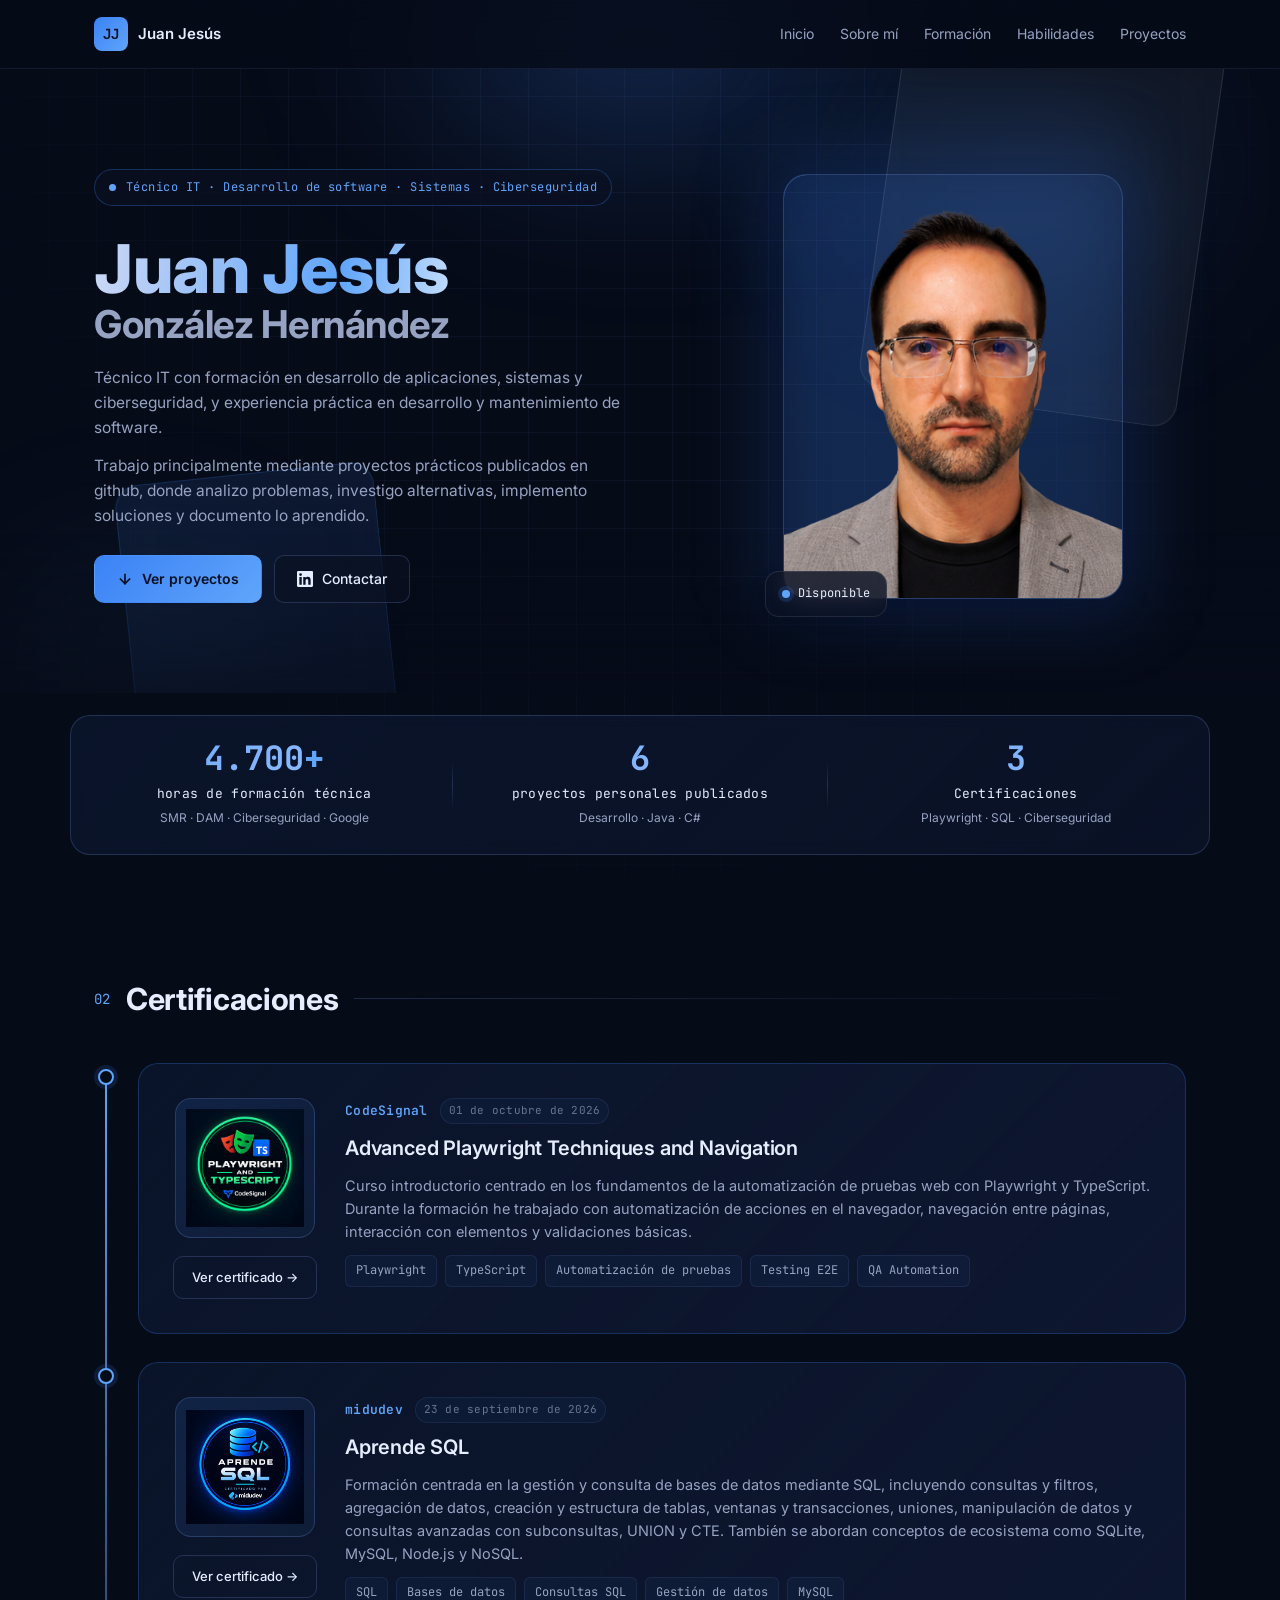
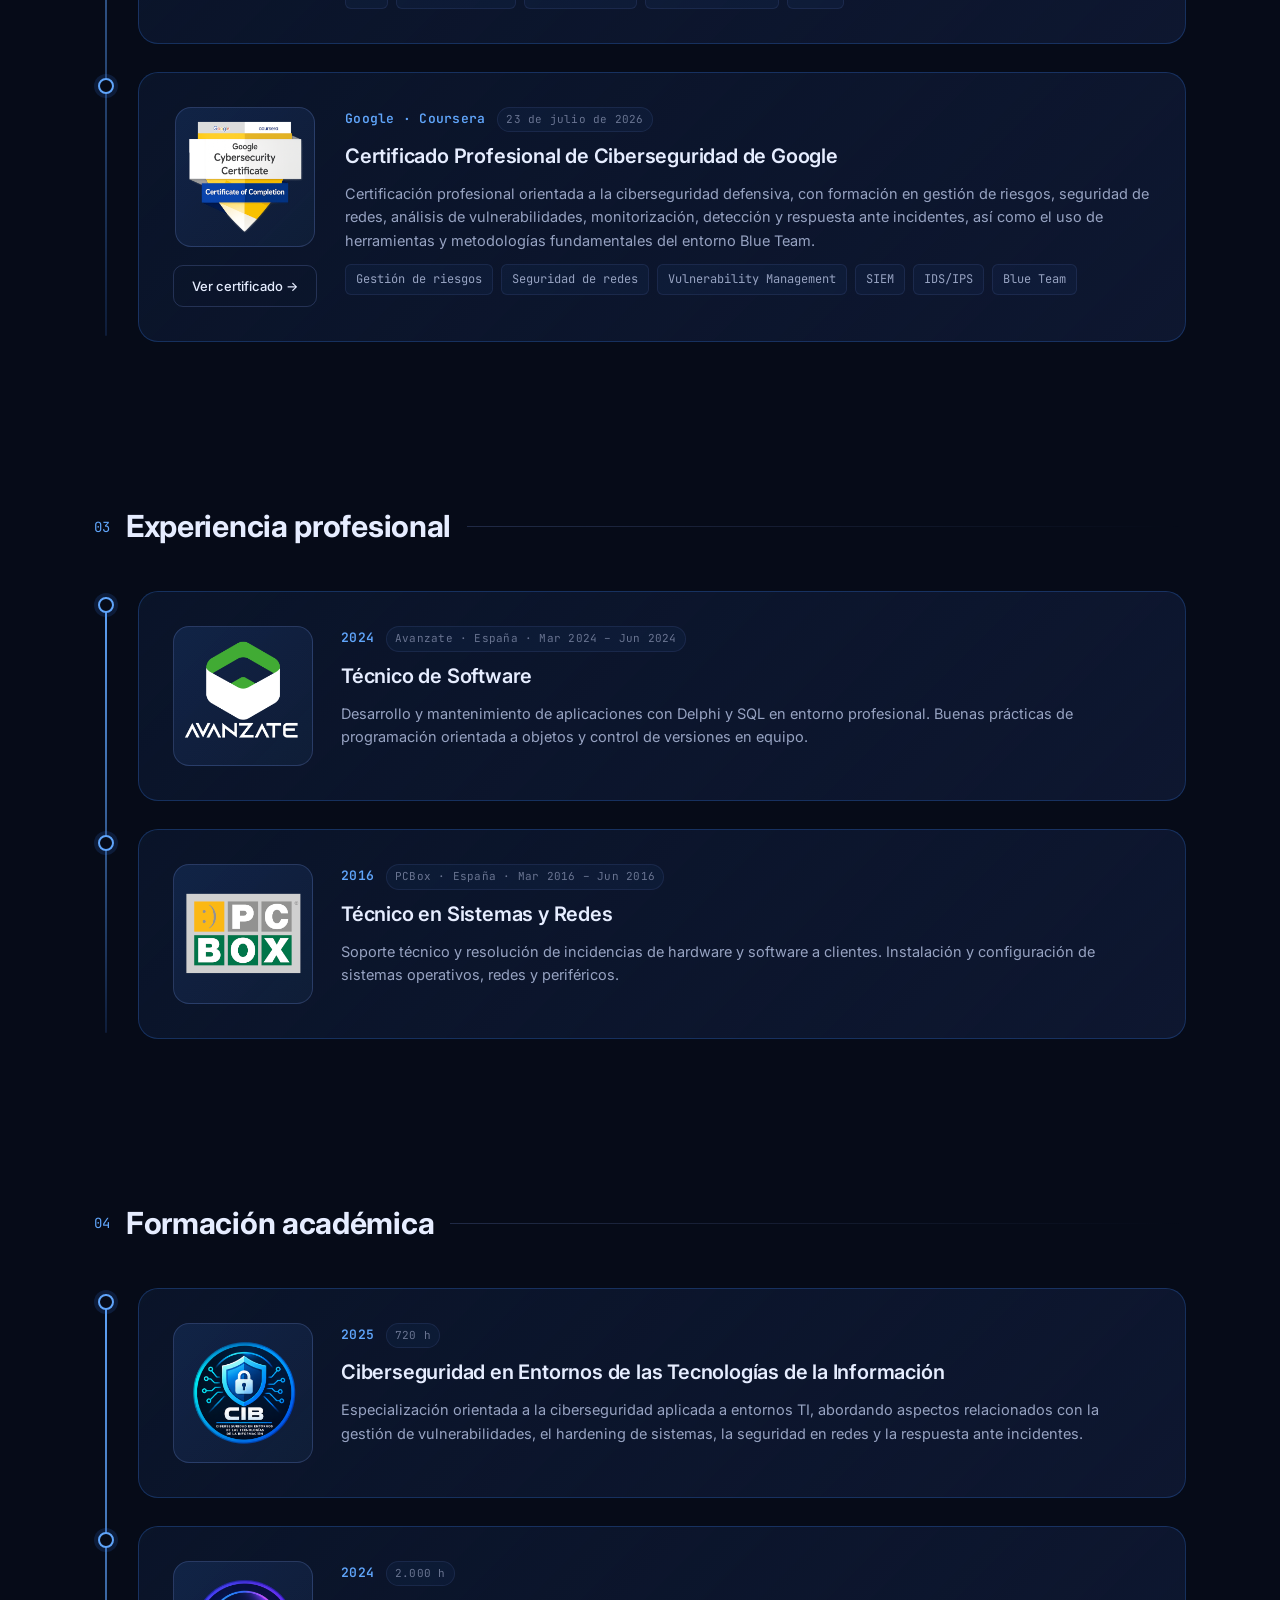
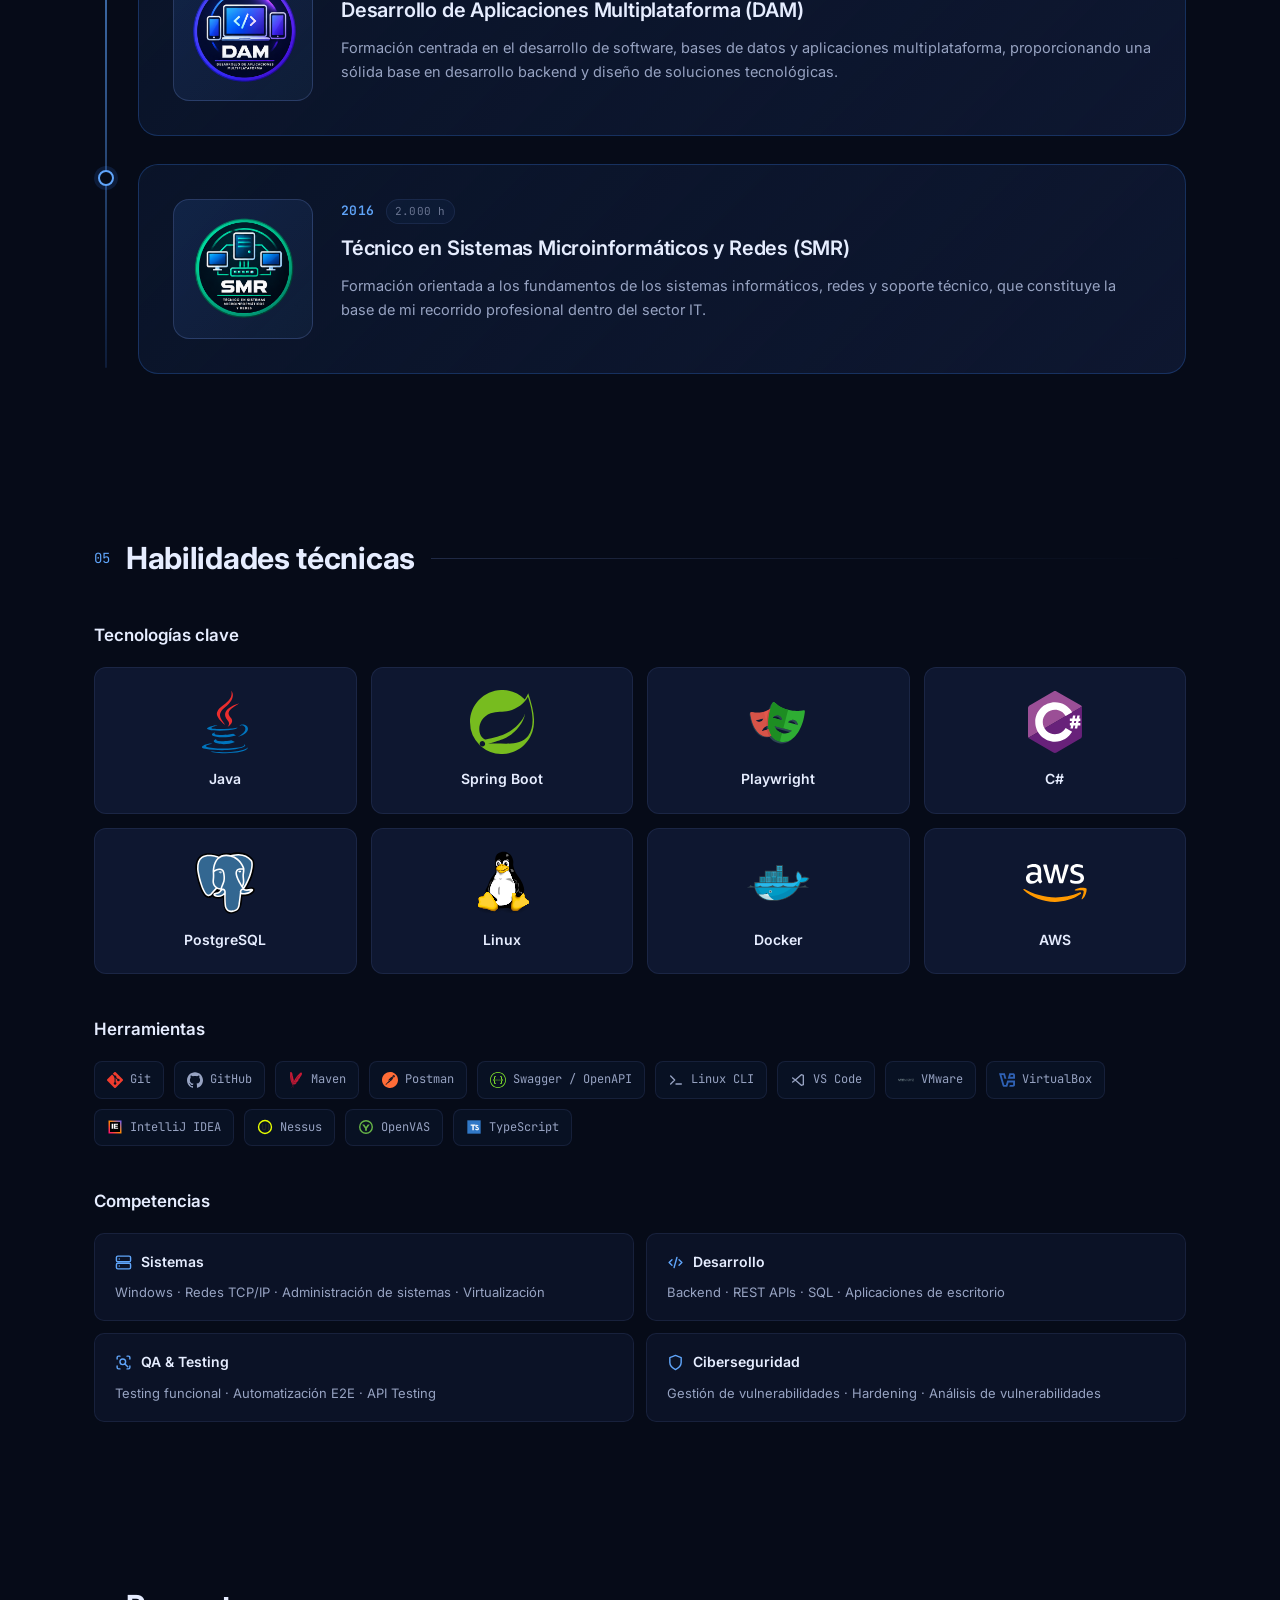
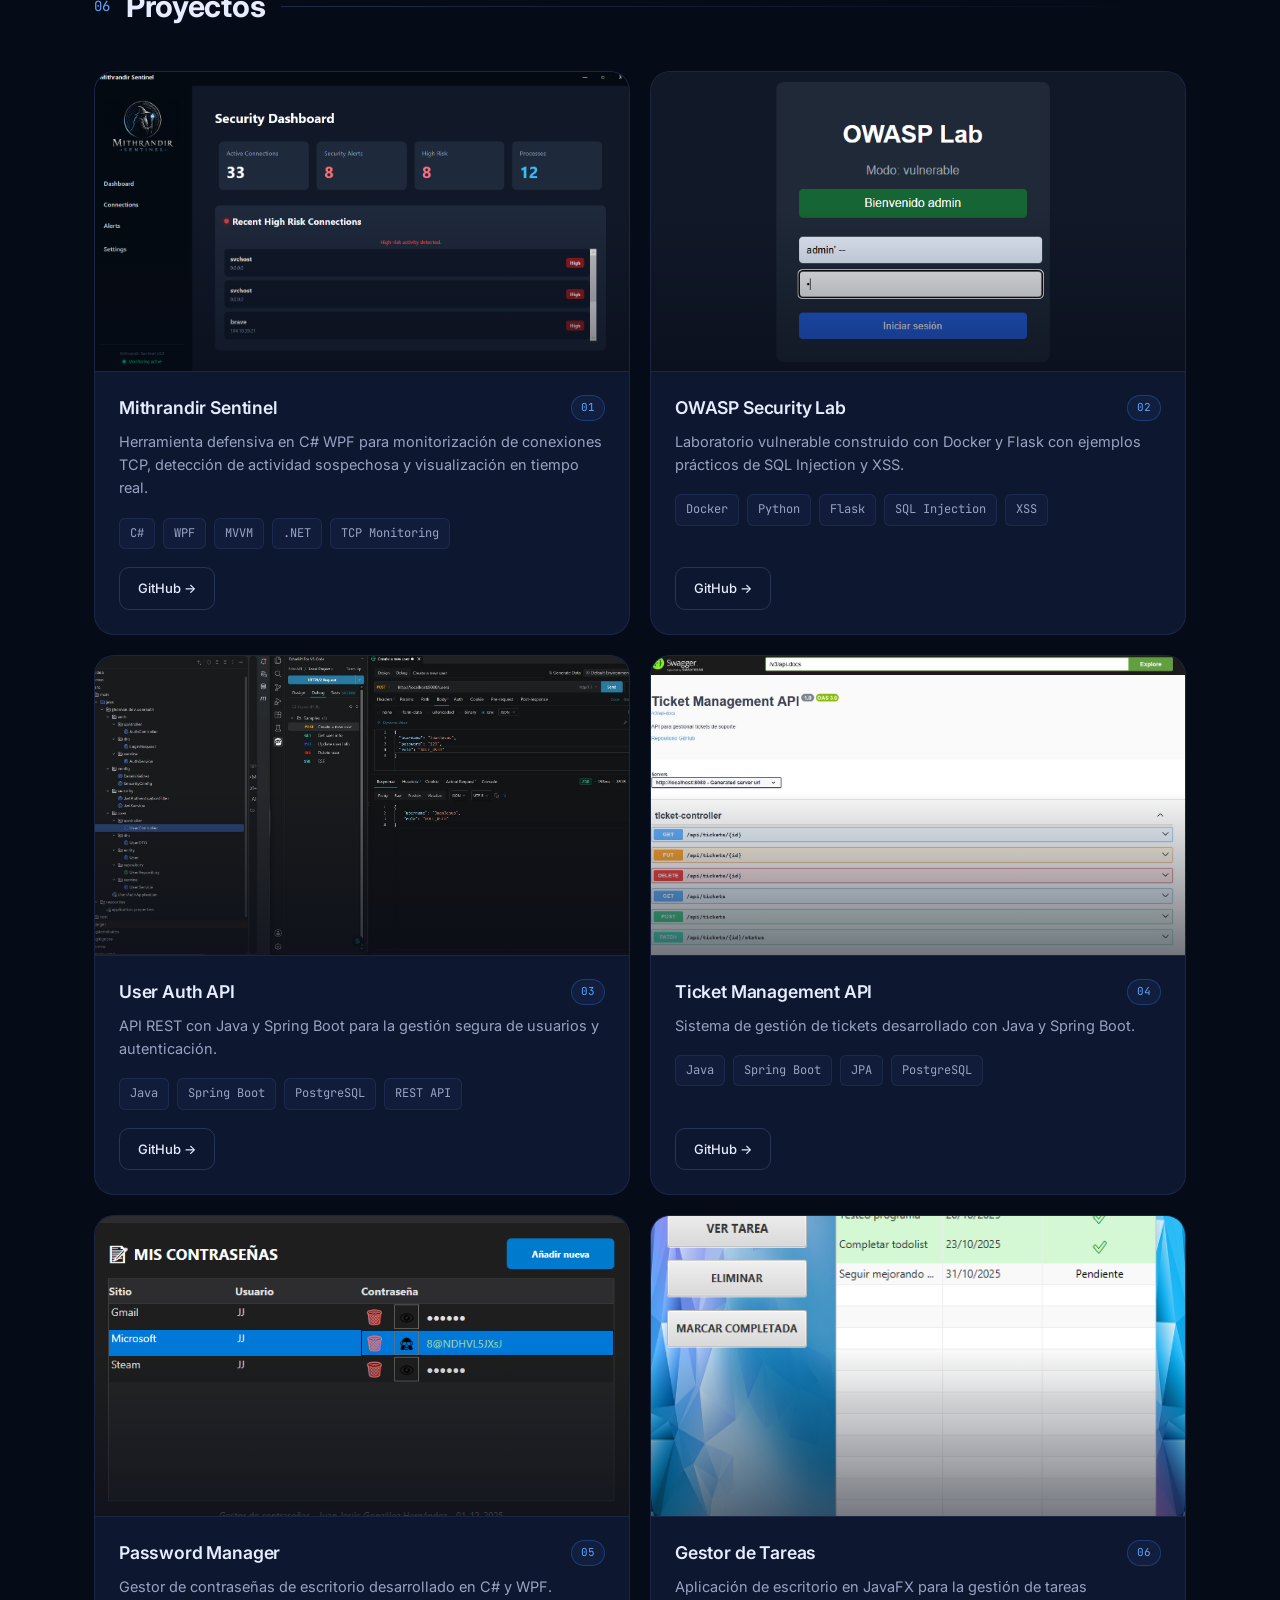
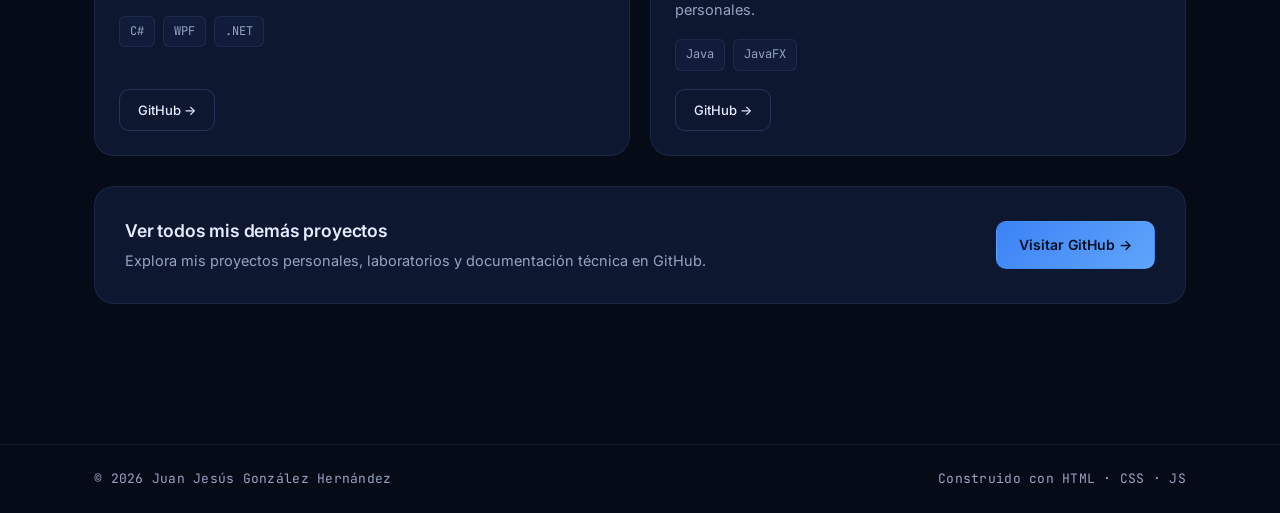
<file: index.html>
<!DOCTYPE html>
<html lang="es">

<head>
  <meta charset="UTF-8" />
  <meta name="viewport" content="width=device-width, initial-scale=1.0" />
  <title>Juan Jesús González Hernández — Portfolio IT</title>
  <meta name="description"
    content="Portfolio profesional de Juan Jesús González Hernández: sistemas, desarrollo, QA y ciberseguridad." />
  <meta property="og:title" content="Juan Jesús González Hernández — Portfolio IT" />
  <meta property="og:description" content="Proyectos y experiencia en sistemas, desarrollo, QA y ciberseguridad." />
  <meta property="og:type" content="website" />
  <meta name="twitter:card" content="summary_large_image" />
  <link rel="preconnect" href="https://fonts.googleapis.com" />
  <link rel="preconnect" href="https://fonts.gstatic.com" crossorigin />
  <link
    href="https://fonts.googleapis.com/css2?family=Inter:wght@400;500;600;700&family=JetBrains+Mono:wght@400;500;700&display=swap"
    rel="stylesheet" />
  <link rel="stylesheet" href="styles.css" />
</head>

<body>

  <div class="bg-grid" aria-hidden="true"></div>
  <div class="bg-glow" aria-hidden="true"></div>

  <!-- NAVBAR -->
  <header class="navbar">
    <div class="container nav-inner">
      <a href="#inicio" class="brand">
        <span class="brand-mark">JJ</span>
        <span class="brand-text">Juan Jesús </span>
      </a>
      <nav class="nav-links" id="navLinks">
        <a href="#inicio">Inicio</a>
        <a href="#sobre-mi">Sobre mí</a>
        <a href="#formacion">Formación</a>
        <a href="#habilidades">Habilidades</a>
        <a href="#proyectos">Proyectos</a>
      </nav>
      <button class="menu-toggle" id="menuToggle" aria-label="Abrir menú">
        <span></span><span></span><span></span>
      </button>
    </div>
  </header>

  <main>
    <!-- HERO -->
    <section id="inicio" class="hero">
      <div class="hero-glow hero-glow-a" aria-hidden="true"></div>
      <div class="hero-glow hero-glow-b" aria-hidden="true"></div>
      <div class="glass-panel glass-a" aria-hidden="true"></div>
      <div class="glass-panel glass-b" aria-hidden="true"></div>

      <div class="container hero-inner">
        <div class="hero-text">

          <span class="hero-badge fade-up d1">
            <span class="hero-badge-dot"></span>
            Técnico IT · Desarrollo de software · Sistemas · Ciberseguridad
          </span>

          <h1 class="fade-up d2">
            <span class="hero-name shimmer-name">Juan Jesús</span>
            <span class="hero-surname">González Hernández</span>
          </h1>

          <p class="hero-desc fade-up d3">
            Técnico IT con formación en desarrollo de aplicaciones, sistemas y ciberseguridad, y experiencia práctica en
            desarrollo y mantenimiento de
            software.
          </p>
          <p class="hero-desc fade-up d3">
            Trabajo principalmente mediante proyectos prácticos publicados en github, donde analizo problemas, investigo
            alternativas, implemento soluciones y documento lo aprendido.
          </p>

          <div class="hero-cta fade-up d5">
            <a href="#proyectos" class="btn btn-primary"><svg xmlns="http://www.w3.org/2000/svg" width="16" height="16"
                viewBox="0 0 24 24" fill="none" stroke="currentColor" stroke-width="2.5" stroke-linecap="round"
                stroke-linejoin="round" aria-hidden="true">
                <path d="M12 5v14" />
                <path d="m19 12-7 7-7-7" />
              </svg>Ver proyectos</a>
            <a href="https://www.linkedin.com/in/juanjesus-gh/" class="btn btn-ghost" target="_blank"
              rel="noopener noreferrer"><svg xmlns="http://www.w3.org/2000/svg" width="16" height="16"
                viewBox="0 0 24 24" fill="currentColor" aria-hidden="true">
                <path
                  d="M20.447 20.452h-3.554v-5.569c0-1.328-.027-3.037-1.852-3.037-1.853 0-2.136 1.445-2.136 2.939v5.667H9.351V9h3.414v1.561h.046c.477-.9 1.637-1.85 3.37-1.85 3.601 0 4.267 2.37 4.267 5.455v6.286zM5.337 7.433a2.062 2.062 0 1 1 0-4.125 2.062 2.062 0 0 1 0 4.125zM7.119 20.452H3.554V9h3.565v11.452zM22.225 0H1.771C.792 0 0 .774 0 1.729v20.542C0 23.227.792 24 1.771 24h20.451C23.2 24 24 23.227 24 22.271V1.729C24 .774 23.2 0 22.225 0z" />
              </svg>Contactar</a>
          </div>
        </div>

        <div class="hero-photo fade-up d3">
          <div class="photo-wrap">
            <div class="photo-glow" aria-hidden="true"></div>
            <div class="photo-frame">
              <img src="img/foto/foto.png" alt="Juan Jesús Hernández"
                onerror="this.style.display='none'; this.parentElement.classList.add('empty');" />
              <div class="photo-placeholder">
                <small>foto.png</small>
              </div>
              <div class="photo-ring" aria-hidden="true"></div>
            </div>
            <div class="photo-chip">
              <div class="photo-chip-row">
                <span class="chip-dot"></span>
                <span class="mono">Disponible</span>
              </div>
            </div>
          </div>
        </div>
      </div>
    </section>

    <!-- STATS BAND -->
    <section class="stats-band" aria-label="Resumen">
      <div class="container stats-inner">
        <div class="stat reveal">
          <div class="stat-value">4.700<span class="stat-plus">+</span></div>
          <div class="stat-label mono">horas de formación técnica</div>
          <div class="stat-sub muted">SMR · DAM · Ciberseguridad · Google</div>
        </div>
        <div class="stat-divider" aria-hidden="true"></div>
        <div class="stat reveal">
          <div class="stat-value">6</div>
          <div class="stat-label mono">proyectos personales publicados</div>
          <div class="stat-sub muted">Desarrollo · Java · C#</div>
        </div>
        <div class="stat-divider" aria-hidden="true"></div>
        <div class="stat reveal">
          <div class="stat-value">3</div>
          <div class="stat-label mono">Certificaciones</div>
          <div class="stat-sub muted">Playwright  · SQL · Ciberseguridad</div>
        </div>
      </div>
    </section>


    <!-- CERTIFICACIONES (timeline) -->
    <section id="certificaciones" class="section">
      <div class="container">

        <div class="section-head reveal">
          <span class="section-num">02</span>
          <h3>Certificaciones</h3>
          <div class="section-line"></div>
        </div>

        <ol class="timeline reveal">

          <li class="timeline-item">
            <div class="timeline-marker" aria-hidden="true"></div>

            <article class="cert-card">


              <!-- IZQUIERDA -->
              <div class="cert-left">

                <div class="cert-badge">
                  <img src="img/titulaciones/badgePlayWright.png" alt="Playwright"
                    onerror="this.style.display='none'; this.parentElement.classList.add('empty');" />
                </div>

                <a class="btn btn-outline"
                  href="https://codesignal.com/learn/certificates/cmugrstel000agm0adjpd6rr4/courses/1014"
                  target="_blank" rel="noopener">
                  Ver certificado →
                </a>

              </div>

              <!-- DERECHA -->
              <div class="cert-body">

                <div class="timeline-meta">
                  <span class="timeline-year mono">
                    CodeSignal
                  </span>

                  <span class="timeline-hours mono">
                    01 de octubre de 2026
                  </span>
                </div>



                <h4>Advanced Playwright Techniques and Navigation</h4>

                <p>
                  Curso introductorio centrado en los fundamentos de la automatización de pruebas web con Playwright y
                  TypeScript. Durante la formación he trabajado con automatización de acciones en el navegador,
                  navegación entre páginas, interacción con elementos y validaciones básicas.
                </p>

                <div class="tags">
                  <span>Playwright </span>
                  <span>TypeScript</span>
                  <span>Automatización de pruebas</span>
                  <span>Testing E2E</span>
                  <span>QA Automation</span>
                </div>

              </div>

            </article>
          </li>

          <li class="timeline-item">
            <div class="timeline-marker" aria-hidden="true"></div>

            <article class="cert-card">

              <!-- IZQUIERDA -->
              <div class="cert-left">

                <div class="cert-badge">
                  <img src="img/titulaciones/badgeAprendeSql.png" alt="Aprende SQL"
                    onerror="this.style.display='none'; this.parentElement.classList.add('empty');" />
                </div>

                <a class="btn btn-outline"
                  href="https://certificados.midudev.com/c6f90cc9-d9d0-483f-ac92-4022c68c5d77.pdf" target="_blank"
                  rel="noopener">
                  Ver certificado →
                </a>

              </div>

              <!-- DERECHA -->
              <div class="cert-body">

                <div class="timeline-meta">
                  <span class="timeline-year mono">
                    midudev
                  </span>

                  <span class="timeline-hours mono">
                    23 de septiembre de 2026
                  </span>
                </div>



                <h4>Aprende SQL</h4>

                <p>
                  Formación centrada en la gestión y consulta de bases de datos mediante SQL, incluyendo consultas y
                  filtros, agregación de datos, creación y estructura de tablas, ventanas y transacciones, uniones,
                  manipulación de datos y consultas avanzadas con subconsultas, UNION y CTE. También se abordan
                  conceptos de
                  ecosistema como SQLite, MySQL, Node.js y NoSQL.
                </p>

                <div class="tags">
                  <span>SQL</span>
                  <span>Bases de datos</span>
                  <span>Consultas SQL</span>
                  <span>Gestión de datos</span>
                  <span>MySQL</span>
                </div>

              </div>

            </article>
          </li>

          <li class="timeline-item">
            <div class="timeline-marker" aria-hidden="true"></div>

            <article class="cert-card">

              <!-- IZQUIERDA -->
              <div class="cert-left">

                <div class="cert-badge">
                  <img src="img/titulaciones/badgeCiberseguridad.png"
                    alt="Badge Certificado de Ciberseguridad de Google"
                    onerror="this.style.display='none'; this.parentElement.classList.add('empty');" />
                </div>

                <a class="btn btn-outline"
                  href="https://www.coursera.org/account/accomplishments/specialization/G2H6KWW2H32B" target="_blank"
                  rel="noopener">
                  Ver certificado →
                </a>

              </div>

              <!-- DERECHA -->
              <div class="cert-body">

                <div class="timeline-meta">
                  <span class="timeline-year mono">
                    Google · Coursera
                  </span>

                  <span class="timeline-hours mono">
                    23 de julio de 2026
                  </span>
                </div>

                <h4>Certificado Profesional de Ciberseguridad de Google</h4>

                <p>
                  Certificación profesional orientada a la ciberseguridad defensiva, con formación en gestión de
                  riesgos,
                  seguridad de redes, análisis de vulnerabilidades, monitorización, detección y respuesta ante
                  incidentes,
                  así como el uso de herramientas y metodologías fundamentales del entorno Blue Team.
                </p>

                <div class="tags">
                  <span>Gestión de riesgos</span>
                  <span>Seguridad de redes</span>
                  <span>Vulnerability Management</span>
                  <span>SIEM</span>
                  <span>IDS/IPS</span>
                  <span>Blue Team</span>
                </div>

              </div>

            </article>
          </li>

        </ol>
      </div>
    </section>

    <!-- EXPERIENCIA PROFESIONAL (timeline) -->
    <section id="experiencia" class="section">
      <div class="container">
        <div class="section-head reveal">
          <span class="section-num">03</span>
          <h3>Experiencia profesional</h3>
          <div class="section-line"></div>
        </div>

        <ol class="timeline reveal">
          <li class="timeline-item">
            <div class="timeline-marker" aria-hidden="true"></div>

            <article class="cert-card">

              <div class="cert-left">
                <div class="cert-badge">
                  <img src="img/experiencia/experiencia_avanzate.png" alt="Logo de Avanzate"
                    onerror="this.style.display='none'; this.parentElement.classList.add('empty');" />
                </div>
              </div>

              <div class="cert-body">
                <div class="timeline-meta">
                  <span class="timeline-year mono">2024</span>
                  <span class="timeline-hours mono">Avanzate · España · Mar 2024 – Jun 2024</span>
                </div>

                <h4>Técnico de Software</h4>

                <p>Desarrollo y mantenimiento de aplicaciones con Delphi y SQL en entorno profesional. Buenas prácticas
                  de programación orientada a objetos y control de versiones en equipo.</p>
              </div>

            </article>
          </li>

          <li class="timeline-item">
            <div class="timeline-marker" aria-hidden="true"></div>

            <article class="cert-card">

              <div class="cert-left">
                <div class="cert-badge">
                  <img src="img/experiencia/experiencia_pcbox.png" alt="Logo de PCBox"
                    onerror="this.style.display='none'; this.parentElement.classList.add('empty');" />
                </div>
              </div>

              <div class="cert-body">
                <div class="timeline-meta">
                  <span class="timeline-year mono">2016</span>
                  <span class="timeline-hours mono">PCBox · España · Mar 2016 – Jun 2016</span>
                </div>

                <h4>Técnico en Sistemas y Redes</h4>

                <p>Soporte técnico y resolución de incidencias de hardware y software a clientes.
                  Instalación y configuración de sistemas operativos, redes y periféricos.</p>
              </div>

            </article>
          </li>

        </ol>
      </div>
    </section>

    <!-- FORMACIÓN ACADÉMICA (timeline) -->
    <section id="formacion" class="section">
      <div class="container">
        <div class="section-head reveal">
          <span class="section-num">04</span>
          <h3>Formación académica</h3>
          <div class="section-line"></div>
        </div>

        <ol class="timeline reveal">
          <li class="timeline-item">
            <div class="timeline-marker" aria-hidden="true"></div>

            <article class="cert-card">

              <div class="cert-left">
                <div class="cert-badge">
                  <img src="img/titulaciones/cib.png"
                    alt="Logo de Ciberseguridad en Entornos de las Tecnologías de la Información"
                    onerror="this.style.display='none'; this.parentElement.classList.add('empty');" />
                </div>
              </div>

              <div class="cert-body">
                <div class="timeline-meta">
                  <span class="timeline-year mono">2025</span>
                  <span class="timeline-hours mono">720 h</span>
                </div>

                <h4>Ciberseguridad en Entornos de las Tecnologías de la Información</h4>

                <p>Especialización orientada a la ciberseguridad aplicada a entornos TI, abordando aspectos
                  relacionados con la gestión de vulnerabilidades, el hardening de sistemas, la seguridad en redes y la
                  respuesta ante incidentes.</p>
              </div>

            </article>
          </li>

          <li class="timeline-item">
            <div class="timeline-marker" aria-hidden="true"></div>

            <article class="cert-card">

              <div class="cert-left">
                <div class="cert-badge">
                  <img src="img/titulaciones/dam.png" alt="Logo de Desarrollo de Aplicaciones Multiplataforma"
                    onerror="this.style.display='none'; this.parentElement.classList.add('empty');" />
                </div>
              </div>

              <div class="cert-body">
                <div class="timeline-meta">
                  <span class="timeline-year mono">2024</span>
                  <span class="timeline-hours mono">2.000 h</span>
                </div>

                <h4>Desarrollo de Aplicaciones Multiplataforma (DAM)</h4>

                <p>Formación centrada en el desarrollo de software, bases de datos y aplicaciones
                  multiplataforma, proporcionando una sólida base en desarrollo backend y diseño de soluciones
                  tecnológicas.</p>
              </div>

            </article>
          </li>

          <li class="timeline-item">
            <div class="timeline-marker" aria-hidden="true"></div>

            <article class="cert-card">

              <div class="cert-left">
                <div class="cert-badge">
                  <img src="img/titulaciones/smr.png  " alt="Logo de Sistemas Microinformáticos y Redes"
                    onerror="this.style.display='none'; this.parentElement.classList.add('empty');" />
                </div>
              </div>

              <div class="cert-body">
                <div class="timeline-meta">
                  <span class="timeline-year mono">2016</span>
                  <span class="timeline-hours mono">2.000 h</span>
                </div>

                <h4>Técnico en Sistemas Microinformáticos y Redes (SMR)</h4>

                <p>Formación orientada a los fundamentos de los sistemas informáticos, redes y soporte técnico, que
                  constituye la base de mi recorrido profesional dentro del sector IT.</p>
              </div>

            </article>
          </li>
        </ol>
      </div>
    </section>

    <!-- HABILIDADES -->
    <section id="habilidades" class="section">
      <div class="container">
        <div class="section-head reveal">
          <span class="section-num">05</span>
          <h3>Habilidades técnicas</h3>
          <div class="section-line"></div>
        </div>

        <div class="skills-group">
          <h4 class="skills-subtitle">Tecnologías clave</h4>
          <div class="stack-strip">
            <div class="stack-tile"><span class="stack-logo"><svg aria-hidden="true" focusable="false"
                  xmlns="http://www.w3.org/2000/svg" viewBox="0 0 128 128">
                  <path fill="#0074BD"
                    d="M47.617 98.12s-4.767 2.774 3.397 3.71c9.892 1.13 14.947.968 25.845-1.092 0 0 2.871 1.795 6.873 3.351-24.439 10.47-55.308-.607-36.115-5.969zm-2.988-13.665s-5.348 3.959 2.823 4.805c10.567 1.091 18.91 1.18 33.354-1.6 0 0 1.993 2.025 5.132 3.131-29.542 8.64-62.446.68-41.309-6.336z" />
                  <path fill="#EA2D2E"
                    d="M69.802 61.271c6.025 6.935-1.58 13.17-1.58 13.17s15.289-7.891 8.269-17.777c-6.559-9.215-11.587-13.792 15.635-29.58 0 .001-42.731 10.67-22.324 34.187z" />
                  <path fill="#0074BD"
                    d="M102.123 108.229s3.529 2.91-3.888 5.159c-14.102 4.272-58.706 5.56-71.094.171-4.451-1.938 3.899-4.625 6.526-5.192 2.739-.593 4.303-.485 4.303-.485-4.953-3.487-32.013 6.85-13.743 9.815 49.821 8.076 90.817-3.637 77.896-9.468zM49.912 70.294s-22.686 5.389-8.033 7.348c6.188.828 18.518.638 30.011-.326 9.39-.789 18.813-2.474 18.813-2.474s-3.308 1.419-5.704 3.053c-23.042 6.061-67.544 3.238-54.731-2.958 10.832-5.239 19.644-4.643 19.644-4.643zm40.697 22.747c23.421-12.167 12.591-23.86 5.032-22.285-1.848.385-2.677.72-2.677.72s.688-1.079 2-1.543c14.953-5.255 26.451 15.503-4.823 23.725 0-.002.359-.327.468-.617z" />
                  <path fill="#EA2D2E"
                    d="M76.491 1.587S89.459 14.563 64.188 34.51c-20.266 16.006-4.621 25.13-.007 35.559-11.831-10.673-20.509-20.07-14.688-28.815C58.041 28.42 81.722 22.195 76.491 1.587z" />
                  <path fill="#0074BD"
                    d="M52.214 126.021c22.476 1.437 57-.8 57.817-11.436 0 0-1.571 4.032-18.577 7.231-19.186 3.612-42.854 3.191-56.887.874 0 .001 2.875 2.381 17.647 3.331z" />
                </svg></span><span>Java</span></div>
            <div class="stack-tile"><span class="stack-logo"><svg aria-hidden="true" focusable="false"
                  xmlns="http://www.w3.org/2000/svg" viewBox="0 0 128 128">
                  <path
                    d="M116.452 6.643a59.104 59.104 0 01-6.837 12.136A64.249 64.249 0 0064.205-.026C28.984-.026 0 28.982 0 64.242a64.316 64.316 0 0019.945 46.562l2.368 2.1a64.22 64.22 0 0041.358 15.122c33.487 0 61.637-26.24 64.021-59.683 1.751-16.371-3.051-37.077-11.24-61.7zM29.067 111.17a5.5 5.5 0 01-4.269 2.034c-3.018 0-5.487-2.484-5.487-5.502 0-3.017 2.485-5.501 5.487-5.501 1.25 0 2.485.433 3.452 1.234 2.351 1.9 2.718 5.384.817 7.735zm87.119-19.238c-15.843 21.122-49.68 14.003-71.376 15.02 0 0-3.852.234-7.721.867 0 0 1.45-.617 3.335-1.334 15.226-5.301 22.43-6.335 31.685-11.086 17.427-8.869 34.654-28.274 38.24-48.463-6.637 19.422-26.75 36.11-45.077 42.895-12.557 4.635-35.238 9.136-35.238 9.136l-.917-.484c-15.442-7.518-15.91-40.977 12.157-51.78 12.291-4.735 24.048-2.134 37.323-5.302 14.175-3.367 30.568-14.004 37.238-27.874 7.471 22.19 16.46 56.932.35 78.405z"
                    fill="#77bc1f" />
                </svg></span><span>Spring Boot</span></div>
            <div class="stack-tile"><span class="stack-logo"><svg aria-hidden="true" focusable="false"
                  viewBox="0 0 128 128" xmlns="http://www.w3.org/2000/svg">
                  <path
                    d="M43.662 70.898c-4.124 1.17-6.829 3.222-8.611 5.272 1.707-1.494 3.993-2.865 7.077-3.739 3.155-.894 5.846-.888 8.069-.459v-1.739c-1.897-.173-4.072-.035-6.536.664ZM34.863 56.28l-15.314 4.035s.279.394.796.92l12.984-3.421s-.184 2.371-1.782 4.492c3.022-2.287 3.316-6.025 3.316-6.025Zm12.819 35.991C26.131 98.076 14.729 73.1 11.277 60.137 9.682 54.153 8.986 49.621 8.8 46.697a4.955 4.955 0 0 1 .011-.794c-1.118.068-1.653.649-1.544 2.328.186 2.923.882 7.454 2.477 13.44 3.45 12.961 14.854 37.937 36.405 32.132 4.691-1.264 8.215-3.565 10.86-6.504-2.438 2.202-5.49 3.937-9.327 4.972Zm4.05-51.276v1.534h8.453c-.173-.543-.348-1.032-.522-1.534h-7.932Z"
                    fill="#2D4552" />
                  <path
                    d="M62.074 53.627c3.802 1.08 5.812 3.745 6.875 6.104l4.239 1.204s-.578-8.255-8.045-10.376c-6.985-1.985-11.284 3.881-11.807 4.64 2.032-1.448 4.999-2.633 8.738-1.572Zm33.741 6.142c-6.992-1.994-11.289 3.884-11.804 4.633 2.034-1.446 4.999-2.632 8.737-1.566 3.796 1.081 5.804 3.743 6.87 6.104l4.245 1.208s-.588-8.257-8.048-10.379Zm-4.211 21.766-35.261-9.858s.382 1.935 1.846 4.441l29.688 8.3c2.444-1.414 3.726-2.883 3.726-2.883Zm-24.446 21.218c-27.92-7.485-24.544-43.059-20.027-59.916 1.86-6.947 3.772-12.11 5.358-15.572-.946-.195-1.73.304-2.504 1.878-1.684 3.415-3.837 8.976-5.921 16.76-4.516 16.857-7.892 52.429 20.027 59.914 13.159 3.525 23.411-1.833 31.053-10.247-7.254 6.57-16.515 10.253-27.986 7.182Z"
                    fill="#2D4552" />
                  <path
                    d="M51.732 83.935v-7.179l-19.945 5.656s1.474-8.563 11.876-11.514c3.155-.894 5.846-.888 8.069-.459V40.995h9.987c-1.087-3.36-2.139-5.947-3.023-7.744-1.461-2.975-2.96-1.003-6.361 1.842-2.396 2.001-8.45 6.271-17.561 8.726-9.111 2.457-16.476 1.805-19.55 1.273-4.357-.752-6.636-1.708-6.422 1.605.186 2.923.882 7.455 2.477 13.44 3.45 12.962 14.854 37.937 36.405 32.132 5.629-1.517 9.603-4.515 12.357-8.336h-8.309v.002Zm-32.185-23.62 15.316-4.035s-.446 5.892-6.188 7.405c-5.743 1.512-9.128-3.371-9.128-3.371Z"
                    fill="#E2574C" />
                  <path
                    d="M109.372 41.336c-3.981.698-13.532 1.567-25.336-1.596-11.807-3.162-19.64-8.692-22.744-11.292-4.4-3.685-6.335-6.246-8.24-2.372-1.684 3.417-3.837 8.977-5.921 16.762-4.516 16.857-7.892 52.429 20.027 59.914 27.912 7.479 42.772-25.017 47.289-41.875 2.084-7.783 2.998-13.676 3.25-17.476.287-4.305-2.67-3.055-8.324-2.064ZM53.28 55.282s4.4-6.843 11.862-4.722c7.467 2.121 8.045 10.376 8.045 10.376L53.28 55.282Zm18.215 30.706c-13.125-3.845-15.15-14.311-15.15-14.311l35.259 9.858c0-.002-7.117 8.25-20.109 4.453Zm12.466-21.51s4.394-6.838 11.854-4.711c7.46 2.124 8.048 10.379 8.048 10.379l-19.902-5.668Z"
                    fill="#2EAD33" />
                  <path
                    d="M44.762 78.733 31.787 82.41s1.41-8.029 10.968-11.212l-7.347-27.573-.635.193c-9.111 2.457-16.476 1.805-19.55 1.273-4.357-.751-6.636-1.708-6.422 1.606.186 2.923.882 7.454 2.477 13.44 3.45 12.961 14.854 37.937 36.405 32.132l.635-.199-3.555-13.337ZM19.548 60.315l15.316-4.035s-.446 5.892-6.188 7.405c-5.743 1.512-9.128-3.371-9.128-3.371Z"
                    fill="#D65348" />
                  <path
                    d="m72.086 86.132-.594-.144c-13.125-3.844-15.15-14.311-15.15-14.311l18.182 5.082L84.15 39.77l-.116-.031c-11.807-3.162-19.64-8.692-22.744-11.292-4.4-3.685-6.335-6.246-8.24-2.372-1.682 3.417-3.836 8.977-5.92 16.762-4.516 16.857-7.892 52.429 20.027 59.914l.572.129 4.357-16.748Zm-18.807-30.85s4.4-6.843 11.862-4.722c7.467 2.121 8.045 10.376 8.045 10.376l-19.907-5.654Z"
                    fill="#1D8D22" />
                  <path
                    d="m45.423 78.544-3.48.988c.822 4.634 2.271 9.082 4.545 13.011.396-.087.788-.163 1.192-.273a25.224 25.224 0 0 0 2.98-1.023c-2.541-3.771-4.222-8.114-5.237-12.702Zm-1.359-32.64c-1.788 6.674-3.388 16.28-2.948 25.915a20.061 20.061 0 0 1 2.546-.923l.644-.144c-.785-10.292.912-20.78 2.825-27.915a139.404 139.404 0 0 1 1.455-5.05 45.171 45.171 0 0 1-2.578 1.53 132.234 132.234 0 0 0-1.944 6.587Z"
                    fill="#C04B41" />
                </svg></span><span>Playwright</span></div>
            <div class="stack-tile"><span class="stack-logo"><svg aria-hidden="true" focusable="false"
                  xmlns="http://www.w3.org/2000/svg" viewBox="0 0 128 128">
                  <path fill="#9B4F96"
                    d="M115.4 30.7L67.1 2.9c-.8-.5-1.9-.7-3.1-.7-1.2 0-2.3.3-3.1.7l-48 27.9c-1.7 1-2.9 3.5-2.9 5.4v55.7c0 1.1.2 2.4 1 3.5l106.8-62c-.6-1.2-1.5-2.1-2.4-2.7z" />
                  <path fill="#68217A"
                    d="M10.7 95.3c.5.8 1.2 1.5 1.9 1.9l48.2 27.9c.8.5 1.9.7 3.1.7 1.2 0 2.3-.3 3.1-.7l48-27.9c1.7-1 2.9-3.5 2.9-5.4V36.1c0-.9-.1-1.9-.6-2.8l-106.6 62z" />
                  <path fill="#fff"
                    d="M85.3 76.1C81.1 83.5 73.1 88.5 64 88.5c-13.5 0-24.5-11-24.5-24.5s11-24.5 24.5-24.5c9.1 0 17.1 5 21.3 12.5l13-7.5c-6.8-11.9-19.6-20-34.3-20-21.8 0-39.5 17.7-39.5 39.5s17.7 39.5 39.5 39.5c14.6 0 27.4-8 34.2-19.8l-12.9-7.6zM97 66.2l.9-4.3h-4.2v-4.7h5.1L100 51h4.9l-1.2 6.1h3.8l1.2-6.1h4.8l-1.2 6.1h2.4v4.7h-3.3l-.9 4.3h4.2v4.7h-5.1l-1.2 6h-4.9l1.2-6h-3.8l-1.2 6h-4.8l1.2-6h-2.4v-4.7H97zm4.8 0h3.8l.9-4.3h-3.8l-.9 4.3z" />
                </svg></span><span>C#</span></div>

            <div class="stack-tile"><span class="stack-logo"><svg aria-hidden="true" focusable="false"
                  xmlns="http://www.w3.org/2000/svg" viewBox="0 0 128 128">
                  <path
                    d="M93.809 92.112c.785-6.533.55-7.492 5.416-6.433l1.235.108c3.742.17 8.637-.602 11.513-1.938 6.191-2.873 9.861-7.668 3.758-6.409-13.924 2.873-14.881-1.842-14.881-1.842 14.703-21.815 20.849-49.508 15.543-56.287-14.47-18.489-39.517-9.746-39.936-9.52l-.134.025c-2.751-.571-5.83-.912-9.289-.968-6.301-.104-11.082 1.652-14.709 4.402 0 0-44.683-18.409-42.604 23.151.442 8.841 12.672 66.898 27.26 49.362 5.332-6.412 10.484-11.834 10.484-11.834 2.558 1.699 5.622 2.567 8.834 2.255l.249-.212c-.078.796-.044 1.575.099 2.497-3.757 4.199-2.653 4.936-10.166 6.482-7.602 1.566-3.136 4.355-.221 5.084 3.535.884 11.712 2.136 17.238-5.598l-.22.882c1.474 1.18 1.375 8.477 1.583 13.69.209 5.214.558 10.079 1.621 12.948 1.063 2.868 2.317 10.256 12.191 8.14 8.252-1.764 14.561-4.309 15.136-27.985" />
                  <path
                    d="M75.458 125.256c-4.367 0-7.211-1.689-8.938-3.32-2.607-2.46-3.641-5.629-4.259-7.522l-.267-.79c-1.244-3.358-1.666-8.193-1.916-14.419-.038-.935-.064-1.898-.093-2.919-.021-.747-.047-1.684-.085-2.664a18.8 18.8 0 01-4.962 1.568c-3.079.526-6.389.356-9.84-.507-2.435-.609-4.965-1.871-6.407-3.82-4.203 3.681-8.212 3.182-10.396 2.453-3.853-1.285-7.301-4.896-10.542-11.037-2.309-4.375-4.542-10.075-6.638-16.943-3.65-11.96-5.969-24.557-6.175-28.693C4.292 23.698 7.777 14.44 15.296 9.129 27.157.751 45.128 5.678 51.68 7.915c4.402-2.653 9.581-3.944 15.433-3.851 3.143.051 6.136.327 8.916.823 2.9-.912 8.628-2.221 15.185-2.139 12.081.144 22.092 4.852 28.949 13.615 4.894 6.252 2.474 19.381.597 26.651-2.642 10.226-7.271 21.102-12.957 30.57 1.544.011 3.781-.174 6.961-.831 6.274-1.295 8.109 2.069 8.607 3.575 1.995 6.042-6.677 10.608-9.382 11.864-3.466 1.609-9.117 2.589-13.745 2.377l-.202-.013-1.216-.107-.12 1.014-.116.991c-.311 11.999-2.025 19.598-5.552 24.619-3.697 5.264-8.835 6.739-13.361 7.709-1.544.33-2.947.474-4.219.474zm-9.19-43.671c2.819 2.256 3.066 6.501 3.287 14.434.028.99.054 1.927.089 2.802.106 2.65.355 8.855 1.327 11.477.137.371.26.747.39 1.146 1.083 3.316 1.626 4.979 6.309 3.978 3.931-.843 5.952-1.599 7.534-3.851 2.299-3.274 3.585-9.86 3.821-19.575l4.783.116-4.75-.57.14-1.186c.455-3.91.783-6.734 3.396-8.602 2.097-1.498 4.486-1.353 6.389-1.01-2.091-1.58-2.669-3.433-2.823-4.193l-.399-1.965 1.121-1.663c6.457-9.58 11.781-21.354 14.609-32.304 2.906-11.251 2.02-17.226 1.134-18.356-11.729-14.987-32.068-8.799-34.192-8.097l-.359.194-1.8.335-.922-.191c-2.542-.528-5.366-.82-8.393-.869-4.756-.08-8.593 1.044-11.739 3.431l-2.183 1.655-2.533-1.043c-5.412-2.213-21.308-6.662-29.696-.721-4.656 3.298-6.777 9.76-6.305 19.207.156 3.119 2.275 14.926 5.771 26.377 4.831 15.825 9.221 21.082 11.054 21.693.32.108 1.15-.537 1.976-1.529a270.708 270.708 0 0110.694-12.07l2.77-2.915 3.349 2.225c1.35.897 2.839 1.406 4.368 1.502l7.987-6.812-1.157 11.808c-.026.265-.039.626.065 1.296l.348 2.238-1.51 1.688-.174.196 4.388 2.025 1.836-2.301z" />
                  <path fill="#336791"
                    d="M115.731 77.44c-13.925 2.873-14.882-1.842-14.882-1.842 14.703-21.816 20.849-49.51 15.545-56.287C101.924.823 76.875 9.566 76.457 9.793l-.135.024c-2.751-.571-5.83-.911-9.291-.967-6.301-.103-11.08 1.652-14.707 4.402 0 0-44.684-18.408-42.606 23.151.442 8.842 12.672 66.899 27.26 49.363 5.332-6.412 10.483-11.834 10.483-11.834 2.559 1.699 5.622 2.567 8.833 2.255l.25-.212c-.078.796-.042 1.575.1 2.497-3.758 4.199-2.654 4.936-10.167 6.482-7.602 1.566-3.136 4.355-.22 5.084 3.534.884 11.712 2.136 17.237-5.598l-.221.882c1.473 1.18 2.507 7.672 2.334 13.557-.174 5.885-.29 9.926.871 13.082 1.16 3.156 2.316 10.256 12.192 8.14 8.252-1.768 12.528-6.351 13.124-13.995.422-5.435 1.377-4.631 1.438-9.49l.767-2.3c.884-7.367.14-9.743 5.225-8.638l1.235.108c3.742.17 8.639-.602 11.514-1.938 6.19-2.871 9.861-7.667 3.758-6.408z" />
                  <path fill="#fff"
                    d="M75.957 122.307c-8.232 0-10.84-6.519-11.907-9.185-1.562-3.907-1.899-19.069-1.551-31.503a1.59 1.59 0 011.64-1.55 1.594 1.594 0 011.55 1.639c-.401 14.341.168 27.337 1.324 30.229 1.804 4.509 4.54 8.453 12.275 6.796 7.343-1.575 10.093-4.359 11.318-11.46.94-5.449 2.799-20.951 3.028-24.01a1.593 1.593 0 011.71-1.472 1.597 1.597 0 011.472 1.71c-.239 3.185-2.089 18.657-3.065 24.315-1.446 8.387-5.185 12.191-13.794 14.037-1.463.313-2.792.453-4 .454zM31.321 90.466a6.71 6.71 0 01-2.116-.35c-5.347-1.784-10.44-10.492-15.138-25.885-3.576-11.717-5.842-23.947-6.041-27.922-.589-11.784 2.445-20.121 9.02-24.778 13.007-9.216 34.888-.44 35.813-.062a1.596 1.596 0 01-1.207 2.955c-.211-.086-21.193-8.492-32.768-.285-5.622 3.986-8.203 11.392-7.672 22.011.167 3.349 2.284 15.285 5.906 27.149 4.194 13.742 8.967 22.413 13.096 23.79.648.216 2.62.873 5.439-2.517A245.272 245.272 0 0145.88 73.046a1.596 1.596 0 012.304 2.208c-.048.05-4.847 5.067-10.077 11.359-2.477 2.979-4.851 3.853-6.786 3.853zm69.429-13.445a1.596 1.596 0 01-1.322-2.487c14.863-22.055 20.08-48.704 15.612-54.414-5.624-7.186-13.565-10.939-23.604-11.156-7.433-.16-13.341 1.738-14.307 2.069l-.243.099c-.971.305-1.716-.227-1.997-.849a1.6 1.6 0 01.631-2.025c.046-.027.192-.089.429-.176l-.021.006.021-.007c1.641-.601 7.639-2.4 15.068-2.315 11.108.118 20.284 4.401 26.534 12.388 2.957 3.779 2.964 12.485.019 23.887-3.002 11.625-8.651 24.118-15.497 34.277-.306.457-.81.703-1.323.703zm.76 10.21c-2.538 0-4.813-.358-6.175-1.174-1.4-.839-1.667-1.979-1.702-2.584-.382-6.71 3.32-7.878 5.208-8.411-.263-.398-.637-.866-1.024-1.349-1.101-1.376-2.609-3.26-3.771-6.078-.182-.44-.752-1.463-1.412-2.648-3.579-6.418-11.026-19.773-6.242-26.612 2.214-3.165 6.623-4.411 13.119-3.716C97.6 28.837 88.5 10.625 66.907 10.271c-6.494-.108-11.82 1.889-15.822 5.93-8.96 9.049-8.636 25.422-8.631 25.586a1.595 1.595 0 11-3.19.084c-.02-.727-.354-17.909 9.554-27.916C53.455 9.272 59.559 6.96 66.96 7.081c13.814.227 22.706 7.25 27.732 13.101 5.479 6.377 8.165 13.411 8.386 15.759.165 1.746-1.088 2.095-1.341 2.147l-.576.013c-6.375-1.021-10.465-.312-12.156 2.104-3.639 5.201 3.406 17.834 6.414 23.229.768 1.376 1.322 2.371 1.576 2.985.988 2.396 2.277 4.006 3.312 5.3.911 1.138 1.7 2.125 1.982 3.283.131.23 1.99 2.98 13.021.703 2.765-.57 4.423-.083 4.93 1.45.997 3.015-4.597 6.532-7.694 7.97-2.775 1.29-7.204 2.106-11.036 2.106zm-4.696-4.021c.35.353 2.101.962 5.727.806 3.224-.138 6.624-.839 8.664-1.786 2.609-1.212 4.351-2.567 5.253-3.492l-.5.092c-7.053 1.456-12.042 1.262-14.828-.577a6.162 6.162 0 01-.54-.401c-.302.119-.581.197-.78.253-1.58.443-3.214.902-2.996 5.105zm-45.562 8.915c-1.752 0-3.596-.239-5.479-.71-1.951-.488-5.24-1.957-5.19-4.37.057-2.707 3.994-3.519 5.476-3.824 5.354-1.103 5.703-1.545 7.376-3.67.488-.619 1.095-1.39 1.923-2.314 1.229-1.376 2.572-2.073 3.992-2.073.989 0 1.8.335 2.336.558 1.708.708 3.133 2.42 3.719 4.467.529 1.847.276 3.625-.71 5.006-3.237 4.533-7.886 6.93-13.443 6.93zm-7.222-4.943c.481.372 1.445.869 2.518 1.137 1.631.408 3.213.615 4.705.615 4.546 0 8.196-1.882 10.847-5.594.553-.774.387-1.757.239-2.274-.31-1.083-1.08-2.068-1.873-2.397-.43-.178-.787-.314-1.115-.314-.176 0-.712 0-1.614 1.009a41.146 41.146 0 00-1.794 2.162c-2.084 2.646-3.039 3.544-9.239 4.821-1.513.31-2.289.626-2.674.835zm12.269-7.36a1.596 1.596 0 01-1.575-1.354 8.218 8.218 0 01-.08-.799c-4.064-.076-7.985-1.82-10.962-4.926-3.764-3.927-5.477-9.368-4.699-14.927.845-6.037.529-11.366.359-14.229-.047-.796-.081-1.371-.079-1.769.003-.505.013-1.844 4.489-4.113 1.592-.807 4.784-2.215 8.271-2.576 5.777-.597 9.585 1.976 10.725 7.246 3.077 14.228.244 20.521-1.825 25.117-.385.856-.749 1.664-1.04 2.447l-.257.69c-1.093 2.931-2.038 5.463-1.748 7.354a1.595 1.595 0 01-1.335 1.819l-.244.02zM42.464 42.26l.062 1.139c.176 2.974.504 8.508-.384 14.86-.641 4.585.759 9.06 3.843 12.276 2.437 2.542 5.644 3.945 8.94 3.945h.068c.369-1.555.982-3.197 1.642-4.966l.255-.686c.329-.884.714-1.74 1.122-2.646 1.991-4.424 4.47-9.931 1.615-23.132-.565-2.615-1.936-4.128-4.189-4.627-4.628-1.022-11.525 2.459-12.974 3.837zm9.63-.677c-.08.564 1.033 2.07 2.485 2.271 1.449.203 2.689-.975 2.768-1.539.079-.564-1.033-1.186-2.485-1.388-1.451-.202-2.691.092-2.768.656zm2.818 2.826l-.407-.028c-.9-.125-1.81-.692-2.433-1.518-.219-.29-.576-.852-.505-1.354.101-.736.999-1.177 2.4-1.177.313 0 .639.023.967.069.766.106 1.477.327 2.002.62.91.508.977 1.075.936 1.368-.112.813-1.405 2.02-2.96 2.02zm-2.289-2.732c.045.348.907 1.496 2.029 1.651l.261.018c1.036 0 1.81-.815 1.901-1.082-.096-.182-.762-.634-2.025-.81a5.823 5.823 0 00-.821-.059c-.812 0-1.243.183-1.345.282zm43.605-1.245c.079.564-1.033 2.07-2.484 2.272-1.45.202-2.691-.975-2.771-1.539-.076-.564 1.036-1.187 2.486-1.388 1.45-.203 2.689.092 2.769.655zm-2.819 2.56c-1.396 0-2.601-1.086-2.7-1.791-.115-.846 1.278-1.489 2.712-1.688.316-.044.629-.066.93-.066 1.238 0 2.058.363 2.14.949.053.379-.238.964-.739 1.492-.331.347-1.026.948-1.973 1.079l-.37.025zm.943-3.013c-.276 0-.564.021-.856.061-1.441.201-2.301.779-2.259 1.089.048.341.968 1.332 2.173 1.332l.297-.021c.787-.109 1.378-.623 1.66-.919.443-.465.619-.903.598-1.052-.028-.198-.56-.49-1.613-.49zm3.965 32.843a1.594 1.594 0 01-1.324-2.483c3.398-5.075 2.776-10.25 2.175-15.255-.257-2.132-.521-4.337-.453-6.453.07-2.177.347-3.973.614-5.71.317-2.058.617-4.002.493-6.31a1.595 1.595 0 113.186-.172c.142 2.638-.197 4.838-.525 6.967-.253 1.643-.515 3.342-.578 5.327-.061 1.874.178 3.864.431 5.97.64 5.322 1.365 11.354-2.691 17.411a1.596 1.596 0 01-1.328.708z" />
                </svg></span><span>PostgreSQL</span></div>
            <div class="stack-tile"><span class="stack-logo"><svg aria-hidden="true" focusable="false"
                  xmlns="http://www.w3.org/2000/svg" viewBox="0 0 128 128">
                  <radialGradient id="linux-original-a" cx="-992.915" cy="-952.952" r="43.267"
                    gradientTransform="matrix(.7 0 0 .35 782.303 444.575)" gradientUnits="userSpaceOnUse">
                    <stop offset="0" stop-opacity=".502" />
                    <stop offset="1" stop-opacity="0" />
                  </radialGradient>
                  <path fill="url(#linux-original-a)"
                    d="M117.641 111.137c0 8.362-13.557 15.14-30.28 15.14-16.722 0-30.279-6.778-30.279-15.14s13.556-15.14 30.278-15.14c16.723.001 30.281 6.779 30.281 15.14z" />
                  <radialGradient id="linux-original-b" cx="-770.661" cy="-951.636" r="43.267"
                    gradientTransform="matrix(.719 0 0 .35 595.327 443.952)" gradientUnits="userSpaceOnUse">
                    <stop offset="0" stop-opacity=".502" />
                    <stop offset="1" stop-opacity="0" />
                  </radialGradient>
                  <path fill="url(#linux-original-b)"
                    d="M72.546 110.974c0 8.362-13.921 15.14-31.094 15.14s-31.093-6.778-31.093-15.14c0-8.361 13.921-15.14 31.093-15.14 17.173 0 31.094 6.779 31.094 15.14z" />
                  <path
                    d="M108.095 81.343c-1.534 6.324-9.322 19.527-13.459 25.338-4.138 5.835-3.626 11.089-11.275 9.043-7.625-2.045-9.763-1.673-17.644-1.208-7.833.464-6.137-.233-11.042 1.976-4.882 2.208-21.27-26.78-22.595-32.173-1.301-5.393-1.93-4.743 1.464-10.577 3.395-5.834 3.883-11.6 8.368-18.667 4.487-7.09 9.671-10.693 9.299-16.109-1.464-20.108-2.626-30.15 6.301-34.8 8.507-4.417 15.621-1.79 18.434-.279 1.208.651 3.673 1.906 5.509 4.115 1.836 2.162 3.487 5.44 4.417 9.577 1.906 8.299-.791 5.556 1.371 15.064 2.139 9.484 6.485 14.133 11.787 21.642 5.299 7.508 10.832 19.898 9.065 27.058z" />
                  <path fill="#666"
                    d="M57.644 32.088c1.394-.558 1.16-.632 2.089-2.655.744-1.557 1.398-2.227 1.375-4.598 0-2.325-.722-3.115-1.814-4.626-1.045-1.441-2.719-1.511-3.765-1.325-.604.093-1.395.86-1.93 2-.348.767-.628 1.744-.651 2.766-.07 2.743.163 3.79.791 5.649.743 2.185 2.556 3.325 3.905 2.789z" />
                  <path fill="#6D6D6D"
                    d="M57.644 32.08c1.385-.554 1.15-.631 2.074-2.641.739-1.547 1.392-2.215 1.379-4.573.009-2.309-.698-3.133-1.771-4.585-1.065-1.403-2.705-1.456-3.743-1.276-.619.091-1.406.829-1.95 1.927a6.637 6.637 0 00-.673 2.755c-.068 2.724.176 3.775.794 5.624.732 2.173 2.55 3.3 3.89 2.769z" />
                  <path fill="#757575"
                    d="M57.644 32.071c1.376-.551 1.141-.629 2.059-2.626.735-1.537 1.387-2.202 1.384-4.547.017-2.294-.676-3.15-1.731-4.544-1.082-1.364-2.688-1.401-3.719-1.227-.633.089-1.417.798-1.969 1.854-.401.725-.675 1.713-.698 2.745-.067 2.706.191 3.761.798 5.598.721 2.16 2.545 3.275 3.876 2.747z" />
                  <path fill="#7C7C7C"
                    d="M57.644 32.063c1.367-.547 1.132-.628 2.044-2.611.729-1.528 1.381-2.191 1.389-4.522.026-2.278-.653-3.167-1.69-4.503-1.099-1.325-2.673-1.345-3.695-1.178-.648.088-1.429.769-1.989 1.783-.427.703-.697 1.697-.72 2.733-.066 2.687.205 3.747.802 5.573.707 2.147 2.537 3.248 3.859 2.725z" />
                  <path fill="#848484"
                    d="M57.644 32.054c1.359-.544 1.123-.627 2.028-2.598.726-1.518 1.378-2.179 1.395-4.497.034-2.263-.629-3.185-1.649-4.462-1.117-1.287-2.658-1.29-3.672-1.129-.662.086-1.44.737-2.01 1.709-.453.683-.721 1.682-.744 2.723-.064 2.668.22 3.732.808 5.548.694 2.137 2.531 3.227 3.844 2.706z" />
                  <path fill="#8C8C8C"
                    d="M57.644 32.046c1.35-.54 1.113-.626 2.013-2.583.721-1.507 1.373-2.167 1.4-4.472.043-2.248-.608-3.202-1.609-4.422-1.134-1.248-2.643-1.235-3.649-1.08-.676.085-1.45.707-2.029 1.637-.479.662-.744 1.667-.766 2.712-.063 2.65.233 3.718.81 5.522.683 2.125 2.526 3.203 3.83 2.686z" />
                  <path fill="#939393"
                    d="M57.644 32.037c1.34-.536 1.104-.624 1.998-2.569.715-1.497 1.367-2.154 1.405-4.446.052-2.232-.584-3.22-1.567-4.381-1.152-1.209-2.625-1.18-3.625-1.032-.691.084-1.462.676-2.049 1.565-.505.641-.768 1.651-.791 2.702-.06 2.631.249 3.704.815 5.497.67 2.112 2.517 3.178 3.814 2.664z" />
                  <path fill="#9B9B9B"
                    d="M57.644 32.028c1.333-.533 1.095-.624 1.983-2.554.71-1.488 1.361-2.143 1.41-4.421.061-2.217-.562-3.237-1.528-4.339-1.168-1.171-2.609-1.125-3.602-.983-.705.082-1.473.646-2.069 1.492-.531.619-.79 1.636-.813 2.691-.06 2.613.261 3.689.818 5.472.66 2.099 2.514 3.153 3.801 2.642z" />
                  <path fill="#A3A3A3"
                    d="M57.644 32.02c1.323-.529 1.086-.622 1.968-2.54.706-1.478 1.356-2.13 1.415-4.396.069-2.202-.54-3.254-1.487-4.299-1.187-1.132-2.594-1.07-3.579-.934-.719.081-1.484.615-2.088 1.42-.557.598-.814 1.621-.836 2.681-.059 2.593.275 3.674.822 5.446.649 2.087 2.507 3.129 3.785 2.622z" />
                  <path fill="#aaa"
                    d="M57.644 32.011c1.314-.525 1.077-.62 1.953-2.526.7-1.467 1.351-2.119 1.419-4.37.078-2.187-.516-3.272-1.445-4.258-1.205-1.094-2.58-1.015-3.556-.885-.733.079-1.496.584-2.109 1.347-.583.578-.837 1.606-.859 2.669-.057 2.576.289 3.661.826 5.422.638 2.075 2.5 3.105 3.771 2.601z" />
                  <path fill="#B2B2B2"
                    d="M57.644 32.002c1.305-.522 1.067-.62 1.937-2.512.696-1.457 1.346-2.106 1.425-4.345.086-2.171-.493-3.29-1.404-4.217-1.223-1.055-2.563-.959-3.532-.836-.749.077-1.507.554-2.128 1.275-.61.556-.861 1.591-.883 2.659-.055 2.556.304 3.646.831 5.396.624 2.064 2.493 3.081 3.754 2.58z" />
                  <path fill="#BABABA"
                    d="M57.644 31.994c1.296-.518 1.058-.618 1.922-2.497.692-1.448 1.341-2.095 1.43-4.32.096-2.156-.47-3.307-1.363-4.176-1.239-1.016-2.547-.903-3.508-.787-.763.075-1.518.522-2.148 1.202-.637.535-.885 1.576-.906 2.648-.054 2.538.317 3.632.834 5.371.611 2.051 2.486 3.055 3.739 2.559z" />
                  <path fill="#C1C1C1"
                    d="M57.644 31.985c1.288-.515 1.049-.616 1.907-2.483.686-1.437 1.336-2.082 1.435-4.294.104-2.141-.448-3.324-1.322-4.135-1.257-.978-2.533-.849-3.486-.738-.776.074-1.529.492-2.168 1.13-.662.513-.907 1.56-.929 2.636-.052 2.519.333 3.618.839 5.346.599 2.039 2.481 3.031 3.724 2.538z" />
                  <path fill="#C9C9C9"
                    d="M57.644 31.976c1.278-.511 1.04-.615 1.892-2.468.681-1.427 1.33-2.071 1.439-4.269.114-2.125-.424-3.342-1.281-4.094-1.274-.939-2.516-.794-3.462-.69-.79.072-1.54.462-2.188 1.058-.688.492-.931 1.544-.953 2.626-.05 2.5.346 3.603.843 5.32.588 2.027 2.475 3.007 3.71 2.517z" />
                  <path fill="#D1D1D1"
                    d="M57.645 31.968c1.269-.508 1.029-.614 1.875-2.454.678-1.417 1.327-2.059 1.446-4.244.121-2.11-.402-3.359-1.241-4.053-1.292-.901-2.501-.739-3.438-.641-.806.07-1.552.431-2.208.985-.714.471-.955 1.529-.976 2.616-.049 2.481.36 3.588.847 5.295.575 2.014 2.467 2.983 3.695 2.496z" />
                  <path fill="#D8D8D8"
                    d="M57.645 31.96c1.259-.504 1.02-.613 1.86-2.44.672-1.407 1.321-2.046 1.451-4.218.129-2.095-.38-3.376-1.199-4.013-1.311-.862-2.486-.683-3.416-.591-.819.069-1.563.399-2.228.913-.74.45-.978 1.514-.999 2.604-.048 2.463.374 3.575.851 5.27.565 2.001 2.462 2.957 3.68 2.475z" />
                  <path fill="#E0E0E0"
                    d="M57.645 31.95c1.251-.5 1.011-.611 1.845-2.425.667-1.397 1.315-2.034 1.455-4.193.139-2.079-.356-3.395-1.159-3.972-1.327-.823-2.47-.628-3.392-.542-.833.067-1.573.369-2.247.841-.766.429-1.001 1.499-1.022 2.594-.047 2.445.389 3.561.855 5.245.553 1.988 2.455 2.932 3.665 2.452z" />
                  <path fill="#E8E8E8"
                    d="M57.645 31.942c1.242-.497 1.002-.61 1.83-2.411.662-1.387 1.311-2.022 1.46-4.167.147-2.064-.334-3.412-1.118-3.931-1.345-.784-2.454-.573-3.369-.494a4.872 4.872 0 00-2.268.768c-.791.408-1.024 1.483-1.044 2.583-.045 2.426.403 3.546.858 5.219.541 1.978 2.45 2.909 3.651 2.433z" />
                  <path fill="#EFEFEF"
                    d="M57.645 31.934c1.232-.494.992-.609 1.814-2.397.658-1.376 1.305-2.01 1.466-4.142.156-2.048-.312-3.429-1.077-3.89-1.362-.746-2.439-.518-3.345-.444a5.373 5.373 0 00-2.287.695c-.818.386-1.048 1.468-1.069 2.572-.044 2.408.417 3.532.863 5.194.528 1.965 2.442 2.884 3.635 2.412z" />
                  <path fill="#F7F7F7"
                    d="M57.645 31.925c1.225-.49.984-.607 1.799-2.383.653-1.367 1.3-1.998 1.471-4.117.165-2.033-.289-3.447-1.036-3.849-1.38-.707-2.423-.462-3.322-.396a6.03 6.03 0 00-2.308.623c-.844.366-1.071 1.453-1.092 2.562-.042 2.388.431 3.518.868 5.168.516 1.954 2.436 2.861 3.62 2.392z" />
                  <path fill="#fff"
                    d="M57.645 31.916c1.215-.486.974-.606 1.784-2.368.648-1.356 1.295-1.986 1.475-4.091.174-2.018-.266-3.464-.995-3.808-1.397-.669-2.407-.408-3.298-.348a6.878 6.878 0 00-2.326.551c-.871.344-1.095 1.438-1.116 2.551-.04 2.37.446 3.503.871 5.144.504 1.94 2.431 2.835 3.605 2.369z" />
                  <path
                    d="M56.342 22.627c.698 0 1.581.465 1.999 1.092.442.628.767 1.511.767 2.511 0 1.488-.163 3.138-1.046 3.649-.279.163-.884.302-1.232.302-.79 0-.86-.512-1.604-1.279-.255-.279-1.023-1.627-1.023-2.743 0-.697-.163-1.697.441-2.581.42-.649.954-.951 1.698-.951zm-.186 1.247c.272-.421 1.363-.223 1.759.645.397.868.322 2.752.049 2.851-.718.223-.495-.818-1.115-1.76-.619-.892-.966-1.314-.693-1.736z" />
                  <path fill="#070707"
                    d="M56.173 23.893c.269-.416 1.346-.22 1.737.636.392.856.318 2.717.049 2.814-.709.22-.489-.808-1.101-1.738-.611-.88-.954-1.296-.685-1.712z" />
                  <path fill="#0F0F0F"
                    d="M56.191 23.91c.266-.411 1.329-.217 1.715.628.387.845.314 2.682.049 2.778-.701.217-.484-.797-1.088-1.715-.604-.869-.942-1.28-.676-1.691z" />
                  <path fill="#161616"
                    d="M56.208 23.928c.263-.406 1.312-.215 1.692.62.382.834.311 2.647.048 2.742-.692.214-.477-.788-1.073-1.693-.595-.858-.929-1.263-.667-1.669z" />
                  <path fill="#1E1E1E"
                    d="M56.226 23.945c.258-.399 1.293-.211 1.67.612.376.824.306 2.613.047 2.707-.683.211-.471-.776-1.059-1.67-.587-.848-.917-1.248-.658-1.649z" />
                  <path fill="#262626"
                    d="M56.243 23.963c.255-.395 1.277-.208 1.648.604.371.812.301 2.577.046 2.67-.672.209-.464-.767-1.044-1.648-.58-.836-.905-1.231-.65-1.626z" />
                  <path fill="#2D2D2D"
                    d="M56.26 23.981c.253-.39 1.26-.206 1.627.595.366.802.297 2.542.046 2.634-.665.206-.458-.756-1.031-1.627-.572-.823-.894-1.212-.642-1.602z" />
                  <path fill="#353535"
                    d="M56.278 23.999c.249-.384 1.243-.203 1.604.587.361.791.293 2.507.046 2.598-.656.204-.452-.745-1.017-1.604-.565-.813-.882-1.197-.633-1.581z" />
                  <path fill="#3D3D3D"
                    d="M56.295 24.017c.246-.378 1.226-.2 1.582.579.356.78.29 2.472.045 2.562-.646.201-.446-.735-1.002-1.581-.558-.802-.87-1.181-.625-1.56z" />
                  <path fill="#444"
                    d="M56.313 24.034c.241-.373 1.208-.197 1.559.571.352.769.286 2.438.044 2.526-.637.198-.439-.725-.988-1.559-.549-.791-.857-1.164-.615-1.538z" />
                  <path fill="#4C4C4C"
                    d="M56.33 24.052c.238-.368 1.19-.194 1.537.563.347.758.281 2.403.044 2.489-.628.195-.433-.714-.974-1.537-.543-.779-.845-1.147-.607-1.515z" />
                  <path fill="#545454"
                    d="M56.347 24.07c.235-.362 1.174-.192 1.515.554.341.747.276 2.368.042 2.454-.619.191-.426-.705-.96-1.515-.533-.767-.831-1.13-.597-1.493z" />
                  <path fill="#5B5B5B"
                    d="M56.365 24.088c.231-.357 1.157-.189 1.493.546.336.735.273 2.333.042 2.417-.609.189-.42-.694-.946-1.492-.526-.756-.82-1.114-.589-1.471z" />
                  <path fill="#636363"
                    d="M56.383 24.106c.228-.352 1.139-.186 1.47.539.332.725.269 2.298.041 2.381-.6.187-.413-.684-.931-1.47-.518-.746-.808-1.098-.58-1.45z" />
                  <path fill="#6B6B6B"
                    d="M56.4 24.124c.224-.347 1.122-.183 1.448.53.326.714.265 2.263.041 2.345-.591.184-.408-.673-.918-1.447-.51-.735-.795-1.082-.571-1.428z" />
                  <path fill="#727272"
                    d="M56.417 24.141c.221-.341 1.104-.181 1.425.522.321.703.261 2.229.04 2.308-.582.181-.401-.663-.903-1.425-.502-.722-.783-1.064-.562-1.405z" />
                  <path fill="#7A7A7A"
                    d="M56.434 24.159c.218-.336 1.087-.178 1.403.514.316.692.256 2.193.04 2.272-.574.178-.395-.653-.889-1.403-.494-.711-.771-1.047-.554-1.383z" />
                  <path fill="#828282"
                    d="M56.452 24.177c.213-.331 1.07-.175 1.38.505.312.681.252 2.158.039 2.236-.564.175-.388-.642-.875-1.38-.486-.699-.758-1.031-.544-1.361z" />
                  <path fill="#898989"
                    d="M56.47 24.194c.21-.325 1.053-.172 1.358.498.307.669.25 2.124.039 2.201-.555.172-.383-.632-.861-1.358-.479-.69-.746-1.015-.536-1.341z" />
                  <path fill="#919191"
                    d="M56.487 24.212c.207-.32 1.035-.169 1.335.49.301.658.246 2.088.038 2.164-.546.17-.376-.621-.846-1.335-.471-.678-.734-.999-.527-1.319z" />
                  <path fill="#999"
                    d="M56.504 24.23c.204-.314 1.018-.167 1.314.481.295.647.239 2.054.036 2.128-.536.167-.369-.611-.832-1.314-.462-.666-.721-.98-.518-1.295z" />
                  <path fill="#666"
                    d="M72.056 32.391c3.487-.372 4.719-1.72 5.347-4.068.558-2.092.582-4.417-.976-7.137-1.465-2.603-2.301-3.022-4.417-3.185-3.254-.278-4.789 1.999-5.51 3.626-.767 1.767-.604 1.511-.558 3.743.047 2.348 1.37 3.002 2.185 4.467.813 1.442 3.534 2.577 3.929 2.554z" />
                  <path fill="#6D6D6D"
                    d="M72.058 32.377c3.474-.365 4.719-1.729 5.332-4.058.549-2.106.576-4.419-.969-7.075-1.432-2.517-2.272-2.932-4.363-3.094-3.244-.278-4.824 1.896-5.547 3.511-.744 1.705-.606 1.523-.557 3.726.052 2.346 1.378 2.978 2.191 4.442.813 1.446 3.518 2.572 3.913 2.548z" />
                  <path fill="#757575"
                    d="M72.059 32.364c3.461-.358 4.721-1.737 5.318-4.048.541-2.121.572-4.42-.962-7.013-1.398-2.431-2.243-2.842-4.308-3.002-3.235-.277-4.86 1.792-5.585 3.395-.719 1.643-.608 1.536-.556 3.708.057 2.346 1.385 2.953 2.196 4.419.813 1.449 3.503 2.565 3.897 2.541z" />
                  <path fill="#7C7C7C"
                    d="M72.061 32.351c3.447-.352 4.721-1.745 5.303-4.038.532-2.136.567-4.423-.955-6.951-1.365-2.345-2.213-2.751-4.254-2.911-3.224-.275-4.894 1.69-5.622 3.28-.697 1.581-.611 1.548-.555 3.691.062 2.344 1.391 2.929 2.202 4.395.813 1.451 3.486 2.558 3.881 2.534z" />
                  <path fill="#848484"
                    d="M72.063 32.337c3.434-.345 4.721-1.753 5.287-4.027.524-2.151.563-4.425-.947-6.889-1.333-2.259-2.186-2.661-4.201-2.819-3.214-.275-4.929 1.587-5.66 3.164-.672 1.518-.612 1.56-.554 3.674.068 2.343 1.399 2.904 2.209 4.37.815 1.455 3.471 2.552 3.866 2.527z" />
                  <path fill="#8C8C8C"
                    d="M72.065 32.324c3.42-.338 4.721-1.762 5.272-4.018.516-2.165.558-4.426-.94-6.827-1.299-2.172-2.156-2.571-4.146-2.727-3.205-.273-4.964 1.484-5.697 3.048-.649 1.457-.615 1.573-.553 3.658.073 2.341 1.406 2.879 2.214 4.346.813 1.458 3.455 2.545 3.85 2.52z" />
                  <path fill="#939393"
                    d="M72.066 32.311c3.407-.332 4.724-1.77 5.258-4.008.507-2.179.553-4.428-.934-6.765-1.266-2.086-2.125-2.48-4.09-2.636-3.194-.273-5 1.381-5.736 2.933-.625 1.394-.616 1.585-.552 3.64.078 2.34 1.413 2.855 2.221 4.322.813 1.461 3.439 2.538 3.833 2.514z" />
                  <path fill="#9B9B9B"
                    d="M72.068 32.297c3.393-.326 4.723-1.778 5.243-3.998.498-2.194.547-4.43-.926-6.704-1.233-2-2.098-2.39-4.038-2.544-3.184-.271-5.034 1.277-5.773 2.817-.602 1.333-.619 1.598-.551 3.624.083 2.339 1.42 2.831 2.226 4.299.815 1.464 3.424 2.532 3.819 2.506z" />
                  <path fill="#A3A3A3"
                    d="M72.069 32.284c3.381-.318 4.724-1.787 5.23-3.988.489-2.209.542-4.432-.921-6.641-1.2-1.914-2.068-2.301-3.982-2.453-3.174-.271-5.069 1.174-5.811 2.702-.579 1.269-.621 1.61-.551 3.606.089 2.337 1.427 2.805 2.233 4.274.815 1.468 3.408 2.525 3.802 2.5z" />
                  <path fill="#aaa"
                    d="M72.072 32.27c3.366-.312 4.724-1.795 5.213-3.978.481-2.224.538-4.434-.912-6.58-1.167-1.828-2.04-2.209-3.929-2.361-3.164-.27-5.104 1.071-5.848 2.586-.555 1.208-.623 1.622-.549 3.589.093 2.336 1.433 2.781 2.239 4.25.814 1.473 3.39 2.52 3.786 2.494z" />
                  <path fill="#B2B2B2"
                    d="M72.073 32.257c3.353-.305 4.725-1.803 5.199-3.967.472-2.238.533-4.436-.906-6.519-1.134-1.741-2.01-2.12-3.874-2.269-3.153-.269-5.138.968-5.886 2.47-.531 1.146-.625 1.635-.548 3.572.099 2.335 1.441 2.756 2.246 4.226.813 1.475 3.374 2.513 3.769 2.487z" />
                  <path fill="#BABABA"
                    d="M72.075 32.243c3.34-.298 4.726-1.811 5.184-3.958.464-2.252.529-4.438-.898-6.456-1.101-1.656-1.981-2.03-3.82-2.178-3.144-.268-5.173.865-5.923 2.354-.507 1.084-.627 1.648-.547 3.555.104 2.334 1.448 2.732 2.251 4.202.813 1.48 3.358 2.508 3.753 2.481z" />
                  <path fill="#C1C1C1"
                    d="M72.076 32.231c3.327-.292 4.727-1.82 5.17-3.948.455-2.268.524-4.439-.891-6.395-1.068-1.569-1.952-1.939-3.766-2.086-3.133-.267-5.21.761-5.962 2.239-.483 1.021-.627 1.66-.545 3.538.109 2.332 1.455 2.708 2.257 4.177.814 1.482 3.343 2.501 3.737 2.475z" />
                  <path fill="#C9C9C9"
                    d="M72.078 32.217c3.313-.285 4.727-1.829 5.155-3.938.446-2.282.518-4.441-.884-6.332-1.035-1.483-1.922-1.849-3.711-1.995-3.124-.266-5.244.659-6 2.124-.46.959-.631 1.672-.545 3.521.115 2.331 1.461 2.682 2.263 4.153.814 1.485 3.327 2.494 3.722 2.467z" />
                  <path fill="#D1D1D1"
                    d="M72.079 32.203c3.3-.278 4.728-1.836 5.141-3.928.438-2.296.513-4.443-.877-6.27-1.002-1.396-1.893-1.759-3.657-1.903-3.114-.265-5.279.555-6.037 2.008-.437.897-.633 1.685-.544 3.504.119 2.329 1.469 2.658 2.27 4.129.813 1.489 3.31 2.488 3.704 2.46z" />
                  <path fill="#D8D8D8"
                    d="M72.081 32.19c3.286-.272 4.728-1.845 5.126-3.918.429-2.311.509-4.445-.87-6.208-.969-1.311-1.864-1.668-3.604-1.812-3.103-.263-5.314.453-6.074 1.893-.413.835-.634 1.697-.543 3.487.125 2.328 1.476 2.633 2.276 4.105.814 1.492 3.295 2.481 3.689 2.453z" />
                  <path fill="#E0E0E0"
                    d="M72.083 32.176c3.273-.264 4.729-1.853 5.111-3.907.42-2.326.504-4.447-.863-6.147-.936-1.224-1.835-1.578-3.548-1.72-3.094-.262-5.349.349-6.112 1.776-.389.773-.637 1.709-.542 3.47.13 2.327 1.482 2.609 2.281 4.082.814 1.495 3.279 2.475 3.673 2.446z" />
                  <path fill="#E8E8E8"
                    d="M72.085 32.164c3.259-.259 4.729-1.862 5.097-3.897.411-2.341.498-4.449-.856-6.084-.903-1.138-1.805-1.488-3.495-1.628-3.083-.262-5.384.246-6.149 1.661-.366.711-.639 1.722-.541 3.453.135 2.325 1.489 2.583 2.287 4.057.814 1.495 3.262 2.465 3.657 2.438z" />
                  <path fill="#EFEFEF"
                    d="M72.086 32.149c3.247-.251 4.73-1.87 5.082-3.887.404-2.355.495-4.451-.848-6.022-.87-1.052-1.776-1.398-3.441-1.538-3.072-.26-5.418.143-6.187 1.545-.342.649-.641 1.734-.54 3.436.141 2.324 1.497 2.56 2.294 4.033.813 1.502 3.246 2.463 3.64 2.433z" />
                  <path fill="#F7F7F7"
                    d="M72.088 32.136c3.233-.244 4.731-1.878 5.067-3.877.395-2.369.49-4.453-.841-5.96-.837-.965-1.748-1.308-3.386-1.445-3.062-.26-5.455.04-6.225 1.429-.318.587-.642 1.748-.539 3.419.146 2.323 1.504 2.535 2.3 4.009.813 1.504 3.23 2.455 3.624 2.425z" />
                  <path fill="#fff"
                    d="M72.089 32.123c3.221-.238 4.732-1.887 5.053-3.868.386-2.384.485-4.455-.834-5.898-.803-.879-1.718-1.218-3.332-1.354-3.053-.258-5.488-.062-6.262 1.314-.295.524-.645 1.759-.538 3.402.151 2.321 1.511 2.51 2.306 3.985.813 1.507 3.213 2.448 3.607 2.419z" />
                  <path
                    d="M71.778 22.534c1.743 0 2.766 1.558 3.114 3.557.14.907-.07 1.953-.627 2.674-.628.836-1.744 1.348-2.649 1.348-.86 0-1.837.14-2.348-.558-.511-.72-.628-2.325-.628-3.464 0-1.278.373-2.185 1.023-2.906.487-.535 1.37-.651 2.115-.651zm.111.718c.316-.211.843 0 1.45.685.658.738.948 1.317.158 1.739-.606.316-.79-.633-1.16-1.028-.579-.632-1.08-.975-.448-1.396z" />
                  <path fill="#070707"
                    d="M71.901 23.271c.311-.209.832 0 1.428.675.648.727.925 1.298.156 1.712-.593.316-.776-.623-1.139-1.012-.57-.622-1.063-.957-.445-1.375z" />
                  <path fill="#0F0F0F"
                    d="M71.914 23.29c.303-.209.818 0 1.407.665.637.715.901 1.278.152 1.687-.581.314-.761-.614-1.118-.997-.56-.612-1.047-.941-.441-1.355z" />
                  <path fill="#161616"
                    d="M71.927 23.308c.296-.207.806 0 1.385.655.629.705.878 1.258.151 1.661-.568.314-.748-.604-1.097-.981-.554-.601-1.032-.924-.439-1.335z" />
                  <path fill="#1E1E1E"
                    d="M71.94 23.327c.291-.206.793 0 1.363.645.62.693.855 1.239.148 1.635-.555.313-.732-.595-1.076-.966-.544-.591-1.014-.906-.435-1.314z" />
                  <path fill="#262626"
                    d="M71.953 23.346c.283-.204.78 0 1.341.634.61.684.833 1.219.147 1.609-.543.312-.719-.584-1.055-.951-.536-.579-.999-.887-.433-1.292z" />
                  <path fill="#2D2D2D"
                    d="M71.966 23.365c.277-.203.769 0 1.32.624.6.672.808 1.2.144 1.584-.53.31-.704-.576-1.034-.936-.528-.57-.984-.871-.43-1.272z" />
                  <path fill="#353535"
                    d="M71.979 23.384c.271-.202.755 0 1.298.614.589.661.785 1.18.142 1.558-.517.309-.688-.567-1.013-.921-.518-.56-.968-.854-.427-1.251z" />
                  <path fill="#3D3D3D"
                    d="M71.992 23.403c.264-.201.743 0 1.276.603.581.651.763 1.162.14 1.533-.504.309-.674-.557-.992-.905-.511-.55-.952-.837-.424-1.231z" />
                  <path fill="#444"
                    d="M72.004 23.422c.258-.199.731 0 1.256.594.571.639.738 1.141.137 1.506-.492.308-.66-.548-.971-.89-.502-.539-.936-.819-.422-1.21z" />
                  <path fill="#4C4C4C"
                    d="M72.017 23.441c.251-.198.719 0 1.234.583.561.628.716 1.122.135 1.481-.479.306-.646-.539-.95-.875-.494-.529-.92-.802-.419-1.189z" />
                  <path fill="#545454"
                    d="M72.03 23.46c.245-.197.706 0 1.213.573.55.617.691 1.103.132 1.455-.466.305-.631-.529-.929-.86-.485-.518-.904-.785-.416-1.168z" />
                  <path fill="#5B5B5B"
                    d="M72.043 23.479c.238-.196.694 0 1.192.563.541.606.667 1.083.129 1.429-.454.305-.617-.52-.908-.844-.477-.509-.888-.768-.413-1.148z" />
                  <path fill="#636363"
                    d="M72.056 23.498c.231-.195.681 0 1.169.553.532.595.646 1.063.128 1.404-.44.303-.602-.511-.887-.83-.468-.498-.872-.751-.41-1.127z" />
                  <path fill="#6B6B6B"
                    d="M72.069 23.517c.224-.193.668 0 1.148.542.521.585.622 1.044.125 1.378-.428.303-.586-.501-.866-.814-.46-.488-.856-.733-.407-1.106z" />
                  <path fill="#727272"
                    d="M72.082 23.535c.218-.191.656 0 1.127.533.512.574.599 1.024.123 1.352-.416.302-.573-.492-.846-.798-.451-.478-.84-.717-.404-1.087z" />
                  <path fill="#7A7A7A"
                    d="M72.095 23.555c.211-.19.643 0 1.104.522.502.563.576 1.004.121 1.326-.403.301-.559-.482-.825-.783-.441-.468-.823-.7-.4-1.065z" />
                  <path fill="#828282"
                    d="M72.108 23.574c.205-.189.63 0 1.083.512.493.551.552.985.119 1.299-.39.3-.544-.472-.804-.767-.434-.457-.808-.682-.398-1.044z" />
                  <path fill="#898989"
                    d="M72.121 23.592c.198-.188.618 0 1.062.502.482.541.528.965.116 1.274-.378.299-.53-.463-.784-.752-.425-.447-.792-.664-.394-1.024z" />
                  <path fill="#919191"
                    d="M72.133 23.611c.193-.187.606 0 1.041.492.473.53.505.946.114 1.249-.364.298-.515-.454-.761-.737-.418-.437-.777-.648-.394-1.004z" />
                  <path fill="#999"
                    d="M72.147 23.631c.185-.186.592 0 1.018.481.464.519.482.926.112 1.223-.353.297-.501-.444-.742-.722-.407-.426-.759-.631-.388-.982z" />
                  <path
                    d="M63.141 24.293c.546-.211.972-.223 1.817.334 1.022.674.551 1.694-.251 1.485-.693-.179-.78-.22-1.417-.351-1.002-.207-1.175-1.071-.149-1.468z" />
                  <path fill="#050505"
                    d="M63.162 24.335c.536-.204.96-.212 1.793.331.99.648.534 1.618-.26 1.415-.688-.177-.757-.212-1.383-.34-.986-.205-1.157-1.025-.15-1.406z" />
                  <path fill="#0A0A0A"
                    d="M63.184 24.376c.524-.195.947-.201 1.77.328.957.623.517 1.543-.269 1.343-.684-.174-.733-.203-1.349-.329-.971-.2-1.14-.977-.152-1.342z" />
                  <path fill="#0F0F0F"
                    d="M63.205 24.417c.512-.187.934-.189 1.746.324.924.598.5 1.468-.277 1.271-.679-.171-.71-.195-1.315-.317-.956-.194-1.122-.928-.154-1.278z" />
                  <path fill="#141414"
                    d="M63.226 24.457c.501-.178.922-.178 1.721.321.893.572.484 1.393-.284 1.2-.676-.168-.688-.187-1.281-.306-.941-.19-1.106-.879-.156-1.215z" />
                  <path fill="#191919"
                    d="M63.247 24.499c.491-.171.91-.168 1.697.317.86.546.468 1.317-.292 1.129-.671-.166-.666-.179-1.247-.295-.926-.186-1.088-.831-.158-1.151z" />
                  <path fill="#1E1E1E"
                    d="M63.269 24.539c.478-.163.896-.156 1.672.314.828.521.451 1.242-.299 1.058-.667-.163-.643-.171-1.213-.285-.912-.179-1.072-.782-.16-1.087z" />
                  <path fill="#232323"
                    d="M63.29 24.58c.467-.154.884-.145 1.649.312.795.496.434 1.167-.308.986-.664-.16-.62-.163-1.18-.273-.896-.176-1.053-.735-.161-1.025z" />
                  <path fill="#282828"
                    d="M63.311 24.621c.456-.146.872-.135 1.625.308.762.47.417 1.091-.316.916-.659-.157-.596-.155-1.145-.263-.882-.171-1.036-.686-.164-.961z" />
                  <path fill="#2D2D2D"
                    d="M63.332 24.662c.445-.139.86-.124 1.602.304.731.445.401 1.016-.325.843-.654-.154-.572-.146-1.11-.25-.867-.165-1.02-.638-.167-.897z" />
                  <path fill="#333"
                    d="M63.354 24.703c.433-.13.847-.112 1.577.301.698.418.384.94-.333.772-.65-.152-.55-.138-1.077-.24-.852-.16-1.001-.589-.167-.833z" />
                  <path fill="#383838"
                    d="M63.375 24.743c.422-.122.834-.101 1.553.298.667.394.368.865-.34.701-.646-.148-.527-.13-1.043-.229-.838-.156-.984-.54-.17-.77z" />
                  <path fill="#3D3D3D"
                    d="M63.396 24.784c.411-.113.822-.09 1.53.295.633.368.352.791-.349.63-.642-.146-.504-.122-1.008-.218-.824-.152-.967-.492-.173-.707z" />
                  <path fill="#424242"
                    d="M63.418 24.826c.399-.106.81-.08 1.505.291.601.343.334.715-.357.558-.638-.143-.481-.114-.974-.207-.809-.146-.951-.444-.174-.642z" />
                  <path fill="#474747"
                    d="M63.439 24.866c.388-.098.796-.068 1.481.288.569.317.318.64-.365.487-.634-.14-.457-.105-.94-.196-.794-.141-.933-.395-.176-.579z" />
                  <path fill="#4C4C4C"
                    d="M63.46 24.908c.377-.089.785-.057 1.457.284.536.292.302.564-.373.416-.629-.138-.434-.097-.905-.185-.78-.136-.916-.347-.179-.515z" />
                  <path fill="#515151"
                    d="M63.482 24.948c.365-.081.771-.046 1.432.281.504.266.285.489-.381.345-.625-.135-.411-.089-.871-.174-.764-.131-.898-.298-.18-.452z" />
                  <path fill="#565656"
                    d="M63.503 24.989c.354-.073.758-.035 1.408.278.472.241.269.414-.389.273-.621-.132-.388-.081-.837-.162-.749-.127-.881-.251-.182-.389z" />
                  <path fill="#5B5B5B"
                    d="M63.524 25.03c.343-.065.747-.023 1.385.275.438.215.25.338-.398.202-.617-.129-.364-.073-.803-.151-.734-.123-.863-.203-.184-.326z" />
                  <path fill="#606060"
                    d="M63.545 25.071c.332-.057.734-.013 1.361.271.407.189.235.263-.406.13-.612-.126-.341-.064-.769-.14-.719-.117-.846-.153-.186-.261z" />
                  <path fill="#666"
                    d="M63.567 25.111c.32-.049.72-.001 1.336.268.375.164.219.188-.414.059-.607-.124-.318-.056-.734-.129-.705-.111-.829-.104-.188-.198zM61.363 43.13c-3.022.117-7.811-8.345-7.927-4.834-.093 2.975.07 2.929.07 5.811 0 1.93-.883 2.069-2.79 4.975-.977 1.535-1.743 3.185-2.348 4.858-.372 1-.72 2.046-1 3.069l-.441 1.557c-.953 3.51-4.347 7.835-5.137 11.345-.792 3.487-1.72 5.718-1.604 10.391.117 4.673.163 3.324 1.581 4.487 1.395 1.163 2.836 2.255 5.044 4.208 2.325 2.022 7.16 5.556 7.811 6.648.697 1.116.674 3.627.255 4.44-.418.79-4.068 1.232-4.045 1.232-.023 0 3.185 4.416 3.813 5.043.604.604 3.208 3.511 13.808 1.535 5.975-1.116 10.6-4.463 13.948-7.695 4.323-4.208 2.138-5.416 2.696-7.532.814-3.045 3.464-4.184 4.068-7.625.07-.488.232-.86.674-1.58.674-1.023.512-3.046.512-4.905 0-4.835-.559-9.763-1.674-13.389-1.023-3.395-2.649-5.765-4.045-8.834-2.789-6.114-2.649-8.857-5.137-12.762-2.836-4.51-1.441-7.508-5.207-7.323-4.696.255-8.485 6.694-12.925 6.88z" />
                  <path fill="#6D6D6D"
                    d="M61.357 43.481c-2.996.114-7.666-8.237-7.827-4.901-.102 2.827.032 2.802.01 5.568-.049 1.895-.954 2.143-2.818 4.998-.972 1.538-1.703 3.168-2.257 4.804-.313 1.05-.504 2.073-.785 3.075-.135.53-.484 1.029-.706 1.628-1.051 3.481-4.374 7.807-5.153 11.261-.796 3.49-1.734 5.713-1.602 10.377.118 4.52.127 3.286 1.541 4.46 1.383 1.168 2.854 2.282 5.056 4.23 2.319 2.017 7.18 5.559 7.827 6.647.694 1.112.688 3.654.273 4.463-.416.787-4.062 1.251-4.039 1.251-.023 0 3.168 4.38 3.796 5.007.604.604 3.196 3.49 13.779 1.519 5.98-1.115 10.694-4.44 13.908-7.702 4.128-4.12 1.972-5.415 2.527-7.519.811-3.041 3.64-4.186 4.243-7.621.07-.487.243-.857.683-1.575.676-1.034.504-3.05.511-4.903.021-4.852-.551-9.762-1.667-13.377-1.023-3.384-2.648-5.752-4.04-8.816-2.785-6.104-2.654-8.852-5.146-12.745-2.771-4.395-1.485-7.291-5.169-7.1-4.637.269-8.512 6.787-12.945 6.971z" />
                  <path fill="#757575"
                    d="M61.351 43.831c-2.971.111-7.522-8.128-7.726-4.967-.112 2.678-.006 2.675-.051 5.325-.097 1.861-1.023 2.217-2.845 5.022-.969 1.542-1.662 3.151-2.167 4.748-.253 1.101-.288 2.101-.57 3.083-.152.549-.641 1.012-.969 1.698-1.147 3.451-4.398 7.781-5.169 11.178-.801 3.493-1.747 5.708-1.599 10.362.12 4.368.092 3.248 1.501 4.437 1.37 1.172 2.871 2.31 5.069 4.252 2.313 2.012 7.199 5.561 7.844 6.646.691 1.108.701 3.681.288 4.486-.41.784-4.054 1.27-4.03 1.27-.023 0 3.153 4.343 3.779 4.97.603.603 3.186 3.469 13.75 1.502 5.988-1.115 10.789-4.417 13.869-7.709 3.935-4.034 1.805-5.415 2.357-7.509.809-3.034 3.818-4.185 4.419-7.615.069-.484.254-.854.69-1.567.679-1.044.497-3.055.51-4.9.043-4.868-.543-9.76-1.658-13.365-1.025-3.375-2.647-5.74-4.037-8.798-2.779-6.095-2.657-8.846-5.15-12.728-2.708-4.28-1.53-7.074-5.131-6.877-4.588.277-8.548 6.875-12.974 7.056z" />
                  <path fill="#7C7C7C"
                    d="M61.346 44.182c-2.946.108-7.378-8.02-7.627-5.033-.119 2.529-.042 2.548-.11 5.083-.146 1.827-1.094 2.291-2.873 5.045a18.713 18.713 0 00-2.078 4.693c-.193 1.15-.07 2.128-.354 3.089-.17.567-.799.995-1.233 1.769-1.245 3.421-4.424 7.754-5.185 11.094-.807 3.496-1.76 5.702-1.598 10.349.123 4.216.057 3.209 1.462 4.41 1.359 1.178 2.89 2.338 5.083 4.276 2.307 2.007 7.218 5.563 7.86 6.645.688 1.104.715 3.71.305 4.51-.406.78-4.047 1.288-4.024 1.288-.023 0 3.137 4.307 3.762 4.931.603.603 3.174 3.449 13.721 1.488 5.994-1.115 10.882-4.394 13.83-7.717 3.74-3.946 1.638-5.415 2.188-7.498.806-3.029 3.996-4.184 4.594-7.61.069-.483.265-.85.698-1.561.681-1.057.489-3.061.509-4.899.065-4.883-.535-9.757-1.649-13.352-1.025-3.366-2.646-5.728-4.032-8.78-2.774-6.085-2.663-8.841-5.156-12.71-2.646-4.166-1.575-6.857-5.095-6.655-4.534.289-8.58 6.966-12.998 7.145z" />
                  <path fill="#848484"
                    d="M61.34 44.532c-2.919.107-7.234-7.911-7.526-5.099-.128 2.381-.08 2.421-.17 4.84-.194 1.792-1.163 2.365-2.9 5.069a17.056 17.056 0 00-1.987 4.638c-.134 1.202.147 2.156-.14 3.097-.188.586-.957.977-1.498 1.839-1.341 3.391-4.45 7.728-5.199 11.011-.813 3.5-1.774 5.696-1.596 10.334.125 4.064.022 3.17 1.423 4.385 1.347 1.184 2.907 2.365 5.095 4.298 2.302 2.002 7.238 5.566 7.876 6.643.685 1.101.729 3.738.322 4.534-.403.777-4.042 1.307-4.019 1.307-.023 0 3.122 4.271 3.746 4.895.601.601 3.164 3.427 13.692 1.472 6-1.114 10.977-4.372 13.791-7.725 3.544-3.859 1.471-5.414 2.017-7.486.805-3.025 4.173-4.185 4.77-7.606.07-.481.276-.847.707-1.554.683-1.067.481-3.065.509-4.897.086-4.898-.529-9.755-1.643-13.339-1.027-3.357-2.645-5.715-4.028-8.763-2.769-6.076-2.667-8.835-5.163-12.692-2.581-4.051-1.619-6.64-5.057-6.432-4.479.298-8.61 7.055-13.022 7.231z" />
                  <path fill="#8C8C8C"
                    d="M61.335 44.882c-2.894.104-7.091-7.802-7.427-5.164-.138 2.232-.118 2.293-.23 4.596-.242 1.758-1.233 2.439-2.929 5.094a15.58 15.58 0 00-1.896 4.583c-.076 1.252.363 2.184.075 3.104-.206.604-1.114.959-1.761 1.909-1.438 3.362-4.476 7.702-5.215 10.928-.818 3.502-1.787 5.69-1.593 10.319.127 3.912-.014 3.132 1.383 4.36 1.334 1.188 2.924 2.392 5.105 4.32 2.298 1.998 7.259 5.569 7.894 6.643.681 1.097.742 3.765.338 4.557-.398.773-4.035 1.325-4.012 1.325-.023 0 3.106 4.234 3.73 4.857.601.6 3.153 3.407 13.664 1.456 6.007-1.113 11.07-4.348 13.75-7.732 3.35-3.772 1.305-5.413 1.847-7.475.802-3.019 4.35-4.184 4.945-7.601.069-.479.288-.843.714-1.547.687-1.078.474-3.069.508-4.894.107-4.915-.52-9.753-1.635-13.327-1.027-3.349-2.643-5.703-4.022-8.745-2.765-6.066-2.671-8.831-5.17-12.675-2.517-3.937-1.663-6.423-5.019-6.21-4.425.31-8.64 7.146-13.044 7.319z" />
                  <path fill="#939393"
                    d="M61.329 45.232c-2.869.102-6.947-7.694-7.326-5.23-.147 2.083-.155 2.166-.291 4.353-.292 1.724-1.304 2.513-2.957 5.117a14.206 14.206 0 00-1.806 4.527c-.016 1.303.581 2.212.291 3.111-.224.623-1.272.942-2.025 1.979-1.536 3.332-4.501 7.675-5.231 10.844-.825 3.505-1.801 5.685-1.591 10.306.128 3.759-.049 3.094 1.343 4.334 1.322 1.193 2.942 2.419 5.119 4.343 2.292 1.992 7.277 5.571 7.91 6.641.678 1.094.756 3.793.355 4.581-.396.771-4.029 1.344-4.005 1.344-.023 0 3.09 4.197 3.712 4.82.6.599 3.141 3.386 13.635 1.44 6.013-1.113 11.164-4.325 13.711-7.74 3.155-3.685 1.137-5.413 1.676-7.463.8-3.013 4.528-4.184 5.121-7.596.069-.478.298-.84.722-1.542.689-1.089.467-3.074.507-4.892.128-4.931-.512-9.751-1.626-13.314-1.028-3.339-2.643-5.69-4.019-8.727-2.759-6.057-2.675-8.825-5.176-12.658-2.454-3.821-1.708-6.206-4.981-5.987-4.371.323-8.671 7.239-13.068 7.409z" />
                  <path fill="#9B9B9B"
                    d="M61.323 45.583c-2.842.1-6.802-7.585-7.226-5.295-.156 1.935-.192 2.039-.351 4.11-.34 1.689-1.373 2.587-2.984 5.14a12.977 12.977 0 00-1.716 4.473c.044 1.354.798 2.239.506 3.118-.242.641-1.43.925-2.289 2.049-1.633 3.303-4.527 7.648-5.247 10.761-.83 3.509-1.814 5.679-1.589 10.292.131 3.607-.083 3.056 1.305 4.309 1.31 1.199 2.959 2.447 5.131 4.365 2.287 1.988 7.297 5.575 7.926 6.642.676 1.088.771 3.82.372 4.602-.391.768-4.021 1.363-3.999 1.363-.023 0 3.076 4.161 3.697 4.783.599.598 3.129 3.365 13.605 1.424 6.019-1.113 11.258-4.302 13.671-7.748 2.962-3.598.971-5.412 1.508-7.452.798-3.008 4.705-4.185 5.295-7.592.07-.475.31-.835.731-1.533.692-1.101.459-3.08.507-4.89.149-4.948-.506-9.749-1.619-13.302-1.029-3.33-2.641-5.678-4.015-8.709-2.754-6.047-2.68-8.819-5.184-12.64-2.389-3.707-1.751-5.988-4.943-5.765-4.316.331-8.702 7.327-13.092 7.495z" />
                  <path fill="#A3A3A3"
                    d="M61.318 45.933c-2.818.098-6.658-7.476-7.126-5.361-.165 1.786-.229 1.911-.41 3.867-.388 1.654-1.443 2.661-3.012 5.164-.948 1.563-1.418 3.051-1.625 4.417.102 1.405 1.014 2.267.719 3.125-.259.66-1.588.908-2.553 2.119-1.729 3.273-4.552 7.622-5.262 10.678-.836 3.512-1.828 5.674-1.586 10.278.134 3.454-.119 3.016 1.265 4.283 1.298 1.205 2.977 2.475 5.144 4.389 2.28 1.982 7.316 5.576 7.941 6.639.673 1.086.785 3.849.389 4.627-.387.763-4.015 1.381-3.992 1.381-.022 0 3.06 4.124 3.68 4.745.598.598 3.119 3.345 13.576 1.409 6.026-1.113 11.352-4.279 13.632-7.755 2.767-3.511.804-5.412 1.338-7.441.795-3.003 4.882-4.184 5.47-7.586.07-.474.32-.833.739-1.527.694-1.111.451-3.084.506-4.888.172-4.963-.498-9.747-1.61-13.289-1.029-3.32-2.639-5.666-4.01-8.691-2.75-6.038-2.684-8.814-5.189-12.623-2.326-3.592-1.796-5.771-4.906-5.542-4.264.342-8.736 7.416-13.118 7.582z" />
                  <path fill="#aaa"
                    d="M61.312 46.283c-2.791.095-6.514-7.367-7.025-5.427l-.471 3.624c-.437 1.621-1.513 2.735-3.04 5.188-.944 1.566-1.376 3.034-1.536 4.361.162 1.456 1.231 2.295.936 3.133-.277.677-1.746.89-2.817 2.189-1.827 3.244-4.579 7.595-5.278 10.594-.841 3.515-1.841 5.668-1.585 10.263.136 3.303-.153 2.979 1.226 4.258 1.286 1.209 2.995 2.502 5.156 4.41 2.275 1.978 7.336 5.579 7.958 6.638.668 1.083.798 3.877.405 4.65-.383.76-4.008 1.4-3.985 1.4-.023 0 3.044 4.087 3.664 4.708.598.596 3.107 3.324 13.547 1.393 6.033-1.112 11.446-4.256 13.594-7.763 2.571-3.423.637-5.411 1.167-7.43.792-2.998 5.059-4.183 5.645-7.581.07-.472.332-.83.748-1.521.697-1.123.444-3.09.505-4.885.194-4.98-.49-9.746-1.603-13.276-1.03-3.312-2.638-5.654-4.005-8.674-2.745-6.028-2.689-8.809-5.197-12.605-2.262-3.478-1.84-5.555-4.868-5.32-4.209.356-8.765 7.511-13.141 7.673z" />
                  <path fill="#B2B2B2"
                    d="M61.306 46.633c-2.766.092-6.37-7.259-6.925-5.493l-.531 3.381c-.486 1.586-1.584 2.809-3.068 5.211-.941 1.57-1.336 3.017-1.446 4.306.222 1.506 1.449 2.323 1.15 3.139-.295.697-1.904.874-3.081 2.26-1.924 3.213-4.604 7.569-5.294 10.51-.847 3.52-1.855 5.664-1.582 10.25.137 3.15-.189 2.94 1.186 4.233 1.274 1.215 3.013 2.529 5.168 4.433 2.271 1.972 7.356 5.581 7.976 6.637.665 1.077.812 3.904.421 4.672-.378.757-4.001 1.419-3.978 1.419-.023 0 3.029 4.052 3.647 4.67.596.597 3.097 3.304 13.518 1.378 6.04-1.112 11.54-4.233 13.554-7.77 2.376-3.336.47-5.411.997-7.418.791-2.992 5.237-4.184 5.822-7.578.069-.47.342-.825.755-1.514.699-1.132.436-3.094.504-4.883.216-4.996-.482-9.743-1.594-13.263-1.032-3.302-2.636-5.641-4.001-8.657-2.739-6.019-2.692-8.803-5.202-12.587-2.199-3.363-1.885-5.337-4.831-5.097-4.154.368-8.796 7.601-13.165 7.761z" />
                  <path fill="#BABABA"
                    d="M61.302 46.983c-2.741.09-6.226-7.15-6.826-5.558l-.59 3.137c-.535 1.553-1.653 2.884-3.096 5.236-.936 1.573-1.294 3-1.354 4.25.279 1.558 1.665 2.351 1.365 3.147-.313.715-2.061.856-3.345 2.33-2.021 3.184-4.629 7.542-5.309 10.427-.854 3.521-1.868 5.657-1.58 10.234.14 2.998-.224 2.901 1.147 4.208 1.262 1.219 3.03 2.557 5.18 4.455 2.265 1.967 7.375 5.584 7.991 6.636.663 1.074.826 3.932.439 4.696-.375.753-3.995 1.438-3.972 1.438-.023 0 3.012 4.015 3.63 4.633.596.596 3.085 3.283 13.488 1.362 6.046-1.112 11.635-4.21 13.515-7.778 2.182-3.25.304-5.41.829-7.406.788-2.986 5.414-4.184 5.996-7.572.069-.469.353-.823.763-1.508.702-1.144.429-3.099.504-4.881.237-5.011-.475-9.741-1.585-13.25-1.033-3.293-2.636-5.628-3.997-8.639-2.735-6.009-2.697-8.797-5.21-12.57-2.134-3.248-1.929-5.12-4.793-4.875-4.103.378-8.831 7.691-13.19 7.848z" />
                  <path fill="#C1C1C1"
                    d="M61.295 47.334c-2.714.088-6.081-7.042-6.725-5.624-.199 1.19-.379 1.403-.65 2.895-.584 1.518-1.724 2.958-3.124 5.26-.933 1.577-1.254 2.983-1.265 4.195.339 1.607 1.882 2.378 1.581 3.154-.332.733-2.22.839-3.609 2.4-2.118 3.154-4.656 7.516-5.324 10.344-.859 3.524-1.882 5.651-1.578 10.221.141 2.845-.26 2.862 1.106 4.182 1.25 1.225 3.048 2.584 5.193 4.479 2.258 1.962 7.395 5.586 8.007 6.634.659 1.07.84 3.96.455 4.719-.371.75-3.988 1.457-3.965 1.457-.023 0 2.997 3.979 3.615 4.596.594.595 3.074 3.263 13.459 1.346 6.052-1.111 11.729-4.187 13.475-7.786 1.987-3.161.137-5.409.658-7.395.787-2.982 5.591-4.183 6.172-7.567.069-.466.364-.818.772-1.5.704-1.155.421-3.104.503-4.878.257-5.028-.468-9.74-1.579-13.239-1.033-3.284-2.634-5.616-3.992-8.621-2.73-6-2.702-8.793-5.216-12.553-2.071-3.133-1.974-4.903-4.756-4.652-4.047.386-8.859 7.777-13.213 7.933z" />
                  <path fill="#C9C9C9"
                    d="M61.29 47.684c-2.689.085-5.938-6.933-6.626-5.689-.209 1.041-.417 1.275-.71 2.651-.632 1.483-1.794 3.032-3.152 5.284-.929 1.58-1.212 2.966-1.174 4.14.399 1.658 2.1 2.406 1.796 3.162-.349.751-2.377.821-3.873 2.47-2.214 3.124-4.682 7.489-5.34 10.261-.864 3.528-1.896 5.646-1.576 10.206.144 2.693-.295 2.825 1.068 4.158 1.239 1.229 3.065 2.611 5.205 4.5 2.253 1.957 7.415 5.589 8.024 6.633.656 1.067.854 3.989.472 4.743-.367.747-3.981 1.475-3.959 1.475-.022 0 2.981 3.942 3.598 4.558.595.594 3.063 3.243 13.431 1.331 6.06-1.111 11.822-4.164 13.435-7.793 1.793-3.074-.03-5.408.489-7.384.785-2.976 5.768-4.183 6.347-7.562.069-.465.375-.816.779-1.495.707-1.166.414-3.108.503-4.876.279-5.043-.46-9.737-1.571-13.225-1.034-3.275-2.631-5.604-3.988-8.604-2.725-5.99-2.705-8.787-5.222-12.535-2.007-3.019-2.019-4.686-4.718-4.43-3.994.397-8.891 7.868-13.238 8.021z" />
                  <path fill="#D1D1D1"
                    d="M61.285 48.035c-2.664.083-5.793-6.825-6.525-5.755-.218.893-.453 1.148-.771 2.408-.681 1.449-1.863 3.106-3.178 5.307-.927 1.584-1.173 2.95-1.085 4.085.458 1.708 2.316 2.434 2.011 3.167-.367.771-2.535.805-4.136 2.541-2.312 3.095-4.708 7.462-5.356 10.177-.87 3.532-1.909 5.641-1.574 10.192.146 2.541-.332 2.786 1.029 4.131 1.226 1.234 3.083 2.64 5.216 4.522 2.249 1.953 7.435 5.593 8.041 6.632.653 1.063.867 4.017.489 4.767-.364.744-3.975 1.493-3.952 1.493-.023 0 2.966 3.905 3.582 4.521.591.593 3.05 3.222 13.401 1.315 6.065-1.11 11.917-4.14 13.396-7.801 1.598-2.987-.197-5.408.317-7.372.783-2.972 5.946-4.183 6.523-7.558.069-.463.386-.812.788-1.487.708-1.177.406-3.114.502-4.875.3-5.059-.452-9.734-1.563-13.211-1.035-3.267-2.63-5.592-3.982-8.586-2.722-5.98-2.711-8.782-5.23-12.518-1.943-2.904-2.062-4.469-4.679-4.207-3.943.411-8.926 7.961-13.264 8.112z" />
                  <path fill="#D8D8D8"
                    d="M61.279 48.385c-2.638.081-5.649-6.715-6.425-5.821-.227.743-.491 1.021-.831 2.165-.729 1.415-1.933 3.18-3.207 5.331-.922 1.588-1.131 2.933-.994 4.029.518 1.76 2.534 2.462 2.227 3.175-.385.789-2.693.788-4.401 2.611-2.409 3.065-4.733 7.436-5.372 10.093-.875 3.534-1.922 5.636-1.571 10.178.148 2.389-.366 2.748.989 4.106 1.213 1.241 3.1 2.667 5.229 4.546 2.243 1.947 7.455 5.594 8.057 6.631.65 1.059.881 4.043.505 4.789-.359.741-3.968 1.513-3.945 1.513-.023 0 2.95 3.868 3.564 4.483.592.593 3.041 3.201 13.372 1.299 6.072-1.109 12.011-4.117 13.357-7.808 1.403-2.9-.364-5.407.147-7.361.78-2.966 6.124-4.183 6.698-7.553.069-.462.397-.808.796-1.48.711-1.189.399-3.119.501-4.873.322-5.075-.445-9.733-1.555-13.2-1.036-3.257-2.63-5.58-3.979-8.568-2.715-5.972-2.714-8.777-5.235-12.5-1.879-2.79-2.108-4.251-4.644-3.985-3.883.422-8.951 8.052-13.283 8.2z" />
                  <path fill="#E0E0E0"
                    d="M61.273 48.735c-2.612.078-5.505-6.606-6.325-5.886-.235.595-.529.893-.89 1.922-.778 1.381-2.004 3.253-3.235 5.354-.919 1.591-1.091 2.916-.904 3.974.577 1.811 2.75 2.49 2.441 3.183-.403.808-2.85.77-4.664 2.681-2.506 3.036-4.758 7.41-5.387 10.011-.882 3.537-1.936 5.63-1.569 10.164.15 2.237-.402 2.708.949 4.081 1.201 1.245 3.117 2.694 5.241 4.567 2.239 1.941 7.474 5.598 8.074 6.629.646 1.055.895 4.071.521 4.813-.354.737-3.96 1.531-3.938 1.531-.022 0 2.935 3.832 3.547 4.446.592.591 3.03 3.18 13.344 1.284 6.079-1.109 12.105-4.095 13.316-7.815 1.208-2.814-.531-5.407-.021-7.35.777-2.96 6.3-4.183 6.874-7.549.068-.459.408-.805.804-1.473.713-1.2.391-3.124.5-4.871.343-5.091-.437-9.73-1.548-13.187-1.036-3.247-2.627-5.566-3.974-8.55-2.71-5.962-2.719-8.771-5.242-12.483-1.815-2.674-2.152-4.034-4.604-3.762-3.831.432-8.986 8.14-13.31 8.286z" />
                  <path fill="#E8E8E8"
                    d="M61.267 49.086c-2.586.075-5.361-6.499-6.224-5.953-.245.446-.567.766-.951 1.679-.826 1.346-2.073 3.328-3.262 5.378-.915 1.595-1.05 2.899-.813 3.919.636 1.861 2.967 2.517 2.655 3.19-.42.826-3.009.752-4.929 2.751-2.603 3.006-4.784 7.383-5.402 9.927-.888 3.542-1.95 5.624-1.567 10.15.152 2.084-.437 2.67.91 4.055 1.19 1.25 3.136 2.722 5.254 4.592 2.232 1.937 7.492 5.599 8.09 6.627.643 1.052.909 4.1.538 4.837-.35.733-3.954 1.549-3.931 1.549-.023 0 2.918 3.796 3.531 4.409.59.59 3.019 3.159 13.315 1.267 6.084-1.109 12.199-4.07 13.277-7.822 1.014-2.727-.697-5.406-.191-7.338.775-2.955 6.478-4.182 7.048-7.543.069-.457.419-.802.812-1.467.716-1.21.384-3.128.5-4.868.365-5.108-.43-9.729-1.539-13.175-1.038-3.238-2.626-5.554-3.97-8.532-2.706-5.953-2.723-8.766-5.249-12.465-1.751-2.561-2.196-3.817-4.567-3.539-3.778.44-9.017 8.228-13.335 8.372z" />
                  <path fill="#EFEFEF"
                    d="M61.262 49.436c-2.562.073-5.217-6.39-6.125-6.019-.253.297-.604.639-1.011 1.436-.874 1.312-2.144 3.401-3.29 5.402-.911 1.598-1.009 2.882-.723 3.863.694 1.911 3.184 2.545 2.87 3.197-.438.844-3.167.735-5.192 2.821-2.7 2.977-4.809 7.356-5.417 9.844-.894 3.544-1.963 5.618-1.565 10.136.155 1.932-.472 2.633.87 4.03 1.178 1.255 3.153 2.749 5.266 4.613 2.228 1.932 7.513 5.603 8.107 6.627.64 1.047.922 4.127.555 4.86-.347.729-3.948 1.567-3.925 1.567-.023 0 2.903 3.758 3.515 4.371.59.59 3.008 3.139 13.285 1.252 6.092-1.108 12.293-4.047 13.239-7.831.819-2.639-.864-5.405-.361-7.326.773-2.95 6.655-4.183 7.224-7.539.069-.456.43-.798.82-1.461.719-1.221.376-3.133.499-4.865.386-5.124-.422-9.727-1.531-13.163-1.038-3.229-2.625-5.541-3.964-8.514-2.702-5.943-2.729-8.761-5.256-12.449-1.688-2.445-2.24-3.599-4.529-3.316-3.728.456-9.05 8.323-13.361 8.464z" />
                  <path fill="#F7F7F7"
                    d="M61.257 49.786c-2.536.07-5.074-6.281-6.025-6.083-.262.148-.641.511-1.069 1.192-.924 1.278-2.215 3.476-3.319 5.426-.908 1.602-.968 2.865-.633 3.809.754 1.961 3.401 2.573 3.087 3.204-.457.863-3.325.718-5.457 2.891-2.797 2.947-4.836 7.33-5.434 9.761-.899 3.546-1.976 5.613-1.562 10.122.156 1.781-.507 2.593.831 4.004 1.165 1.262 3.17 2.777 5.279 4.635 2.222 1.927 7.532 5.605 8.124 6.626.635 1.044.935 4.155.571 4.883-.343.728-3.941 1.587-3.918 1.587-.023 0 2.887 3.722 3.498 4.333.59.588 2.997 3.118 13.257 1.237 6.099-1.109 12.387-4.025 13.199-7.839.625-2.551-1.032-5.404-.531-7.314.771-2.944 6.832-4.183 7.398-7.534.069-.453.441-.794.83-1.454.72-1.232.369-3.137.498-4.863.408-5.14-.415-9.725-1.523-13.149-1.039-3.22-2.624-5.53-3.961-8.497-2.695-5.934-2.732-8.756-5.262-12.431-1.624-2.331-2.284-3.383-4.492-3.095-3.675.464-9.084 8.411-13.386 8.549z" />
                  <path fill="#fff"
                    d="M61.25 50.137c-2.51.068-4.93-6.173-5.924-6.15-.271 0-.678.385-1.131.95-.972 1.244-2.282 3.55-3.345 5.45-.905 1.605-.927 2.849-.543 3.753.813 2.012 3.618 2.601 3.301 3.211-.475.882-3.482.701-5.721 2.962-2.894 2.917-4.861 7.303-5.449 9.677-.905 3.55-1.99 5.607-1.561 10.107.159 1.628-.543 2.555.792 3.98 1.153 1.266 3.188 2.804 5.291 4.657 2.216 1.922 7.552 5.608 8.14 6.626.633 1.04.949 4.182.587 4.906-.339.723-3.934 1.605-3.912 1.605-.022 0 2.872 3.685 3.482 4.296.587.588 2.984 3.098 13.229 1.221 6.104-1.108 12.48-4.002 13.158-7.846.43-2.464-1.198-5.403-.7-7.303.768-2.939 7.009-4.183 7.574-7.53.068-.451.452-.791.837-1.446.723-1.244.361-3.143.497-4.862a33.816 33.816 0 00-1.515-13.137c-1.04-3.211-2.623-5.517-3.957-8.479-2.691-5.924-2.736-8.75-5.269-12.413-1.56-2.216-2.328-3.166-4.454-2.872-3.616.474-9.11 8.501-13.407 8.637z" />
                  <path fill="#995900"
                    d="M62.967 27.183c1.697-.209 4.021.209 5.091 1 .999.745 1.696 1.14 2.603 1.441 3.045 1 7.044 1.465 6.858 4.208-.209 3.277-1.162 4.742-3.882 5.602-2.185.674-6.09 4.463-9.112 4.463-1.348 0-3.231.07-4.324-.325-1.046-.372-2.511-2.139-4.231-3.557-1.721-1.395-3.324-2.882-3.37-4.835-.07-2.068 1.278-2.743 3.185-4.394 1-.883 2.813-2.348 4.068-2.999 1.161-.581 1.906-.465 3.114-.604z" />
                  <path fill="#9E5F00"
                    d="M63.003 27.214c1.687-.208 3.998.208 5.062.994.993.74 1.688 1.134 2.589 1.433 3.026.994 7.015 1.462 6.832 4.188-.208 3.258-1.186 4.708-3.888 5.561-2.171.669-6.06 4.387-9.063 4.404-1.359.01-3.204.076-4.29-.315-1.038-.369-2.498-2.134-4.207-3.542-1.708-1.385-3.312-2.833-3.331-4.767-.049-2.018 1.263-2.715 3.155-4.354.992-.875 2.775-2.358 4.024-3.014 1.149-.582 1.914-.449 3.117-.588z" />
                  <path fill="#A36400"
                    d="M63.038 27.244c1.677-.207 3.975.207 5.032.988.988.736 1.677 1.128 2.574 1.425 3.008.988 6.986 1.46 6.805 4.169-.204 3.237-1.206 4.673-3.893 5.519-2.157.664-6.029 4.311-9.014 4.344-1.369.021-3.178.082-4.255-.305-1.03-.366-2.486-2.129-4.184-3.526-1.697-1.376-3.3-2.784-3.292-4.699-.03-1.969 1.248-2.689 3.126-4.316.984-.867 2.737-2.368 3.98-3.028 1.139-.584 1.926-.433 3.121-.571z" />
                  <path fill="#A86A00"
                    d="M63.073 27.274c1.668-.206 3.953.206 5.004.982.982.731 1.667 1.123 2.559 1.417 2.99.982 6.959 1.458 6.779 4.15-.203 3.219-1.229 4.639-3.898 5.479-2.142.659-5.998 4.235-8.964 4.284-1.381.031-3.151.087-4.222-.295-1.022-.362-2.473-2.124-4.161-3.511-1.684-1.368-3.289-2.734-3.251-4.631-.01-1.919 1.232-2.662 3.097-4.278.976-.859 2.699-2.378 3.936-3.042 1.125-.585 1.933-.418 3.121-.555z" />
                  <path fill="#AD7000"
                    d="M63.109 27.304c1.657-.204 3.929.205 4.974.977.976.727 1.659 1.117 2.543 1.408 2.971.977 6.931 1.456 6.753 4.131-.199 3.198-1.25 4.604-3.904 5.437-2.126.654-5.966 4.159-8.915 4.225-1.392.041-3.125.093-4.188-.285-1.014-.359-2.461-2.118-4.138-3.495-1.672-1.358-3.276-2.685-3.21-4.564.01-1.869 1.216-2.634 3.065-4.239.969-.851 2.663-2.389 3.893-3.058 1.116-.584 1.945-.401 3.127-.537z" />
                  <path fill="#B27600"
                    d="M63.143 27.335c1.649-.204 3.907.203 4.945.971.971.722 1.647 1.111 2.529 1.399 2.953.97 6.903 1.453 6.727 4.112-.198 3.178-1.272 4.57-3.909 5.395-2.113.649-5.936 4.083-8.867 4.165-1.401.052-3.097.099-4.152-.275-1.006-.356-2.449-2.113-4.115-3.48-1.66-1.349-3.264-2.635-3.17-4.496.03-1.819 1.201-2.607 3.037-4.201.96-.842 2.624-2.398 3.848-3.071 1.103-.584 1.954-.384 3.127-.519z" />
                  <path fill="#B77B00"
                    d="M63.18 27.364c1.639-.203 3.882.202 4.915.965.965.718 1.639 1.105 2.514 1.391 2.934.965 6.875 1.451 6.702 4.093-.196 3.158-1.296 4.535-3.916 5.354-2.097.645-5.905 4.007-8.816 4.105-1.413.062-3.07.104-4.119-.265-.998-.353-2.437-2.108-4.092-3.465-1.648-1.34-3.252-2.585-3.13-4.427.05-1.769 1.185-2.58 3.007-4.161.953-.835 2.586-2.409 3.804-3.087 1.09-.585 1.963-.368 3.131-.503z" />
                  <path fill="#BC8100"
                    d="M63.214 27.395c1.629-.201 3.86.201 4.886.96.96.713 1.629 1.1 2.499 1.383 2.915.959 6.847 1.449 6.675 4.074-.194 3.138-1.316 4.5-3.92 5.312-2.083.64-5.874 3.931-8.768 4.046-1.423.072-3.044.11-4.085-.255-.99-.35-2.424-2.103-4.067-3.449-1.637-1.332-3.241-2.536-3.091-4.36.071-1.719 1.169-2.553 2.978-4.123.945-.826 2.549-2.419 3.76-3.101 1.079-.588 1.974-.354 3.133-.487z" />
                  <path fill="#C18700"
                    d="M63.249 27.425c1.62-.2 3.837.2 4.857.954.954.709 1.62 1.095 2.484 1.375 2.897.954 6.819 1.446 6.649 4.055-.191 3.119-1.339 4.467-3.926 5.271-2.067.635-5.843 3.855-8.718 3.987-1.433.082-3.017.116-4.051-.245-.982-.347-2.411-2.098-4.043-3.435-1.625-1.322-3.229-2.486-3.052-4.292.09-1.668 1.155-2.526 2.948-4.083.937-.818 2.511-2.429 3.716-3.116 1.068-.589 1.984-.338 3.136-.471z" />
                  <path fill="#C68D00"
                    d="M63.285 27.455c1.609-.198 3.813.198 4.828.948.947.706 1.609 1.09 2.468 1.367 2.879.947 6.79 1.444 6.625 4.036-.19 3.098-1.362 4.432-3.932 5.229-2.054.63-5.812 3.778-8.669 3.926-1.445.093-2.99.122-4.017-.234-.973-.344-2.399-2.093-4.021-3.419-1.613-1.314-3.217-2.438-3.011-4.224.11-1.619 1.138-2.5 2.918-4.046.929-.81 2.473-2.439 3.672-3.13 1.055-.589 1.993-.321 3.139-.453z" />
                  <path fill="#CC9200"
                    d="M63.32 27.485c1.6-.197 3.79.197 4.798.942.943.701 1.6 1.083 2.455 1.358 2.859.942 6.761 1.442 6.596 4.018-.187 3.079-1.383 4.397-3.936 5.187-2.039.625-5.782 3.703-8.62 3.868-1.455.103-2.963.127-3.982-.225-.966-.34-2.387-2.088-3.999-3.404-1.601-1.304-3.206-2.387-2.971-4.156.129-1.569 1.123-2.471 2.888-4.006.922-.802 2.435-2.45 3.629-3.146 1.044-.589 2.003-.305 3.142-.436z" />
                  <path fill="#D19800"
                    d="M63.356 27.515c1.589-.196 3.767.196 4.769.937.936.696 1.589 1.078 2.439 1.35 2.841.936 6.733 1.439 6.57 3.998-.184 3.06-1.405 4.363-3.942 5.146-2.024.62-5.75 3.626-8.57 3.807-1.466.114-2.936.134-3.948-.214-.957-.337-2.374-2.083-3.975-3.389-1.589-1.295-3.193-2.338-2.932-4.088.151-1.52 1.108-2.444 2.859-3.968.914-.793 2.398-2.459 3.584-3.16 1.034-.59 2.013-.288 3.146-.419z" />
                  <path fill="#D69E00"
                    d="M63.391 27.545c1.581-.194 3.744.195 4.74.931.93.692 1.58 1.073 2.423 1.342 2.823.931 6.706 1.438 6.545 3.979-.183 3.04-1.427 4.329-3.948 5.105-2.01.615-5.719 3.55-8.52 3.748-1.478.124-2.91.14-3.915-.205-.949-.333-2.362-2.077-3.951-3.372-1.577-1.287-3.182-2.289-2.891-4.021.169-1.469 1.092-2.418 2.829-3.929.906-.785 2.36-2.47 3.541-3.174 1.02-.592 2.022-.274 3.147-.404z" />
                  <path fill="#DBA300"
                    d="M63.427 27.575c1.57-.193 3.72.194 4.71.925.925.688 1.57 1.067 2.409 1.333 2.804.925 6.678 1.436 6.519 3.96-.181 3.02-1.45 4.294-3.953 5.063-1.995.61-5.689 3.474-8.471 3.688-1.488.134-2.883.145-3.88-.194-.941-.331-2.349-2.072-3.928-3.358-1.565-1.277-3.169-2.239-2.851-3.952.189-1.419 1.076-2.391 2.799-3.891.898-.777 2.322-2.48 3.497-3.189 1.007-.591 2.03-.256 3.149-.385z" />
                  <path fill="#E0A900"
                    d="M63.462 27.606c1.561-.192 3.698.192 4.681.919.919.684 1.561 1.062 2.394 1.325 2.786.919 6.649 1.433 6.493 3.94-.179 3-1.472 4.26-3.958 5.021-1.981.606-5.657 3.399-8.422 3.629-1.499.145-2.856.151-3.846-.184-.933-.328-2.337-2.067-3.905-3.342-1.553-1.269-3.157-2.189-2.811-3.885.209-1.369 1.061-2.363 2.771-3.852.89-.769 2.283-2.49 3.452-3.204.995-.591 2.039-.24 3.151-.367z" />
                  <path fill="#E5AF00"
                    d="M63.498 27.635c1.551-.191 3.674.191 4.651.914.913.68 1.551 1.056 2.379 1.317 2.767.913 6.62 1.431 6.467 3.921-.176 2.979-1.494 4.225-3.964 4.979-1.966.601-5.627 3.323-8.373 3.57-1.51.154-2.83.156-3.812-.174-.925-.324-2.325-2.062-3.882-3.327-1.54-1.259-3.145-2.14-2.77-3.816.229-1.319 1.044-2.336 2.739-3.813.882-.761 2.246-2.5 3.409-3.218.985-.593 2.051-.225 3.156-.353z" />
                  <path fill="#EAB500"
                    d="M63.533 27.666c1.541-.189 3.651.19 4.623.908.908.675 1.541 1.05 2.364 1.309 2.748.907 6.592 1.428 6.44 3.903-.174 2.958-1.516 4.19-3.97 4.938-1.951.596-5.595 3.247-8.323 3.509-1.521.165-2.802.163-3.778-.164-.916-.321-2.312-2.057-3.857-3.312-1.53-1.25-3.134-2.091-2.732-3.749.249-1.269 1.03-2.309 2.711-3.775.875-.752 2.208-2.51 3.364-3.232.973-.594 2.06-.208 3.158-.335z" />
                  <path fill="#EFBA00"
                    d="M63.569 27.695c1.531-.188 3.627.189 4.592.902.902.671 1.532 1.045 2.349 1.3 2.73.902 6.564 1.426 6.415 3.884-.172 2.939-1.539 4.156-3.976 4.896-1.936.591-5.563 3.17-8.273 3.45-1.532.175-2.776.168-3.744-.154-.909-.318-2.3-2.052-3.835-3.296-1.517-1.241-3.121-2.041-2.691-3.681.271-1.22 1.014-2.282 2.682-3.736.867-.745 2.171-2.521 3.321-3.248.96-.593 2.069-.191 3.16-.317z" />
                  <path fill="#F4C000"
                    d="M63.603 27.726c1.521-.187 3.606.188 4.564.896.896.667 1.521 1.04 2.334 1.292 2.711.896 6.536 1.424 6.389 3.864-.168 2.919-1.56 4.122-3.981 4.855-1.921.586-5.533 3.095-8.224 3.391-1.542.186-2.75.174-3.71-.144-.9-.315-2.287-2.047-3.811-3.281-1.505-1.232-3.109-1.992-2.651-3.613.29-1.17.999-2.255 2.651-3.698.859-.736 2.133-2.531 3.276-3.262.95-.594 2.08-.175 3.163-.3z" />
                  <path fill="#F9C600"
                    d="M63.639 27.755c1.512-.186 3.583.187 4.535.891.891.663 1.512 1.035 2.32 1.284 2.692.89 6.507 1.421 6.361 3.845-.167 2.9-1.582 4.088-3.985 4.814-1.907.581-5.503 3.018-8.175 3.331-1.553.196-2.722.18-3.675-.133-.893-.312-2.276-2.042-3.788-3.266-1.493-1.223-3.098-1.942-2.611-3.545.309-1.119.983-2.228 2.621-3.659.853-.729 2.095-2.542 3.233-3.277.936-.595 2.088-.16 3.164-.285z" />
                  <path fill="#fc0"
                    d="M63.675 27.786c1.5-.185 3.559.186 4.504.885.885.658 1.502 1.029 2.304 1.275 2.674.884 6.48 1.42 6.337 3.826-.165 2.879-1.604 4.053-3.992 4.772-1.892.576-5.472 2.942-8.125 3.271-1.564.206-2.696.185-3.642-.124-.884-.309-2.263-2.037-3.764-3.25-1.482-1.214-3.086-1.893-2.572-3.477.33-1.07.967-2.201 2.592-3.621.843-.72 2.057-2.551 3.188-3.292.927-.594 2.1-.142 3.17-.265zm.268.932c.327.674 1.163.767 1.721 1.069.535.303.837.372 1.046.256.465-.256.117-1.093-.349-1.395-.441-.302-2.604-.372-2.418.07z" />
                  <path fill="#F9C600"
                    d="M63.99 28.725c.316.657 1.133.748 1.677 1.043.521.294.815.362 1.02.249.452-.249.113-1.065-.34-1.359-.432-.296-2.539-.364-2.357.067z" />
                  <path fill="#F4C000"
                    d="M64.035 28.731c.309.64 1.103.729 1.633 1.016.508.287.794.353.993.243.442-.243.11-1.037-.331-1.324-.419-.287-2.471-.353-2.295.065z" />
                  <path fill="#EFBA00"
                    d="M64.081 28.739c.301.623 1.074.708 1.59.988.494.279.773.344.966.236.429-.236.108-1.01-.322-1.289-.408-.279-2.406-.343-2.234.065z" />
                  <path fill="#EAB500"
                    d="M64.127 28.746c.292.605 1.044.689 1.545.961.481.271.752.334.941.229.417-.229.104-.982-.314-1.253-.396-.271-2.339-.335-2.172.063z" />
                  <path fill="#E5AF00"
                    d="M64.173 28.752c.285.589 1.015.67 1.502.934.467.264.731.325.914.224.406-.224.101-.955-.304-1.219-.386-.263-2.274-.324-2.112.061z" />
                  <path fill="#E0A900"
                    d="M64.219 28.759c.277.572.986.651 1.459.907.453.256.71.315.887.217.395-.217.099-.927-.296-1.183-.374-.256-2.207-.315-2.05.059z" />
                  <path fill="#DBA300"
                    d="M64.265 28.767c.268.555.956.631 1.416.88.44.249.688.306.861.21.382-.21.095-.899-.287-1.148-.364-.249-2.142-.306-1.99.058z" />
                  <path fill="#D69E00"
                    d="M64.311 28.773c.26.538.927.612 1.372.853.427.241.667.296.834.204.371-.204.093-.871-.277-1.111-.353-.242-2.078-.298-1.929.054z" />
                  <path fill="#D19800"
                    d="M64.357 28.78c.25.521.897.592 1.329.826.412.233.646.287.807.197.358-.197.09-.843-.27-1.077-.34-.232-2.01-.287-1.866.054z" />
                  <path fill="#CC9200"
                    d="M64.403 28.788c.244.503.869.573 1.286.799.398.226.625.277.78.19.347-.19.087-.816-.26-1.042-.33-.226-1.945-.277-1.806.053z" />
                  <path fill="#C68C00"
                    d="M64.449 28.794c.235.486.839.553 1.241.771.385.218.604.269.754.184.335-.184.084-.788-.251-1.006-.319-.217-1.878-.267-1.744.051z" />
                  <path fill="#C18700"
                    d="M64.495 28.801c.226.469.809.535 1.197.745.372.21.583.259.729.178.323-.178.081-.761-.243-.971-.308-.21-1.812-.259-1.683.048z" />
                  <path fill="#BC8100"
                    d="M64.541 28.809c.218.452.779.514 1.153.717.359.203.562.249.703.171.312-.171.078-.733-.234-.935-.297-.203-1.747-.25-1.622.047z" />
                  <path fill="#B77B00"
                    d="M64.587 28.815c.21.435.75.495 1.11.69.345.195.54.24.675.165.3-.165.076-.706-.225-.9-.285-.194-1.68-.24-1.56.045z" />
                  <path fill="#B27500"
                    d="M64.634 28.822c.201.418.719.476 1.065.663.333.188.519.23.649.159.288-.159.073-.677-.216-.865-.274-.187-1.614-.231-1.498.043z" />
                  <path fill="#AD7000"
                    d="M64.68 28.829c.193.401.69.456 1.022.636.317.18.497.221.622.152.276-.152.069-.649-.208-.83-.262-.178-1.547-.22-1.436.042z" />
                  <path fill="#A86A00"
                    d="M64.725 28.836c.185.384.662.437.979.608.304.173.476.212.596.146.264-.146.066-.622-.199-.794-.251-.171-1.483-.211-1.376.04z" />
                  <path fill="#A36400"
                    d="M64.771 28.843c.176.367.631.417.936.582.29.164.455.202.569.139.252-.139.062-.594-.19-.759-.24-.164-1.417-.202-1.315.038z" />
                  <path fill="#9E5E00"
                    d="M64.817 28.85c.168.35.603.398.892.555.277.157.434.192.543.132.24-.132.061-.566-.182-.724-.228-.155-1.35-.192-1.253.037z" />
                  <path fill="#995900"
                    d="M64.863 28.857c.161.333.573.378.848.528.264.148.413.183.517.125.229-.125.057-.539-.173-.688-.217-.148-1.284-.182-1.192.035z" />
                  <path fill="#fc0"
                    d="M59.066 29.584c-.105.262.629.761.998.42a10.91 10.91 0 011.025-.762c.708-.473.447-.814-.735-.604-1.183.21-1.183.682-1.288.946z" />
                  <path fill="#F9C600"
                    d="M59.085 29.58c-.103.257.615.744.975.41.384-.333.846-.641 1.001-.744.692-.462.436-.795-.719-.59-1.155.205-1.155.667-1.257.924z" />
                  <path fill="#F4C000"
                    d="M59.104 29.576c-.1.25.601.727.952.401.375-.325.826-.626.977-.727.676-.451.426-.776-.702-.576-1.127.201-1.127.652-1.227.902z" />
                  <path fill="#EFBA00"
                    d="M59.123 29.573c-.098.245.586.708.929.391.366-.318.806-.611.953-.709.659-.439.415-.757-.684-.562-1.1.196-1.1.635-1.198.88z" />
                  <path fill="#EAB500"
                    d="M59.142 29.57c-.096.238.572.691.905.381.358-.31.787-.596.93-.692.644-.428.405-.739-.667-.548-1.073.191-1.073.62-1.168.859z" />
                  <path fill="#E5AF00"
                    d="M59.161 29.566c-.093.232.558.673.882.372.349-.302.767-.58.906-.673.628-.418.395-.72-.65-.535-1.046.186-1.045.604-1.138.836z" />
                  <path fill="#E0A900"
                    d="M59.18 29.564c-.09.226.543.656.859.362.339-.294.747-.565.882-.656.611-.407.384-.702-.634-.52-1.017.18-1.017.587-1.107.814z" />
                  <path fill="#DBA300"
                    d="M59.199 29.56c-.088.219.528.638.836.352.33-.286.727-.55.858-.638.594-.396.374-.683-.616-.506-.991.175-.991.571-1.078.792z" />
                  <path fill="#D69E00"
                    d="M59.218 29.556c-.086.214.513.621.813.343.321-.278.707-.535.834-.621.578-.386.364-.664-.599-.492-.962.171-.962.556-1.048.77z" />
                  <path fill="#D19800"
                    d="M59.237 29.553c-.083.208.499.604.791.333.311-.27.686-.52.81-.604.562-.374.354-.645-.582-.478-.936.167-.936.541-1.019.749z" />
                  <path fill="#CC9200"
                    d="M59.256 29.55c-.081.202.484.586.766.323.304-.263.667-.505.789-.585.545-.363.342-.626-.566-.464-.909.16-.909.524-.989.726z" />
                  <path fill="#C68C00"
                    d="M59.275 29.546c-.079.196.47.568.743.313.294-.254.647-.49.765-.568.528-.353.332-.607-.549-.45-.882.158-.882.509-.959.705z" />
                  <path fill="#C18700"
                    d="M59.293 29.543c-.076.189.455.55.721.303.286-.247.626-.474.741-.55.512-.342.322-.588-.532-.437-.854.153-.854.494-.93.684z" />
                  <path fill="#BC8100"
                    d="M59.312 29.54c-.074.184.44.532.698.294.275-.239.605-.459.716-.533.496-.33.312-.57-.515-.422-.825.147-.825.477-.899.661z" />
                  <path fill="#B77B00"
                    d="M59.331 29.537c-.071.177.426.514.675.283.266-.23.585-.444.692-.515.479-.319.302-.55-.497-.408s-.799.462-.87.64z" />
                  <path fill="#B27500"
                    d="M59.35 29.533c-.069.171.411.497.652.274.257-.222.565-.428.668-.497.463-.309.292-.532-.48-.395s-.771.447-.84.618z" />
                  <path fill="#AD7000"
                    d="M59.369 29.53c-.066.166.397.48.627.265.249-.215.546-.414.646-.48.447-.297.28-.513-.463-.38-.744.132-.744.429-.81.595z" />
                  <path fill="#A86A00"
                    d="M59.389 29.526c-.063.159.382.462.605.255.239-.207.525-.398.621-.462.43-.287.271-.494-.446-.366-.717.128-.717.414-.78.573z" />
                  <path fill="#A36400"
                    d="M59.407 29.523c-.061.153.368.444.582.246.23-.2.506-.383.598-.445.414-.276.262-.475-.429-.352-.689.122-.689.398-.751.551z" />
                  <path fill="#9E5E00"
                    d="M59.426 29.52c-.059.146.354.427.559.235.22-.191.486-.368.574-.427.397-.265.25-.457-.412-.338-.662.118-.662.383-.721.53z" />
                  <path fill="#995900"
                    d="M59.445 29.517c-.056.141.339.409.536.226a5.48 5.48 0 01.55-.409c.381-.255.24-.438-.396-.325-.633.113-.633.366-.69.508z" />
                  <path fill="#fc0"
                    d="M60.381 36.556c-.074.923 2.049-1.384 2.178-1.587.276-.498 1.199-1.9 1.347-2.491.276-1.033.775-1.79.461-2.878-.111-.35-.885-.442-1.236-.221-.996.59-.848 1.31-.959 1.974-.37 1.882-1.661 3.782-1.791 5.203z" />
                  <path fill="#FFCC02"
                    d="M60.469 36.412c-.072.899 1.994-1.352 2.12-1.55.269-.486 1.167-1.855 1.309-2.431.269-1.008.753-1.746.446-2.807-.109-.342-.864-.431-1.206-.214-.971.577-.825 1.278-.933 1.926-.356 1.835-1.613 3.69-1.736 5.076z" />
                  <path fill="#FFCC05"
                    d="M60.555 36.268c-.068.877 1.942-1.32 2.063-1.514.263-.475 1.135-1.809 1.272-2.371.259-.982.731-1.702.43-2.736-.107-.333-.843-.418-1.176-.207-.945.564-.802 1.247-.906 1.878-.343 1.79-1.564 3.6-1.683 4.95z" />
                  <path fill="#FFCC07"
                    d="M60.642 36.124c-.064.854 1.889-1.289 2.008-1.477.253-.462 1.101-1.764 1.234-2.311.251-.957.708-1.659.414-2.665-.105-.324-.821-.405-1.145-.199-.92.551-.779 1.216-.879 1.831-.333 1.742-1.519 3.506-1.632 4.821z" />
                  <path fill="#FFCD0A"
                    d="M60.728 35.98c-.061.831 1.835-1.258 1.95-1.441.247-.45 1.069-1.718 1.198-2.25.243-.932.687-1.616.397-2.594-.101-.314-.799-.394-1.114-.192-.894.538-.756 1.184-.852 1.783-.319 1.696-1.471 3.414-1.579 4.694z" />
                  <path fill="#FFCD0C"
                    d="M60.815 35.836c-.058.808 1.782-1.227 1.894-1.405.238-.438 1.035-1.672 1.16-2.19.234-.907.666-1.572.383-2.523-.1-.306-.778-.38-1.084-.185-.867.524-.733 1.153-.825 1.735-.309 1.65-1.425 3.323-1.528 4.568z" />
                  <path fill="#FFCD0F"
                    d="M60.902 35.691c-.055.785 1.729-1.195 1.836-1.369.23-.426 1.002-1.626 1.124-2.129.226-.881.643-1.529.366-2.451-.097-.297-.756-.369-1.053-.177-.842.511-.709 1.122-.798 1.688-.296 1.602-1.378 3.229-1.475 4.438z" />
                  <path fill="#FFCD11"
                    d="M60.989 35.547c-.052.762 1.675-1.163 1.78-1.332.223-.415.97-1.581 1.085-2.069.217-.855.621-1.485.351-2.38-.095-.289-.734-.356-1.022-.17-.816.498-.688 1.09-.771 1.639-.285 1.557-1.331 3.139-1.423 4.312z" />
                  <path fill="#FFCE14"
                    d="M61.076 35.403c-.048.739 1.622-1.132 1.723-1.296.216-.402.936-1.535 1.048-2.009.208-.83.599-1.441.335-2.309-.093-.28-.715-.345-.992-.163-.79.484-.664 1.059-.744 1.591-.272 1.512-1.284 3.048-1.37 4.186z" />
                  <path fill="#FFCE16"
                    d="M61.162 35.259c-.045.717 1.569-1.1 1.667-1.259.208-.39.904-1.489 1.011-1.949.201-.805.577-1.398.318-2.237-.09-.271-.693-.332-.961-.156-.765.471-.64 1.027-.718 1.543-.259 1.464-1.236 2.955-1.317 4.058z" />
                  <path fill="#FFCE19"
                    d="M61.249 35.115c-.043.693 1.515-1.068 1.61-1.223.2-.377.871-1.443.974-1.888.191-.78.555-1.355.302-2.167-.088-.262-.671-.319-.93-.148-.739.458-.618.996-.691 1.496-.249 1.417-1.188 2.862-1.265 3.93z" />
                  <path fill="#FFCE1C"
                    d="M61.336 34.971c-.039.67 1.462-1.037 1.553-1.187.193-.366.839-1.398.936-1.829.184-.754.533-1.311.288-2.095-.086-.252-.65-.308-.9-.141-.713.444-.595.964-.664 1.448-.237 1.372-1.143 2.771-1.213 3.804z" />
                  <path fill="#FFCF1E"
                    d="M61.422 34.826c-.035.648 1.41-1.005 1.498-1.15.184-.354.806-1.353.898-1.769.176-.728.511-1.267.271-2.023-.084-.244-.628-.295-.869-.133-.688.432-.572.933-.637 1.4-.225 1.324-1.096 2.678-1.161 3.675z" />
                  <path fill="#FFCF21"
                    d="M61.509 34.683c-.032.624 1.356-.975 1.44-1.114.176-.342.773-1.306.861-1.708.167-.703.489-1.224.256-1.953-.082-.235-.607-.282-.839-.126-.663.418-.548.902-.611 1.353-.212 1.277-1.047 2.585-1.107 3.548z" />
                  <path fill="#FFCF23"
                    d="M61.596 34.539c-.028.601 1.304-.943 1.383-1.078.169-.33.741-1.261.824-1.648.159-.677.467-1.18.241-1.882-.08-.226-.586-.27-.81-.118-.636.404-.525.87-.583 1.304-.2 1.232-1 2.494-1.055 3.422z" />
                  <path fill="#FFCF26"
                    d="M61.682 34.394c-.026.579 1.25-.911 1.326-1.041.162-.317.708-1.215.788-1.588.149-.652.444-1.137.224-1.81-.077-.217-.564-.257-.778-.111-.61.392-.502.839-.556 1.256-.189 1.185-.955 2.402-1.004 3.294z" />
                  <path fill="#FFD028"
                    d="M61.769 34.25c-.022.556 1.196-.879 1.27-1.005.154-.306.675-1.169.75-1.527.142-.627.424-1.093.208-1.739-.075-.208-.542-.245-.748-.104-.584.378-.478.808-.529 1.208-.177 1.139-.907 2.311-.951 3.167z" />
                  <path fill="#FFD02B"
                    d="M61.856 34.106c-.02.533 1.144-.848 1.212-.969.146-.293.643-1.124.712-1.467.134-.602.401-1.05.193-1.668-.073-.199-.521-.232-.718-.096-.558.364-.455.775-.502 1.161-.163 1.091-.859 2.218-.897 3.039z" />
                  <path fill="#FFD02D"
                    d="M61.943 33.962c-.016.51 1.089-.816 1.155-.932.14-.282.61-1.079.676-1.407.125-.576.378-1.006.177-1.597-.07-.19-.499-.22-.687-.088-.533.351-.432.744-.475 1.112-.153 1.046-.813 2.126-.846 2.912z" />
                  <path fill="#FFD030"
                    d="M62.03 33.817c-.013.487 1.037-.785 1.099-.895.131-.27.577-1.033.638-1.347.117-.55.357-.962.162-1.526-.068-.181-.478-.208-.657-.082-.507.338-.409.713-.448 1.065-.142 1-.766 2.035-.794 2.785z" />
                  <path fill="#FFD133"
                    d="M62.116 33.673c-.009.464.985-.753 1.043-.859.124-.257.544-.987.601-1.287.108-.525.334-.919.145-1.455-.066-.173-.456-.196-.626-.074-.481.325-.385.681-.421 1.017-.13.954-.719 1.944-.742 2.658z" />
                  <path fill="#fc0"
                    d="M67.709 32.716c-1.022 1.116-1.743 2.185-2.324 2.906-.605.744-2.093 1.627-1.349 2.487.627.767 3.208-.627 5.208-2.115 1.975-1.488 5.067-2.813 3.557-4.509-.791-.86-2.651-.675-3.371-.209-.559.348-.884.534-1.721 1.44z" />
                  <path fill="#FFCC02"
                    d="M67.753 32.766c-1.007 1.091-1.715 2.14-2.287 2.844-.595.726-2.059 1.597-1.334 2.432.611.746 3.139-.627 5.1-2.088 1.937-1.461 4.966-2.769 3.493-4.417-.77-.835-2.589-.645-3.296-.188-.546.341-.861.538-1.676 1.417z" />
                  <path fill="#FFCC05"
                    d="M67.797 32.815c-.99 1.066-1.688 2.095-2.25 2.783-.585.708-2.026 1.566-1.319 2.377.595.725 3.071-.627 4.993-2.062 1.899-1.434 4.863-2.724 3.43-4.325-.75-.811-2.53-.616-3.222-.168-.536.338-.839.544-1.632 1.395z" />
                  <path fill="#FFCC07"
                    d="M67.841 32.865c-.975 1.04-1.66 2.049-2.214 2.721-.575.69-1.991 1.535-1.304 2.323.579.703 3.004-.627 4.886-2.035 1.86-1.407 4.761-2.679 3.366-4.232-.729-.787-2.469-.587-3.146-.147-.524.33-.816.547-1.588 1.37z" />
                  <path fill="#FFCD0A"
                    d="M67.885 32.915c-.958 1.014-1.63 2.003-2.177 2.659-.565.672-1.957 1.504-1.29 2.268.563.681 2.935-.627 4.778-2.008 1.822-1.381 4.659-2.635 3.303-4.141-.71-.762-2.41-.557-3.073-.127-.511.326-.791.554-1.541 1.349z" />
                  <path fill="#FFCD0C"
                    d="M67.929 32.964c-.942.99-1.603 1.959-2.141 2.598-.555.654-1.923 1.473-1.275 2.213.547.66 2.867-.627 4.671-1.981 1.783-1.354 4.558-2.591 3.239-4.048-.689-.738-2.349-.528-2.998-.105-.498.318-.768.556-1.496 1.323z" />
                  <path fill="#FFCD0F"
                    d="M67.973 33.014c-.927.964-1.576 1.913-2.104 2.537-.545.636-1.89 1.442-1.26 2.158.531.639 2.798-.627 4.563-1.955 1.744-1.327 4.456-2.546 3.176-3.955-.67-.714-2.29-.5-2.924-.085-.487.312-.745.56-1.451 1.3z" />
                  <path fill="#FFCD11"
                    d="M68.017 33.063c-.911.939-1.548 1.868-2.068 2.476-.535.618-1.856 1.412-1.245 2.102.514.617 2.729-.626 4.456-1.927 1.707-1.301 4.354-2.502 3.113-3.863-.65-.689-2.229-.47-2.848-.064-.476.306-.723.565-1.408 1.276z" />
                  <path fill="#FFCE14"
                    d="M68.061 33.112c-.895.914-1.519 1.823-2.031 2.414-.525.6-1.822 1.381-1.231 2.047.498.596 2.662-.626 4.349-1.9 1.668-1.273 4.252-2.458 3.048-3.771-.628-.665-2.167-.44-2.773-.043-.464.301-.699.57-1.362 1.253z" />
                  <path fill="#FFCE16"
                    d="M68.105 33.162c-.879.888-1.491 1.777-1.994 2.353-.515.583-1.788 1.35-1.216 1.993.481.574 2.593-.625 4.241-1.874 1.628-1.247 4.149-2.414 2.986-3.679-.61-.641-2.109-.412-2.699-.023-.452.295-.677.575-1.318 1.23z" />
                  <path fill="#FFCE19"
                    d="M68.149 33.212c-.863.863-1.462 1.732-1.958 2.291-.504.564-1.754 1.319-1.202 1.938.465.553 2.525-.625 4.134-1.847 1.591-1.22 4.048-2.369 2.922-3.586-.589-.616-2.048-.382-2.625-.002-.439.288-.652.578-1.271 1.206z" />
                  <path fill="#FFCE1C"
                    d="M68.193 33.261c-.846.838-1.435 1.687-1.921 2.229-.495.546-1.72 1.289-1.187 1.882.449.531 2.457-.625 4.027-1.82 1.552-1.193 3.946-2.325 2.859-3.494-.57-.591-1.988-.353-2.551.019-.427.284-.629.584-1.227 1.184z" />
                  <path fill="#FFCF1E"
                    d="M68.237 33.311c-.831.813-1.407 1.642-1.884 2.168-.485.529-1.687 1.258-1.172 1.828.433.51 2.388-.625 3.919-1.792 1.514-1.167 3.843-2.28 2.795-3.402-.549-.566-1.927-.324-2.476.039-.416.276-.606.587-1.182 1.159z" />
                  <path fill="#FFCF21"
                    d="M68.281 33.36c-.814.788-1.378 1.597-1.847 2.106-.475.511-1.654 1.227-1.158 1.773.416.489 2.32-.624 3.812-1.766 1.475-1.14 3.741-2.236 2.732-3.31-.529-.542-1.867-.295-2.402.06-.404.272-.583.593-1.137 1.137z" />
                  <path fill="#FFCF23"
                    d="M68.326 33.41c-.8.763-1.352 1.551-1.811 2.045-.465.493-1.62 1.196-1.143 1.717.4.468 2.251-.624 3.704-1.739 1.437-1.113 3.64-2.191 2.669-3.217-.509-.519-1.808-.266-2.327.081-.394.266-.561.597-1.092 1.113z" />
                  <path fill="#FFCF26"
                    d="M68.369 33.459c-.783.737-1.324 1.505-1.774 1.983-.456.475-1.586 1.166-1.129 1.663.384.446 2.184-.624 3.598-1.712 1.398-1.086 3.538-2.147 2.605-3.125-.489-.493-1.748-.236-2.252.101-.382.26-.537.602-1.048 1.09z" />
                  <path fill="#FFD028"
                    d="M68.412 33.509c-.766.711-1.294 1.46-1.736 1.921-.446.457-1.553 1.135-1.114 1.607.368.425 2.115-.624 3.49-1.685 1.36-1.061 3.436-2.104 2.543-3.033-.469-.47-1.688-.208-2.178.122-.371.255-.515.607-1.005 1.068z" />
                  <path fill="#FFD02B"
                    d="M68.456 33.559c-.75.687-1.265 1.415-1.699 1.86-.436.439-1.519 1.104-1.1 1.553.353.403 2.047-.623 3.383-1.658 1.321-1.033 3.334-2.058 2.479-2.94-.448-.445-1.627-.178-2.103.143-.359.247-.492.609-.96 1.042z" />
                  <path fill="#FFD02D"
                    d="M68.501 33.608c-.735.661-1.238 1.37-1.664 1.799-.426.421-1.485 1.073-1.084 1.498.335.381 1.978-.624 3.275-1.632 1.284-1.006 3.232-2.014 2.416-2.848-.429-.42-1.566-.149-2.029.163-.347.242-.468.615-.914 1.02z" />
                  <path fill="#FFD030"
                    d="M68.545 33.657c-.719.636-1.21 1.324-1.627 1.737-.415.403-1.451 1.043-1.069 1.443.318.36 1.91-.623 3.168-1.605 1.243-.979 3.129-1.97 2.352-2.756-.41-.396-1.507-.12-1.955.184-.335.238-.445.621-.869.997z" />
                  <path fill="#FFD133"
                    d="M68.589 33.707c-.704.611-1.183 1.278-1.591 1.676-.405.385-1.417 1.012-1.055 1.388.302.338 1.841-.623 3.061-1.578 1.206-.953 3.028-1.926 2.289-2.664-.388-.372-1.446-.091-1.879.205l-.825.973z" />
                  <path fill="#fff"
                    d="M69.894 56.148c.278-.907 9.322-3.045 10.81-2.348 1.464.697 8.484 10.903 7.23 11.461-1.255.535-3.953-3.395-7.881-5.208-3.929-1.813-10.438-2.975-10.159-3.905z" />
                  <path fill="#F9F9F9"
                    d="M70.161 56.167c.273-.892 9.087-2.931 10.554-2.26 1.445.671 8.319 10.622 7.084 11.168-1.234.525-3.863-3.34-7.729-5.125-3.867-1.783-10.183-2.869-9.909-3.783z" />
                  <path fill="#F4F4F4"
                    d="M70.427 56.186c.268-.876 8.853-2.816 10.299-2.17 1.426.645 8.155 10.339 6.94 10.875-1.214.515-3.774-3.287-7.579-5.043-3.804-1.756-9.929-2.765-9.66-3.662z" />
                  <path fill="#EFEFEF"
                    d="M70.693 56.204c.264-.861 8.618-2.701 10.044-2.082 1.407.619 7.989 10.059 6.796 10.583-1.193.505-3.686-3.233-7.428-4.96-3.742-1.727-9.675-2.66-9.412-3.541z" />
                  <path fill="#EAEAEA"
                    d="M70.959 56.222c.258-.847 8.382-2.585 9.79-1.993 1.387.593 7.824 9.778 6.651 10.291-1.173.495-3.597-3.179-7.277-4.878-3.681-1.699-9.422-2.556-9.164-3.42z" />
                  <path fill="#E5E5E5"
                    d="M71.226 56.24c.252-.831 8.148-2.47 9.534-1.903 1.368.566 7.659 9.497 6.507 9.998-1.153.484-3.509-3.125-7.127-4.796-3.618-1.67-9.168-2.451-8.914-3.299z" />
                  <path fill="#E0E0E0"
                    d="M71.491 56.258c.249-.816 7.914-2.355 9.28-1.815 1.349.541 7.495 9.216 6.363 9.707-1.132.474-3.42-3.073-6.977-4.714-3.556-1.642-8.914-2.345-8.666-3.178z" />
                  <path fill="#DBDBDB"
                    d="M71.758 56.277c.243-.801 7.678-2.241 9.024-1.727 1.33.515 7.33 8.934 6.218 9.414-1.11.464-3.331-3.019-6.825-4.631s-8.66-2.24-8.417-3.056z" />
                  <path fill="#D6D6D6"
                    d="M72.024 56.295c.237-.786 7.444-2.126 8.769-1.638 1.312.489 7.164 8.653 6.074 9.122-1.09.454-3.242-2.965-6.675-4.549-3.432-1.584-8.406-2.135-8.168-2.935z" />
                  <path fill="#D1D1D1"
                    d="M72.29 56.313c.233-.77 7.209-2.011 8.514-1.548 1.292.462 6.999 8.372 5.93 8.829-1.07.445-3.154-2.911-6.523-4.466-3.371-1.556-8.153-2.031-7.921-2.815z" />
                  <path fill="#ccc"
                    d="M72.556 56.331c.228-.755 6.976-1.896 8.259-1.459 1.273.436 6.835 8.091 5.786 8.537-1.05.434-3.066-2.858-6.374-4.385-3.307-1.527-7.898-1.925-7.671-2.693z" />
                  <path fill="#C6C6C6"
                    d="M72.823 56.35c.222-.74 6.74-1.781 8.004-1.371 1.253.41 6.669 7.809 5.64 8.244-1.028.424-2.977-2.805-6.222-4.302-3.246-1.498-7.644-1.82-7.422-2.571z" />
                  <path fill="#C1C1C1"
                    d="M73.089 56.369c.217-.726 6.505-1.667 7.749-1.283 1.233.384 6.503 7.528 5.496 7.952-1.008.415-2.887-2.75-6.071-4.221-3.185-1.469-7.391-1.714-7.174-2.448z" />
                  <path fill="#BCBCBC"
                    d="M73.355 56.387c.21-.71 6.27-1.552 7.494-1.194 1.215.358 6.338 7.248 5.352 7.66-.987.404-2.799-2.697-5.92-4.137-3.122-1.442-7.137-1.61-6.926-2.329z" />
                  <path fill="#B7B7B7"
                    d="M73.621 56.406c.208-.695 6.035-1.437 7.239-1.105 1.196.332 6.174 6.965 5.208 7.367-.967.394-2.711-2.643-5.771-4.056-3.06-1.412-6.882-1.505-6.676-2.206z" />
                  <path fill="#B2B2B2"
                    d="M73.887 56.423c.202-.679 5.801-1.321 6.984-1.016 1.177.305 6.008 6.685 5.063 7.075-.946.385-2.622-2.589-5.62-3.973-2.997-1.383-6.627-1.4-6.427-2.086z" />
                  <path fill="#ADADAD"
                    d="M74.154 56.442c.196-.665 5.565-1.207 6.728-.928 1.159.28 5.844 6.404 4.919 6.783-.925.373-2.533-2.536-5.469-3.892-2.935-1.354-6.374-1.294-6.178-1.963z" />
                  <path fill="#A8A8A8"
                    d="M74.42 56.46c.19-.649 5.331-1.092 6.474-.839 1.137.253 5.678 6.123 4.774 6.491-.905.364-2.445-2.482-5.319-3.809-2.873-1.326-6.12-1.19-5.929-1.843z" />
                  <path fill="#A3A3A3"
                    d="M74.685 56.479c.186-.634 5.097-.977 6.219-.75 1.12.228 5.514 5.842 4.629 6.198-.883.354-2.355-2.429-5.167-3.727-2.81-1.298-5.865-1.084-5.681-1.721z" />
                  <path fill="#9E9E9E"
                    d="M74.952 56.497c.181-.62 4.862-.862 5.963-.661 1.1.201 5.348 5.56 4.486 5.905-.863.344-2.267-2.375-5.017-3.644-2.748-1.269-5.612-.979-5.432-1.6z" />
                  <path fill="#999"
                    d="M75.219 56.515c.174-.604 4.627-.747 5.708-.572 1.082.175 5.184 5.279 4.341 5.613s-2.178-2.321-4.866-3.562c-2.687-1.241-5.358-.874-5.183-1.479z" />
                  <path fill="#fff"
                    d="M58.503 70.05c.93.046.047 5.253.047 10.624 0 5.37.72 7.252.047 7.926-.674.675-1.836-1.743-1.836-7.113-.001-5.37.813-11.484 1.742-11.437z" />
                  <path fill="#F9F9F9"
                    d="M58.494 70.176c.898.052.035 5.182.031 10.467-.003 5.284.707 7.17.054 7.825-.652.656-1.796-1.738-1.791-7.023.004-5.284.808-11.321 1.706-11.269z" />
                  <path fill="#F4F4F4"
                    d="M58.484 70.302c.868.058.025 5.111.017 10.31-.008 5.199.691 7.087.06 7.725-.63.635-1.755-1.732-1.745-6.933.008-5.199.802-11.16 1.668-11.102z" />
                  <path fill="#EFEFEF"
                    d="M58.475 70.428c.835.064.013 5.042.001 10.154-.011 5.112.677 7.004.066 7.622-.609.616-1.714-1.728-1.699-6.843.012-5.112.797-10.996 1.632-10.933z" />
                  <path fill="#EAEAEA"
                    d="M58.465 70.555c.804.069.003 4.97-.013 9.996-.016 5.028.663 6.923.072 7.522-.587.597-1.673-1.723-1.654-6.753.017-5.027.792-10.835 1.595-10.765z" />
                  <path fill="#E5E5E5"
                    d="M58.456 70.681c.772.074-.009 4.898-.029 9.84-.02 4.942.648 6.839.079 7.42-.565.577-1.632-1.718-1.608-6.663.02-4.942.785-10.672 1.558-10.597z" />
                  <path fill="#E0E0E0"
                    d="M58.447 70.807c.742.08-.02 4.827-.045 9.682-.024 4.856.634 6.757.086 7.319-.544.558-1.591-1.711-1.562-6.572.024-4.856.779-10.509 1.521-10.429z" />
                  <path fill="#DBDBDB"
                    d="M58.437 70.933c.709.086-.031 4.756-.059 9.527-.028 4.77.618 6.673.091 7.217-.521.538-1.55-1.707-1.516-6.483.028-4.77.774-10.347 1.484-10.261z" />
                  <path fill="#D6D6D6"
                    d="M58.428 71.059c.679.091-.042 4.685-.074 9.37-.032 4.685.604 6.591.098 7.116-.5.519-1.509-1.702-1.471-6.393.033-4.684.768-10.184 1.447-10.093z" />
                  <path fill="#D1D1D1"
                    d="M58.418 71.186c.648.097-.053 4.614-.089 9.212-.036 4.6.59 6.507.104 7.014-.477.5-1.468-1.695-1.425-6.302.036-4.598.763-10.022 1.41-9.924z" />
                  <path fill="#ccc"
                    d="M58.409 71.312c.617.103-.063 4.542-.103 9.056s.574 6.425.111 6.914c-.457.479-1.428-1.691-1.38-6.213.039-4.513.756-9.86 1.372-9.757z" />
                  <path fill="#C6C6C6"
                    d="M58.399 71.439c.585.107-.075 4.472-.119 8.899-.044 4.427.56 6.342.117 6.811-.434.462-1.386-1.684-1.333-6.122.044-4.427.751-9.697 1.335-9.588z" />
                  <path fill="#C1C1C1"
                    d="M58.389 71.564c.554.114-.086 4.4-.134 8.743-.047 4.342.546 6.259.124 6.71-.412.441-1.345-1.68-1.288-6.033.048-4.341.746-9.534 1.298-9.42z" />
                  <path fill="#BCBCBC"
                    d="M58.38 71.691c.522.119-.098 4.33-.148 8.586-.052 4.257.531 6.177.13 6.609-.392.422-1.305-1.675-1.243-5.942.052-4.257.74-9.374 1.261-9.253z" />
                  <path fill="#B7B7B7"
                    d="M58.37 71.817c.491.125-.108 4.258-.164 8.429-.056 4.171.517 6.094.137 6.507-.37.403-1.264-1.669-1.197-5.851.056-4.171.735-9.211 1.224-9.085z" />
                  <path fill="#B2B2B2"
                    d="M58.362 71.944c.459.13-.12 4.187-.179 8.271-.061 4.085.502 6.011.142 6.407-.347.383-1.223-1.665-1.15-5.762.059-4.085.727-9.047 1.187-8.916z" />
                  <path fill="#ADADAD"
                    d="M58.351 72.069c.428.136-.13 4.116-.193 8.116-.064 4 .487 5.928.148 6.305-.325.363-1.182-1.66-1.104-5.672.064-3.999.722-8.885 1.149-8.749z" />
                  <path fill="#A8A8A8"
                    d="M58.343 72.196c.396.142-.142 4.044-.208 7.959-.068 3.914.472 5.845.154 6.203-.303.344-1.14-1.654-1.059-5.582.068-3.914.716-8.722 1.113-8.58z" />
                  <path fill="#A3A3A3"
                    d="M58.332 72.322c.365.148-.152 3.974-.223 7.802-.072 3.829.458 5.763.162 6.102-.282.325-1.1-1.648-1.014-5.492.071-3.827.711-8.561 1.075-8.412z" />
                  <path fill="#9E9E9E"
                    d="M58.324 72.448c.333.154-.164 3.903-.24 7.646-.076 3.743.444 5.679.169 6-.261.306-1.059-1.644-.968-5.401.075-3.743.705-8.399 1.039-8.245z" />
                  <path fill="#999"
                    d="M58.314 72.574c.302.159-.175 3.831-.254 7.489-.08 3.657.429 5.597.175 5.899-.238.286-1.018-1.638-.922-5.311.078-3.657.699-8.236 1.001-8.077z" />
                  <path fill="#fff"
                    d="M60.538 55.693c.56.062 4.015-.716 4.14-.405.125.249-2.148.935-2.895 1.712-.249.25-.902.84-1.308.778-.311-.031-.498-.685-.965-1.183-1.121-1.121-1.836-1.027-1.619-1.463.188-.341 1.682.468 2.647.561z" />
                  <path fill="#FBFBFB"
                    d="M60.552 55.707c.549.061 3.932-.701 4.053-.396.122.244-2.103.914-2.834 1.676-.244.244-.883.823-1.279.762-.304-.03-.488-.67-.945-1.157-1.098-1.097-1.798-1.006-1.585-1.433.183-.336 1.646.456 2.59.548z" />
                  <path fill="#F8F8F8"
                    d="M60.567 55.719c.537.06 3.847-.686 3.966-.388.12.239-2.057.896-2.773 1.641-.239.239-.864.806-1.252.746-.298-.029-.477-.656-.924-1.133-1.074-1.073-1.759-.984-1.551-1.401.179-.329 1.61.446 2.534.535z" />
                  <path fill="#F5F5F5"
                    d="M60.582 55.732c.525.058 3.762-.67 3.879-.379.116.234-2.012.875-2.712 1.604-.233.233-.845.787-1.225.729-.291-.029-.467-.642-.905-1.108-1.05-1.05-1.721-.962-1.516-1.371.175-.32 1.575.438 2.479.525z" />
                  <path fill="#F2F2F2"
                    d="M60.596 55.746c.514.057 3.678-.656 3.792-.371.114.228-1.967.855-2.651 1.567-.228.229-.828.77-1.198.713-.284-.028-.456-.627-.884-1.083-1.026-1.026-1.681-.941-1.482-1.34.171-.314 1.54.428 2.423.514z" />
                  <path fill="#EFEFEF"
                    d="M60.611 55.758c.502.056 3.594-.641 3.705-.362.112.223-1.921.836-2.59 1.532-.223.223-.808.752-1.169.697-.279-.028-.446-.613-.864-1.059-1.003-1.002-1.644-.919-1.448-1.31.165-.306 1.502.418 2.366.502z" />
                  <path fill="#EBEBEB"
                    d="M60.625 55.772c.49.054 3.51-.626 3.618-.354.109.218-1.877.816-2.529 1.497-.218.217-.79.734-1.143.68-.271-.027-.435-.599-.843-1.034-.979-.979-1.605-.897-1.414-1.278.162-.301 1.469.406 2.311.489z" />
                  <path fill="#E8E8E8"
                    d="M60.64 55.784c.478.053 3.425-.611 3.53-.345.107.211-1.831.796-2.468 1.46-.212.212-.771.717-1.115.663-.265-.026-.425-.583-.823-1.008-.956-.956-1.567-.876-1.38-1.248.159-.292 1.433.398 2.256.478z" />
                  <path fill="#E5E5E5"
                    d="M60.655 55.797c.466.052 3.34-.596 3.444-.337.103.207-1.786.777-2.408 1.424-.208.207-.75.699-1.088.647-.258-.026-.414-.57-.802-.984-.932-.932-1.528-.854-1.346-1.217.154-.284 1.397.389 2.2.467z" />
                  <path fill="#E2E2E2"
                    d="M60.669 55.81c.455.051 3.256-.58 3.357-.328.101.202-1.741.757-2.347 1.388-.202.202-.732.682-1.06.631-.252-.025-.404-.555-.783-.959-.908-.908-1.489-.833-1.312-1.186.152-.278 1.362.377 2.145.454z" />
                  <path fill="#DFDFDF"
                    d="M60.683 55.822c.442.049 3.171-.565 3.27-.319.099.197-1.696.737-2.286 1.352-.196.197-.713.664-1.032.614-.245-.024-.393-.541-.762-.934-.885-.885-1.45-.811-1.278-1.155.147-.27 1.326.369 2.088.442z" />
                  <path fill="#DBDBDB"
                    d="M60.698 55.835c.432.048 3.087-.551 3.184-.311.095.19-1.652.717-2.227 1.315-.19.191-.693.646-1.005.599-.239-.024-.382-.526-.742-.91-.861-.861-1.412-.79-1.244-1.125.143-.261 1.292.36 2.034.432z" />
                  <path fill="#D8D8D8"
                    d="M60.713 55.849c.419.046 3.002-.535 3.095-.303.093.186-1.605.698-2.164 1.28-.186.186-.675.629-.977.582-.233-.023-.373-.512-.722-.885-.838-.837-1.373-.768-1.209-1.094.138-.255 1.255.349 1.977.42z" />
                  <path fill="#D5D5D5"
                    d="M60.727 55.861c.407.045 2.918-.52 3.008-.294.091.181-1.561.679-2.104 1.244-.181.181-.656.611-.95.566-.226-.023-.361-.498-.7-.86-.814-.813-1.335-.746-1.177-1.062.136-.249 1.222.338 1.923.406z" />
                  <path fill="#D2D2D2"
                    d="M60.742 55.874c.396.044 2.833-.505 2.922-.285.088.175-1.516.659-2.042 1.208-.176.175-.637.593-.922.549-.221-.022-.352-.483-.682-.834-.79-.791-1.295-.725-1.142-1.032.13-.243 1.185.328 1.866.394z" />
                  <path fill="#CFCFCF"
                    d="M60.757 55.887c.384.043 2.749-.49 2.834-.277.086.17-1.47.64-1.982 1.172-.169.171-.618.575-.895.533-.213-.021-.34-.469-.66-.81-.768-.768-1.258-.704-1.109-1.002.128-.233 1.151.32 1.812.384z" />
                  <path fill="#ccc"
                    d="M60.771 55.9c.372.042 2.665-.475 2.748-.268.082.165-1.426.62-1.921 1.135-.166.166-.599.558-.869.517-.207-.021-.33-.454-.64-.785-.743-.744-1.218-.682-1.074-.971.125-.227 1.116.31 1.756.372z" />
                  <path fill="#C8C8C8"
                    d="M60.785 55.913c.36.04 2.581-.46 2.661-.26.08.16-1.38.6-1.86 1.1-.16.16-.58.54-.84.5-.2-.02-.32-.44-.621-.76-.72-.72-1.18-.66-1.039-.94.12-.221 1.08.3 1.699.36z" />
                  <path fill="#C5C5C5"
                    d="M60.801 55.926c.348.038 2.496-.445 2.573-.252.077.154-1.335.581-1.799 1.064-.155.155-.562.522-.813.483-.194-.02-.31-.425-.599-.735-.698-.696-1.142-.639-1.007-.91.116-.211 1.045.292 1.645.35z" />
                  <path fill="#C2C2C2"
                    d="M60.815 55.939c.336.038 2.411-.43 2.486-.243.075.15-1.289.561-1.738 1.028-.15.149-.543.505-.785.467-.187-.019-.3-.411-.58-.71-.672-.673-1.103-.618-.972-.879.112-.205 1.01.28 1.589.337z" />
                  <path fill="#BFBFBF"
                    d="M60.829 55.951c.325.036 2.327-.415 2.4-.235.072.145-1.245.542-1.678.993-.145.144-.523.487-.758.451-.181-.018-.288-.396-.559-.685-.65-.649-1.064-.596-.938-.849.108-.198.974.271 1.533.325z" />
                  <path
                    d="M72.425 5.573c-.394.849-1.23 7.494-.08 6.745 1.161-.756 4.381-1.715 6.42-2.265 2.261-.608-5.548-6.283-6.34-4.48z" />
                  <path fill="#060606"
                    d="M72.5 5.696c-.391.838-1.196 7.186-.076 6.459 1.128-.73 4.222-1.646 6.147-2.189 2.128-.614-5.306-6.008-6.071-4.27z" />
                  <path fill="#0C0C0C"
                    d="M72.575 5.821c-.386.826-1.161 6.875-.071 6.174 1.095-.706 4.063-1.578 5.874-2.115 1.994-.621-5.064-5.733-5.803-4.059z" />
                  <path fill="#131313"
                    d="M72.65 5.945c-.383.814-1.125 6.566-.067 5.889 1.062-.679 3.905-1.51 5.602-2.041 1.86-.627-4.822-5.458-5.535-3.848z" />
                  <path fill="#191919"
                    d="M72.724 6.069c-.38.802-1.09 6.257-.062 5.603s3.745-1.441 5.328-1.966c1.727-.633-4.579-5.182-5.266-3.637z" />
                  <path fill="#1F1F1F"
                    d="M72.8 6.193c-.375.79-1.056 5.947-.058 5.318.996-.629 3.585-1.373 5.056-1.892 1.592-.638-4.337-4.907-4.998-3.426z" />
                  <path fill="#262626"
                    d="M72.874 6.317c-.372.778-1.021 5.638-.053 5.033.963-.604 3.427-1.305 4.782-1.817 1.459-.645-4.093-4.632-4.729-3.216z" />
                  <path fill="#2C2C2C"
                    d="M72.95 6.441c-.369.766-.987 5.328-.05 4.747.931-.578 3.269-1.235 4.51-1.742 1.326-.651-3.852-4.356-4.46-3.005z" />
                  <path fill="#333"
                    d="M73.025 6.565c-.365.754-.951 5.018-.045 4.461.897-.553 3.108-1.167 4.235-1.668 1.193-.655-3.607-4.08-4.19-2.793z" />
                  <path fill="#393939"
                    d="M73.1 6.69c-.361.742-.916 4.708-.041 4.176.865-.528 2.951-1.099 3.963-1.594C78.08 8.61 73.656 5.467 73.1 6.69z" />
                  <path fill="#3F3F3F"
                    d="M73.175 6.814c-.357.73-.881 4.399-.036 3.89.831-.502 2.791-1.03 3.689-1.52.925-.667-3.124-3.529-3.653-2.37z" />
                  <path fill="#464646"
                    d="M73.249 6.938c-.354.718-.846 4.089-.032 3.605.799-.478 2.632-.962 3.417-1.445.792-.673-2.881-3.254-3.385-2.16z" />
                  <path fill="#4C4C4C"
                    d="M73.325 7.063c-.351.706-.812 3.779-.027 3.319.767-.452 2.473-.895 3.144-1.37.657-.68-2.639-2.979-3.117-1.949z" />
                  <path fill="#525252"
                    d="M73.399 7.187c-.346.694-.776 3.47-.023 3.034.733-.427 2.314-.826 2.871-1.295.524-.687-2.396-2.704-2.848-1.739z" />
                  <path fill="#595959"
                    d="M73.474 7.311c-.342.682-.741 3.161-.018 2.749.701-.402 2.156-.757 2.598-1.222.39-.691-2.154-2.428-2.58-1.527z" />
                  <path fill="#5F5F5F"
                    d="M73.549 7.435c-.338.671-.706 2.851-.014 2.462.667-.376 1.997-.688 2.324-1.147.258-.696-1.91-2.151-2.31-1.315z" />
                  <path fill="#666"
                    d="M73.624 7.559c-.334.659-.671 2.541-.009 2.177.636-.351 1.837-.62 2.052-1.072.122-.703-1.669-1.877-2.043-1.105z" />
                  <path fill="#6C6C6C"
                    d="M73.699 7.683c-.331.647-.637 2.231-.005 1.892.603-.325 1.678-.551 1.778-.997-.009-.71-1.425-1.602-1.773-.895z" />
                  <path fill="#727272"
                    d="M73.773 7.807c-.328.635-.601 1.922-.001 1.606.571-.3 1.52-.483 1.506-.923-.143-.714-1.182-1.325-1.505-.683z" />
                  <path fill="#797979"
                    d="M73.849 7.931c-.325.623-.567 1.612.003 1.321.537-.275 1.361-.415 1.232-.849-.277-.72-.939-1.05-1.235-.472z" />
                  <path fill="#7F7F7F"
                    d="M73.924 8.055c-.321.611-.532 1.303.007 1.035.505-.25 1.202-.346.96-.774-.411-.726-.697-.774-.967-.261z" />
                  <path
                    d="M56.039 16.7c-.232.697 2.813 1.65 3.488 2.255.906.813.976 2.417 2.045 1.767.697-.418.163-1.348-1.117-2.766-1.882-2.094-4.206-1.838-4.416-1.256z" />
                  <path fill="#050505"
                    d="M56.197 16.763c-.23.669 2.672 1.583 3.338 2.177.886.793.956 2.34 1.984 1.715.677-.405.145-1.315-1.08-2.673-1.799-2.003-4.032-1.778-4.242-1.219z" />
                  <path fill="#0A0A0A"
                    d="M56.355 16.826c-.229.642 2.532 1.514 3.188 2.098.865.773.935 2.263 1.923 1.664.654-.391.126-1.281-1.043-2.581-1.717-1.912-3.859-1.717-4.068-1.181z" />
                  <path fill="#0F0F0F"
                    d="M56.513 16.89c-.227.613 2.39 1.445 3.039 2.02.845.752.915 2.185 1.861 1.612.635-.378.111-1.248-1.005-2.488-1.635-1.824-3.686-1.659-3.895-1.144z" />
                  <path fill="#141414"
                    d="M56.67 16.954c-.226.585 2.25 1.376 2.889 1.94.825.731.895 2.108 1.799 1.561.613-.365.093-1.214-.968-2.395-1.551-1.733-3.51-1.599-3.72-1.106z" />
                  <path fill="#191919"
                    d="M56.827 17.017c-.224.557 2.109 1.308 2.739 1.862.805.711.875 2.031 1.739 1.51.592-.351.075-1.18-.931-2.302-1.469-1.645-3.337-1.54-3.547-1.07z" />
                  <path fill="#1E1E1E"
                    d="M56.985 17.08c-.222.53 1.968 1.24 2.59 1.784.784.691.854 1.954 1.676 1.458.571-.338.058-1.147-.894-2.209-1.386-1.554-3.162-1.48-3.372-1.033z" />
                  <path fill="#232323"
                    d="M57.143 17.144c-.222.501 1.827 1.172 2.441 1.706.764.67.833 1.877 1.615 1.407.55-.324.04-1.114-.856-2.117-1.305-1.465-2.99-1.421-3.2-.996z" />
                  <path fill="#282828"
                    d="M57.301 17.208c-.22.473 1.686 1.103 2.291 1.627.744.65.814 1.799 1.555 1.355.528-.311.022-1.08-.82-2.024-1.223-1.375-2.816-1.362-3.026-.958z" />
                  <path fill="#2D2D2D"
                    d="M57.459 17.272c-.22.445 1.544 1.034 2.141 1.548.724.629.792 1.722 1.492 1.304.508-.297.005-1.046-.783-1.931-1.138-1.286-2.64-1.303-2.85-.921z" />
                  <path fill="#333"
                    d="M57.616 17.335c-.217.417 1.404.965 1.992 1.469.704.609.772 1.645 1.431 1.253.486-.284-.013-1.013-.747-1.838-1.055-1.196-2.466-1.243-2.676-.884z" />
                  <path fill="#383838"
                    d="M57.774 17.398c-.216.389 1.263.897 1.842 1.391.683.589.752 1.568 1.369 1.202.465-.27-.03-.979-.709-1.746-.972-1.106-2.292-1.183-2.502-.847z" />
                  <path fill="#3D3D3D"
                    d="M57.931 17.461c-.214.361 1.123.829 1.692 1.313.663.568.732 1.49 1.308 1.149.444-.256-.048-.945-.672-1.652-.89-1.017-2.117-1.124-2.328-.81z" />
                  <path fill="#424242"
                    d="M58.089 17.525c-.212.333.982.76 1.542 1.234.642.547.712 1.413 1.247 1.098.423-.243-.065-.912-.636-1.56-.807-.926-1.942-1.064-2.153-.772z" />
                  <path fill="#474747"
                    d="M58.248 17.589c-.211.305.84.691 1.392 1.155.622.527.691 1.336 1.186 1.047.401-.229-.083-.878-.599-1.466-.725-.838-1.77-1.006-1.979-.736z" />
                  <path fill="#4C4C4C"
                    d="M58.406 17.652c-.21.278.698.624 1.242 1.078.602.506.671 1.258 1.124.995.381-.216-.1-.845-.561-1.374-.643-.748-1.596-.946-1.805-.699z" />
                  <path fill="#515151"
                    d="M58.563 17.715c-.208.25.558.555 1.093.999.582.486.652 1.181 1.063.944.359-.202-.118-.811-.525-1.281-.559-.658-1.42-.887-1.631-.662z" />
                  <path fill="#565656"
                    d="M58.72 17.779c-.206.221.418.486.944.92.562.465.63 1.104 1.001.893.338-.189-.135-.777-.487-1.188-.477-.569-1.247-.828-1.458-.625z" />
                  <path fill="#5B5B5B"
                    d="M58.877 17.843c-.204.193.277.417.794.841.542.445.611 1.027.94.841.317-.176-.152-.744-.45-1.095-.394-.479-1.072-.768-1.284-.587z" />
                  <path fill="#606060"
                    d="M59.036 17.906c-.204.166.136.349.644.763.521.425.591.95.878.791.296-.162-.17-.71-.413-1.002-.312-.391-.899-.71-1.109-.552z" />
                  <path fill="#666"
                    d="M59.194 17.969c-.202.137-.006.281.494.685.501.404.571.872.816.739.275-.149-.188-.677-.376-.91-.228-.3-.724-.65-.934-.514z" />
                  <path
                    d="M72.173 16.444c-.024.349.953.558 1.581.791.628.209 1.859 1.046 2.441 1.697.581.627 1.836 2.487 2.116 1.999.278-.441-.651-1.72-.907-2.255-.255-.535-1.045-1.697-2.301-2.092-1.094-.326-2.907-.419-2.93-.14z" />
                  <path fill="#060606"
                    d="M72.273 16.469c-.023.338.926.543 1.536.771.611.204 1.807 1.021 2.372 1.654.564.611 1.786 2.419 2.058 1.946.271-.429-.625-1.67-.884-2.194-.257-.524-1.025-1.644-2.244-2.034-1.061-.322-2.815-.415-2.838-.143z" />
                  <path fill="#0C0C0C"
                    d="M72.372 16.494c-.023.33.899.529 1.491.751.593.199 1.755.995 2.302 1.61.547.595 1.738 2.351 2.002 1.893.262-.416-.599-1.62-.862-2.133-.26-.513-1.004-1.59-2.188-1.977-1.026-.318-2.723-.408-2.745-.144z" />
                  <path fill="#131313"
                    d="M72.472 16.518c-.023.32.873.516 1.446.732.576.194 1.702.968 2.233 1.567.53.578 1.688 2.283 1.944 1.839.254-.403-.573-1.571-.84-2.072-.264-.502-.983-1.537-2.13-1.918-.992-.314-2.631-.404-2.653-.148z" />
                  <path fill="#191919"
                    d="M72.572 16.543c-.023.31.845.502 1.402.712.558.19 1.649.943 2.164 1.524.512.562 1.639 2.215 1.887 1.786.248-.39-.547-1.521-.817-2.011-.266-.491-.961-1.483-2.074-1.861-.96-.31-2.54-.399-2.562-.15z" />
                  <path fill="#1F1F1F"
                    d="M72.672 16.568c-.023.3.817.487 1.358.692.54.185 1.596.918 2.093 1.481.494.545 1.589 2.146 1.831 1.732.237-.376-.522-1.471-.796-1.95-.269-.479-.94-1.43-2.017-1.803-.926-.305-2.447-.393-2.469-.152z" />
                  <path fill="#262626"
                    d="M72.77 16.592c-.022.291.792.474 1.314.673.523.18 1.545.893 2.025 1.438.477.529 1.54 2.079 1.772 1.679.231-.364-.495-1.421-.773-1.89-.271-.468-.919-1.376-1.96-1.745-.891-.301-2.356-.387-2.378-.155z" />
                  <path fill="#2C2C2C"
                    d="M72.87 16.617c-.021.282.765.46 1.27.654.504.175 1.492.867 1.955 1.394.46.512 1.49 2.011 1.716 1.626.222-.351-.47-1.372-.751-1.829-.273-.457-.898-1.323-1.904-1.687-.859-.298-2.264-.383-2.286-.158z" />
                  <path fill="#333"
                    d="M72.97 16.642c-.022.272.737.446 1.226.634.487.17 1.439.841 1.886 1.351.442.496 1.44 1.942 1.658 1.573.214-.338-.445-1.322-.729-1.768-.276-.446-.878-1.27-1.846-1.629-.827-.294-2.173-.378-2.195-.161z" />
                  <path fill="#393939"
                    d="M73.07 16.667c-.021.263.712.432 1.181.615.47.166 1.387.815 1.817 1.308.425.479 1.39 1.875 1.601 1.519.207-.324-.418-1.271-.706-1.707-.279-.436-.856-1.216-1.789-1.571-.794-.291-2.083-.374-2.104-.164z" />
                  <path fill="#3F3F3F"
                    d="M73.17 16.691c-.022.253.684.418 1.136.595.453.161 1.335.79 1.747 1.265.408.463 1.342 1.806 1.545 1.466.197-.312-.393-1.222-.685-1.646-.281-.424-.834-1.162-1.731-1.513-.761-.287-1.991-.369-2.012-.167z" />
                  <path fill="#464646"
                    d="M73.269 16.716c-.021.243.658.404 1.092.576.435.155 1.282.764 1.678 1.221.391.447 1.292 1.738 1.488 1.413.189-.299-.367-1.172-.663-1.585-.284-.414-.814-1.109-1.676-1.455-.726-.283-1.899-.364-1.919-.17z" />
                  <path fill="#4C4C4C"
                    d="M73.369 16.741c-.021.234.629.39 1.047.557.417.15 1.229.738 1.608 1.178.373.43 1.243 1.67 1.43 1.359.182-.286-.341-1.122-.64-1.525-.287-.402-.792-1.055-1.619-1.397-.691-.279-1.806-.359-1.826-.172z" />
                  <path fill="#525252"
                    d="M73.469 16.766c-.021.223.604.375 1.002.536.4.146 1.178.713 1.54 1.135.356.414 1.194 1.602 1.375 1.306.172-.273-.315-1.072-.618-1.464-.29-.391-.772-1.002-1.563-1.339-.66-.274-1.716-.353-1.736-.174z" />
                  <path fill="#595959"
                    d="M73.569 16.791c-.021.214.576.362.958.517.382.141 1.125.687 1.47 1.091.338.397 1.144 1.534 1.316 1.253.166-.26-.29-1.022-.596-1.403-.291-.38-.75-.949-1.504-1.282-.627-.27-1.624-.348-1.644-.176z" />
                  <path fill="#5F5F5F"
                    d="M73.669 16.815c-.021.205.549.348.913.498.365.135 1.072.662 1.401 1.049.32.38 1.094 1.465 1.258 1.199.158-.247-.262-.973-.573-1.342-.294-.368-.73-.895-1.448-1.223-.592-.267-1.532-.344-1.551-.181z" />
                  <path fill="#666"
                    d="M73.768 16.84c-.02.194.522.333.869.478.347.131 1.019.636 1.332 1.005.303.364 1.043 1.397 1.201 1.146.15-.234-.237-.922-.551-1.281-.296-.358-.708-.841-1.391-1.166-.559-.263-1.441-.338-1.46-.182z" />
                  <path fill="#6C6C6C"
                    d="M73.868 16.865c-.021.185.495.32.825.458.329.126.967.61 1.261.961.286.348.995 1.329 1.146 1.093.141-.221-.211-.873-.529-1.22-.299-.347-.688-.788-1.334-1.108-.528-.258-1.35-.333-1.369-.184z" />
                  <path fill="#727272"
                    d="M73.968 16.889c-.021.176.468.306.779.439.312.122.914.584 1.192.919.27.331.946 1.261 1.088 1.039.133-.208-.186-.823-.506-1.16-.302-.335-.667-.734-1.277-1.05-.494-.254-1.258-.327-1.276-.187z" />
                  <path fill="#797979"
                    d="M74.068 16.914c-.021.167.441.292.735.419.294.117.861.559 1.123.876.251.315.896 1.193 1.031.986.124-.194-.161-.773-.484-1.098-.305-.324-.646-.681-1.221-.992-.46-.251-1.166-.324-1.184-.191z" />
                  <path fill="#7F7F7F"
                    d="M74.167 16.939c-.02.157.415.278.691.4.277.111.809.533 1.054.832.234.298.846 1.125.974.933.117-.182-.135-.724-.462-1.038-.308-.313-.625-.628-1.164-.934-.427-.247-1.075-.318-1.093-.193z" />
                  <path fill="#995900"
                    d="M107.74 86.485c1.441 2.092-.047 4.812 1 6.486 1.72 2.743 5.184 5.508 6.509 6.276.953.581 2.301 1.139 2.254 2.836-.07 1.93-1.023 2.44-1.557 2.976-1.07 1.069-6.462 3.742-10.042 6.183-4.511 3.091-6.067 4.464-7.532 5.927-2.278 2.279-4.44 3.045-7.904 3.045s-5.021-.72-6.09-1.674c-1.07-.93-2.254-3.301-2.139-6.834.093-3.511 1.208-6.719 1.744-12.182.232-2.348.208-5.253.208-7.833 0-3.255.047-6.021.745-6.439 1.255-.79 1.534-.836 3.021-.836s2.162.092 2.65.581c.464.464.279 1.534.116 3.045-.14 1.511.582 1.999 1.302 2.627.721.604 1.372 1.372 3.65 1.558 2.278.162 3.114-.209 4.184-.884 1.07-.674 2.58-1.882 3.139-2.58.534-.674 1.859-2.999 2.115-2.999.232 0 1.767-.534 2.627.721z" />
                  <path fill="#9E5E00"
                    d="M107.74 86.485c1.441 2.092-.047 4.812 1 6.486 1.72 2.743 5.184 5.508 6.509 6.276.953.581 2.301 1.139 2.254 2.836-.07 1.93-1.023 2.44-1.557 2.976-1.07 1.069-6.496 3.73-10.093 6.136-4.483 3.025-6.104 4.372-7.594 5.78-2.231 2.176-4.331 2.933-7.721 2.912-3.361-.016-4.881-.704-5.945-1.653-1.064-.925-2.237-3.218-2.135-6.644.066-3.503 1.194-6.678 1.696-12.036.216-2.382.132-5.263.109-7.87-.025-3.25-.024-6.014.673-6.432 1.255-.789 1.534-.837 3.021-.837s2.164.094 2.65.581c.481.481.248 1.578.066 3.037-.204 1.504.471 2.094 1.226 2.779.755.665 1.449 1.443 3.723 1.621 2.335.156 3.234-.269 4.315-1.002 1.066-.713 2.509-1.905 3.071-2.637.53-.689 1.849-3.031 2.105-3.031.232.001 1.767-.533 2.627.722z" />
                  <path fill="#A36400"
                    d="M107.74 86.485c1.441 2.092-.047 4.812 1 6.486 1.72 2.743 5.184 5.508 6.509 6.276.953.581 2.301 1.139 2.254 2.836-.07 1.93-1.023 2.44-1.557 2.976-1.07 1.069-6.53 3.719-10.143 6.09-4.456 2.958-6.14 4.279-7.657 5.632-2.186 2.074-4.221 2.82-7.54 2.778-3.258-.03-4.74-.688-5.8-1.632-1.06-.92-2.219-3.134-2.131-6.453.04-3.496 1.18-6.637 1.65-11.891.198-2.417.053-5.275.007-7.906-.049-3.248-.093-6.007.602-6.425 1.255-.788 1.535-.837 3.021-.837 1.488 0 2.165.095 2.65.581.498.498.217 1.621.017 3.029-.268 1.497.36 2.189 1.147 2.931.791.726 1.528 1.516 3.799 1.686 2.392.149 3.352-.328 4.445-1.123 1.062-.75 2.438-1.929 3.003-2.694.526-.703 1.839-3.062 2.094-3.062.235.001 1.77-.533 2.63.722z" />
                  <path fill="#A86A00"
                    d="M107.74 86.485c1.441 2.092-.047 4.812 1 6.486 1.72 2.743 5.184 5.508 6.509 6.276.953.581 2.301 1.139 2.254 2.836-.07 1.93-1.023 2.44-1.557 2.976-1.07 1.069-6.563 3.707-10.193 6.043-4.43 2.894-6.175 4.188-7.72 5.485-2.139 1.971-4.112 2.707-7.356 2.644-3.157-.045-4.599-.671-5.655-1.611-1.056-.916-2.203-3.049-2.128-6.262.012-3.489 1.167-6.596 1.604-11.745.18-2.453-.024-5.285-.094-7.942-.074-3.244-.163-6 .531-6.418 1.255-.787 1.534-.836 3.021-.836s2.166.096 2.65.581c.513.515.185 1.664-.034 3.021-.332 1.49.25 2.285 1.072 3.083.825.786 1.604 1.588 3.873 1.75 2.449.142 3.471-.388 4.574-1.243 1.059-.79 2.368-1.953 2.936-2.751.521-.716 1.828-3.092 2.084-3.092.234-.002 1.769-.536 2.629.719z" />
                  <path fill="#AD7000"
                    d="M107.74 86.485c1.441 2.092-.047 4.812 1 6.486 1.72 2.743 5.184 5.508 6.509 6.276.953.581 2.301 1.139 2.254 2.836-.07 1.93-1.023 2.44-1.557 2.976-1.07 1.069-6.597 3.695-10.243 5.997-4.403 2.827-6.211 4.096-7.783 5.337-2.092 1.869-4.002 2.594-7.174 2.511-3.054-.061-4.458-.656-5.508-1.59-1.051-.912-2.186-2.966-2.125-6.072-.013-3.483 1.153-6.556 1.558-11.601.163-2.487-.102-5.295-.194-7.979-.098-3.24-.233-5.993.46-6.411 1.255-.786 1.534-.836 3.021-.836s2.167.097 2.65.58c.53.531.154 1.707-.083 3.013-.396 1.483.14 2.38.995 3.235.86.847 1.683 1.661 3.947 1.813 2.507.135 3.59-.446 4.706-1.362 1.056-.827 2.296-1.976 2.869-2.808.516-.729 1.817-3.124 2.074-3.124.229.002 1.764-.532 2.624.723z" />
                  <path fill="#B27500"
                    d="M107.74 86.485c1.441 2.092-.047 4.812 1 6.486 1.72 2.743 5.184 5.508 6.509 6.276.953.581 2.301 1.139 2.254 2.836-.07 1.93-1.023 2.44-1.557 2.976-1.07 1.069-6.631 3.684-10.292 5.951-4.376 2.761-6.247 4.004-7.846 5.19-2.046 1.767-3.894 2.481-6.991 2.376-2.952-.075-4.318-.639-5.364-1.568-1.045-.907-2.167-2.883-2.121-5.881-.041-3.477 1.139-6.516 1.511-11.456.145-2.522-.181-5.306-.296-8.014-.123-3.238-.303-5.986.389-6.405 1.255-.784 1.534-.836 3.021-.836s2.167.099 2.65.581c.546.547.122 1.75-.133 3.005-.459 1.476.029 2.476.918 3.388.895.907 1.76 1.731 4.021 1.877 2.562.128 3.708-.505 4.835-1.482 1.053-.866 2.227-1.999 2.801-2.865.512-.744 1.808-3.155 2.063-3.155.233-.001 1.768-.535 2.628.72z" />
                  <path fill="#B77B00"
                    d="M107.74 86.485c1.441 2.092-.047 4.812 1 6.486 1.72 2.743 5.184 5.508 6.509 6.276.953.581 2.301 1.139 2.254 2.836-.07 1.93-1.023 2.44-1.557 2.976-1.07 1.069-6.665 3.673-10.342 5.904-4.35 2.695-6.283 3.913-7.909 5.042-1.999 1.665-3.785 2.369-6.809 2.243-2.849-.091-4.178-.623-5.218-1.548-1.042-.902-2.15-2.799-2.119-5.69-.067-3.468 1.125-6.475 1.465-11.31.128-2.557-.258-5.316-.397-8.05-.147-3.233-.373-5.979.317-6.397 1.256-.783 1.535-.836 3.022-.836 1.487 0 2.168.1 2.649.581.563.563.091 1.793-.184 2.997-.523 1.469-.081 2.571.842 3.541.929.967 1.838 1.803 4.096 1.941 2.621.121 3.827-.565 4.966-1.602 1.049-.904 2.155-2.022 2.734-2.922.506-.758 1.796-3.187 2.052-3.187.234-.002 1.769-.536 2.629.719z" />
                  <path fill="#BC8100"
                    d="M107.74 86.485c1.441 2.092-.047 4.812 1 6.486 1.72 2.743 5.184 5.508 6.509 6.276.953.581 2.301 1.139 2.254 2.836-.07 1.93-1.023 2.44-1.557 2.976-1.07 1.069-6.699 3.661-10.392 5.858-4.323 2.628-6.32 3.821-7.972 4.895-1.953 1.562-3.675 2.256-6.626 2.11-2.748-.106-4.037-.607-5.074-1.528-1.037-.897-2.132-2.715-2.114-5.5-.094-3.461 1.111-6.434 1.419-11.165.11-2.592-.336-5.326-.499-8.086-.171-3.23-.442-5.972.248-6.391 1.255-.782 1.534-.837 3.021-.837s2.17.102 2.65.581c.579.579.059 1.836-.233 2.988-.587 1.462-.192 2.667.765 3.693.964 1.028 1.917 1.876 4.17 2.005 2.676.114 3.944-.625 5.095-1.722 1.045-.942 2.083-2.045 2.667-2.979.502-.772 1.786-3.218 2.042-3.218.232.001 1.767-.533 2.627.722z" />
                  <path fill="#C18700"
                    d="M107.74 86.485c1.441 2.092-.047 4.812 1 6.486 1.72 2.743 5.184 5.508 6.509 6.276.953.581 2.301 1.139 2.254 2.836-.07 1.93-1.023 2.44-1.557 2.976-1.07 1.069-6.733 3.649-10.442 5.811-4.296 2.563-6.356 3.729-8.035 4.748-1.906 1.46-3.565 2.144-6.443 1.976-2.646-.121-3.896-.59-4.929-1.507-1.032-.892-2.116-2.63-2.111-5.309-.121-3.454 1.097-6.393 1.372-11.018.093-2.627-.414-5.338-.6-8.123-.196-3.227-.512-5.965.176-6.383 1.256-.781 1.535-.837 3.022-.837 1.487 0 2.171.103 2.649.581.596.596.029 1.878-.283 2.98-.651 1.455-.302 2.761.688 3.845.999 1.088 1.994 1.948 4.244 2.069 2.734.107 4.063-.684 5.226-1.841 1.042-.981 2.013-2.069 2.599-3.036.498-.786 1.776-3.25 2.032-3.25.234-.001 1.769-.535 2.629.72z" />
                  <path fill="#C68C00"
                    d="M107.74 86.485c1.441 2.092-.047 4.812 1 6.486 1.72 2.743 5.184 5.508 6.509 6.276.953.581 2.301 1.139 2.254 2.836-.07 1.93-1.023 2.44-1.557 2.976-1.07 1.069-6.766 3.637-10.492 5.764-4.269 2.496-6.392 3.638-8.097 4.6-1.86 1.357-3.457 2.03-6.261 1.843-2.544-.137-3.756-.575-4.783-1.486-1.028-.888-2.098-2.548-2.107-5.12-.147-3.447 1.083-6.352 1.325-10.873.076-2.662-.491-5.347-.701-8.158-.22-3.223-.581-5.958.106-6.376 1.255-.78 1.534-.836 3.021-.836s2.172.103 2.65.58c.612.612-.004 1.921-.333 2.972-.716 1.448-.413 2.857.612 3.998 1.034 1.148 2.071 2.02 4.319 2.132 2.79.1 4.181-.742 5.356-1.961 1.038-1.019 1.942-2.092 2.532-3.093.492-.8 1.765-3.281 2.021-3.281.231 0 1.766-.534 2.626.721z" />
                  <path fill="#CC9200"
                    d="M107.74 86.485c1.441 2.092-.047 4.812 1 6.486 1.72 2.743 5.184 5.508 6.509 6.276.953.581 2.301 1.139 2.254 2.836-.07 1.93-1.023 2.44-1.557 2.976-1.07 1.069-6.8 3.626-10.542 5.718-4.243 2.43-6.428 3.545-8.16 4.452-1.813 1.255-3.347 1.917-6.078 1.708-2.441-.151-3.615-.558-4.637-1.464-1.023-.883-2.081-2.465-2.105-4.929-.173-3.44 1.07-6.312 1.278-10.728.059-2.697-.569-5.358-.801-8.194-.245-3.22-.65-5.952.035-6.37 1.255-.779 1.534-.836 3.021-.836s2.173.104 2.65.58c.628.628-.035 1.964-.384 2.964-.779 1.441-.523 2.952.535 4.15 1.07 1.209 2.15 2.092 4.394 2.197 2.847.093 4.3-.802 5.485-2.081 1.035-1.057 1.871-2.116 2.465-3.149.488-.814 1.754-3.313 2.011-3.313.232 0 1.767-.534 2.627.721z" />
                  <path fill="#D19800"
                    d="M107.74 86.485c1.441 2.092-.047 4.812 1 6.486 1.72 2.743 5.184 5.508 6.509 6.276.953.581 2.301 1.139 2.254 2.836-.07 1.93-1.023 2.44-1.557 2.976-1.07 1.069-6.833 3.614-10.593 5.671-4.215 2.363-6.463 3.454-8.222 4.305-1.767 1.153-3.238 1.805-5.896 1.575-2.338-.167-3.474-.542-4.492-1.444-1.019-.879-2.064-2.381-2.101-4.738-.202-3.433 1.056-6.271 1.231-10.583.041-2.731-.647-5.368-.902-8.229-.27-3.216-.721-5.944-.037-6.363 1.255-.777 1.535-.836 3.021-.836 1.488 0 2.176.105 2.65.581.645.644-.066 2.008-.434 2.957-.842 1.434-.632 3.047.459 4.301 1.104 1.27 2.228 2.164 4.468 2.26 2.905.086 4.419-.861 5.617-2.2 1.031-1.096 1.8-2.138 2.397-3.207.483-.828 1.744-3.344 2-3.344.233-.001 1.768-.535 2.628.72z" />
                  <path fill="#D69E00"
                    d="M107.74 86.485c1.441 2.092-.047 4.812 1 6.486 1.72 2.743 5.184 5.508 6.509 6.276.953.581 2.301 1.139 2.254 2.836-.07 1.93-1.023 2.44-1.557 2.976-1.07 1.069-6.868 3.603-10.642 5.625-4.189 2.297-6.5 3.362-8.286 4.157-1.719 1.051-3.128 1.692-5.713 1.441-2.236-.181-3.334-.525-4.348-1.422-1.013-.874-2.045-2.296-2.097-4.547-.228-3.426 1.042-6.229 1.187-10.438.023-2.766-.725-5.379-1.005-8.267-.292-3.212-.79-5.937-.106-6.355 1.255-.776 1.534-.836 3.021-.836s2.177.106 2.65.581c.66.66-.098 2.051-.484 2.948-.906 1.428-.743 3.143.381 4.454 1.14 1.33 2.306 2.236 4.542 2.325 2.962.079 4.538-.921 5.747-2.32a16.361 16.361 0 002.329-3.263c.478-.842 1.733-3.376 1.99-3.376.233-.002 1.768-.536 2.628.719z" />
                  <path fill="#DBA300"
                    d="M107.74 86.485c1.441 2.092-.047 4.812 1 6.486 1.72 2.743 5.184 5.508 6.509 6.276.953.581 2.301 1.139 2.254 2.836-.07 1.93-1.023 2.44-1.557 2.976-1.07 1.069-6.9 3.591-10.691 5.578-4.164 2.231-6.537 3.27-8.348 4.01-1.675.948-3.02 1.579-5.533 1.307-2.134-.196-3.192-.509-4.201-1.402-1.009-.869-2.028-2.213-2.093-4.356-.255-3.42 1.027-6.189 1.139-10.293.006-2.801-.803-5.39-1.105-8.302-.317-3.209-.86-5.93-.179-6.349 1.256-.775 1.535-.836 3.022-.836 1.487 0 2.177.107 2.649.581.677.677-.128 2.094-.533 2.94-.971 1.42-.854 3.238.304 4.606 1.174 1.39 2.384 2.308 4.617 2.388 3.019.072 4.656-.979 5.876-2.44 1.024-1.173 1.659-2.186 2.263-3.321.474-.855 1.723-3.406 1.979-3.406.233 0 1.768-.534 2.628.721z" />
                  <path fill="#E0A900"
                    d="M107.74 86.485c1.441 2.092-.047 4.812 1 6.486 1.72 2.743 5.184 5.508 6.509 6.276.953.581 2.301 1.139 2.254 2.836-.07 1.93-1.023 2.44-1.557 2.976-1.07 1.069-6.935 3.58-10.743 5.532-4.135 2.165-6.571 3.178-8.41 3.862-1.627.846-2.91 1.467-5.349 1.174-2.032-.211-3.052-.493-4.056-1.381-1.005-.865-2.011-2.129-2.09-4.166-.282-3.413 1.015-6.149 1.093-10.147-.011-2.835-.881-5.4-1.206-8.338-.342-3.205-.93-5.923-.25-6.342 1.255-.774 1.535-.837 3.021-.837 1.488 0 2.179.109 2.65.581.693.693-.161 2.136-.583 2.932-1.034 1.413-.964 3.333.229 4.758 1.208 1.451 2.461 2.381 4.69 2.453 3.076.066 4.775-1.039 6.008-2.559 1.02-1.211 1.587-2.209 2.194-3.379.469-.869 1.712-3.437 1.969-3.437.232-.001 1.767-.535 2.627.72z" />
                  <path fill="#E5AF00"
                    d="M107.74 86.485c1.441 2.092-.047 4.812 1 6.486 1.72 2.743 5.184 5.508 6.509 6.276.953.581 2.301 1.139 2.254 2.836-.07 1.93-1.023 2.44-1.557 2.976-1.07 1.069-6.968 3.568-10.792 5.485-4.108 2.098-6.607 3.086-8.473 3.714-1.581.744-2.801 1.353-5.167 1.04-1.93-.227-2.912-.477-3.911-1.36-1-.86-1.994-2.046-2.087-3.976-.307-3.405 1-6.107 1.046-10.001-.029-2.871-.959-5.411-1.307-8.375-.366-3.202-1-5.916-.32-6.334 1.256-.773 1.535-.836 3.022-.836 1.487 0 2.18.11 2.649.581.709.709-.191 2.18-.632 2.924-1.099 1.406-1.076 3.428.15 4.911 1.244 1.511 2.54 2.453 4.765 2.516 3.133.058 4.894-1.098 6.137-2.679 1.017-1.25 1.517-2.232 2.128-3.435.465-.883 1.702-3.47 1.958-3.47.233 0 1.768-.534 2.628.721z" />
                  <path fill="#EAB500"
                    d="M107.74 86.485c1.441 2.092-.047 4.812 1 6.486 1.72 2.743 5.184 5.508 6.509 6.276.953.581 2.301 1.139 2.254 2.836-.07 1.93-1.023 2.44-1.557 2.976-1.07 1.069-7.002 3.557-10.842 5.439-4.083 2.032-6.643 2.994-8.536 3.566-1.534.642-2.691 1.241-4.985.907-1.826-.242-2.77-.46-3.765-1.339-.995-.855-1.976-1.962-2.083-3.785-.335-3.398.986-6.067.999-9.856-.046-2.906-1.036-5.422-1.408-8.411-.391-3.199-1.07-5.91-.391-6.328 1.256-.772 1.535-.837 3.022-.837 1.487 0 2.181.112 2.649.581.726.726-.222 2.223-.684 2.915-1.162 1.399-1.185 3.524.075 5.063 1.278 1.572 2.617 2.525 4.84 2.581 3.189.051 5.012-1.158 6.267-2.798 1.014-1.289 1.446-2.255 2.06-3.492.46-.898 1.692-3.501 1.948-3.501.233 0 1.768-.534 2.628.721z" />
                  <path fill="#EFBA00"
                    d="M107.74 86.485c1.441 2.092-.047 4.812 1 6.486 1.72 2.743 5.184 5.508 6.509 6.276.953.581 2.301 1.139 2.254 2.836-.07 1.93-1.023 2.44-1.557 2.976-1.07 1.069-7.035 3.544-10.892 5.393-4.056 1.965-6.68 2.902-8.598 3.418-1.488.54-2.583 1.129-4.802.773-1.725-.256-2.63-.444-3.622-1.318-.989-.85-1.958-1.878-2.079-3.593-.361-3.392.972-6.027.953-9.711-.064-2.941-1.115-5.432-1.51-8.447-.414-3.195-1.139-5.902-.462-6.32 1.256-.77 1.535-.837 3.022-.837 1.487 0 2.182.113 2.649.581.743.742-.254 2.266-.732 2.907-1.227 1.394-1.296 3.62-.003 5.216 1.313 1.632 2.696 2.597 4.915 2.644 3.246.045 5.13-1.216 6.397-2.918 1.01-1.326 1.374-2.278 1.992-3.548.455-.912 1.682-3.533 1.937-3.533.234-.002 1.769-.536 2.629.719z" />
                  <path fill="#F4C000"
                    d="M107.74 86.485c1.441 2.092-.047 4.812 1 6.486 1.72 2.743 5.184 5.508 6.509 6.276.953.581 2.301 1.139 2.254 2.836-.07 1.93-1.023 2.44-1.557 2.976-1.07 1.069-7.069 3.533-10.942 5.347-4.029 1.899-6.716 2.81-8.662 3.271-1.441.437-2.473 1.016-4.619.639-1.623-.272-2.49-.428-3.476-1.297-.986-.847-1.941-1.794-2.076-3.404-.389-3.384.957-5.985.907-9.565-.082-2.976-1.194-5.442-1.612-8.482-.439-3.192-1.208-5.896-.533-6.314 1.256-.769 1.535-.836 3.022-.836 1.487 0 2.183.114 2.649.581.759.758-.285 2.308-.782 2.899-1.291 1.386-1.407 3.714-.08 5.368 1.348 1.692 2.773 2.669 4.988 2.708 3.303.037 5.249-1.276 6.527-3.039 1.007-1.364 1.305-2.301 1.925-3.605.451-.925 1.671-3.563 1.927-3.563.236-.003 1.771-.537 2.631.718z" />
                  <path fill="#F9C600"
                    d="M107.74 86.485c1.441 2.092-.047 4.812 1 6.486 1.72 2.743 5.184 5.508 6.509 6.276.953.581 2.301 1.139 2.254 2.836-.07 1.93-1.023 2.44-1.557 2.976-1.07 1.069-7.103 3.521-10.992 5.299-4.001 1.833-6.752 2.719-8.725 3.124-1.394.335-2.364.904-4.436.505-1.521-.287-2.349-.411-3.33-1.276-.981-.842-1.924-1.711-2.072-3.213-.415-3.377.944-5.945.86-9.42-.099-3.011-1.27-5.453-1.711-8.519-.464-3.188-1.279-5.888-.604-6.307 1.255-.768 1.534-.836 3.021-.836s2.185.115 2.65.581c.773.774-.317 2.351-.833 2.891-1.354 1.378-1.517 3.81-.156 5.52 1.383 1.753 2.851 2.741 5.062 2.771 3.361.031 5.368-1.335 6.658-3.157 1.003-1.403 1.233-2.324 1.857-3.663.447-.939 1.662-3.595 1.917-3.595.233 0 1.768-.534 2.628.721z" />
                  <path fill="#fc0"
                    d="M107.74 86.485c1.441 2.092-.047 4.812 1 6.486 1.72 2.743 5.184 5.508 6.509 6.276.953.581 2.301 1.139 2.254 2.836-.07 1.93-1.023 2.44-1.557 2.976-1.07 1.069-7.137 3.51-11.042 5.253-3.976 1.767-6.788 2.627-8.788 2.976-1.348.233-2.254.79-4.254.372-1.418-.302-2.208-.396-3.184-1.255-.976-.836-1.906-1.627-2.069-3.022-.442-3.371.93-5.905.813-9.275-.116-3.045-1.348-5.463-1.813-8.554-.488-3.185-1.348-5.882-.673-6.3 1.255-.767 1.534-.836 3.021-.836s2.186.116 2.65.58c.791.791-.349 2.395-.883 2.883-1.418 1.372-1.628 3.905-.233 5.671 1.418 1.814 2.929 2.813 5.138 2.837 3.417.023 5.485-1.395 6.787-3.278 1-1.442 1.164-2.348 1.791-3.72.442-.953 1.65-3.625 1.906-3.625.232-.002 1.767-.536 2.627.719zm-21.751 4.273c-.229-.084-1.27-4.911-.708-5.244 1.082-.645 1.373-.749 2.704-.749 1.333 0 1.956.104 2.372.52.687.687-.374 2.164-.79 2.581-1.206 1.185-3.349 2.974-3.578 2.892z" />
                  <path fill="#FFCC02"
                    d="M86.063 90.604c-.249-.106-1.324-4.752-.764-5.083 1.08-.643 1.381-.713 2.686-.713 1.333 0 1.93.087 2.352.518.679.689-.361 2.121-.774 2.535-1.204 1.181-3.256 2.843-3.5 2.743z" />
                  <path fill="#FFCC05"
                    d="M86.137 90.449c-.268-.126-1.379-4.593-.822-4.922 1.078-.64 1.39-.678 2.669-.678 1.333 0 1.904.069 2.331.514.673.693-.348 2.08-.758 2.491-1.201 1.178-3.16 2.714-3.42 2.595z" />
                  <path fill="#FFCC07"
                    d="M86.211 90.296c-.289-.149-1.435-4.436-.879-4.762 1.076-.639 1.398-.644 2.651-.644 1.333 0 1.877.052 2.31.511.667.696-.333 2.039-.741 2.445-1.197 1.177-3.066 2.586-3.341 2.45z" />
                  <path fill="#FFCD0A"
                    d="M86.285 90.142c-.309-.171-1.49-4.278-.936-4.603 1.074-.637 1.406-.608 2.633-.608 1.332 0 1.851.034 2.29.507.661.7-.321 1.998-.725 2.402-1.195 1.173-2.971 2.456-3.262 2.302z" />
                  <path fill="#FFCD0C"
                    d="M86.358 89.987c-.327-.193-1.545-4.119-.993-4.442 1.071-.635 1.414-.572 2.615-.572 1.333 0 1.825.016 2.268.504.655.703-.307 1.956-.707 2.357-1.191 1.17-2.876 2.326-3.183 2.153z" />
                  <path fill="#FFCD0F"
                    d="M86.432 89.834c-.347-.214-1.6-3.962-1.051-4.282 1.07-.632 1.423-.537 2.599-.537 1.332 0 1.799-.002 2.247.501.649.706-.292 1.915-.691 2.311-1.188 1.167-2.782 2.196-3.104 2.007z" />
                  <path fill="#FFCD11"
                    d="M86.506 89.679c-.368-.236-1.656-3.802-1.108-4.122 1.067-.63 1.431-.501 2.581-.501 1.332 0 1.773-.02 2.227.498.643.708-.281 1.873-.675 2.267-1.185 1.164-2.687 2.065-3.025 1.858z" />
                  <path fill="#FFCE14"
                    d="M86.58 89.526c-.386-.259-1.71-3.646-1.165-3.962 1.064-.629 1.44-.466 2.562-.466 1.331 0 1.748-.037 2.206.495.637.711-.267 1.831-.658 2.223-1.181 1.161-2.591 1.935-2.945 1.71z" />
                  <path fill="#FFCE16"
                    d="M86.654 89.372c-.407-.279-1.765-3.487-1.223-3.801 1.064-.626 1.448-.431 2.546-.431 1.331 0 1.722-.055 2.185.492.631.714-.252 1.789-.641 2.177-1.179 1.158-2.498 1.806-2.867 1.563z" />
                  <path fill="#FFCE19"
                    d="M86.727 89.218c-.426-.302-1.82-3.329-1.279-3.641 1.061-.625 1.456-.396 2.528-.396 1.331 0 1.695-.073 2.164.489.625.718-.239 1.748-.624 2.133-1.176 1.155-2.403 1.675-2.789 1.415z" />
                  <path fill="#FFCE1C"
                    d="M86.802 89.064c-.446-.323-1.876-3.171-1.337-3.48 1.059-.622 1.465-.36 2.511-.36 1.331 0 1.669-.09 2.143.486.618.721-.226 1.707-.608 2.088-1.173 1.15-2.31 1.544-2.709 1.266z" />
                  <path fill="#FFCF1E"
                    d="M86.875 88.91c-.466-.344-1.931-3.012-1.393-3.32 1.056-.621 1.473-.325 2.492-.325 1.332 0 1.644-.108 2.123.482.612.725-.212 1.665-.591 2.043-1.17 1.149-2.215 1.416-2.631 1.12z" />
                  <path fill="#FFCF21"
                    d="M86.949 88.756c-.486-.367-1.986-2.854-1.451-3.161 1.055-.618 1.481-.289 2.475-.289 1.331 0 1.618-.126 2.102.48.605.727-.2 1.622-.575 1.998-1.167 1.146-2.119 1.285-2.551.972z" />
                  <path fill="#FFCF23"
                    d="M87.023 88.602c-.505-.389-2.041-2.697-1.508-3 1.053-.616 1.489-.254 2.457-.254 1.331 0 1.592-.144 2.081.477.599.73-.186 1.582-.558 1.955-1.164 1.14-2.025 1.153-2.472.822z" />
                  <path fill="#FFCF26"
                    d="M87.097 88.448c-.525-.411-2.096-2.538-1.565-2.839 1.051-.614 1.498-.219 2.44-.219 1.331 0 1.565-.161 2.06.473.593.733-.171 1.54-.541 1.909-1.162 1.139-1.931 1.025-2.394.676z" />
                  <path fill="#FFD028"
                    d="M87.171 88.294c-.545-.433-2.152-2.381-1.623-2.681 1.049-.612 1.506-.182 2.422-.182 1.331 0 1.54-.18 2.039.47.587.735-.158 1.498-.524 1.863-1.158 1.137-1.836.896-2.314.53z" />
                  <path fill="#FFD02B"
                    d="M87.244 88.14c-.565-.455-2.207-2.222-1.68-2.52 1.046-.609 1.514-.147 2.404-.147 1.331 0 1.513-.197 2.018.468.58.739-.145 1.455-.508 1.818-1.153 1.134-1.739.764-2.234.381z" />
                  <path fill="#FFD02D"
                    d="M87.318 87.985c-.584-.476-2.261-2.062-1.737-2.359 1.045-.607 1.523-.112 2.387-.112 1.331 0 1.487-.215 1.997.464.575.743-.131 1.414-.491 1.774-1.151 1.132-1.646.635-2.156.233z" />
                  <path fill="#FFD030"
                    d="M87.392 87.832c-.604-.498-2.317-1.905-1.794-2.199 1.042-.606 1.531-.077 2.368-.077 1.332 0 1.462-.232 1.977.461.568.746-.117 1.372-.475 1.729-1.147 1.128-1.551.506-2.076.086z" />
                  <path fill="#FFD133"
                    d="M87.466 87.678c-.624-.52-2.372-1.748-1.851-2.039 1.04-.603 1.54-.042 2.351-.042 1.331 0 1.435-.25 1.956.458.561.749-.104 1.331-.458 1.685-1.145 1.125-1.457.375-1.998-.062z" />
                  <path fill="#fc0"
                    d="M107.461 86.758c1.208 1.763-.02 4.12.853 5.526-2.199-2.021-3.209-2.852-6.24.119.833-1.208 1.011-2.021 1.526-3.169.356-.792 1.406-3.09 1.624-3.09.198 0 1.525-.436 2.237.614z" />
                  <path fill="#FFCC02"
                    d="M107.449 86.77c1.181 1.722.012 4.068.833 5.4-2.153-1.969-3.141-2.798-6.105.104.781-1.139.977-1.968 1.487-3.097.362-.795 1.37-3.003 1.599-3.006.202-.003 1.49-.426 2.186.599z" />
                  <path fill="#FFCC05"
                    d="M107.436 86.782c1.152 1.682.042 4.016.812 5.273-2.106-1.917-3.074-2.745-5.971.089.732-1.069.944-1.916 1.449-3.025.368-.797 1.334-2.917 1.574-2.923.208-.005 1.456-.415 2.136.586z" />
                  <path fill="#FFCC07"
                    d="M107.424 86.794c1.124 1.643.074 3.966.793 5.146-2.062-1.865-3.005-2.69-5.835.075.681-1.001.91-1.863 1.41-2.954.375-.799 1.298-2.829 1.549-2.839.211-.006 1.419-.404 2.083.572z" />
                  <path fill="#FFCD0A"
                    d="M107.411 86.806c1.096 1.602.104 3.915.773 5.021-2.016-1.814-2.939-2.636-5.702.061.632-.933.877-1.812 1.373-2.883.379-.801 1.263-2.743 1.523-2.755.216-.01 1.386-.395 2.033.556z" />
                  <path fill="#FFCD0C"
                    d="M107.399 86.818c1.067 1.562.136 3.863.754 4.894-1.971-1.763-2.871-2.583-5.567.046.581-.863.843-1.76 1.334-2.812.385-.803 1.227-2.655 1.497-2.671.221-.011 1.35-.384 1.982.543z" />
                  <path fill="#FFCD0F"
                    d="M107.386 86.83c1.04 1.521.167 3.812.735 4.767-1.926-1.711-2.804-2.528-5.434.032.531-.794.811-1.708 1.296-2.74.391-.806 1.19-2.569 1.472-2.588.226-.013 1.317-.373 1.931.529z" />
                  <path fill="#FFCD11"
                    d="M107.374 86.843c1.011 1.48.197 3.759.715 4.639-1.88-1.658-2.736-2.473-5.299.017.481-.725.776-1.654 1.257-2.668.397-.808 1.154-2.482 1.446-2.504.231-.015 1.282-.362 1.881.516z" />
                  <path fill="#FFCE14"
                    d="M107.361 86.855c.983 1.44.229 3.708.695 4.513-1.834-1.607-2.667-2.419-5.164.003.431-.656.744-1.603 1.221-2.597.402-.811 1.118-2.395 1.42-2.421.235-.017 1.246-.351 1.828.502z" />
                  <path fill="#FFCE16"
                    d="M107.348 86.867c.955 1.399.26 3.657.676 4.387-1.788-1.555-2.601-2.365-5.029-.012.38-.587.709-1.551 1.181-2.526.409-.812 1.083-2.308 1.395-2.336.24-.02 1.212-.341 1.777.487z" />
                  <path fill="#FFCE19"
                    d="M107.336 86.879c.926 1.359.292 3.605.657 4.26-1.743-1.503-2.533-2.311-4.896-.026.33-.518.678-1.498 1.144-2.454.414-.815 1.047-2.222 1.37-2.253.244-.022 1.175-.332 1.725.473z" />
                  <path fill="#FFCE1C"
                    d="M107.324 86.891c.897 1.319.321 3.554.637 4.133-1.697-1.452-2.465-2.257-4.761-.041.28-.449.644-1.446 1.105-2.383.421-.817 1.011-2.134 1.345-2.168.248-.024 1.14-.32 1.674.459z" />
                  <path fill="#FFCF1E"
                    d="M107.311 86.904c.869 1.277.352 3.502.618 4.006-1.653-1.4-2.398-2.204-4.627-.056.229-.379.61-1.393 1.068-2.31.425-.819.974-2.048 1.319-2.087.252-.024 1.105-.309 1.622.447z" />
                  <path fill="#FFCF21"
                    d="M107.298 86.915c.841 1.238.384 3.451.599 3.88-1.606-1.349-2.33-2.148-4.494-.07.18-.31.577-1.342 1.03-2.239.432-.821.938-1.96 1.294-2.002.258-.027 1.071-.299 1.571.431z" />
                  <path fill="#FFCF23"
                    d="M107.286 86.927c.813 1.198.415 3.401.578 3.754-1.561-1.298-2.262-2.095-4.358-.084.129-.243.544-1.29.99-2.168.438-.824.903-1.875 1.27-1.919.261-.029 1.035-.289 1.52.417z" />
                  <path fill="#FFCF26"
                    d="M107.273 86.939c.786 1.157.446 3.349.559 3.628-1.515-1.245-2.195-2.042-4.225-.099.079-.173.51-1.237.953-2.096.443-.826.867-1.787 1.244-1.835.267-.034 1.001-.279 1.469.402z" />
                  <path fill="#FFD028"
                    d="M107.261 86.952c.756 1.117.476 3.297.539 3.501-1.47-1.194-2.127-1.987-4.089-.114.029-.104.477-1.185.914-2.024.449-.828.831-1.701 1.217-1.751.272-.035.967-.269 1.419.388z" />
                  <path fill="#FFD02B"
                    d="M107.248 86.963c.729 1.077.508 3.246.52 3.375-1.425-1.142-2.06-1.933-3.956-.127-.021-.036.443-1.133.876-1.954.455-.83.795-1.613 1.192-1.668.277-.037.933-.257 1.368.374z" />
                  <path fill="#FFD02D"
                    d="M107.235 86.976c.702 1.036.54 3.194.501 3.248-1.379-1.091-1.992-1.879-3.821-.142-.072.033.41-1.082.838-1.883.46-.833.758-1.526 1.167-1.583.281-.04.897-.248 1.315.36z" />
                  <path fill="#FFD030"
                    d="M107.223 86.987c.671.996.571 3.144.481 3.122-1.334-1.039-1.925-1.825-3.688-.157-.122.103.377-1.03.8-1.81.466-.835.723-1.44 1.142-1.501.286-.041.862-.236 1.265.346z" />
                  <path fill="#FFD133"
                    d="M107.21 87c.645.956.602 3.092.462 2.996-1.289-.988-1.857-1.771-3.554-.171-.172.171.344-.978.762-1.74.472-.837.688-1.352 1.117-1.417.291-.044.827-.227 1.213.332z" />
                  <path fill="#fc0"
                    d="M108.46 93.25c1.93 2.534 5.51 5.253 6.788 5.998.929.535 2.278 1.162 2.254 2.836-.047 1.906-1.023 2.44-1.557 2.976-1.07 1.069-7.161 3.533-11.042 5.253-3.952 1.743-6.812 2.65-8.788 2.976-1.325.209-2.278.767-4.254.372-1.395-.279-2.231-.418-3.184-1.255-.953-.813-1.93-1.674-2.069-3.022-.396-3.348 1.186-5.462 2.719-8.369 1.255-2.325 3.789-2.79 5.37-2.58 5.672.767 5.3-2.79 6.857-4.347 1.443-1.443 5.558-2.606 6.906-.838z" />
                  <path fill="#FFCC02"
                    d="M108.443 93.272c1.925 2.529 5.497 5.242 6.772 5.983.928.534 2.272 1.16 2.25 2.83-.047 1.902-1.021 2.435-1.555 2.969-1.066 1.066-7.212 3.549-11.054 5.194-3.958 1.671-6.666 2.542-8.654 2.893-1.316.221-2.311.773-4.28.38-1.39-.276-2.186-.398-3.134-1.231-.949-.811-1.858-1.602-1.997-2.944-.391-3.338 1.087-5.378 2.598-8.282 1.255-2.381 3.806-2.723 5.38-2.51 5.655.779 5.233-2.893 6.787-4.447 1.437-1.436 5.542-2.597 6.887-.835z" />
                  <path fill="#FFCC05"
                    d="M108.428 93.297c1.92 2.522 5.482 5.229 6.756 5.969.925.532 2.267 1.157 2.244 2.823-.047 1.897-1.019 2.43-1.551 2.962-1.064 1.064-7.266 3.565-11.068 5.135-3.964 1.599-6.521 2.435-8.519 2.809-1.309.233-2.343.779-4.308.388-1.383-.273-2.137-.377-3.083-1.206-.944-.807-1.788-1.53-1.924-2.866-.387-3.329.987-5.293 2.474-8.194 1.256-2.438 3.825-2.657 5.392-2.442 5.636.792 5.164-2.996 6.714-4.545 1.435-1.435 5.529-2.592 6.873-.833z" />
                  <path fill="#FFCC07"
                    d="M108.41 93.321c1.916 2.515 5.47 5.216 6.74 5.955.923.531 2.263 1.154 2.239 2.816-.046 1.893-1.015 2.424-1.546 2.954-1.062 1.062-7.319 3.582-11.081 5.078-3.971 1.525-6.378 2.325-8.386 2.725-1.299.244-2.376.785-4.334.396-1.379-.27-2.089-.355-3.033-1.18-.94-.804-1.717-1.459-1.852-2.787-.382-3.321.888-5.209 2.352-8.107 1.256-2.495 3.842-2.59 5.402-2.373 5.618.805 5.097-3.1 6.643-4.646 1.432-1.431 5.517-2.586 6.856-.831z" />
                  <path fill="#FFCD0A"
                    d="M108.393 93.344c1.911 2.51 5.458 5.205 6.724 5.941.921.53 2.256 1.151 2.233 2.81-.046 1.887-1.013 2.417-1.543 2.947-1.059 1.06-7.372 3.598-11.093 5.018-3.977 1.453-6.234 2.218-8.253 2.642-1.29.256-2.408.791-4.361.404-1.372-.268-2.042-.334-2.982-1.155-.935-.801-1.646-1.388-1.779-2.71-.378-3.312.79-5.124 2.229-8.02 1.256-2.551 3.86-2.524 5.413-2.304 5.602.817 5.029-3.202 6.571-4.745 1.43-1.427 5.505-2.578 6.841-.828z" />
                  <path fill="#FFCD0C"
                    d="M108.376 93.368c1.907 2.504 5.445 5.192 6.708 5.927.919.528 2.251 1.148 2.228 2.802-.046 1.884-1.011 2.413-1.54 2.941-1.057 1.056-7.425 3.613-11.106 4.959-3.983 1.379-6.088 2.109-8.119 2.558-1.281.268-2.44.797-4.387.412-1.367-.264-1.995-.313-2.931-1.13-.931-.798-1.575-1.315-1.707-2.632-.374-3.302.689-5.038 2.106-7.932 1.257-2.607 3.878-2.458 5.423-2.234 5.583.83 4.961-3.304 6.5-4.844 1.427-1.424 5.493-2.573 6.825-.827z" />
                  <path fill="#FFCD0F"
                    d="M108.36 93.391c1.903 2.498 5.432 5.179 6.693 5.913.916.527 2.247 1.146 2.223 2.796-.045 1.879-1.008 2.406-1.535 2.934-1.055 1.054-7.479 3.63-11.119 4.9-3.99 1.308-5.945 2.002-7.985 2.476-1.273.278-2.472.802-4.414.42-1.362-.262-1.947-.293-2.881-1.105-.926-.795-1.503-1.245-1.635-2.554-.369-3.294.591-4.954 1.984-7.845 1.258-2.664 3.896-2.392 5.435-2.166 5.564.843 4.892-3.408 6.429-4.944 1.419-1.421 5.475-2.566 6.805-.825z" />
                  <path fill="#FFCD11"
                    d="M108.344 93.415c1.897 2.492 5.418 5.167 6.676 5.899.914.525 2.24 1.143 2.217 2.789-.046 1.875-1.006 2.4-1.532 2.926-1.052 1.053-7.53 3.646-11.132 4.842-3.996 1.234-5.8 1.893-7.852 2.392-1.264.29-2.504.808-4.44.427-1.355-.259-1.9-.272-2.829-1.08-.922-.792-1.433-1.173-1.562-2.476-.366-3.285.491-4.869 1.86-7.758 1.258-2.72 3.913-2.325 5.445-2.096 5.547.855 4.825-3.511 6.356-5.043 1.419-1.417 5.466-2.56 6.793-.822z" />
                  <path fill="#FFCE14"
                    d="M108.326 93.438c1.893 2.486 5.406 5.155 6.66 5.885.912.524 2.235 1.14 2.212 2.783-.046 1.87-1.003 2.395-1.528 2.92-1.05 1.049-7.584 3.662-11.145 4.783-4.003 1.161-5.656 1.784-7.718 2.307-1.256.303-2.537.815-4.467.436-1.351-.255-1.853-.25-2.779-1.054-.917-.79-1.362-1.102-1.49-2.398-.36-3.276.394-4.784 1.738-7.671 1.259-2.778 3.931-2.259 5.456-2.026 5.529.867 4.757-3.615 6.285-5.144 1.416-1.414 5.453-2.554 6.776-.821z" />
                  <path fill="#FFCE16"
                    d="M108.31 93.462c1.889 2.48 5.393 5.143 6.644 5.871.91.523 2.23 1.138 2.208 2.776-.046 1.866-1.001 2.389-1.525 2.912-1.047 1.047-7.636 3.679-11.158 4.724-4.008 1.089-5.511 1.677-7.584 2.225-1.247.315-2.57.821-4.494.444-1.345-.253-1.805-.23-2.729-1.029-.912-.786-1.29-1.03-1.417-2.32-.356-3.267.293-4.699 1.616-7.583 1.258-2.833 3.949-2.192 5.466-1.958 5.512.881 4.689-3.717 6.214-5.242 1.411-1.412 5.439-2.55 6.759-.82z" />
                  <path fill="#FFCE19"
                    d="M108.293 93.485c1.884 2.475 5.38 5.13 6.628 5.857.908.522 2.226 1.135 2.202 2.77-.045 1.861-.998 2.383-1.52 2.905-1.045 1.044-7.69 3.694-11.17 4.665-4.015 1.016-5.367 1.568-7.451 2.141-1.239.327-2.603.828-4.521.453-1.339-.25-1.758-.209-2.678-1.005-.909-.783-1.219-.958-1.345-2.242-.352-3.258.195-4.615 1.494-7.497 1.258-2.89 3.965-2.125 5.476-1.888 5.495.893 4.621-3.821 6.142-5.342 1.408-1.407 5.426-2.541 6.743-.817z" />
                  <path fill="#FFCE1C"
                    d="M108.276 93.509c1.88 2.469 5.367 5.118 6.613 5.842.905.521 2.219 1.133 2.196 2.764-.046 1.856-.997 2.377-1.517 2.898-1.042 1.042-7.743 3.71-11.184 4.607-4.021.942-5.222 1.46-7.316 2.057-1.23.338-2.635.833-4.547.46-1.334-.248-1.711-.188-2.627-.979-.904-.78-1.148-.888-1.272-2.165-.348-3.249.095-4.529 1.37-7.409 1.26-2.947 3.984-2.059 5.488-1.819 5.477.905 4.554-3.923 6.071-5.441 1.403-1.404 5.411-2.535 6.725-.815z" />
                  <path fill="#FFCF1E"
                    d="M108.26 93.532c1.875 2.462 5.354 5.106 6.597 5.829.904.52 2.213 1.129 2.191 2.756-.045 1.853-.994 2.372-1.514 2.892-1.039 1.039-7.794 3.726-11.196 4.547-4.026.87-5.077 1.352-7.184 1.974-1.221.351-2.665.839-4.572.468-1.328-.245-1.664-.167-2.577-.954-.899-.777-1.078-.816-1.2-2.086-.344-3.239-.005-4.445 1.248-7.322 1.259-3.004 4-1.993 5.498-1.75 5.458.918 4.487-4.028 6-5.541 1.4-1.399 5.398-2.529 6.709-.813z" />
                  <path fill="#FFCF21"
                    d="M108.243 93.556c1.87 2.457 5.341 5.094 6.58 5.814.902.518 2.208 1.127 2.187 2.75-.045 1.849-.992 2.367-1.51 2.885-1.037 1.037-7.849 3.742-11.209 4.488-4.033.797-4.934 1.245-7.05 1.891-1.213.361-2.698.844-4.599.476-1.323-.241-1.617-.146-2.526-.929-.895-.774-1.007-.744-1.128-2.008-.34-3.231-.103-4.36 1.125-7.234 1.26-3.061 4.019-1.927 5.508-1.682 5.442.931 4.418-4.129 5.928-5.64 1.398-1.397 5.386-2.524 6.694-.811z" />
                  <path fill="#FFCF23"
                    d="M108.226 93.58c1.866 2.451 5.328 5.081 6.564 5.8.9.517 2.203 1.125 2.181 2.743-.045 1.843-.99 2.361-1.507 2.877-1.034 1.034-7.901 3.759-11.222 4.431-4.04.725-4.788 1.136-6.917 1.808-1.204.373-2.73.85-4.625.484-1.318-.239-1.57-.126-2.476-.904-.891-.771-.935-.672-1.055-1.93-.335-3.222-.202-4.275 1.002-7.148 1.261-3.116 4.038-1.86 5.519-1.611 5.424.943 4.351-4.233 5.858-5.74 1.395-1.395 5.374-2.519 6.678-.81z" />
                  <path fill="#FFCF26"
                    d="M108.21 93.604c1.861 2.445 5.315 5.069 6.548 5.786.897.516 2.198 1.122 2.175 2.736-.044 1.839-.986 2.354-1.502 2.871-1.032 1.031-7.955 3.774-11.235 4.37-4.045.652-4.644 1.029-6.783 1.724-1.196.385-2.763.857-4.652.493-1.312-.236-1.522-.105-2.425-.88-.886-.767-.865-.601-.982-1.851-.332-3.213-.302-4.19.879-7.06 1.26-3.174 4.055-1.794 5.529-1.543 5.406.956 4.283-4.336 5.785-5.838 1.392-1.391 5.362-2.514 6.663-.808z" />
                  <path fill="#FFD028"
                    d="M108.192 93.628c1.858 2.438 5.303 5.055 6.534 5.772.894.514 2.192 1.118 2.17 2.729-.045 1.835-.985 2.349-1.499 2.863-1.03 1.03-8.007 3.791-11.249 4.312-4.052.579-4.499.92-6.648 1.641-1.188.396-2.796.862-4.68.499-1.307-.232-1.474-.083-2.374-.854-.882-.765-.793-.529-.91-1.774-.327-3.204-.401-4.105.758-6.973 1.26-3.23 4.071-1.728 5.54-1.473 5.388.968 4.215-4.44 5.714-5.938 1.387-1.387 5.347-2.506 6.644-.804z" />
                  <path fill="#FFD02B"
                    d="M108.176 93.651c1.852 2.433 5.289 5.043 6.516 5.758.894.513 2.188 1.116 2.165 2.723-.044 1.831-.981 2.344-1.495 2.857-1.027 1.026-8.061 3.807-11.261 4.253-4.058.506-4.354.812-6.515 1.557-1.178.408-2.828.868-4.706.508-1.301-.23-1.427-.063-2.323-.829-.877-.762-.722-.458-.837-1.696-.324-3.195-.5-4.02.633-6.886 1.262-3.286 4.09-1.661 5.551-1.404 5.371.982 4.147-4.542 5.642-6.038 1.385-1.384 5.336-2.5 6.63-.803z" />
                  <path fill="#FFD02D"
                    d="M108.159 93.675c1.848 2.426 5.276 5.031 6.501 5.743.89.513 2.182 1.114 2.159 2.717-.044 1.826-.979 2.338-1.491 2.85-1.025 1.024-8.114 3.823-11.273 4.194-4.064.434-4.21.704-6.382 1.474-1.169.42-2.86.875-4.732.517-1.296-.228-1.38-.042-2.273-.805-.872-.759-.652-.386-.764-1.618-.319-3.186-.599-3.936.511-6.799 1.262-3.343 4.107-1.595 5.562-1.335 5.353.994 4.08-4.646 5.571-6.137 1.379-1.38 5.32-2.494 6.611-.801z" />
                  <path fill="#FFD030"
                    d="M108.143 93.698c1.843 2.421 5.263 5.02 6.485 5.73.888.511 2.176 1.11 2.154 2.709-.045 1.822-.978 2.332-1.488 2.843-1.022 1.022-8.167 3.839-11.287 4.136-4.069.361-4.065.596-6.248 1.391-1.161.431-2.892.88-4.759.524-1.29-.225-1.332-.021-2.221-.779-.868-.756-.581-.314-.693-1.54-.314-3.177-.698-3.851.389-6.711 1.262-3.399 4.125-1.529 5.572-1.266 5.335 1.006 4.011-4.749 5.5-6.236 1.376-1.378 5.307-2.489 6.596-.801z" />
                  <path fill="#FFD133"
                    d="M108.125 93.722c1.839 2.414 5.251 5.007 6.47 5.715.886.51 2.171 1.108 2.148 2.703-.044 1.817-.975 2.326-1.484 2.836-1.019 1.019-8.22 3.855-11.299 4.076-4.077.288-3.921.487-6.114 1.308-1.153.443-2.925.886-4.785.531-1.285-.221-1.285 0-2.171-.753-.864-.754-.51-.244-.621-1.462-.311-3.168-.797-3.766.266-6.624 1.263-3.457 4.143-1.462 5.583-1.197 5.317 1.019 3.944-4.852 5.429-6.336 1.372-1.373 5.294-2.481 6.578-.797z" />
                  <path fill="#995900"
                    d="M26.657 90.065c-2.093 1.511-7.393 1.371-8.741 3.138-1.325 1.767.047 4.324.023 9.066 0 2.023-.348 3.558-.581 4.789-.325 1.558-.535 2.651.116 3.766 1.187 1.977 3.091 2.465 13.995 4.743 5.834 1.208 11.344 4.347 15.04 4.649 3.696.279 4.487-.953 6.742-2.952 2.231-1.999 2.952-1.372 2.882-5.765-.069-4.37-2.882-5.672-6.067-10.717-3.185-5.044-3.695-5.974-5.811-9.322-2.116-3.301-6.3-9.298-8.694-9.368-1.907-.046-2.976.977-4.162 2.186-1.186 1.208-2.651 4.276-4.742 5.787z" />
                  <path fill="#9E5E00"
                    d="M26.689 90.158c-2.065 1.518-7.256 1.223-8.737 3.071-1.341 1.749.074 4.287.032 9.026-.008 2.011-.372 3.513-.625 4.803-.335 1.573-.542 2.647.113 3.751 1.222 1.99 3.129 2.3 14.03 4.574 5.832 1.207 11.153 4.296 14.963 4.557 3.611.255 4.379-.913 6.607-2.893 2.226-2 2.913-1.381 2.859-5.62-.024-4.365-2.682-5.602-5.866-10.646-3.185-5.043-3.696-5.974-5.812-9.322-2.115-3.301-6.299-9.298-8.694-9.368-1.906-.046-2.975.977-4.162 2.186-1.184 1.209-2.631 4.351-4.708 5.881z" />
                  <path fill="#A36400"
                    d="M26.723 90.251c-2.038 1.525-7.12 1.075-8.733 3.004-1.357 1.729.101 4.249.04 8.985-.016 2.001-.395 3.47-.669 4.818-.343 1.588-.549 2.646.11 3.736 1.259 2.003 3.168 2.136 14.065 4.407 5.828 1.205 10.961 4.245 14.885 4.464 3.527.232 4.272-.874 6.472-2.834 2.223-2.001 2.876-1.39 2.839-5.475.02-4.361-2.48-5.531-5.666-10.575-3.185-5.043-3.695-5.974-5.811-9.322-2.116-3.301-6.3-9.298-8.694-9.368-1.907-.046-2.976.977-4.162 2.186s-2.616 4.426-4.676 5.974z" />
                  <path fill="#A86A00"
                    d="M26.757 90.344c-2.012 1.532-6.984.925-8.73 2.936-1.374 1.711.127 4.212.048 8.944-.025 1.991-.419 3.428-.714 4.834-.354 1.603-.556 2.644.106 3.721 1.297 2.018 3.207 1.972 14.103 4.24 5.824 1.202 10.769 4.193 14.807 4.371 3.441.209 4.166-.835 6.337-2.775 2.217-2.002 2.837-1.399 2.816-5.329.066-4.356-2.28-5.46-5.464-10.504-3.185-5.043-3.696-5.974-5.812-9.322-2.115-3.301-6.299-9.298-8.694-9.368-1.906-.046-2.975.977-4.162 2.186-1.185 1.208-2.597 4.499-4.641 6.066z" />
                  <path fill="#AD7000"
                    d="M26.791 90.437c-1.985 1.539-6.849.777-8.727 2.869-1.39 1.693.154 4.175.056 8.904-.033 1.981-.441 3.384-.757 4.849-.362 1.618-.563 2.642.102 3.707 1.334 2.031 3.245 1.808 14.138 4.072 5.821 1.2 10.577 4.142 14.729 4.277 3.357.186 4.059-.795 6.203-2.715 2.212-2.003 2.798-1.409 2.793-5.183.112-4.353-2.079-5.389-5.263-10.434-3.185-5.044-3.696-5.975-5.812-9.322-2.115-3.301-6.299-9.298-8.694-9.368-1.906-.047-2.975.976-4.162 2.185-1.184 1.208-2.579 4.573-4.606 6.159z" />
                  <path fill="#B27500"
                    d="M26.825 90.53c-1.959 1.545-6.713.627-8.724 2.802-1.406 1.673.181 4.137.064 8.861-.041 1.971-.465 3.342-.802 4.864-.371 1.634-.569 2.639.1 3.691 1.372 2.046 3.283 1.645 14.174 3.905 5.818 1.197 10.385 4.092 14.651 4.185 3.272.162 3.952-.756 6.067-2.657 2.208-2.005 2.76-1.418 2.772-5.039.157-4.347-1.877-5.318-5.062-10.362-3.186-5.043-3.696-5.974-5.812-9.322-2.115-3.301-6.299-9.298-8.694-9.368-1.906-.046-2.975.977-4.162 2.186-1.184 1.21-2.561 4.649-4.572 6.254z" />
                  <path fill="#B77B00"
                    d="M26.859 90.622c-1.932 1.554-6.577.479-8.72 2.734-1.423 1.655.207 4.1.072 8.822-.049 1.959-.488 3.299-.846 4.879-.381 1.648-.576 2.637.095 3.676 1.409 2.06 3.322 1.481 14.211 3.737 5.814 1.196 10.193 4.042 14.573 4.092 3.188.14 3.845-.716 5.933-2.596 2.204-2.007 2.723-1.428 2.75-4.894.203-4.342-1.676-5.247-4.861-10.292-3.186-5.043-3.696-5.974-5.812-9.322-2.116-3.301-6.3-9.298-8.694-9.368-1.906-.046-2.976.977-4.162 2.186-1.185 1.21-2.545 4.725-4.539 6.346z" />
                  <path fill="#BC8100"
                    d="M26.892 90.716c-1.905 1.56-6.441.33-8.716 2.667-1.439 1.636.233 4.063.08 8.782-.057 1.948-.511 3.254-.89 4.893-.39 1.664-.583 2.634.092 3.661 1.446 2.074 3.36 1.317 14.247 3.57 5.811 1.193 10.002 3.989 14.495 3.998 3.103.117 3.738-.676 5.798-2.537 2.199-2.007 2.684-1.436 2.728-4.748.248-4.338-1.475-5.175-4.66-10.22s-3.696-5.975-5.812-9.322c-2.115-3.301-6.299-9.298-8.694-9.368-1.906-.047-2.975.976-4.162 2.185-1.185 1.209-2.527 4.797-4.506 6.439z" />
                  <path fill="#C18700"
                    d="M26.926 90.808c-1.878 1.567-6.304.182-8.713 2.6-1.455 1.618.261 4.026.089 8.74-.065 1.939-.535 3.212-.935 4.909-.399 1.679-.59 2.632.089 3.646 1.483 2.087 3.398 1.153 14.282 3.403 5.806 1.19 9.81 3.938 14.417 3.905 3.018.093 3.631-.636 5.664-2.478 2.194-2.008 2.645-1.446 2.705-4.603.292-4.333-1.274-5.105-4.458-10.149-3.186-5.044-3.696-5.975-5.812-9.322-2.116-3.301-6.3-9.298-8.694-9.368-1.906-.047-2.976.976-4.162 2.186-1.186 1.208-2.51 4.872-4.472 6.531z" />
                  <path fill="#C68C00"
                    d="M26.959 90.901c-1.85 1.574-6.167.033-8.709 2.531-1.471 1.6.288 3.989.097 8.7-.074 1.929-.558 3.169-.979 4.924-.409 1.694-.598 2.63.085 3.63 1.521 2.102 3.438.99 14.319 3.236 5.804 1.188 9.618 3.887 14.339 3.813 2.933.07 3.524-.599 5.528-2.419 2.189-2.009 2.606-1.455 2.684-4.458.338-4.328-1.073-5.034-4.258-10.079-3.185-5.044-3.695-5.975-5.811-9.322-2.116-3.301-6.3-9.298-8.694-9.368-1.907-.047-2.976.976-4.162 2.186-1.185 1.21-2.493 4.948-4.439 6.626z" />
                  <path fill="#CC9200"
                    d="M26.993 90.994c-1.825 1.581-6.032-.116-8.706 2.465-1.488 1.581.313 3.952.104 8.659-.082 1.917-.582 3.127-1.023 4.939-.419 1.708-.604 2.628.081 3.615 1.558 2.115 3.476.825 14.355 3.068 5.8 1.186 9.426 3.836 14.262 3.719 2.847.046 3.417-.558 5.393-2.359 2.186-2.011 2.569-1.464 2.662-4.312.384-4.324-.871-4.963-4.057-10.007-3.185-5.044-3.695-5.975-5.811-9.322-2.116-3.301-6.3-9.298-8.694-9.368-1.907-.047-2.976.976-4.162 2.185s-2.474 5.022-4.404 6.718z" />
                  <path fill="#D19800"
                    d="M27.027 91.088c-1.798 1.588-5.896-.264-8.702 2.397-1.504 1.562.34 3.914.113 8.618-.089 1.907-.604 3.083-1.067 4.955-.428 1.724-.611 2.625.078 3.6 1.595 2.131 3.514.662 14.39 2.901 5.797 1.184 9.235 3.785 14.184 3.626 2.763.023 3.311-.518 5.259-2.299 2.181-2.013 2.53-1.475 2.64-4.167.429-4.32-.67-4.893-3.856-9.938-3.185-5.043-3.695-5.974-5.811-9.322-2.116-3.301-6.3-9.298-8.694-9.368-1.907-.046-2.976.977-4.162 2.186s-2.458 5.096-4.372 6.811z" />
                  <path fill="#D69E00"
                    d="M27.06 91.181c-1.771 1.595-5.76-.414-8.698 2.329-1.521 1.544.367 3.877.12 8.578-.097 1.897-.626 3.04-1.111 4.97-.437 1.74-.618 2.623.075 3.585 1.631 2.145 3.551.498 14.426 2.734 5.793 1.181 9.043 3.733 14.106 3.533 2.678 0 3.204-.479 5.123-2.241 2.177-2.013 2.493-1.483 2.618-4.021.475-4.314-.469-4.821-3.654-9.866-3.185-5.044-3.695-5.975-5.811-9.322-2.116-3.301-6.3-9.298-8.694-9.368-1.907-.047-2.976.976-4.162 2.185s-2.441 5.169-4.338 6.904z" />
                  <path fill="#DBA300"
                    d="M27.095 91.273c-1.745 1.603-5.625-.562-8.696 2.262-1.536 1.525.395 3.84.129 8.537-.104 1.886-.65 2.997-1.154 4.984-.447 1.755-.626 2.62.071 3.57 1.668 2.157 3.59.333 14.463 2.566 5.789 1.178 8.851 3.682 14.028 3.44 2.592-.023 3.097-.439 4.988-2.182 2.172-2.015 2.454-1.493 2.596-3.876.519-4.311-.27-4.751-3.454-9.796-3.185-5.044-3.696-5.975-5.812-9.322-2.115-3.301-6.299-9.298-8.694-9.368-1.906-.047-2.975.976-4.162 2.186-1.185 1.211-2.423 5.247-4.303 6.999z" />
                  <path fill="#E0A900"
                    d="M27.128 91.366c-1.718 1.609-5.488-.711-8.692 2.195-1.553 1.507.42 3.803.137 8.496-.114 1.876-.673 2.955-1.199 5-.455 1.77-.632 2.618.068 3.555 1.706 2.171 3.628.17 14.499 2.399 5.786 1.177 8.659 3.632 13.95 3.348 2.509-.047 2.99-.399 4.854-2.122 2.167-2.016 2.415-1.502 2.573-3.732.565-4.305-.067-4.68-3.253-9.724-3.185-5.043-3.695-5.974-5.811-9.322-2.116-3.301-6.3-9.298-8.694-9.368-1.907-.046-2.976.977-4.162 2.186-1.185 1.209-2.405 5.318-4.27 7.089z" />
                  <path fill="#E5AF00"
                    d="M27.162 91.459c-1.691 1.616-5.353-.859-8.689 2.128-1.569 1.488.447 3.766.146 8.455-.123 1.865-.697 2.912-1.244 5.015-.465 1.785-.639 2.616.063 3.541 1.744 2.184 3.667.005 14.535 2.231 5.783 1.174 8.468 3.58 13.873 3.254 2.423-.07 2.882-.361 4.718-2.063 2.162-2.017 2.377-1.512 2.552-3.586.609-4.3.132-4.609-3.052-9.653-3.185-5.043-3.696-5.974-5.812-9.322-2.115-3.301-6.299-9.298-8.694-9.368-1.906-.046-2.975.977-4.162 2.186-1.183 1.209-2.386 5.393-4.234 7.182z" />
                  <path fill="#EAB500"
                    d="M27.196 91.553c-1.665 1.622-5.217-1.009-8.685 2.06-1.585 1.469.474 3.728.154 8.415-.131 1.855-.72 2.868-1.288 5.03-.474 1.8-.647 2.614.061 3.524 1.78 2.2 3.706-.158 14.571 2.064 5.779 1.172 8.276 3.529 13.794 3.162 2.338-.093 2.775-.32 4.584-2.004 2.157-2.018 2.338-1.52 2.529-3.44.656-4.296.334-4.539-2.85-9.583-3.185-5.043-3.696-5.974-5.812-9.322-2.115-3.301-6.299-9.298-8.694-9.368-1.906-.046-2.975.977-4.161 2.186-1.186 1.209-2.372 5.467-4.203 7.276z" />
                  <path fill="#EFBA00"
                    d="M27.229 91.646c-1.638 1.63-5.081-1.157-8.682 1.992-1.602 1.451.502 3.692.162 8.375-.138 1.845-.744 2.826-1.331 5.045-.484 1.815-.654 2.611.057 3.509 1.817 2.213 3.743-.321 14.607 1.896 5.775 1.17 8.083 3.478 13.715 3.069 2.254-.116 2.669-.281 4.45-1.944 2.153-2.02 2.301-1.53 2.508-3.296.701-4.291.535-4.466-2.649-9.511-3.185-5.044-3.696-5.975-5.812-9.322-2.115-3.301-6.299-9.298-8.694-9.368-1.906-.047-2.975.976-4.162 2.185-1.185 1.21-2.354 5.543-4.169 7.37z" />
                  <path fill="#F4C000"
                    d="M27.263 91.739c-1.61 1.635-4.944-1.307-8.678 1.924-1.618 1.433.528 3.654.169 8.334-.146 1.834-.768 2.782-1.376 5.061-.493 1.83-.661 2.609.053 3.494 1.855 2.227 3.782-.486 14.644 1.729 5.772 1.167 7.892 3.427 13.639 2.976 2.168-.14 2.562-.242 4.314-1.885 2.147-2.02 2.262-1.54 2.485-3.15.747-4.287.736-4.396-2.448-9.441-3.185-5.043-3.696-5.974-5.812-9.322-2.115-3.301-6.299-9.298-8.694-9.368-1.906-.046-2.975.977-4.162 2.186-1.184 1.209-2.335 5.616-4.134 7.462z" />
                  <path fill="#F9C600"
                    d="M27.296 91.831c-1.584 1.644-4.808-1.455-8.674 1.857-1.633 1.413.555 3.618.179 8.294-.156 1.823-.791 2.739-1.421 5.075-.502 1.845-.667 2.606.05 3.479 1.892 2.241 3.821-.65 14.68 1.562 5.768 1.165 7.7 3.375 13.56 2.884 2.085-.163 2.456-.203 4.18-1.826 2.144-2.022 2.224-1.548 2.463-3.006.792-4.281.938-4.325-2.247-9.37-3.185-5.043-3.695-5.974-5.811-9.322-2.116-3.301-6.3-9.298-8.694-9.368-1.907-.046-2.976.977-4.162 2.186-1.186 1.21-2.32 5.691-4.103 7.555z" />
                  <path fill="#fc0"
                    d="M27.33 91.924c-1.557 1.65-4.672-1.604-8.67 1.79-1.65 1.394.581 3.58.186 8.252-.163 1.813-.813 2.697-1.464 5.091-.512 1.86-.675 2.604.046 3.464 1.93 2.255 3.859-.813 14.715 1.395 5.765 1.162 7.508 3.324 13.483 2.79 1.999-.186 2.347-.162 4.045-1.767 2.138-2.022 2.184-1.558 2.441-2.859.836-4.277 1.139-4.254-2.046-9.298-3.186-5.044-3.696-5.975-5.812-9.322-2.116-3.301-6.3-9.298-8.694-9.368-1.906-.047-2.976.976-4.162 2.185-1.185 1.209-2.301 5.765-4.068 7.647zm1.007 1.816c-1.381 1.466-5.902-.439-8.036 1.173-1.528 1.13.774 2.553.46 6.739-.125 1.59-1.234 1.883-.774 4.081.356 1.653.733 1.611 1.361 2.365 1.715 2.009 1.318.544 11.092 2.511 5.169 1.047 6.76 2.993 12.139 2.512 1.799-.167 2.135-.146 3.642-1.59 1.925-1.8.942-1.424 1.15-2.574.733-3.83.147-4.5-2.721-9.042-2.867-4.542-2.616-4.793-4.499-7.785-1.884-2.952-4.479-8.33-6.635-8.372-1.694-.042-2.679.879-3.746 1.967-1.068 1.089-1.863 6.342-3.433 8.015z" />
                  <path fill="#FFCC02"
                    d="M28.432 93.771c-1.441 1.518-6.006-.386-8.091 1.196-1.518 1.134.832 2.599.519 6.677-.129 1.58-1.205 1.897-.793 4.079.318 1.644.76 1.594 1.399 2.324 1.836 1.98 1.509.59 11.016 2.5 5.139 1.037 6.72 2.976 12.066 2.497 1.789-.166 2.092-.149 3.602-1.565 1.893-1.746.923-1.384 1.102-2.602.667-3.805.143-4.514-2.644-8.926-2.851-4.515-2.629-4.745-4.501-7.721-1.872-2.933-4.423-8.332-6.566-8.373-1.685-.042-2.663.873-3.723 1.955-1.063 1.082-1.824 6.297-3.386 7.959z" />
                  <path fill="#FFCC05"
                    d="M28.528 93.799c-1.5 1.571-6.112-.333-8.146 1.221-1.507 1.138.891 2.645.579 6.615-.134 1.57-1.176 1.91-.813 4.076.281 1.636.791 1.578 1.438 2.286 1.956 1.949 1.7.635 10.94 2.488 5.109 1.027 6.681 2.957 11.993 2.481 1.778-.164 2.048-.152 3.562-1.54 1.862-1.691.905-1.346 1.053-2.628.602-3.783.14-4.529-2.567-8.814-2.835-4.488-2.642-4.699-4.503-7.656-1.86-2.916-4.368-8.334-6.498-8.375-1.675-.041-2.647.868-3.702 1.944-1.055 1.077-1.782 6.254-3.336 7.902z" />
                  <path fill="#FFCC07"
                    d="M28.622 93.829c-1.559 1.624-6.216-.279-8.2 1.245-1.498 1.143.949 2.69.638 6.552-.137 1.562-1.146 1.925-.832 4.075.244 1.626.819 1.561 1.477 2.245 2.076 1.92 1.89.681 10.864 2.478 5.079 1.016 6.641 2.939 11.922 2.466 1.768-.162 2.005-.155 3.521-1.515 1.83-1.638.886-1.307 1.003-2.656.537-3.758.136-4.543-2.49-8.7-2.818-4.46-2.655-4.651-4.505-7.591-1.849-2.898-4.313-8.335-6.43-8.376-1.665-.041-2.63.863-3.679 1.932s-1.742 6.209-3.289 7.845z" />
                  <path fill="#FFCD0A"
                    d="M28.717 93.859c-1.618 1.676-6.321-.226-8.254 1.269-1.488 1.148 1.007 2.736.697 6.491-.142 1.553-1.117 1.938-.853 4.072.208 1.618.848 1.543 1.516 2.205 2.195 1.891 2.08.727 10.788 2.467 5.049 1.007 6.602 2.921 11.849 2.452 1.756-.16 1.962-.158 3.481-1.491 1.798-1.583.868-1.267.954-2.681.472-3.736.131-4.559-2.413-8.586-2.802-4.434-2.667-4.605-4.507-7.526-1.838-2.881-4.258-8.337-6.362-8.379-1.654-.041-2.615.859-3.656 1.92-1.042 1.061-1.7 6.162-3.24 7.787z" />
                  <path fill="#FFCD0C"
                    d="M28.813 93.888c-1.676 1.729-6.427-.173-8.309 1.293-1.478 1.151 1.063 2.781.755 6.427-.145 1.543-1.088 1.952-.871 4.07.169 1.609.876 1.527 1.555 2.166 2.315 1.861 2.269.772 10.71 2.455 5.021.997 6.563 2.904 11.778 2.437 1.745-.158 1.919-.161 3.441-1.465 1.766-1.529.849-1.229.904-2.71.407-3.711.129-4.572-2.334-8.472-2.787-4.406-2.682-4.558-4.509-7.461-1.828-2.863-4.203-8.34-6.294-8.381-1.646-.04-2.6.854-3.635 1.909s-1.659 6.121-3.191 7.732z" />
                  <path fill="#FFCD0F"
                    d="M28.908 93.917c-1.736 1.783-6.531-.119-8.363 1.319-1.467 1.156 1.123 2.827.814 6.365-.148 1.533-1.058 1.965-.89 4.067.133 1.6.905 1.51 1.594 2.126 2.435 1.833 2.461.817 10.635 2.443 4.99.987 6.523 2.886 11.705 2.422 1.735-.156 1.876-.164 3.401-1.44 1.735-1.475.83-1.189.855-2.737.341-3.687.125-4.587-2.258-8.358-2.77-4.379-2.694-4.51-4.511-7.396-1.816-2.845-4.147-8.341-6.226-8.381-1.633-.041-2.583.847-3.611 1.897-1.032 1.049-1.622 6.075-3.145 7.673z" />
                  <path fill="#FFCD11"
                    d="M29.002 93.946c-1.795 1.836-6.637-.066-8.417 1.342-1.458 1.161 1.181 2.873.874 6.303-.153 1.524-1.029 1.979-.91 4.066.096 1.59.935 1.492 1.633 2.085 2.554 1.802 2.651.863 10.558 2.432 4.96.977 6.485 2.868 11.632 2.407 1.725-.155 1.833-.167 3.361-1.415 1.703-1.421.812-1.151.806-2.764.276-3.664.121-4.603-2.182-8.245-2.754-4.352-2.707-4.464-4.513-7.332-1.804-2.828-4.091-8.343-6.157-8.383-1.625-.041-2.566.842-3.589 1.885-1.023 1.046-1.579 6.034-3.096 7.619z" />
                  <path fill="#FFCE14"
                    d="M29.097 93.975c-1.854 1.89-6.741-.013-8.473 1.367-1.447 1.165 1.239 2.918.933 6.241-.157 1.515-.999 1.993-.929 4.063.059 1.582.963 1.476 1.672 2.046 2.673 1.773 2.841.908 10.482 2.421 4.931.967 6.446 2.85 11.56 2.392 1.714-.152 1.79-.168 3.321-1.389 1.671-1.368.793-1.112.756-2.792.211-3.64.118-4.616-2.105-8.131-2.737-4.324-2.72-4.416-4.513-7.266-1.793-2.81-4.037-8.346-6.089-8.386-1.614-.04-2.551.837-3.568 1.873-1.016 1.038-1.537 5.989-3.047 7.561z" />
                  <path fill="#FFCE16"
                    d="M29.192 94.005c-1.913 1.943-6.846.041-8.526 1.391-1.438 1.169 1.297 2.964.991 6.179-.16 1.505-.969 2.006-.948 4.061.021 1.574.992 1.459 1.71 2.006 2.793 1.744 3.032.955 10.406 2.411 4.9.957 6.405 2.832 11.487 2.376 1.703-.15 1.746-.172 3.28-1.364 1.64-1.313.775-1.073.708-2.818.146-3.616.115-4.632-2.026-8.017-2.723-4.298-2.733-4.37-4.516-7.202-1.782-2.792-3.982-8.348-6.021-8.388-1.604-.039-2.535.832-3.545 1.862-1.011 1.03-1.498 5.944-3 7.503z" />
                  <path fill="#FFCE19"
                    d="M29.287 94.034c-1.972 1.996-6.951.094-8.58 1.416-1.428 1.174 1.354 3.01 1.051 6.117-.165 1.496-.94 2.02-.968 4.059-.016 1.564 1.021 1.441 1.75 1.966 2.913 1.713 3.221 1 10.33 2.398 4.87.947 6.367 2.814 11.415 2.361 1.693-.148 1.704-.174 3.24-1.339 1.608-1.258.757-1.035.658-2.845.081-3.593.111-4.646-1.95-7.904-2.706-4.271-2.747-4.322-4.517-7.136-1.771-2.776-3.927-8.349-5.954-8.389-1.594-.04-2.519.827-3.523 1.85-1.004 1.024-1.457 5.9-2.952 7.446z" />
                  <path fill="#FFCE1C"
                    d="M29.383 94.064c-2.032 2.048-7.056.147-8.636 1.439-1.417 1.178 1.414 3.056 1.11 6.055-.167 1.485-.91 2.033-.987 4.056-.053 1.556 1.05 1.425 1.788 1.926 3.034 1.685 3.412 1.046 10.254 2.388 4.841.937 6.327 2.796 11.342 2.347 1.683-.146 1.661-.177 3.2-1.314 1.577-1.205.739-.995.61-2.872.016-3.569.106-4.662-1.873-7.79-2.689-4.243-2.759-4.275-4.52-7.072-1.759-2.757-3.87-8.351-5.885-8.391-1.584-.039-2.503.822-3.501 1.839-.996 1.017-1.416 5.854-2.902 7.389z" />
                  <path fill="#FFCF1E"
                    d="M29.477 94.092c-2.089 2.102-7.161.201-8.69 1.464-1.407 1.183 1.472 3.101 1.168 5.992-.171 1.478-.881 2.048-1.006 4.056-.09 1.545 1.078 1.407 1.827 1.886 3.153 1.655 3.602 1.092 10.177 2.375 4.81.928 6.287 2.779 11.271 2.333 1.67-.145 1.617-.181 3.159-1.29 1.545-1.151.72-.957.561-2.899-.051-3.544.102-4.675-1.797-7.675-2.672-4.217-2.771-4.229-4.521-7.009-1.749-2.739-3.815-8.353-5.817-8.392-1.574-.039-2.488.816-3.478 1.827-.989 1.012-1.375 5.811-2.854 7.332z" />
                  <path fill="#FFCF21"
                    d="M29.572 94.122c-2.148 2.155-7.266.253-8.744 1.489-1.397 1.187 1.529 3.146 1.228 5.93-.176 1.467-.851 2.062-1.026 4.053-.128 1.537 1.106 1.39 1.866 1.846 3.272 1.626 3.792 1.137 10.101 2.365 4.781.917 6.248 2.761 11.199 2.317 1.659-.142 1.574-.183 3.119-1.264 1.513-1.097.701-.918.511-2.926-.116-3.521.099-4.69-1.72-7.562-2.657-4.19-2.785-4.181-4.522-6.942-1.737-2.723-3.76-8.356-5.749-8.395-1.564-.038-2.471.811-3.456 1.815-.985 1.003-1.335 5.765-2.807 7.274z" />
                  <path fill="#FFCF23"
                    d="M29.667 94.151c-2.208 2.208-7.371.307-8.798 1.514-1.388 1.19 1.586 3.192 1.286 5.867-.181 1.458-.822 2.074-1.046 4.05-.164 1.527 1.137 1.374 1.905 1.806 3.393 1.597 3.983 1.183 10.025 2.354 4.751.908 6.209 2.743 11.126 2.301 1.65-.14 1.531-.186 3.08-1.238 1.481-1.042.683-.879.462-2.954-.181-3.498.096-4.704-1.643-7.447-2.64-4.163-2.797-4.135-4.524-6.878-1.727-2.704-3.705-8.357-5.68-8.396-1.555-.039-2.456.806-3.434 1.803-.977.998-1.294 5.723-2.759 7.218z" />
                  <path fill="#FFCF26"
                    d="M29.763 94.181c-2.268 2.261-7.477.36-8.854 1.538-1.377 1.195 1.646 3.237 1.346 5.805-.184 1.448-.793 2.088-1.065 4.047-.202 1.52 1.165 1.357 1.944 1.768 3.512 1.566 4.173 1.227 9.948 2.342 4.721.897 6.169 2.726 11.054 2.288 1.639-.139 1.487-.189 3.039-1.214 1.45-.988.665-.839.412-2.979-.246-3.475.092-4.72-1.564-7.334-2.625-4.136-2.812-4.087-4.527-6.813-1.715-2.687-3.649-8.359-5.612-8.398-1.544-.038-2.44.801-3.412 1.792-.971.988-1.252 5.675-2.709 7.158z" />
                  <path fill="#FFD028"
                    d="M29.858 94.21c-2.326 2.314-7.582.414-8.908 1.562-1.367 1.2 1.704 3.283 1.405 5.743-.188 1.438-.764 2.102-1.085 4.046-.237 1.511 1.195 1.339 1.984 1.726 3.632 1.538 4.363 1.274 9.872 2.332 4.691.886 6.13 2.707 10.981 2.271 1.628-.136 1.445-.191 3-1.188 1.418-.936.646-.801.363-3.008-.312-3.45.088-4.734-1.488-7.22-2.609-4.109-2.824-4.042-4.528-6.749-1.704-2.67-3.594-8.361-5.544-8.399-1.534-.038-2.424.795-3.389 1.78-.967.984-1.215 5.634-2.663 7.104z" />
                  <path fill="#FFD02B"
                    d="M29.952 94.239c-2.385 2.367-7.686.467-8.961 1.586-1.358 1.204 1.761 3.329 1.463 5.68-.191 1.43-.733 2.116-1.103 4.043-.275 1.502 1.223 1.323 2.022 1.688 3.751 1.508 4.553 1.319 9.795 2.319 4.661.878 6.09 2.69 10.909 2.257 1.618-.135 1.401-.195 2.959-1.164 1.386-.881.627-.762.313-3.034-.375-3.427.086-4.749-1.41-7.107-2.593-4.081-2.837-3.994-4.53-6.683-1.693-2.652-3.54-8.363-5.477-8.401-1.524-.038-2.408.79-3.367 1.768-.957.979-1.171 5.591-2.613 7.048z" />
                  <path fill="#FFD02D"
                    d="M30.047 94.269c-2.444 2.419-7.791.52-9.015 1.61-1.348 1.208 1.819 3.374 1.522 5.618-.195 1.419-.705 2.129-1.123 4.042-.312 1.492 1.251 1.306 2.061 1.646 3.871 1.479 4.744 1.366 9.72 2.309 4.631.867 6.051 2.671 10.836 2.242 1.607-.133 1.358-.197 2.919-1.138 1.354-.828.609-.723.265-3.061-.441-3.402.081-4.764-1.334-6.993-2.576-4.054-2.849-3.946-4.532-6.617-1.681-2.636-3.483-8.366-5.408-8.404-1.514-.037-2.392.786-3.344 1.756-.953.972-1.132 5.544-2.567 6.99z" />
                  <path fill="#FFD030"
                    d="M30.142 94.298c-2.502 2.472-7.895.573-9.07 1.635-1.337 1.212 1.877 3.421 1.582 5.556-.199 1.41-.675 2.143-1.142 4.039-.35 1.484 1.279 1.289 2.099 1.607 3.992 1.449 4.935 1.411 9.644 2.296 4.602.858 6.012 2.655 10.765 2.228 1.596-.131 1.314-.201 2.879-1.113 1.322-.773.59-.684.214-3.088-.506-3.379.078-4.778-1.256-6.879-2.561-4.027-2.863-3.899-4.533-6.553-1.671-2.617-3.429-8.368-5.34-8.404-1.503-.038-2.375.78-3.322 1.744-.948.965-1.093 5.5-2.52 6.932z" />
                  <path fill="#FFD133"
                    d="M30.238 94.327c-2.563 2.526-8 .627-9.125 1.659-1.327 1.217 1.935 3.466 1.64 5.494-.201 1.4-.645 2.156-1.161 4.037-.387 1.474 1.309 1.272 2.139 1.567 4.11 1.419 5.125 1.456 9.567 2.286 4.571.848 5.973 2.636 10.691 2.212 1.585-.129 1.272-.203 2.839-1.088 1.291-.718.572-.645.166-3.115-.572-3.356.074-4.793-1.179-6.766-2.544-4.001-2.876-3.853-4.535-6.489-1.66-2.6-3.374-8.37-5.272-8.406-1.494-.037-2.36.774-3.3 1.733-.94.961-1.051 5.456-2.47 6.876z" />
                  <path
                    d="M38.372 72.328c-.302.673-.558 6.462.953 8.717 1.511 2.231 1.07 3.51-.604 1.813-1.744-1.65-2.883-4.138-2.906-5.858 0-.999.768-5.114 1.07-5.556.324-.465 1.719.372 1.487.884z" />
                  <path fill="#030303"
                    d="M38.343 72.441c-.292.755-.535 6.359.972 8.609 1.506 2.229 1.029 3.387-.594 1.73-1.689-1.614-2.779-4.026-2.822-5.743-.014-1.005.721-4.978 1.011-5.421.311-.449 1.656.32 1.433.825z" />
                  <path fill="#070707"
                    d="M38.314 72.554c-.282.836-.511 6.258.99 8.503 1.502 2.225.988 3.264-.584 1.646-1.633-1.576-2.675-3.914-2.738-5.627-.028-1.011.677-4.843.954-5.287.294-.435 1.59.267 1.378.765z" />
                  <path fill="#0B0B0B"
                    d="M38.285 72.666c-.271.918-.488 6.156 1.009 8.396 1.497 2.222.947 3.141-.573 1.563-1.58-1.54-2.573-3.803-2.656-5.514-.042-1.017.632-4.706.895-5.151.282-.419 1.526.215 1.325.706z" />
                  <path fill="#0F0F0F"
                    d="M38.256 72.779c-.26 1-.465 6.053 1.028 8.29 1.492 2.217.907 3.017-.562 1.479-1.525-1.501-2.469-3.692-2.571-5.398-.056-1.023.585-4.569.836-5.016.264-.405 1.46.161 1.269.645z" />
                  <path fill="#131313"
                    d="M38.227 72.891c-.25 1.082-.442 5.952 1.046 8.183 1.488 2.214.866 2.895-.552 1.395-1.471-1.463-2.366-3.58-2.488-5.282-.07-1.029.541-4.435.78-4.882.25-.39 1.394.11 1.214.586z" />
                  <path fill="#161616"
                    d="M38.198 73.004c-.239 1.163-.418 5.849 1.065 8.076 1.483 2.211.825 2.771-.542 1.311-1.417-1.427-2.263-3.468-2.404-5.167-.084-1.034.495-4.298.721-4.747.235-.374 1.329.058 1.16.527z" />
                  <path fill="#1A1A1A"
                    d="M38.169 73.117c-.229 1.244-.396 5.747 1.083 7.969 1.478 2.207.784 2.647-.532 1.227-1.361-1.39-2.158-3.357-2.32-5.052-.098-1.04.451-4.163.663-4.612.22-.359 1.265.005 1.106.468z" />
                  <path fill="#1E1E1E"
                    d="M38.139 73.23c-.219 1.326-.371 5.645 1.102 7.862 1.474 2.204.745 2.525-.52 1.144-1.307-1.353-2.056-3.245-2.238-4.938-.11-1.046.405-4.026.605-4.477.205-.344 1.201-.047 1.051.409z" />
                  <path fill="#222"
                    d="M38.111 73.343c-.208 1.406-.349 5.542 1.121 7.755 1.469 2.201.704 2.401-.51 1.06-1.252-1.315-1.952-3.134-2.153-4.823-.125-1.052.358-3.89.546-4.342.189-.329 1.134-.099.996.35z" />
                  <path fill="#262626"
                    d="M38.081 73.455c-.197 1.488-.325 5.44 1.139 7.647 1.465 2.197.664 2.278-.499.977-1.198-1.279-1.849-3.021-2.07-4.707-.139-1.058.314-3.755.489-4.208.175-.313 1.069-.15.941.291z" />
                  <path fill="#2A2A2A"
                    d="M38.053 73.568c-.187 1.569-.302 5.337 1.158 7.541 1.46 2.193.622 2.155-.489.893-1.143-1.242-1.745-2.911-1.985-4.593-.153-1.063.268-3.618.429-4.073.159-.298 1.004-.203.887.232z" />
                  <path fill="#2D2D2D"
                    d="M38.024 73.681c-.177 1.65-.279 5.234 1.177 7.434 1.455 2.19.581 2.032-.479.809-1.088-1.204-1.642-2.799-1.902-4.477-.167-1.069.224-3.482.372-3.938.143-.284.939-.256.832.172z" />
                  <path fill="#313131"
                    d="M37.995 73.794c-.167 1.731-.257 5.133 1.194 7.326 1.451 2.187.541 1.909-.468.726-1.034-1.167-1.538-2.688-1.818-4.362-.182-1.075.178-3.346.314-3.804.129-.268.874-.307.778.114z" />
                  <path fill="#353535"
                    d="M37.966 73.906c-.155 1.813-.232 5.03 1.213 7.22 1.447 2.183.501 1.786-.457.643-.979-1.131-1.434-2.576-1.735-4.248-.194-1.081.133-3.21.256-3.668.113-.254.809-.36.723.053z" />
                  <path fill="#393939"
                    d="M37.937 74.019c-.146 1.895-.209 4.929 1.231 7.114 1.441 2.179.459 1.662-.448.558-.923-1.093-1.33-2.464-1.65-4.132-.208-1.087.088-3.074.199-3.534.098-.238.743-.413.668-.006z" />
                  <path fill="#3D3D3D"
                    d="M37.908 74.132c-.136 1.976-.187 4.825 1.25 7.005 1.436 2.176.418 1.54-.437.475-.87-1.056-1.228-2.353-1.567-4.017-.224-1.092.041-2.938.139-3.398.084-.223.68-.465.615-.065z" />
                  <path fill="#414141"
                    d="M37.878 74.245c-.124 2.057-.163 4.724 1.27 6.899 1.432 2.172.377 1.416-.427.391-.814-1.018-1.124-2.241-1.483-3.902-.237-1.099-.004-2.802.081-3.264.069-.208.614-.517.559-.124z" />
                  <path fill="#444"
                    d="M37.849 74.357c-.114 2.138-.14 4.621 1.289 6.792 1.427 2.17.336 1.293-.416.307-.761-.981-1.021-2.128-1.4-3.786-.25-1.104-.048-2.667.023-3.129.053-.193.549-.569.504-.184z" />
                  <path fill="#484848"
                    d="M37.82 74.47c-.104 2.22-.116 4.52 1.306 6.686 1.423 2.166.296 1.169-.405.223-.707-.944-.918-2.018-1.316-3.672-.265-1.11-.094-2.53-.035-2.994.039-.178.484-.622.45-.243z" />
                  <path fill="#4C4C4C"
                    d="M37.791 74.583c-.093 2.301-.093 4.416 1.325 6.579 1.418 2.162.255 1.046-.395.14-.652-.907-.814-1.906-1.233-3.557-.278-1.116-.14-2.394-.093-2.859.024-.164.419-.676.396-.303z" />
                  <path
                    d="M38.372 72.328c1.395-3.046 2.163-6.324 4.162-9.508 1.976-3.161 1.186-4.394-.279-2.79-1.465 1.604-3.068 4.999-3.068 4.999s-1.883 2.975-2.301 6.416c-.072.58 1.253 1.371 1.486.883z" />
                  <path fill="#020202"
                    d="M38.432 72.13c1.382-3.066 2.136-6.213 4.063-9.299 1.906-3.063 1.166-4.287-.247-2.735-1.421 1.565-3.002 4.919-3.024 4.966 0 0-1.819 2.904-2.221 6.211-.066.572 1.202 1.339 1.429.857z" />
                  <path fill="#050505"
                    d="M38.492 71.933c1.368-3.088 2.11-6.104 3.966-9.09 1.835-2.965 1.146-4.181-.213-2.681-1.379 1.525-2.938 4.84-2.981 4.934 0 0-1.757 2.831-2.14 6.007-.065.563 1.147 1.305 1.368.83z" />
                  <path fill="#070707"
                    d="M38.552 71.736c1.356-3.111 2.083-5.997 3.868-8.882 1.765-2.866 1.125-4.075-.182-2.626-1.335 1.486-2.872 4.761-2.937 4.902 0 0-1.693 2.757-2.058 5.802-.062.554 1.093 1.272 1.309.804z" />
                  <path fill="#0A0A0A"
                    d="M38.612 71.54c1.342-3.132 2.058-5.888 3.771-8.674 1.693-2.768 1.104-3.968-.15-2.571-1.292 1.447-2.806 4.682-2.892 4.87 0 0-1.632 2.685-1.978 5.597-.061.543 1.039 1.239 1.249.778z" />
                  <path fill="#0C0C0C"
                    d="M38.671 71.342c1.33-3.154 2.032-5.778 3.672-8.465 1.624-2.67 1.086-3.862-.116-2.517-1.25 1.408-2.741 4.604-2.848 4.838 0 0-1.568 2.613-1.897 5.393-.057.534.986 1.205 1.189.751z" />
                  <path fill="#0F0F0F"
                    d="M38.731 71.145c1.316-3.175 2.006-5.669 3.575-8.256 1.554-2.571 1.064-3.756-.084-2.463-1.207 1.369-2.675 4.524-2.804 4.807 0 0-1.506 2.54-1.816 5.188-.055.524.931 1.171 1.129.724z" />
                  <path fill="#111"
                    d="M38.791 70.948c1.303-3.197 1.979-5.561 3.478-8.048 1.483-2.472 1.044-3.649-.052-2.408-1.164 1.33-2.61 4.446-2.76 4.774 0 0-1.443 2.468-1.735 4.985-.054.514.876 1.137 1.069.697z" />
                  <path fill="#141414"
                    d="M38.851 70.75c1.291-3.219 1.953-5.452 3.38-7.839 1.412-2.374 1.024-3.543-.019-2.354-1.122 1.291-2.545 4.367-2.718 4.742 0 0-1.379 2.395-1.653 4.78-.05.506.823 1.105 1.01.671z" />
                  <path fill="#161616"
                    d="M38.911 70.553c1.276-3.24 1.928-5.343 3.282-7.631 1.342-2.276 1.004-3.437.014-2.3-1.079 1.252-2.479 4.289-2.673 4.711 0 0-1.317 2.323-1.574 4.576-.047.495.769 1.071.951.644z" />
                  <path fill="#191919"
                    d="M38.971 70.356c1.265-3.262 1.902-5.233 3.185-7.422 1.271-2.178.984-3.331.047-2.246-1.036 1.212-2.414 4.21-2.629 4.679 0 0-1.254 2.25-1.493 4.372-.046.485.714 1.037.89.617z" />
                  <path fill="#1C1C1C"
                    d="M39.03 70.159c1.251-3.285 1.876-5.125 3.087-7.215 1.202-2.079.964-3.224.079-2.19-.992 1.173-2.348 4.13-2.584 4.646 0 0-1.192 2.178-1.412 4.167-.043.476.661 1.005.83.592z" />
                  <path fill="#1E1E1E"
                    d="M39.09 69.961c1.238-3.306 1.85-5.016 2.991-7.006 1.129-1.98.943-3.118.111-2.136-.949 1.134-2.283 4.052-2.541 4.615 0 0-1.128 2.106-1.331 3.962-.041.468.607.972.77.565z" />
                  <path fill="#212121"
                    d="M39.149 69.764c1.226-3.328 1.824-4.907 2.892-6.797 1.061-1.881.923-3.011.144-2.082-.906 1.095-2.217 3.973-2.497 4.583 0 0-1.066 2.032-1.25 3.758-.037.459.554.938.711.538z" />
                  <path fill="#232323"
                    d="M39.209 69.567c1.212-3.349 1.798-4.798 2.794-6.588.99-1.783.903-2.906.177-2.027-.863 1.055-2.151 3.894-2.453 4.551 0 0-1.003 1.96-1.17 3.553-.034.447.5.904.652.511z" />
                  <path fill="#262626"
                    d="M39.269 69.37c1.198-3.371 1.772-4.689 2.696-6.38.92-1.685.883-2.799.209-1.973-.82 1.017-2.087 3.815-2.409 4.52 0 0-.941 1.888-1.088 3.349-.032.437.445.87.592.484z" />
                  <path fill="#282828"
                    d="M39.329 69.173c1.187-3.393 1.747-4.581 2.6-6.171.848-1.587.862-2.693.242-1.918-.778.977-2.022 3.736-2.366 4.487 0 0-.876 1.815-1.007 3.144-.031.428.39.837.531.458z" />
                  <path fill="#2B2B2B"
                    d="M39.388 68.975c1.173-3.414 1.72-4.471 2.502-5.963.779-1.488.842-2.586.273-1.864-.734.938-1.956 3.657-2.321 4.456 0 0-.814 1.742-.927 2.94-.026.419.339.804.473.431z" />
                  <path fill="#2D2D2D"
                    d="M39.449 68.778c1.16-3.437 1.694-4.363 2.404-5.754.708-1.39.822-2.48.306-1.81-.692.9-1.89 3.579-2.278 4.424 0 0-.75 1.67-.845 2.735-.025.41.284.771.413.405z" />
                  <path fill="#303030"
                    d="M39.509 68.581c1.146-3.458 1.667-4.253 2.306-5.546.638-1.29.802-2.374.339-1.755-.648.86-1.824 3.5-2.233 4.392 0 0-.688 1.597-.765 2.531-.023.4.23.736.353.378z" />
                  <path fill="#333"
                    d="M39.568 68.383c1.134-3.479 1.643-4.144 2.209-5.337.567-1.193.783-2.268.372-1.701-.606.821-1.759 3.421-2.188 4.359 0 0-.627 1.526-.686 2.327-.02.392.176.704.293.352z" />
                  <path
                    d="M97.859 74.559c.675-1.906.605-6.764-1.116-9.902-.604-1.14-1.186-2.464-1.534-2.535-.372-.069-1.047.675-.977.791.094.186 3.232 4.604 2.581 10.601-.046.488.884 1.488 1.046 1.045z" />
                  <path fill="#030303"
                    d="M97.829 74.314c.654-1.847.566-6.58-1.08-9.577-.586-1.1-1.142-2.381-1.484-2.451-.362-.069-1.009.653-.944.764.084.181 3.101 4.449 2.496 10.252-.041.48.855 1.438 1.012 1.012z" />
                  <path fill="#070707"
                    d="M97.799 74.067c.635-1.786.529-6.396-1.042-9.252-.569-1.061-1.098-2.297-1.434-2.367-.352-.067-.971.632-.911.739.073.177 2.971 4.293 2.41 9.903-.038.472.825 1.39.977.977z" />
                  <path fill="#0B0B0B"
                    d="M97.768 73.821c.615-1.727.49-6.21-1.006-8.925-.551-1.022-1.054-2.214-1.382-2.284-.343-.068-.935.61-.881.712.064.172 2.841 4.139 2.326 9.554-.033.465.797 1.341.943.943z" />
                  <path fill="#0F0F0F"
                    d="M97.738 73.574c.595-1.667.451-6.025-.969-8.599-.533-.983-1.011-2.13-1.333-2.201-.332-.067-.897.589-.848.687.054.167 2.711 3.984 2.241 9.205-.029.458.767 1.292.909.908z" />
                  <path fill="#131313"
                    d="M97.708 73.328c.574-1.606.412-5.841-.933-8.273-.515-.944-.967-2.047-1.282-2.117-.323-.066-.86.566-.815.66.044.163 2.581 3.83 2.156 8.856-.026.45.737 1.243.874.874z" />
                  <path fill="#161616"
                    d="M97.677 73.082c.556-1.547.375-5.656-.895-7.948-.497-.905-.923-1.963-1.231-2.034-.313-.066-.823.546-.783.634.034.159 2.45 3.675 2.071 8.508-.022.442.707 1.194.838.84z" />
                  <path fill="#1A1A1A"
                    d="M97.646 72.836c.536-1.487.337-5.472-.858-7.623-.479-.866-.879-1.88-1.181-1.951-.303-.065-.786.525-.75.609.024.154 2.319 3.52 1.986 8.159-.018.434.678 1.145.803.806z" />
                  <path fill="#1E1E1E"
                    d="M97.616 72.589c.516-1.427.298-5.287-.822-7.297-.462-.826-.835-1.796-1.131-1.866-.292-.063-.749.502-.719.583.014.149 2.189 3.365 1.901 7.81-.013.426.651 1.096.771.77z" />
                  <path fill="#222"
                    d="M97.585 72.343c.496-1.367.261-5.102-.785-6.97-.443-.788-.792-1.713-1.081-1.784-.283-.063-.711.482-.687.557.005.145 2.06 3.211 1.816 7.462-.006.417.622 1.045.737.735z" />
                  <path fill="#262626"
                    d="M97.555 72.096c.476-1.307.223-4.917-.75-6.645-.424-.748-.748-1.629-1.029-1.7-.273-.062-.673.46-.655.53-.005.141 1.93 3.057 1.731 7.113-.003.412.593.998.703.702z" />
                  <path fill="#2A2A2A"
                    d="M97.524 71.85c.456-1.247.185-4.732-.713-6.319-.407-.709-.703-1.546-.979-1.617-.263-.062-.637.439-.623.504-.015.136 1.8 2.902 1.646 6.764.002.404.565.95.669.668z" />
                  <path fill="#2D2D2D"
                    d="M97.493 71.604c.437-1.188.147-4.547-.674-5.994-.39-.67-.661-1.462-.929-1.533-.253-.061-.6.417-.591.479-.024.132 1.669 2.747 1.562 6.415.005.396.534.9.632.633z" />
                  <path fill="#313131"
                    d="M97.463 71.357c.416-1.127.108-4.362-.639-5.667-.372-.631-.617-1.38-.878-1.451-.243-.061-.562.396-.559.452-.034.127 1.54 2.593 1.477 6.067.01.39.505.852.599.599z" />
                  <path fill="#353535"
                    d="M97.432 71.112c.397-1.068.07-4.178-.602-5.342-.353-.592-.572-1.296-.827-1.367-.234-.06-.525.375-.527.426-.044.123 1.409 2.438 1.392 5.718.015.38.477.803.564.565z" />
                  <path fill="#393939"
                    d="M97.402 70.865c.377-1.007.031-3.993-.565-5.016-.335-.554-.529-1.213-.778-1.284-.223-.059-.487.354-.494.401-.054.118 1.279 2.284 1.307 5.369.018.373.448.753.53.53z" />
                  <path fill="#3D3D3D"
                    d="M97.371 70.619c.357-.948-.007-3.808-.529-4.69-.317-.514-.485-1.128-.727-1.2-.214-.058-.451.333-.462.375-.064.114 1.148 2.128 1.221 5.02.024.364.421.704.497.495z" />
                  <path fill="#414141"
                    d="M97.342 70.373c.338-.888-.045-3.624-.492-4.364-.3-.475-.441-1.045-.676-1.117-.206-.058-.414.31-.43.348-.074.109 1.018 1.974 1.136 4.672.028.356.39.654.462.461z" />
                  <path fill="#444"
                    d="M97.31 70.127c.318-.828-.083-3.439-.455-4.039-.282-.436-.397-.962-.625-1.033-.195-.058-.376.289-.398.322-.083.104.888 1.82 1.053 4.324.03.348.358.605.425.426z" />
                  <path fill="#484848"
                    d="M97.281 69.88c.297-.767-.122-3.253-.419-3.713-.264-.396-.354-.878-.575-.95-.185-.057-.339.268-.366.296-.093.1.759 1.665.967 3.974.035.342.331.558.393.393z" />
                  <path fill="#4C4C4C"
                    d="M97.25 69.633c.277-.708-.16-3.068-.382-3.386-.247-.357-.311-.795-.525-.866-.175-.056-.301.246-.333.27-.103.096.628 1.511.882 3.625.039.333.302.508.358.357z" />
                  <path
                    d="M95.21 62.122c-3.301-4.509-7.578-5.974-7.137-4.556 0 0 3.278 1.86 6.16 5.346.558.675 1.488-.092.977-.79z" />
                  <path fill="#030303"
                    d="M95.064 61.998c-3.205-4.356-7.392-5.783-6.954-4.423.005.004 3.196 1.812 6.007 5.189.543.651 1.443-.093.947-.766z" />
                  <path fill="#070707"
                    d="M94.919 61.873c-3.107-4.205-7.206-5.592-6.772-4.29.012.007 3.116 1.765 5.856 5.031.526.627 1.397-.091.916-.741z" />
                  <path fill="#0B0B0B"
                    d="M94.774 61.748c-3.011-4.052-7.019-5.4-6.59-4.156.018.011 3.036 1.717 5.705 4.873.509.604 1.35-.091.885-.717z" />
                  <path fill="#0F0F0F"
                    d="M94.628 61.623c-2.913-3.899-6.832-5.209-6.408-4.023.023.015 2.955 1.67 5.552 4.715.495.581 1.306-.09.856-.692z" />
                  <path fill="#131313"
                    d="M94.482 61.499c-2.816-3.746-6.645-5.018-6.224-3.89.028.018 2.873 1.623 5.401 4.557.477.556 1.258-.09.823-.667z" />
                  <path fill="#161616"
                    d="M94.338 61.373c-2.719-3.593-6.459-4.825-6.042-3.756.034.022 2.792 1.576 5.248 4.398.46.534 1.213-.087.794-.642z" />
                  <path fill="#1A1A1A"
                    d="M94.192 61.249c-2.623-3.441-6.272-4.635-5.86-3.624.04.025 2.711 1.528 5.096 4.242a.491.491 0 00.764-.618z" />
                  <path fill="#1E1E1E"
                    d="M94.047 61.124c-2.527-3.289-6.086-4.443-5.679-3.491.047.029 2.632 1.481 4.945 4.083.43.488 1.122-.086.734-.592z" />
                  <path fill="#222"
                    d="M93.902 60.999c-2.429-3.135-5.9-4.252-5.496-3.357.051.032 2.551 1.433 4.793 3.925.412.464 1.076-.086.703-.568z" />
                  <path fill="#262626"
                    d="M93.756 60.874c-2.332-2.982-5.713-4.061-5.312-3.224.057.036 2.47 1.386 4.64 3.767.396.441 1.03-.084.672-.543z" />
                  <path fill="#2A2A2A"
                    d="M93.611 60.75c-2.235-2.83-5.526-3.87-5.131-3.091.062.04 2.389 1.339 4.489 3.609.381.417.985-.084.642-.518z" />
                  <path fill="#2D2D2D"
                    d="M93.466 60.625c-2.139-2.678-5.34-3.679-4.949-2.958.069.043 2.308 1.292 4.337 3.451.364.394.939-.082.612-.493z" />
                  <path fill="#313131"
                    d="M93.32 60.5c-2.041-2.524-5.153-3.487-4.766-2.824.074.046 2.228 1.244 4.185 3.294.348.369.893-.083.581-.47z" />
                  <path fill="#353535"
                    d="M93.175 60.375c-1.945-2.372-4.967-3.296-4.584-2.691.08.05 2.146 1.196 4.034 3.135.33.347.847-.081.55-.444z" />
                  <path fill="#393939"
                    d="M93.03 60.25c-1.847-2.219-4.78-3.104-4.402-2.558.085.054 2.065 1.149 3.881 2.978.316.324.802-.081.521-.42z" />
                  <path fill="#3D3D3D"
                    d="M92.885 60.126c-1.751-2.067-4.594-2.913-4.22-2.425.091.058 1.985 1.102 3.729 2.819.299.3.757-.08.491-.394z" />
                  <path fill="#414141"
                    d="M92.739 60.001c-1.655-1.914-4.407-2.722-4.038-2.292.098.061 1.904 1.055 3.578 2.662.283.277.711-.079.46-.37z" />
                  <path fill="#444"
                    d="M92.593 59.876c-1.557-1.762-4.221-2.53-3.855-2.158.103.064 1.824 1.007 3.425 2.504.268.253.666-.079.43-.346z" />
                  <path fill="#484848"
                    d="M92.449 59.751c-1.461-1.608-4.035-2.339-3.673-2.025.109.068 1.742.96 3.273 2.346.251.229.62-.077.4-.321z" />
                  <path fill="#4C4C4C"
                    d="M92.303 59.626c-1.363-1.456-3.848-2.147-3.491-1.892.114.072 1.662.913 3.122 2.188.235.206.574-.076.369-.296z" />
                  <path
                    d="M97.859 74.559c.047 2.023-1.859 7.183-2.58 6.998-.814-.187.163-1.697.906-4.254.302-1.07.535-3.696.628-3.789.303-.303 1.046.557 1.046 1.045z" />
                  <path fill="#050505"
                    d="M97.801 74.728c.033 1.964-1.82 6.972-2.518 6.786-.781-.183.177-1.661.909-4.174.29-1.026.515-3.534.609-3.632.295-.299 1.015.493 1 1.02z" />
                  <path fill="#0A0A0A"
                    d="M97.741 74.897c.021 1.906-1.78 6.761-2.454 6.575-.75-.18.191-1.626.91-4.095.279-.981.496-3.372.592-3.474.286-.297.985.428.952.994z" />
                  <path fill="#0F0F0F"
                    d="M97.682 75.065c.006 1.847-1.742 6.549-2.391 6.364-.719-.178.205-1.591.913-4.015.265-.938.475-3.211.572-3.317.279-.294.955.364.906.968z" />
                  <path fill="#141414"
                    d="M97.622 75.233c-.006 1.788-1.701 6.338-2.328 6.153-.686-.175.22-1.555.916-3.935.253-.894.455-3.049.554-3.159.271-.29.924.298.858.941z" />
                  <path fill="#191919"
                    d="M97.563 75.401c-.021 1.73-1.661 6.127-2.265 5.942-.655-.172.233-1.52.918-3.854.242-.851.436-2.887.535-3.002.264-.288.894.233.812.914z" />
                  <path fill="#1E1E1E"
                    d="M97.503 75.57c-.033 1.672-1.621 5.916-2.202 5.731-.622-.169.248-1.485.92-3.775.229-.808.416-2.726.517-2.845.256-.285.864.169.765.889z" />
                  <path fill="#232323"
                    d="M97.443 75.738c-.046 1.614-1.582 5.705-2.138 5.52-.591-.167.262-1.448.921-3.694.217-.764.397-2.565.499-2.688.249-.283.835.104.718.862z" />
                  <path fill="#282828"
                    d="M97.385 75.907c-.06 1.555-1.542 5.493-2.076 5.309-.559-.164.276-1.413.924-3.614.205-.721.377-2.403.48-2.53.241-.281.804.037.672.835z" />
                  <path fill="#2D2D2D"
                    d="M97.325 76.075c-.073 1.497-1.502 5.282-2.011 5.097-.527-.16.288-1.376.925-3.534l.463-2.373c.232-.277.772-.026.623.81z" />
                  <path fill="#333"
                    d="M97.265 76.243c-.086 1.438-1.463 5.071-1.949 4.888-.495-.158.303-1.342.928-3.455.18-.634.337-2.081.443-2.216.227-.274.744-.091.578.783z" />
                  <path fill="#383838"
                    d="M97.206 76.412c-.099 1.38-1.422 4.859-1.885 4.676-.464-.155.317-1.307.929-3.375.169-.59.318-1.918.426-2.059.218-.271.713-.155.53.758z" />
                  <path fill="#3D3D3D"
                    d="M97.147 76.58c-.113 1.322-1.383 4.648-1.822 4.465-.432-.152.332-1.271.931-3.295.157-.546.298-1.756.407-1.9.211-.269.683-.222.484.73z" />
                  <path fill="#424242"
                    d="M97.087 76.749c-.125 1.264-1.343 4.437-1.759 4.254-.399-.15.347-1.235.934-3.216.145-.501.279-1.594.389-1.743.202-.266.652-.286.436.705z" />
                  <path fill="#474747"
                    d="M97.028 76.918c-.14 1.205-1.304 4.225-1.696 4.042-.369-.146.36-1.199.936-3.135.132-.458.259-1.433.37-1.586.195-.263.622-.351.39.679z" />
                  <path fill="#4C4C4C"
                    d="M96.968 77.085c-.152 1.147-1.264 4.015-1.633 3.833-.335-.145.374-1.165.939-3.056.121-.416.239-1.272.351-1.429.189-.26.592-.416.343.652z" />
                  <path fill="#515151"
                    d="M96.91 77.254c-.166 1.088-1.225 3.803-1.57 3.621-.304-.142.387-1.129.94-2.976.109-.372.22-1.111.333-1.272.181-.256.561-.48.297.627z" />
                  <path fill="#565656"
                    d="M96.849 77.422c-.179 1.03-1.185 3.591-1.507 3.41-.272-.139.403-1.093.943-2.896.096-.328.2-.949.315-1.114.174-.254.531-.545.249.6z" />
                  <path fill="#5B5B5B"
                    d="M96.791 77.59c-.193.972-1.146 3.381-1.444 3.199-.24-.136.416-1.058.945-2.816.083-.284.18-.787.296-.957.165-.251.5-.61.203.574z" />
                  <path fill="#606060"
                    d="M96.731 77.759c-.206.913-1.106 3.169-1.38 2.987-.208-.132.43-1.022.947-2.735.072-.242.161-.626.278-.8.157-.248.469-.675.155.548z" />
                  <path fill="#666"
                    d="M96.672 77.928c-.219.854-1.066 2.958-1.318 2.776-.176-.129.445-.986.949-2.656.06-.197.141-.464.261-.642.149-.246.438-.739.108.522z" />
                  <path
                    d="M90.769 62.378c-.496.523-.938 3.226.303 4.163 1.24.91 3.419-.772 3.419-1.736-.028-2.179-3.225-2.978-3.722-2.427z" />
                  <path fill="#010101"
                    d="M90.814 62.424c-.504.52-.929 3.171.277 4.09 1.204.893 3.341-.734 3.353-1.705-.016-2.123-3.126-2.932-3.63-2.385z" />
                  <path fill="#030303"
                    d="M90.858 62.469c-.511.517-.92 3.117.25 4.016 1.17.875 3.264-.695 3.286-1.671-.003-2.068-3.025-2.888-3.536-2.345z" />
                  <path fill="#050505"
                    d="M90.902 62.515c-.518.513-.911 3.062.224 3.942 1.134.856 3.187-.658 3.22-1.64.01-2.011-2.925-2.841-3.444-2.302z" />
                  <path fill="#070707"
                    d="M90.946 62.56c-.525.51-.902 3.008.198 3.87 1.097.839 3.109-.619 3.153-1.607.023-1.958-2.825-2.798-3.351-2.263z" />
                  <path fill="#090909"
                    d="M90.991 62.605c-.532.507-.894 2.954.171 3.797 1.061.821 3.032-.582 3.087-1.574.035-1.903-2.725-2.753-3.258-2.223z" />
                  <path fill="#0B0B0B"
                    d="M91.035 62.65c-.539.502-.885 2.898.144 3.723 1.026.804 2.954-.543 3.022-1.542.047-1.846-2.626-2.707-3.166-2.181z" />
                  <path fill="#0D0D0D"
                    d="M91.078 62.696c-.547.499-.876 2.844.118 3.649.989.787 2.876-.505 2.955-1.509.061-1.792-2.525-2.662-3.073-2.14z" />
                  <path fill="#0F0F0F"
                    d="M91.123 62.741c-.554.496-.868 2.791.091 3.576.953.769 2.799-.467 2.889-1.476.073-1.737-2.425-2.617-2.98-2.1z" />
                  <path fill="#111"
                    d="M91.167 62.787c-.561.492-.859 2.734.064 3.502.919.75 2.722-.43 2.823-1.443.086-1.682-2.325-2.573-2.887-2.059z" />
                  <path fill="#131313"
                    d="M91.211 62.832c-.568.489-.85 2.681.038 3.429.881.733 2.644-.392 2.756-1.411.099-1.627-2.224-2.527-2.794-2.018z" />
                  <path fill="#151515"
                    d="M91.255 62.877c-.575.486-.841 2.625.012 3.354.846.716 2.567-.353 2.69-1.377.111-1.571-2.125-2.482-2.702-1.977z" />
                  <path fill="#161616"
                    d="M91.3 62.922c-.583.481-.833 2.572-.015 3.281.81.699 2.489-.314 2.624-1.345.124-1.515-2.025-2.437-2.609-1.936z" />
                  <path fill="#181818"
                    d="M91.344 62.968c-.59.479-.824 2.518-.042 3.208.774.68 2.412-.277 2.558-1.313.136-1.461-1.924-2.392-2.516-1.895z" />
                  <path fill="#1A1A1A"
                    d="M91.388 63.013c-.598.475-.815 2.462-.068 3.135.738.663 2.334-.24 2.492-1.28.148-1.406-1.825-2.347-2.424-1.855z" />
                  <path fill="#1C1C1C"
                    d="M91.432 63.058c-.604.471-.807 2.408-.094 3.061.703.646 2.256-.2 2.425-1.248.162-1.348-1.725-2.301-2.331-1.813z" />
                  <path fill="#1E1E1E"
                    d="M91.477 63.104c-.613.467-.798 2.353-.122 2.987.667.627 2.18-.163 2.36-1.214.174-1.295-1.626-2.257-2.238-1.773z" />
                  <path fill="#202020"
                    d="M91.52 63.149c-.619.464-.789 2.3-.147 2.914.631.61 2.102-.124 2.293-1.182.187-1.239-1.525-2.212-2.146-1.732z" />
                  <path fill="#222"
                    d="M91.564 63.194c-.625.46-.78 2.245-.173 2.841.595.592 2.025-.086 2.226-1.15.2-1.184-1.424-2.166-2.053-1.691z" />
                  <path fill="#242424"
                    d="M91.608 63.24c-.632.457-.771 2.19-.2 2.768.559.573 1.947-.049 2.16-1.117.213-1.13-1.324-2.122-1.96-1.651z" />
                  <path fill="#262626"
                    d="M91.653 63.285c-.641.454-.763 2.136-.228 2.694.523.557 1.87-.01 2.094-1.084.226-1.074-1.223-2.077-1.866-1.61z" />
                  <path
                    d="M90.653 84.603c.488.488.907-.721 1.396-1.117.488-.395 1.278-1.255 2.859-1.255s1.464-.046 1.394-.651c-.046-.581-.511-.535-1.906-.326a4.533 4.533 0 00-2.882 1.557c-.535.628-1.14 1.512-.861 1.792z" />
                  <path fill="#050505"
                    d="M90.761 84.484c.471.468.872-.685 1.357-1.068s1.269-1.205 2.789-1.205c1.521 0 1.426-.042 1.359-.626-.045-.562-.498-.515-1.856-.316a4.417 4.417 0 00-2.812 1.5c-.522.607-1.11 1.445-.837 1.715z" />
                  <path fill="#0A0A0A"
                    d="M90.869 84.364c.453.449.839-.648 1.319-1.019.482-.371 1.26-1.155 2.72-1.155 1.46 0 1.386-.036 1.322-.601-.042-.545-.484-.495-1.805-.307a4.302 4.302 0 00-2.743 1.443c-.509.585-1.081 1.38-.813 1.639z" />
                  <path fill="#0F0F0F"
                    d="M90.976 84.245c.437.429.805-.611 1.283-.97.478-.359 1.25-1.105 2.649-1.105 1.4 0 1.347-.03 1.286-.576-.04-.526-.471-.474-1.755-.298a4.2 4.2 0 00-2.673 1.388c-.495.562-1.052 1.311-.79 1.561z" />
                  <path fill="#141414"
                    d="M91.083 84.127c.42.409.771-.576 1.246-.922.475-.348 1.24-1.055 2.58-1.056 1.34 0 1.308-.025 1.251-.552-.039-.508-.458-.453-1.707-.29a4.08 4.08 0 00-2.604 1.332c-.48.543-1.021 1.247-.766 1.488z" />
                  <path fill="#191919"
                    d="M91.19 84.009c.403.387.738-.54 1.209-.875.47-.335 1.23-1.004 2.51-1.005 1.279-.001 1.269-.02 1.214-.527-.037-.491-.445-.433-1.655-.28a3.976 3.976 0 00-2.534 1.274c-.467.521-.992 1.18-.744 1.413z" />
                  <path fill="#1E1E1E"
                    d="M91.298 83.89c.386.368.705-.504 1.171-.826.467-.323 1.222-.954 2.441-.955 1.218-.001 1.229-.014 1.178-.502-.034-.472-.431-.412-1.606-.27a3.858 3.858 0 00-2.464 1.217c-.454.499-.962 1.114-.72 1.336z" />
                  <path fill="#232323"
                    d="M91.406 83.771c.37.349.67-.467 1.135-.778.464-.311 1.211-.903 2.37-.903 1.159-.002 1.189-.009 1.143-.478-.033-.454-.418-.393-1.556-.263a3.755 3.755 0 00-2.394 1.161c-.443.478-.936 1.048-.698 1.261z" />
                  <path fill="#282828"
                    d="M91.514 83.652c.352.329.637-.431 1.097-.729.46-.299 1.202-.853 2.3-.854 1.099-.002 1.151-.004 1.106-.454-.03-.436-.404-.372-1.505-.252a3.638 3.638 0 00-2.324 1.104c-.429.457-.906.981-.674 1.185z" />
                  <path fill="#2D2D2D"
                    d="M91.62 83.533c.335.308.603-.395 1.06-.681.457-.286 1.193-.802 2.23-.803 1.039-.002 1.112.002 1.07-.428-.028-.418-.391-.352-1.455-.244a3.539 3.539 0 00-2.254 1.047c-.414.434-.875.915-.651 1.109z" />
                  <path fill="#333"
                    d="M91.728 83.415c.318.288.568-.358 1.022-.633.453-.275 1.183-.752 2.161-.754s1.072.007 1.034-.403c-.026-.399-.378-.331-1.406-.234a3.434 3.434 0 00-2.184.99c-.401.413-.846.85-.627 1.034z" />
                  <path fill="#383838"
                    d="M91.836 83.296c.301.268.535-.322.985-.584.45-.263 1.174-.702 2.092-.704s1.033.013.997-.379c-.024-.38-.364-.31-1.355-.224-.99.07-1.715.531-2.114.934-.389.391-.819.782-.605.957z" />
                  <path fill="#3D3D3D"
                    d="M91.943 83.177c.284.249.502-.286.949-.536.446-.25 1.164-.653 2.021-.654.857-.003.994.018.962-.354-.022-.363-.351-.29-1.306-.217-.953.06-1.661.497-2.045.877-.375.372-.788.719-.581.884z" />
                  <path fill="#424242"
                    d="M92.051 83.059c.267.229.467-.25.911-.487.443-.239 1.154-.603 1.951-.604.797-.002.954.024.926-.329-.021-.345-.338-.27-1.255-.207-.918.049-1.606.462-1.975.82-.362.349-.76.651-.558.807z" />
                  <path fill="#474747"
                    d="M92.158 82.94c.25.208.434-.213.874-.44.44-.226 1.145-.551 1.882-.553.737-.003.915.029.889-.304-.019-.327-.324-.25-1.206-.198-.88.039-1.55.429-1.905.764-.347.327-.729.584-.534.731z" />
                  <path fill="#4C4C4C"
                    d="M92.265 82.821c.233.188.4-.178.836-.391.437-.215 1.136-.501 1.812-.504.677-.003.876.035.854-.279-.016-.308-.312-.229-1.155-.188-.844.028-1.495.395-1.836.707-.333.305-.7.518-.511.655z" />
                  <path fill="#515151"
                    d="M92.373 82.702c.215.168.366-.14.799-.343.433-.201 1.125-.45 1.742-.452.617-.004.836.039.817-.255-.015-.29-.298-.208-1.105-.179-.807.017-1.439.36-1.766.65-.321.284-.67.452-.487.579z" />
                  <path fill="#565656"
                    d="M92.481 82.584c.198.148.332-.104.761-.294.43-.19 1.117-.4 1.672-.403.556-.003.797.045.782-.23-.013-.272-.285-.188-1.056-.17-.771.007-1.384.326-1.695.593-.308.262-.642.386-.464.504z" />
                  <path fill="#5B5B5B"
                    d="M92.587 82.465c.183.128.299-.068.726-.247.425-.178 1.106-.35 1.602-.353.496-.003.758.05.746-.206-.01-.253-.271-.168-1.005-.161-.733-.003-1.329.292-1.625.536-.297.244-.614.322-.444.431z" />
                  <path fill="#606060"
                    d="M92.695 82.346c.165.108.266-.033.688-.198.423-.166 1.097-.3 1.533-.303s.719.057.708-.181c-.008-.234-.257-.146-.955-.152-.696-.014-1.273.258-1.556.479-.281.221-.582.256-.418.355z" />
                  <path fill="#666"
                    d="M92.803 82.228c.147.088.23.003.649-.15.42-.154 1.088-.249 1.463-.252.375-.003.68.062.673-.155-.006-.217-.245-.127-.905-.143-.66-.024-1.217.224-1.486.423-.267.197-.554.187-.394.277z" />
                  <path
                    d="M96.953 81.557c0 .744 1.511 1 2.952 1.208 1.418.209 2.558.489 2.626 1.977.07 1.464-.301 2.51.35 2.395 1.395-.256 1.906-1.768 1.883-2.465 0-.698-1.023-1.953-2.859-2.65-1.348-.512-2.325-.744-3.511-.791-1.58-.069-1.441.326-1.441.326z" />
                  <path fill="#030303"
                    d="M96.994 81.569c.003.723 1.499.959 2.921 1.174 1.405.218 2.503.488 2.619 1.938.112 1.426-.275 2.427.367 2.321 1.338-.238 1.836-1.679 1.811-2.367-.005-.694-1.007-1.908-2.82-2.595-1.333-.504-2.295-.742-3.468-.792-1.535-.069-1.433.308-1.43.321z" />
                  <path fill="#070707"
                    d="M97.034 81.582c.008.702 1.487.918 2.891 1.14 1.392.226 2.447.487 2.61 1.901.153 1.386-.249 2.341.384 2.248 1.281-.222 1.768-1.592 1.738-2.271-.009-.693-.991-1.864-2.78-2.541-1.317-.498-2.268-.74-3.425-.793-1.488-.071-1.424.289-1.418.316z" />
                  <path fill="#0B0B0B"
                    d="M97.075 81.593c.012.681 1.475.878 2.86 1.107 1.379.235 2.392.487 2.603 1.862.194 1.348-.222 2.256.402 2.174 1.226-.206 1.698-1.504 1.666-2.173-.014-.69-.974-1.82-2.74-2.486-1.302-.491-2.238-.738-3.383-.794-1.444-.071-1.416.27-1.408.31z" />
                  <path fill="#0F0F0F"
                    d="M97.116 81.606c.015.66 1.463.838 2.829 1.073 1.366.244 2.338.486 2.596 1.824.233 1.309-.197 2.173.419 2.102 1.168-.189 1.627-1.417 1.594-2.078-.019-.687-.959-1.774-2.702-2.431-1.287-.485-2.208-.736-3.34-.795-1.398-.072-1.407.252-1.396.305z" />
                  <path fill="#131313"
                    d="M97.157 81.619c.019.639 1.451.797 2.798 1.04 1.353.252 2.283.485 2.587 1.786.276 1.27-.17 2.087.438 2.029 1.112-.173 1.557-1.33 1.521-1.981-.024-.684-.943-1.73-2.662-2.376-1.272-.479-2.181-.733-3.298-.797-1.351-.074-1.399.232-1.384.299z" />
                  <path fill="#161616"
                    d="M97.197 81.631c.023.618 1.44.757 2.768 1.006 1.34.26 2.229.484 2.58 1.747.316 1.231-.143 2.002.455 1.956 1.056-.155 1.488-1.242 1.449-1.885-.028-.682-.927-1.686-2.623-2.322-1.257-.471-2.151-.731-3.255-.797-1.307-.073-1.391.215-1.374.295z" />
                  <path fill="#1A1A1A"
                    d="M97.238 81.644c.027.597 1.428.716 2.736.972 1.328.269 2.174.484 2.573 1.71.357 1.191-.117 1.918.472 1.882 1-.14 1.419-1.156 1.377-1.788-.034-.679-.911-1.641-2.583-2.268-1.243-.465-2.124-.729-3.212-.799-1.26-.073-1.383.197-1.363.291z" />
                  <path fill="#1E1E1E"
                    d="M97.279 81.656c.03.575 1.416.675 2.707.938 1.313.277 2.118.483 2.562 1.671.399 1.152-.09 1.833.491 1.809.943-.123 1.349-1.067 1.305-1.691-.038-.676-.896-1.597-2.544-2.213-1.227-.458-2.094-.727-3.169-.8-1.216-.073-1.375.179-1.352.286z" />
                  <path fill="#222"
                    d="M97.32 81.668c.034.555 1.404.636 2.674.905 1.301.286 2.064.482 2.556 1.633.44 1.113-.063 1.749.508 1.736.887-.106 1.279-.98 1.232-1.595-.043-.674-.879-1.552-2.505-2.158-1.211-.452-2.064-.726-3.126-.802-1.169-.073-1.365.161-1.339.281z" />
                  <path fill="#262626"
                    d="M97.36 81.68c.038.533 1.391.595 2.644.87 1.289.295 2.01.481 2.548 1.596.482 1.074-.037 1.664.526 1.663.831-.09 1.209-.893 1.161-1.499-.048-.671-.863-1.508-2.465-2.104-1.196-.446-2.037-.723-3.084-.803-1.124-.073-1.359.144-1.33.277z" />
                  <path fill="#2A2A2A"
                    d="M97.4 81.692c.042.513 1.38.555 2.614.836 1.275.303 1.955.481 2.54 1.558.523 1.036-.011 1.58.544 1.59.773-.074 1.14-.805 1.088-1.402-.053-.669-.847-1.463-2.426-2.049-1.18-.439-2.007-.721-3.042-.805-1.077-.073-1.349.127-1.318.272z" />
                  <path fill="#2D2D2D"
                    d="M97.441 81.706c.046.491 1.368.513 2.583.801 1.263.312 1.9.481 2.532 1.52.564.996.016 1.495.562 1.517.716-.057 1.07-.718 1.015-1.305-.057-.666-.83-1.419-2.386-1.995-1.166-.432-1.978-.718-2.999-.805-1.032-.075-1.34.107-1.307.267z" />
                  <path fill="#313131"
                    d="M97.482 81.717c.049.47 1.356.473 2.552.769 1.248.32 1.845.48 2.523 1.482.605.957.043 1.41.579 1.443.661-.04 1.001-.63.943-1.208-.062-.664-.814-1.375-2.346-1.94-1.151-.425-1.95-.716-2.957-.807-.985-.074-1.332.089-1.294.261z" />
                  <path fill="#353535"
                    d="M97.523 81.73c.053.449 1.343.433 2.521.734 1.236.329 1.791.479 2.516 1.444.647.918.069 1.325.597 1.37.604-.024.931-.543.871-1.111-.067-.661-.799-1.331-2.307-1.885-1.136-.419-1.92-.715-2.914-.809-.94-.075-1.325.071-1.284.257z" />
                  <path fill="#393939"
                    d="M97.563 81.742c.057.428 1.333.393 2.491.701 1.222.337 1.735.478 2.509 1.406.687.879.095 1.241.613 1.297.548-.007.861-.456.798-1.016-.072-.658-.783-1.285-2.267-1.83-1.121-.413-1.892-.713-2.872-.811-.894-.074-1.315.054-1.272.253z" />
                  <path fill="#3D3D3D"
                    d="M97.604 81.754c.061.407 1.32.352 2.459.667 1.21.346 1.682.478 2.501 1.368.729.84.122 1.155.631 1.223.492.01.792-.368.727-.918-.076-.655-.766-1.241-2.229-1.775-1.104-.406-1.862-.712-2.828-.812-.848-.075-1.307.035-1.261.247z" />
                  <path fill="#414141"
                    d="M97.645 81.767c.064.386 1.308.312 2.428.633 1.198.354 1.627.477 2.493 1.331.769.8.148 1.069.649 1.149.435.026.722-.28.654-.821-.081-.653-.75-1.198-2.188-1.722-1.09-.399-1.834-.708-2.786-.812-.803-.076-1.299.016-1.25.242z" />
                  <path fill="#444"
                    d="M97.686 81.78c.068.364 1.296.27 2.397.599 1.185.363 1.572.477 2.485 1.292.81.761.174.986.667 1.077.378.043.652-.193.582-.726-.086-.65-.736-1.151-2.15-1.666-1.075-.393-1.805-.707-2.744-.814-.756-.076-1.289-.002-1.237.238z" />
                  <path fill="#484848"
                    d="M97.725 81.792c.073.344 1.286.231 2.367.565 1.172.372 1.518.476 2.477 1.254.852.723.202.901.686 1.003.322.06.582-.106.509-.628-.091-.648-.719-1.108-2.109-1.611-1.06-.387-1.776-.705-2.702-.816-.71-.076-1.281-.02-1.228.233z" />
                  <path fill="#4C4C4C"
                    d="M97.766 81.804c.076.323 1.272.189 2.336.531 1.159.381 1.462.475 2.469 1.216.893.684.228.817.703.931.265.075.513-.019.437-.532-.095-.645-.703-1.063-2.07-1.557-1.045-.38-1.747-.703-2.659-.816-.665-.078-1.272-.039-1.216.227zm4.787 1.557c.531.324.437.665.778.894.171.114.456.114.286-.323-.229-.513-.418-.798-1.596-1.273-.759-.304-.608.018.532.702z" />
                  <path fill="#505050"
                    d="M102.567 83.366c.518.314.426.648.759.87.167.111.445.111.278-.315-.223-.5-.408-.778-1.557-1.242-.74-.296-.592.019.52.687z" />
                  <path fill="#545454"
                    d="M102.58 83.369c.506.307.416.631.741.849.163.108.434.108.271-.308-.217-.487-.397-.758-1.518-1.21-.722-.288-.577.019.506.669z" />
                  <path fill="#575757"
                    d="M102.595 83.373c.493.298.405.616.722.827.159.105.423.105.263-.299-.21-.475-.387-.739-1.478-1.179-.704-.282-.563.017.493.651z" />
                  <path fill="#5B5B5B"
                    d="M102.61 83.377c.479.292.393.599.701.805.155.103.411.103.258-.291-.206-.462-.377-.72-1.439-1.148-.686-.275-.548.017.48.634z" />
                  <path fill="#5F5F5F"
                    d="M102.622 83.38c.467.284.384.584.684.784.15.1.4.1.25-.283-.201-.45-.367-.701-1.4-1.117-.666-.266-.533.017.466.616z" />
                  <path fill="#636363"
                    d="M102.638 83.384c.453.276.372.568.664.762.146.097.389.097.244-.275-.195-.438-.356-.681-1.361-1.086-.649-.259-.52.017.453.599z" />
                  <path fill="#676767"
                    d="M102.651 83.389c.44.267.362.551.645.739.142.094.378.094.236-.267-.188-.425-.346-.661-1.322-1.055-.628-.252-.503.016.441.583z" />
                  <path fill="#6B6B6B"
                    d="M102.665 83.393c.428.259.351.534.627.717.137.091.366.091.229-.259-.184-.412-.336-.642-1.284-1.023-.61-.244-.488.015.428.565z" />
                  <path fill="#6E6E6E"
                    d="M102.68 83.397c.414.251.341.518.606.696.134.088.356.088.223-.251-.178-.399-.325-.622-1.245-.992-.591-.238-.473.013.416.547z" />
                  <path fill="#727272"
                    d="M102.693 83.4c.401.244.331.501.589.674.129.085.343.085.215-.244-.172-.387-.315-.602-1.205-.961-.573-.229-.459.015.401.531z" />
                  <path fill="#767676"
                    d="M102.707 83.404c.388.236.319.486.57.653.125.083.332.083.208-.236-.167-.375-.305-.583-1.166-.93-.555-.222-.444.014.388.513z" />
                  <path fill="#7A7A7A"
                    d="M102.722 83.408c.376.228.308.469.55.63.121.081.322.081.201-.228-.161-.362-.295-.563-1.126-.898-.537-.215-.43.013.375.496z" />
                  <path fill="#7E7E7E"
                    d="M102.736 83.412c.362.22.297.453.53.608.117.078.312.078.195-.22-.155-.35-.285-.543-1.087-.867-.518-.206-.415.013.362.479z" />
                  <path fill="#828282"
                    d="M102.75 83.416c.349.212.287.437.512.586.112.075.299.075.187-.212-.149-.336-.274-.524-1.048-.835-.5-.201-.399.012.349.461z" />
                  <path fill="#858585"
                    d="M102.764 83.42c.336.204.275.419.492.564.108.072.289.072.181-.204-.145-.325-.265-.505-1.009-.805-.481-.192-.384.013.336.445z" />
                  <path fill="#898989"
                    d="M102.778 83.424c.323.197.266.404.473.543.104.069.277.069.173-.197-.139-.311-.254-.485-.97-.773-.461-.185-.368.011.324.427z" />
                  <path fill="#8D8D8D"
                    d="M102.792 83.428c.31.189.255.388.454.521.1.066.265.066.167-.188-.133-.299-.245-.466-.931-.743-.443-.177-.354.011.31.41z" />
                  <path fill="#919191"
                    d="M102.806 83.432c.297.181.245.372.435.5.096.063.256.063.16-.181-.127-.286-.233-.446-.892-.711-.424-.171-.34.01.297.392z" />
                  <path fill="#959595"
                    d="M102.821 83.435c.283.172.232.356.416.478.091.061.243.061.152-.173-.122-.274-.224-.426-.854-.68-.404-.163-.324.011.286.375z" />
                  <path fill="#999"
                    d="M102.834 83.439c.271.165.223.339.397.455.088.058.232.058.146-.164-.117-.262-.213-.407-.814-.65-.387-.154-.31.011.271.359z" />
                  <path
                    d="M81.472 36.408c-.239.292.186 2.701 1.748 4.289 1.562 1.562 2.516 1.562 3.151.874 1.217-1.297.237-2.515-.503-3.362-.743-.847-1.695-.556-2.569-1.403s-1.482-.796-1.827-.398z" />
                  <path fill="#050505"
                    d="M81.495 36.429c-.236.289.184 2.68 1.733 4.256 1.551 1.55 2.496 1.55 3.126.867 1.208-1.287.236-2.495-.499-3.336s-1.682-.552-2.549-1.392c-.865-.841-1.469-.789-1.811-.395z" />
                  <path fill="#0A0A0A"
                    d="M81.518 36.451c-.234.286.183 2.659 1.72 4.223 1.538 1.538 2.476 1.538 3.102.86 1.199-1.277.235-2.477-.495-3.311-.73-.834-1.669-.547-2.529-1.381-.86-.834-1.459-.782-1.798-.391z" />
                  <path fill="#0F0F0F"
                    d="M81.54 36.473c-.232.284.182 2.638 1.708 4.189 1.526 1.525 2.456 1.525 3.078.853 1.189-1.267.232-2.457-.492-3.284-.724-.828-1.654-.543-2.509-1.37-.853-.828-1.448-.776-1.785-.388z" />
                  <path fill="#141414"
                    d="M81.563 36.495c-.23.282.18 2.616 1.693 4.155 1.514 1.514 2.437 1.514 3.053.847 1.18-1.257.23-2.438-.488-3.258-.718-.821-1.642-.539-2.488-1.36-.846-.821-1.437-.77-1.77-.384z" />
                  <path fill="#191919"
                    d="M81.586 36.516c-.229.28.179 2.596 1.68 4.123 1.5 1.501 2.418 1.501 3.028.84 1.171-1.247.229-2.418-.484-3.232-.712-.813-1.628-.534-2.468-1.348-.84-.815-1.426-.765-1.756-.383z" />
                  <path fill="#1E1E1E"
                    d="M81.609 36.537c-.228.278.177 2.575 1.666 4.09 1.49 1.489 2.399 1.489 3.004.833 1.162-1.237.228-2.398-.48-3.206-.706-.808-1.615-.53-2.448-1.338-.834-.808-1.414-.757-1.742-.379z" />
                  <path fill="#232323"
                    d="M81.631 36.559c-.225.275.176 2.554 1.652 4.056 1.477 1.477 2.379 1.477 2.98.826 1.151-1.227.226-2.378-.476-3.179-.701-.801-1.602-.526-2.428-1.327-.826-.801-1.403-.751-1.728-.376z" />
                  <path fill="#282828"
                    d="M81.654 36.581c-.223.273.173 2.533 1.64 4.023 1.465 1.464 2.359 1.464 2.955.819 1.142-1.217.223-2.359-.472-3.154-.696-.794-1.589-.521-2.409-1.315-.82-.795-1.391-.746-1.714-.373z" />
                  <path fill="#2D2D2D"
                    d="M81.677 36.602c-.222.271.172 2.512 1.625 3.989 1.453 1.453 2.339 1.453 2.93.812 1.132-1.207.221-2.34-.468-3.127-.689-.788-1.576-.517-2.388-1.305-.813-.787-1.379-.738-1.699-.369z" />
                  <path fill="#333"
                    d="M81.7 36.624c-.221.269.17 2.491 1.612 3.957 1.441 1.44 2.32 1.44 2.906.806 1.123-1.196.22-2.32-.464-3.101-.685-.781-1.564-.513-2.369-1.294-.807-.783-1.368-.735-1.685-.368z" />
                  <path fill="#383838"
                    d="M81.722 36.645c-.218.267.169 2.47 1.599 3.923 1.429 1.429 2.3 1.429 2.881.799 1.115-1.187.219-2.3-.46-3.076-.678-.774-1.55-.508-2.348-1.283-.8-.774-1.357-.726-1.672-.363z" />
                  <path fill="#3D3D3D"
                    d="M81.745 36.667c-.216.264.168 2.449 1.584 3.89 1.417 1.417 2.28 1.417 2.857.792 1.104-1.176.216-2.281-.456-3.048-.673-.769-1.537-.504-2.33-1.272-.791-.77-1.343-.722-1.655-.362z" />
                  <path fill="#424242"
                    d="M81.768 36.689c-.214.262.167 2.428 1.571 3.856 1.405 1.404 2.261 1.404 2.832.785 1.096-1.167.214-2.262-.452-3.023-.666-.762-1.523-.5-2.308-1.261-.786-.762-1.334-.715-1.643-.357z" />
                  <path fill="#474747"
                    d="M81.791 36.71c-.212.26.165 2.407 1.557 3.823 1.393 1.392 2.242 1.392 2.808.778 1.086-1.157.213-2.242-.448-2.997s-1.511-.495-2.29-1.25c-.778-.755-1.321-.708-1.627-.354z" />
                  <path fill="#4C4C4C"
                    d="M81.814 36.732c-.21.257.164 2.386 1.544 3.789 1.38 1.38 2.221 1.38 2.783.772 1.076-1.146.209-2.222-.445-2.971s-1.497-.491-2.268-1.24c-.773-.747-1.311-.701-1.614-.35z" />
                  <path fill="#515151"
                    d="M81.836 36.753c-.208.255.163 2.365 1.531 3.756 1.367 1.368 2.203 1.368 2.758.765 1.067-1.136.208-2.202-.44-2.944-.649-.742-1.484-.487-2.25-1.229-.764-.742-1.298-.695-1.599-.348z" />
                  <path fill="#565656"
                    d="M81.859 36.775c-.207.253.161 2.344 1.517 3.723 1.355 1.356 2.184 1.356 2.734.758 1.057-1.126.207-2.183-.436-2.918-.644-.735-1.472-.482-2.23-1.218-.758-.735-1.287-.689-1.585-.345z" />
                  <path fill="#5B5B5B"
                    d="M81.882 36.797c-.206.25.159 2.323 1.503 3.689 1.343 1.343 2.164 1.343 2.71.751 1.047-1.116.205-2.164-.433-2.893s-1.457-.478-2.209-1.207c-.752-.727-1.276-.682-1.571-.34z" />
                  <path fill="#606060"
                    d="M81.905 36.818c-.204.249.158 2.302 1.489 3.656 1.333 1.331 2.145 1.331 2.686.745 1.038-1.106.203-2.144-.429-2.866-.632-.723-1.444-.474-2.188-1.196s-1.266-.677-1.558-.339z" />
                  <path fill="#666"
                    d="M81.927 36.84c-.201.246.157 2.281 1.476 3.623 1.319 1.318 2.125 1.318 2.661.737 1.029-1.096.201-2.124-.425-2.84-.626-.716-1.431-.47-2.17-1.186-.737-.714-1.252-.67-1.542-.334z" />
                  <g transform="translate(-3.405 19.001)">
                    <path fill="#fc0"
                      d="M57.6 18.004c.639.441.656.519 1.598 1.135 1.498 1.216 4.16 1.49 5.464 1.533 2.98.474 8.31-2.312 10.419-3.587 1.063-.795 3.029-2.438 3.765-2.466.453.479-.213.579-1.158 1.219-1.262.897-2.341 1.665-4.253 2.75-2.046 1.07-5.19 2.839-9.217 2.601-2.113-.31-2.12-.331-3.424-.997-.776-.56-2.552-1.488-3.194-2.188z" />
                    <linearGradient id="linux-original-c" gradientUnits="userSpaceOnUse" x1="-257.579" y1="-130.856"
                      x2="-240.246" y2="-130.856" gradientTransform="translate(375.489 179.416) scale(1.234)">
                      <stop offset="0" stop-color="#FAC700" />
                      <stop offset=".415" stop-color="#F7C400" />
                      <stop offset="1" stop-color="#F7C400" />
                    </linearGradient>
                    <path fill="url(#linux-original-c)"
                      d="M57.585 17.999c.622.411.699.53 1.641 1.147 1.491 1.206 4.105 1.49 5.423 1.538 3.024.469 8.411-2.354 10.447-3.603 1.084-.809 3.017-2.42 3.743-2.455.441.476-.235.571-1.19 1.231-1.255.889-2.298 1.636-4.188 2.707-2.031 1.062-5.191 2.84-9.213 2.616-2.119-.305-2.212-.345-3.474-.994-.798-.567-2.543-1.481-3.189-2.187z" />
                    <linearGradient id="linux-original-d" gradientUnits="userSpaceOnUse" x1="-257.591" y1="-130.857"
                      x2="-240.258" y2="-130.857" gradientTransform="translate(375.489 179.416) scale(1.234)">
                      <stop offset="0" stop-color="#F6C200" />
                      <stop offset=".415" stop-color="#EFBC00" />
                      <stop offset="1" stop-color="#EFBC00" />
                    </linearGradient>
                    <path fill="url(#linux-original-d)"
                      d="M57.569 17.992c.605.382.742.542 1.684 1.161 1.483 1.195 4.052 1.491 5.382 1.542 3.067.464 8.513-2.398 10.475-3.619 1.105-.823 3.004-2.403 3.722-2.444.428.47-.257.563-1.224 1.245-1.25.879-2.256 1.605-4.124 2.663-2.016 1.055-5.191 2.84-9.209 2.633-2.124-.3-2.303-.361-3.522-.992-.818-.575-2.534-1.474-3.184-2.189z" />
                    <linearGradient id="linux-original-e" gradientUnits="userSpaceOnUse" x1="-257.604" y1="-130.859"
                      x2="-240.269" y2="-130.859" gradientTransform="translate(375.489 179.416) scale(1.234)">
                      <stop offset="0" stop-color="#F1BD00" />
                      <stop offset=".415" stop-color="#E8B500" />
                      <stop offset="1" stop-color="#E8B500" />
                    </linearGradient>
                    <path fill="url(#linux-original-e)"
                      d="M57.553 17.986c.59.353.786.553 1.729 1.174 1.475 1.183 3.997 1.49 5.341 1.545 3.109.46 8.613-2.441 10.501-3.633 1.128-.838 2.994-2.387 3.702-2.434.415.466-.279.555-1.256 1.257-1.244.872-2.215 1.577-4.058 2.622-2.001 1.046-5.191 2.84-9.206 2.649-2.132-.296-2.395-.376-3.572-.99-.841-.582-2.527-1.468-3.181-2.19z" />
                    <linearGradient id="linux-original-f" gradientUnits="userSpaceOnUse" x1="-257.618" y1="-130.86"
                      x2="-240.282" y2="-130.86" gradientTransform="translate(375.489 179.416) scale(1.234)">
                      <stop offset="0" stop-color="#EDB800" />
                      <stop offset=".415" stop-color="#E0AD00" />
                      <stop offset="1" stop-color="#E0AD00" />
                    </linearGradient>
                    <path fill="url(#linux-original-f)"
                      d="M57.537 17.98c.573.323.83.566 1.772 1.187 1.467 1.172 3.942 1.49 5.301 1.55 3.153.455 8.713-2.484 10.527-3.648 1.148-.852 2.983-2.37 3.679-2.423.403.46-.299.546-1.288 1.269-1.238.863-2.173 1.547-3.993 2.579-1.985 1.039-5.191 2.841-9.202 2.665-2.138-.292-2.487-.391-3.62-.988-.861-.59-2.518-1.462-3.176-2.191z" />
                    <linearGradient id="linux-original-g" gradientUnits="userSpaceOnUse" x1="-257.629" y1="-130.862"
                      x2="-240.292" y2="-130.862" gradientTransform="translate(375.489 179.416) scale(1.234)">
                      <stop offset="0" stop-color="#E9B300" />
                      <stop offset=".415" stop-color="#D8A500" />
                      <stop offset="1" stop-color="#D8A500" />
                    </linearGradient>
                    <path fill="url(#linux-original-g)"
                      d="M57.523 17.974c.557.293.872.577 1.815 1.2 1.46 1.162 3.888 1.49 5.26 1.554 3.195.45 8.814-2.527 10.555-3.664 1.169-.866 2.97-2.353 3.658-2.413.39.456-.321.539-1.321 1.282-1.231.854-2.13 1.517-3.929 2.536-1.97 1.031-5.19 2.841-9.198 2.681-2.144-.287-2.579-.405-3.668-.985-.884-.597-2.512-1.455-3.172-2.191z" />
                    <linearGradient id="linux-original-h" gradientUnits="userSpaceOnUse" x1="-257.642" y1="-130.863"
                      x2="-240.304" y2="-130.863" gradientTransform="translate(375.489 179.416) scale(1.234)">
                      <stop offset="0" stop-color="#E4AE00" />
                      <stop offset=".415" stop-color="#D19E00" />
                      <stop offset="1" stop-color="#D19E00" />
                    </linearGradient>
                    <path fill="url(#linux-original-h)"
                      d="M57.506 17.968c.54.264.916.589 1.859 1.213 1.452 1.15 3.834 1.49 5.219 1.559 3.238.445 8.916-2.571 10.582-3.68 1.191-.88 2.959-2.335 3.638-2.402.377.451-.342.531-1.354 1.295-1.225.845-2.088 1.488-3.864 2.493-1.955 1.023-5.191 2.842-9.195 2.697-2.15-.282-2.67-.421-3.716-.984-.906-.604-2.503-1.447-3.169-2.191z" />
                    <linearGradient id="linux-original-i" gradientUnits="userSpaceOnUse" x1="-257.655" y1="-130.864"
                      x2="-240.315" y2="-130.864" gradientTransform="translate(375.489 179.416) scale(1.234)">
                      <stop offset="0" stop-color="#E0A900" />
                      <stop offset=".415" stop-color="#C99600" />
                      <stop offset="1" stop-color="#C99600" />
                    </linearGradient>
                    <path fill="url(#linux-original-i)"
                      d="M57.491 17.962c.523.234.959.601 1.902 1.226 1.445 1.14 3.779 1.49 5.178 1.562 3.281.44 9.017-2.614 10.609-3.696 1.213-.893 2.948-2.317 3.616-2.39.365.446-.364.522-1.386 1.307-1.22.837-2.047 1.458-3.799 2.45-1.939 1.015-5.191 2.843-9.191 2.713-2.156-.277-2.761-.436-3.766-.981-.927-.611-2.494-1.44-3.163-2.191z" />
                    <linearGradient id="linux-original-j" gradientUnits="userSpaceOnUse" x1="-257.667" y1="-130.866"
                      x2="-240.325" y2="-130.866" gradientTransform="translate(375.489 179.416) scale(1.234)">
                      <stop offset="0" stop-color="#DCA400" />
                      <stop offset=".415" stop-color="#C18E00" />
                      <stop offset="1" stop-color="#C18E00" />
                    </linearGradient>
                    <path fill="url(#linux-original-j)"
                      d="M57.475 17.957c.507.205 1.003.612 1.946 1.239 1.436 1.128 3.724 1.489 5.137 1.566 3.324.436 9.118-2.657 10.636-3.711 1.234-.908 2.936-2.301 3.596-2.38.352.441-.386.515-1.419 1.32-1.213.828-2.005 1.429-3.734 2.408-1.923 1.006-5.191 2.843-9.187 2.729-2.162-.272-2.853-.451-3.814-.979-.951-.62-2.488-1.435-3.161-2.192z" />
                    <linearGradient id="linux-original-k" gradientUnits="userSpaceOnUse" x1="-257.68" y1="-130.866"
                      x2="-240.336" y2="-130.866" gradientTransform="translate(375.489 179.416) scale(1.234)">
                      <stop offset="0" stop-color="#D79F00" />
                      <stop offset=".415" stop-color="#BA8700" />
                      <stop offset="1" stop-color="#BA8700" />
                    </linearGradient>
                    <path fill="url(#linux-original-k)"
                      d="M57.46 17.95c.491.175 1.047.624 1.989 1.252 1.43 1.117 3.67 1.49 5.097 1.571 3.367.431 9.22-2.7 10.663-3.726 1.257-.922 2.925-2.284 3.574-2.37.34.437-.407.506-1.451 1.332-1.208.819-1.962 1.4-3.669 2.365-1.908.999-5.19 2.843-9.183 2.746-2.167-.268-2.944-.466-3.863-.977-.974-.626-2.481-1.427-3.157-2.193z" />
                    <linearGradient id="linux-original-l" gradientUnits="userSpaceOnUse" x1="-257.693" y1="-130.867"
                      x2="-240.346" y2="-130.867" gradientTransform="translate(375.489 179.416) scale(1.234)">
                      <stop offset="0" stop-color="#D39B00" />
                      <stop offset=".415" stop-color="#B27F00" />
                      <stop offset="1" stop-color="#B27F00" />
                    </linearGradient>
                    <path fill="url(#linux-original-l)"
                      d="M57.443 17.944c.475.146 1.091.636 2.033 1.266 1.422 1.106 3.617 1.489 5.058 1.575 3.409.425 9.32-2.744 10.69-3.742 1.277-.936 2.912-2.267 3.552-2.359.327.432-.429.499-1.484 1.345-1.202.811-1.921 1.37-3.605 2.322-1.892.991-5.19 2.844-9.179 2.761-2.173-.263-3.037-.48-3.912-.975-.994-.633-2.472-1.42-3.153-2.193z" />
                    <linearGradient id="linux-original-m" gradientUnits="userSpaceOnUse" x1="-257.705" y1="-130.868"
                      x2="-240.357" y2="-130.868" gradientTransform="translate(375.489 179.416) scale(1.234)">
                      <stop offset="0" stop-color="#CF9600" />
                      <stop offset=".415" stop-color="#a70" />
                      <stop offset="1" stop-color="#a70" />
                    </linearGradient>
                    <path fill="url(#linux-original-m)"
                      d="M57.428 17.938c.458.116 1.134.647 2.077 1.278 1.414 1.095 3.562 1.489 5.016 1.579 3.452.421 9.421-2.786 10.717-3.757 1.299-.95 2.901-2.25 3.532-2.349.314.427-.45.491-1.517 1.357-1.196.802-1.878 1.34-3.54 2.28-1.877.982-5.19 2.844-9.175 2.778-2.18-.259-3.128-.496-3.961-.973-1.017-.64-2.464-1.412-3.149-2.193z" />
                    <linearGradient id="linux-original-n" gradientUnits="userSpaceOnUse" x1="-257.718" y1="-130.869"
                      x2="-240.367" y2="-130.869" gradientTransform="translate(375.489 179.416) scale(1.234)">
                      <stop offset="0" stop-color="#CA9100" />
                      <stop offset=".415" stop-color="#A37000" />
                      <stop offset="1" stop-color="#A37000" />
                    </linearGradient>
                    <path fill="url(#linux-original-n)"
                      d="M57.413 17.932c.442.086 1.176.659 2.12 1.291 1.407 1.084 3.507 1.49 4.976 1.583 3.495.416 9.522-2.829 10.744-3.773 1.321-.964 2.889-2.231 3.51-2.337.302.422-.471.483-1.549 1.371-1.189.793-1.836 1.311-3.475 2.237-1.862.974-5.19 2.844-9.171 2.794-2.186-.255-3.22-.511-4.009-.971-1.041-.648-2.458-1.407-3.146-2.195z" />
                    <linearGradient id="linux-original-o" gradientUnits="userSpaceOnUse" x1="-257.731" y1="-130.869"
                      x2="-240.377" y2="-130.869" gradientTransform="translate(375.489 179.416) scale(1.234)">
                      <stop offset="0" stop-color="#C68C00" />
                      <stop offset=".415" stop-color="#9B6800" />
                      <stop offset="1" stop-color="#9B6800" />
                    </linearGradient>
                    <path fill="url(#linux-original-o)"
                      d="M57.397 17.926c.426.057 1.221.67 2.164 1.305 1.399 1.073 3.454 1.489 4.935 1.587 3.538.412 9.623-2.873 10.772-3.788 1.342-.979 2.877-2.215 3.488-2.327.289.417-.493.475-1.582 1.383-1.184.785-1.794 1.281-3.41 2.194-1.847.966-5.191 2.845-9.168 2.81-2.194-.25-3.312-.525-4.059-.968-1.061-.657-2.448-1.401-3.14-2.196z" />
                    <linearGradient id="linux-original-p" gradientUnits="userSpaceOnUse" x1="-257.744" y1="-130.87"
                      x2="-240.387" y2="-130.87" gradientTransform="translate(375.489 179.416) scale(1.234)">
                      <stop offset="0" stop-color="#C28700" />
                      <stop offset=".415" stop-color="#936000" />
                      <stop offset="1" stop-color="#936000" />
                    </linearGradient>
                    <path fill="url(#linux-original-p)"
                      d="M57.381 17.92c.409.027 1.263.682 2.207 1.318 1.392 1.062 3.399 1.489 4.894 1.592 3.581.406 9.725-2.916 10.798-3.804 1.364-.992 2.866-2.198 3.468-2.316.275.413-.516.467-1.615 1.396-1.177.776-1.752 1.252-3.345 2.151-1.832.959-5.191 2.846-9.164 2.826-2.2-.245-3.403-.541-4.106-.966-1.083-.664-2.441-1.394-3.137-2.197z" />
                    <linearGradient id="linux-original-q" gradientUnits="userSpaceOnUse" x1="-257.756" y1="-130.871"
                      x2="-240.396" y2="-130.871" gradientTransform="translate(375.489 179.416) scale(1.234)">
                      <stop offset="0" stop-color="#BD8200" />
                      <stop offset=".415" stop-color="#8C5900" />
                      <stop offset="1" stop-color="#8C5900" />
                    </linearGradient>
                    <path fill="url(#linux-original-q)"
                      d="M57.366 17.914c.393-.002 1.306.694 2.25 1.331 1.384 1.051 3.345 1.489 4.853 1.596 3.624.402 9.826-2.958 10.826-3.819 1.385-1.006 2.855-2.181 3.447-2.306.262.408-.537.458-1.647 1.408-1.172.768-1.71 1.222-3.28 2.109-1.816.95-5.19 2.845-9.16 2.842-2.204-.241-3.495-.556-4.155-.964-1.106-.671-2.435-1.386-3.134-2.197z" />
                    <linearGradient id="linux-original-r" gradientUnits="userSpaceOnUse" x1="-257.769" y1="-130.871"
                      x2="-240.406" y2="-130.871" gradientTransform="translate(375.489 179.416) scale(1.234)">
                      <stop offset="0" stop-color="#B97D00" />
                      <stop offset=".415" stop-color="#845100" />
                      <stop offset="1" stop-color="#845100" />
                    </linearGradient>
                    <path fill="url(#linux-original-r)"
                      d="M57.351 17.908c.376-.032 1.349.706 2.293 1.344 1.376 1.04 3.29 1.489 4.812 1.6 3.666.397 9.926-3.002 10.853-3.834 1.406-1.021 2.842-2.163 3.424-2.295.25.403-.558.451-1.68 1.421-1.166.759-1.668 1.193-3.215 2.066-1.8.942-5.19 2.846-9.156 2.858-2.211-.235-3.586-.571-4.204-.962-1.126-.679-2.425-1.38-3.127-2.198z" />
                    <linearGradient id="linux-original-s" gradientUnits="userSpaceOnUse" x1="-257.782" y1="-130.872"
                      x2="-240.415" y2="-130.872" gradientTransform="translate(375.489 179.416) scale(1.234)">
                      <stop offset="0" stop-color="#B57800" />
                      <stop offset=".415" stop-color="#7C4900" />
                      <stop offset="1" stop-color="#7C4900" />
                    </linearGradient>
                    <path fill="url(#linux-original-s)"
                      d="M57.335 17.901c.36-.061 1.393.718 2.337 1.357 1.368 1.029 3.235 1.489 4.772 1.604 3.709.392 10.027-3.045 10.879-3.851 1.428-1.034 2.831-2.146 3.404-2.284.238.398-.58.443-1.712 1.434-1.16.75-1.626 1.163-3.15 2.023-1.785.935-5.191 2.847-9.153 2.875-2.217-.231-3.679-.586-4.253-.959-1.148-.685-2.417-1.373-3.124-2.199z" />
                    <linearGradient id="linux-original-t" gradientUnits="userSpaceOnUse" x1="-257.794" y1="-130.872"
                      x2="-240.424" y2="-130.872" gradientTransform="translate(375.489 179.416) scale(1.234)">
                      <stop offset="0" stop-color="#B07300" />
                      <stop offset=".415" stop-color="#754200" />
                      <stop offset="1" stop-color="#754200" />
                    </linearGradient>
                    <path fill="url(#linux-original-t)"
                      d="M57.319 17.896c.343-.091 1.437.729 2.381 1.37 1.361 1.018 3.181 1.489 4.731 1.608 3.752.387 10.128-3.089 10.907-3.866 1.45-1.048 2.819-2.128 3.383-2.273.225.393-.601.435-1.745 1.446-1.153.742-1.584 1.134-3.086 1.98-1.769.926-5.19 2.847-9.149 2.891-2.223-.227-3.769-.602-4.301-.958-1.171-.693-2.41-1.365-3.121-2.198z" />
                    <linearGradient id="linux-original-u" gradientUnits="userSpaceOnUse" x1="-257.807" y1="-130.872"
                      x2="-240.433" y2="-130.872" gradientTransform="translate(375.489 179.416) scale(1.234)">
                      <stop offset="0" stop-color="#AC6E00" />
                      <stop offset=".415" stop-color="#6D3A00" />
                      <stop offset="1" stop-color="#6D3A00" />
                    </linearGradient>
                    <path fill="url(#linux-original-u)"
                      d="M57.303 17.89c.327-.12 1.481.74 2.425 1.383 1.354 1.006 3.126 1.488 4.69 1.612 3.795.382 10.229-3.132 10.934-3.881 1.471-1.062 2.807-2.112 3.361-2.263.212.389-.623.427-1.777 1.459-1.149.732-1.542 1.104-3.021 1.938-1.755.918-5.191 2.847-9.145 2.906-2.23-.222-3.862-.616-4.351-.956-1.192-.699-2.401-1.358-3.116-2.198z" />
                    <linearGradient id="linux-original-v" gradientUnits="userSpaceOnUse" x1="-257.82" y1="-130.873"
                      x2="-240.441" y2="-130.873" gradientTransform="translate(375.489 179.416) scale(1.234)">
                      <stop offset="0" stop-color="#A86A00" />
                      <stop offset=".415" stop-color="#663200" />
                      <stop offset="1" stop-color="#663200" />
                    </linearGradient>
                    <path fill="url(#linux-original-v)"
                      d="M57.288 17.884c.311-.15 1.523.752 2.468 1.396 1.345.996 3.073 1.489 4.649 1.617 3.838.377 10.331-3.175 10.961-3.896 1.493-1.076 2.796-2.095 3.34-2.252.2.384-.645.419-1.809 1.472-1.143.724-1.501 1.075-2.957 1.895-1.738.91-5.19 2.848-9.141 2.922-2.236-.217-3.953-.631-4.399-.953-1.215-.709-2.394-1.354-3.112-2.201z" />
                  </g>
                </svg></span><span>Linux</span></div>
            <div class="stack-tile"><span class="stack-logo"><svg aria-hidden="true" focusable="false"
                  xmlns="http://www.w3.org/2000/svg" viewBox="0 0 128 128">
                  <path fill-rule="evenodd" clip-rule="evenodd" fill="#3A4D54"
                    d="M73.8 50.8h11.3v11.5h5.7c2.6 0 5.3-.5 7.8-1.3 1.2-.4 2.6-1 3.8-1.7-1.6-2.1-2.4-4.7-2.6-7.3-.3-3.5.4-8.1 2.8-10.8l1.2-1.4 1.4 1.1c3.6 2.9 6.5 6.8 7.1 11.4 4.3-1.3 9.3-1 13.1 1.2l1.5.9-.8 1.6c-3.2 6.2-9.9 8.2-16.4 7.8-9.8 24.3-31 35.8-56.8 35.8-13.3 0-25.5-5-32.5-16.8l-.1-.2-1-2.1c-2.4-5.2-3.1-10.9-2.6-16.6l.2-1.7h9.6V50.8h11.3V39.6h22.5V28.3h13.5v22.5z" />
                  <path fill="#00AADA"
                    d="M110.4 55.1c.8-5.9-3.6-10.5-6.4-12.7-3.1 3.6-3.6 13.2 1.3 17.2-2.8 2.4-8.5 4.7-14.5 4.7H18.6c-.6 6.2.5 11.9 3 16.8l.8 1.5c.5.9 1.1 1.7 1.7 2.6 3 .2 5.7.3 8.2.2 4.9-.1 8.9-.7 12-1.7.5-.2.9.1 1.1.5.2.5-.1.9-.5 1.1-.4.1-.8.3-1.3.4-2.4.7-5 1.1-8.3 1.3h-.6c-1.3.1-2.7.1-4.2.1-1.6 0-3.1 0-4.9-.1 6 6.8 15.4 10.8 27.2 10.8 25 0 46.2-11.1 55.5-35.9 6.7.7 13.1-1 16-6.7-4.5-2.7-10.5-1.8-13.9-.1z" />
                  <path fill="#28B8EB"
                    d="M110.4 55.1c.8-5.9-3.6-10.5-6.4-12.7-3.1 3.6-3.6 13.2 1.3 17.2-2.8 2.4-8.5 4.7-14.5 4.7h-68c-.3 9.5 3.2 16.7 9.5 21 4.9-.1 8.9-.7 12-1.7.5-.2.9.1 1.1.5.2.5-.1.9-.5 1.1-.4.1-.8.3-1.3.4-2.4.7-5.2 1.2-8.5 1.4l-.1-.1c8.5 4.4 20.8 4.3 35-1.1 15.8-6.1 30.6-17.7 40.9-30.9-.2.1-.4.1-.5.2z" />
                  <path fill="#028BB8"
                    d="M18.7 71.8c.4 3.3 1.4 6.4 2.9 9.3l.8 1.5c.5.9 1.1 1.7 1.7 2.6 3 .2 5.7.3 8.2.2 4.9-.1 8.9-.7 12-1.7.5-.2.9.1 1.1.5.2.5-.1.9-.5 1.1-.4.1-.8.3-1.3.4-2.4.7-5.2 1.2-8.5 1.4h-.4c-1.3.1-2.7.1-4.1.1-1.6 0-3.2 0-4.9-.1 6 6.8 15.5 10.8 27.3 10.8 21.4 0 40-8.1 50.8-26H18.7v-.1z" />
                  <path fill="#019BC6"
                    d="M23.5 71.8c1.3 5.8 4.3 10.4 8.8 13.5 4.9-.1 8.9-.7 12-1.7.5-.2.9.1 1.1.5.2.5-.1.9-.5 1.1-.4.1-.8.3-1.3.4-2.4.7-5.2 1.2-8.6 1.4 8.5 4.4 20.8 4.3 34.9-1.1 8.5-3.3 16.8-8.2 24.2-14.1H23.5z" />
                  <path fill-rule="evenodd" clip-rule="evenodd" fill="#00ACD3"
                    d="M28.4 52.7h9.8v9.8h-9.8v-9.8zm.8.8h.8v8.1h-.8v-8.1zm1.4 0h.8v8.1h-.8v-8.1zm1.5 0h.8v8.1h-.8v-8.1zm1.5 0h.8v8.1h-.8v-8.1zm1.5 0h.8v8.1h-.8v-8.1zm1.5 0h.8v8.1h-.8v-8.1zm3-12h9.8v9.8h-9.8v-9.8zm.9.8h.8v8.1h-.8v-8.1zm1.4 0h.8v8.1h-.8v-8.1zm1.5 0h.8v8.1h-.8v-8.1zm1.5 0h.8v8.1h-.8v-8.1zm1.4 0h.8v8.1h-.8v-8.1zm1.5 0h.8v8.1h-.8v-8.1z" />
                  <path fill-rule="evenodd" clip-rule="evenodd" fill="#23C2EE"
                    d="M39.6 52.7h9.8v9.8h-9.8v-9.8zm.9.8h.8v8.1h-.8v-8.1zm1.4 0h.8v8.1h-.8v-8.1zm1.5 0h.8v8.1h-.8v-8.1zm1.5 0h.8v8.1h-.8v-8.1zm1.4 0h.8v8.1h-.8v-8.1zm1.5 0h.8v8.1h-.8v-8.1z" />
                  <path fill-rule="evenodd" clip-rule="evenodd" fill="#00ACD3"
                    d="M50.9 52.7h9.8v9.8h-9.8v-9.8zm.8.8h.8v8.1h-.8v-8.1zm1.5 0h.8v8.1h-.8v-8.1zm1.5 0h.8v8.1h-.8v-8.1zm1.4 0h.8v8.1h-.8v-8.1zm1.5 0h.8v8.1h-.8v-8.1zm1.5 0h.8v8.1h-.8v-8.1z" />
                  <path fill-rule="evenodd" clip-rule="evenodd" fill="#23C2EE"
                    d="M50.9 41.5h9.8v9.8h-9.8v-9.8zm.8.8h.8v8.1h-.8v-8.1zm1.5 0h.8v8.1h-.8v-8.1zm1.5 0h.8v8.1h-.8v-8.1zm1.4 0h.8v8.1h-.8v-8.1zm1.5 0h.8v8.1h-.8v-8.1zm1.5 0h.8v8.1h-.8v-8.1zm3.1 10.4H72v9.8h-9.8v-9.8zm.8.8h.8v8.1H63v-8.1zm1.5 0h.8v8.1h-.8v-8.1zm1.4 0h.8v8.1h-.8v-8.1zm1.5 0h.8v8.1h-.8v-8.1zm1.5 0h.8v8.1h-.8v-8.1zm1.5 0h.8v8.1h-.8v-8.1z" />
                  <path fill-rule="evenodd" clip-rule="evenodd" fill="#00ACD3"
                    d="M62.2 41.5H72v9.8h-9.8v-9.8zm.8.8h.8v8.1H63v-8.1zm1.5 0h.8v8.1h-.8v-8.1zm1.4 0h.8v8.1h-.8v-8.1zm1.5 0h.8v8.1h-.8v-8.1zm1.5 0h.8v8.1h-.8v-8.1zm1.5 0h.8v8.1h-.8v-8.1z" />
                  <path fill-rule="evenodd" clip-rule="evenodd" fill="#23C2EE"
                    d="M62.2 30.2H72V40h-9.8v-9.8zm.8.8h.8v8.1H63V31zm1.5 0h.8v8.1h-.8V31zm1.4 0h.8v8.1h-.8V31zm1.5 0h.8v8.1h-.8V31zm1.5 0h.8v8.1h-.8V31zm1.5 0h.8v8.1h-.8V31z" />
                  <path fill-rule="evenodd" clip-rule="evenodd" fill="#00ACD3"
                    d="M73.5 52.7h9.8v9.8h-9.8v-9.8zm.8.8h.8v8.1h-.8v-8.1zm1.4 0h.8v8.1h-.8v-8.1zm1.5 0h.8v8.1h-.8v-8.1zm1.5 0h.8v8.1h-.8v-8.1zm1.5 0h.8v8.1h-.8v-8.1zm1.5 0h.8v8.1h-.8v-8.1z" />
                  <path fill-rule="evenodd" clip-rule="evenodd" fill="#D4EEF1"
                    d="M48.8 78.3c1.5 0 2.7 1.2 2.7 2.7 0 1.5-1.2 2.7-2.7 2.7-1.5 0-2.7-1.2-2.7-2.7 0-1.5 1.2-2.7 2.7-2.7" />
                  <path fill-rule="evenodd" clip-rule="evenodd" fill="#3A4D54"
                    d="M48.8 79.1c.2 0 .5 0 .7.1-.2.1-.4.4-.4.7 0 .4.4.8.8.8.3 0 .6-.2.7-.4.1.2.1.5.1.7 0 1.1-.9 1.9-1.9 1.9-1.1 0-1.9-.9-1.9-1.9 0-1 .8-1.9 1.9-1.9M1.1 72.8h125.4c-2.7-.7-8.6-1.6-7.7-5.2-5 5.7-16.9 4-20 1.2-3.4 4.9-23 3-24.3-.8-4.2 5-17.3 5-21.5 0-1.4 3.8-21 5.7-24.3.8-3 2.8-15 4.5-20-1.2 1.1 3.5-4.9 4.5-7.6 5.2" />
                  <path fill="#BFDBE0"
                    d="M56 97.8c-6.7-3.2-10.3-7.5-12.4-12.2-2.5.7-5.5 1.2-8.9 1.4-1.3.1-2.7.1-4.1.1-1.7 0-3.4 0-5.2-.1 6 6 13.6 10.7 27.5 10.8H56z" />
                  <path fill="#D4EEF1"
                    d="M46.1 89.9c-.9-1.3-1.8-2.8-2.5-4.3-2.5.7-5.5 1.2-8.9 1.4 2.3 1.2 5.7 2.4 11.4 2.9z" />
                </svg></span><span>Docker</span></div>

            <div class="stack-tile"><span class="stack-logo"><svg viewBox="0 0 128 128"
                  xmlns="http://www.w3.org/2000/svg">
                  <path fill="#FFFFFF"
                    d="M36.379 53.64c0 1.56.168 2.825.465 3.75.336.926.758 1.938 1.347 3.032.207.336.293.672.293.969 0 .418-.254.84-.8 1.261l-2.653 1.77c-.379.25-.758.379-1.093.379-.422 0-.844-.211-1.266-.59a13.28 13.28 0 0 1-1.516-1.98 34.153 34.153 0 0 1-1.304-2.485c-3.282 3.875-7.41 5.813-12.38 5.813-3.535 0-6.355-1.012-8.421-3.032-2.063-2.023-3.114-4.718-3.114-8.086 0-3.578 1.262-6.484 3.833-8.671 2.566-2.192 5.976-3.286 10.316-3.286 1.43 0 2.902.125 4.46.336 1.56.211 3.161.547 4.845.926v-3.074c0-3.2-.676-5.43-1.98-6.734C26.061 32.633 23.788 32 20.546 32c-1.473 0-2.988.168-4.547.547a33.416 33.416 0 0 0-4.547 1.433c-.676.293-1.18.461-1.473.547-.296.082-.507.125-.675.125-.59 0-.883-.422-.883-1.304v-2.063c0-.676.082-1.18.293-1.476.21-.293.59-.586 1.18-.883 1.472-.758 3.242-1.39 5.304-1.895 2.063-.547 4.254-.8 6.57-.8 5.008 0 8.672 1.136 11.032 3.41 2.316 2.273 3.492 5.726 3.492 10.359v13.64Zm-17.094 6.403c1.387 0 2.82-.254 4.336-.758 1.516-.508 2.863-1.433 4-2.695.672-.8 1.18-1.684 1.43-2.695.254-1.012.422-2.23.422-3.665v-1.765a34.401 34.401 0 0 0-3.871-.719 31.816 31.816 0 0 0-3.961-.25c-2.82 0-4.883.547-6.274 1.684-1.387 1.136-2.062 2.734-2.062 4.84 0 1.98.504 3.453 1.558 4.464 1.012 1.051 2.485 1.559 4.422 1.559Zm33.809 4.547c-.758 0-1.262-.125-1.598-.422-.34-.254-.633-.84-.887-1.64L40.715 29.98c-.25-.843-.38-1.39-.38-1.687 0-.672.337-1.05 1.013-1.05h4.125c.8 0 1.347.124 1.644.421.336.25.59.84.84 1.64l7.074 27.876 6.57-27.875c.208-.84.462-1.39.797-1.64.34-.255.93-.423 1.688-.423h3.367c.8 0 1.348.125 1.684.422.336.25.633.84.8 1.64l6.653 28.212 7.285-28.211c.25-.84.547-1.39.84-1.64.336-.255.887-.423 1.644-.423h3.914c.676 0 1.055.336 1.055 1.051 0 .21-.043.422-.086.676-.043.254-.125.59-.293 1.05L80.801 62.57c-.254.84-.547 1.387-.887 1.64-.336.255-.883.423-1.598.423h-3.62c-.801 0-1.348-.13-1.684-.422-.34-.297-.633-.844-.801-1.684l-6.527-27.16-6.485 27.117c-.21.844-.46 1.391-.8 1.684-.337.297-.926.422-1.684.422Zm54.105 1.137c-2.187 0-4.379-.254-6.484-.758-2.106-.504-3.746-1.055-4.84-1.684-.676-.379-1.137-.8-1.305-1.18a2.919 2.919 0 0 1-.254-1.18v-2.148c0-.882.336-1.304.97-1.304.25 0 .503.043.757.129.25.082.629.25 1.05.418a23.102 23.102 0 0 0 4.634 1.476c1.683.336 3.324.504 5.011.504 2.653 0 4.715-.465 6.145-1.39 1.433-.926 2.191-2.274 2.191-4 0-1.18-.379-2.145-1.136-2.946-.758-.8-2.192-1.516-4.254-2.191l-6.106-1.895c-3.074-.969-5.348-2.398-6.734-4.293-1.39-1.855-2.106-3.918-2.106-6.105 0-1.77.38-3.328 1.137-4.676a10.829 10.829 0 0 1 3.031-3.453c1.262-.965 2.696-1.684 4.38-2.188 1.683-.504 3.452-.715 5.304-.715.926 0 1.894.043 2.82.168.969.125 1.852.293 2.738.461.84.211 1.641.422 2.399.676.758.254 1.348.504 1.77.758.59.336 1.011.672 1.261 1.05.254.34.379.802.379 1.391v1.98c0 .884-.336 1.348-.969 1.348-.336 0-.883-.171-1.597-.507-2.403-1.094-5.098-1.641-8.086-1.641-2.399 0-4.293.379-5.598 1.18-1.309.797-1.98 2.02-1.98 3.746 0 1.18.421 2.191 1.261 2.988.844.8 2.403 1.602 4.633 2.316l5.98 1.895c3.032.969 5.22 2.316 6.524 4.043 1.305 1.727 1.938 3.707 1.938 5.895 0 1.812-.38 3.453-1.094 4.882-.758 1.434-1.77 2.696-3.074 3.707-1.305 1.051-2.864 1.809-4.672 2.36-1.895.586-3.875.883-6.024.883Zm0 0" />
                  <path fill="#f90"
                    d="M118 73.348c-4.432.063-9.664 1.052-13.621 3.832-1.223.883-1.012 2.062.336 1.894 4.508-.547 14.44-1.726 16.21.547 1.77 2.23-1.976 11.62-3.663 15.79-.504 1.26.59 1.769 1.726.8 7.41-6.231 9.348-19.242 7.832-21.137-.757-.925-4.388-1.79-8.82-1.726zM1.63 75.859c-.927.116-1.347 1.236-.368 2.121 16.508 14.902 38.359 23.872 62.613 23.872 17.305 0 37.43-5.43 51.281-15.66 2.273-1.688.297-4.254-2.02-3.204-15.534 6.57-32.421 9.77-47.788 9.77-22.778 0-44.8-6.273-62.653-16.633-.39-.231-.755-.304-1.064-.266z" />
                </svg></span><span>AWS</span></div>

          </div>
        </div>
        <div class="skills-group">
          <h4 class="skills-subtitle">Herramientas</h4>
          <div class="skill-chips tools-list">
            <span class="skill-chip"><svg viewBox="0 0 24 24" aria-hidden="true" focusable="false">
                <path fill="#F03C2E"
                  d="M13.09 23.549a1.54 1.54 0 0 1-2.18 0L.451 13.089a1.54 1.54 0 0 1 0-2.179l7.191-7.19 2.733 2.733a1.85 1.85 0 0 0 .964 2.326v6.66a1.849 1.849 0 1 0 1.54 0V8.957l2.508 2.508a1.85 1.85 0 1 0 1.09-1.09l-2.634-2.634a1.85 1.85 0 0 0-2.378-2.377L8.73 2.63 10.91.451a1.54 1.54 0 0 1 2.179 0l10.459 10.46a1.54 1.54 0 0 1 0 2.179z" />
              </svg>Git</span>
            <span class="skill-chip"><svg viewBox="0 0 24 24" aria-hidden="true" focusable="false">
                <path fill="currentColor"
                  d="M12 .297c-6.63 0-12 5.373-12 12 0 5.303 3.438 9.8 8.205 11.385.6.113.82-.258.82-.577 0-.285-.01-1.04-.015-2.04-3.338.724-4.042-1.61-4.042-1.61C4.422 18.07 3.633 17.7 3.633 17.7c-1.087-.744.084-.729.084-.729 1.205.084 1.838 1.236 1.838 1.236 1.07 1.835 2.809 1.305 3.495.998.108-.776.417-1.305.76-1.605-2.665-.3-5.466-1.332-5.466-5.93 0-1.31.465-2.38 1.235-3.22-.135-.303-.54-1.523.105-3.176 0 0 1.005-.322 3.3 1.23.96-.267 1.98-.399 3-.405 1.02.006 2.04.138 3 .405 2.28-1.552 3.285-1.23 3.285-1.23.645 1.653.24 2.873.12 3.176.765.84 1.23 1.91 1.23 3.22 0 4.61-2.805 5.625-5.475 5.92.42.36.81 1.096.81 2.22 0 1.606-.015 2.896-.015 3.286 0 .315.21.69.825.57C20.565 22.092 24 17.592 24 12.297c0-6.627-5.373-12-12-12" />
              </svg>GitHub</span>
            <span class="skill-chip"><svg viewBox="0 0 24 24" aria-hidden="true" focusable="false">
                <path fill="#C71A36"
                  d="M4.237.001c-.312-.013-.665.072-.828.457-.158.374-.283 1.188-.34 2.276l1.223.591c-.02-.737.007-1.43.076-2.066-.026.299-.056.96.006 2.039.019.342.049.725.088 1.15.002.024.002.047.007.069a45.485 45.485 0 0 0 .309 2.412c.057.368.126.752.195 1.16l-.01.01c.014.01.015.018.014.023l.03.16c.03.162.06.328.093.494l.108.553.056.289a61.72 61.72 0 0 0 .457 2.068c.09.382.186.78.287 1.186.098.386.199.783.309 1.193.096.362.199.735.303 1.117.003.018.012.036.015.055a145.826 145.826 0 0 0 .34 1.185l.049.174c.078.261.158.533.242.805a4.2 4.2 0 0 1-.293-.135l-.19-.654c-.02-.077-.042-.148-.062-.225l-.002-.004-.004-.002c-.087-.3-.17-.607-.257-.916-.023-.087-.044-.173-.069-.263l-.314-1.178c-.1-.381-.194-.765-.29-1.154-.094-.39-.185-.78-.277-1.172-.093-.401-.181-.8-.265-1.203-.085-.396-.161-.798-.24-1.193a50.315 50.315 0 0 1-.211-1.17c-.004-.013-.006-.03-.01-.041l.004-.002c-.057-.386-.116-.77-.174-1.15a60.905 60.905 0 0 1-.154-1.204 27.447 27.447 0 0 1-.172-2.41l-1.22-.59c-.004.074-.01.15-.013.23-.012.294-.02.605-.023.93a45.3 45.3 0 0 0 .006 1.157c.009.37.025.755.045 1.148.02.336.042.675.07 1.022l.002.039.006.004c.003.023.007.05.006.076.033.368.064.739.107 1.115a34.493 34.493 0 0 0 .303 2.125c.01.064.024.131.035.195a23.418 23.418 0 0 0 .547 2.32c.07.237.14.464.21.68.063.182.13.365.194.545.155.422.327.832.512 1.232l.006.004a.318.318 0 0 0 .02.05c.225.485.475.95.755 1.395.01.013.02.033.03.047-.455-.183-1.259-.098-1.253-.097.83.288 1.557.64 2.016 1.175-.183.2-.523.352-.953.477.594.064.924-.039 1.045-.092-.31.26-.483.732-.635 1.24.35-.57.696-.949 1.033-1.094.078.258.162.524.244.788A147.532 147.532 0 0 0 5.157 24a.56.56 0 0 0 .43-.312c.13-.282.83-1.775 1.908-3.875.413 1.303.88 2.679 1.386 4.109a.494.494 0 0 0 .076-.465 103.735 103.735 0 0 1-1.308-3.945c.154-.299.316-.612.484-.932.125.04.255.094.389.155.203.186.352.491.482.84a1.515 1.515 0 0 0-.334-1.098c1.335.258 2.547.09 3.287-.81a3.97 3.97 0 0 0 .192-.258c-.325.304-.682.404-1.313.273.996-.281 1.523-.617 2.035-1.22.12-.145.244-.303.371-.48-.943.722-1.927.822-2.9.493l-.045-.018c.914.02 2.203-.474 3.092-1.189.41-.33.796-.73 1.17-1.21.28-.359.55-.76.82-1.216.234-.393.468-.824.7-1.293a2.83 2.83 0 0 1-.74.137l-.144.008c-.048.002-.093 0-.146.002.885-.198 1.5-.74 1.994-1.447-.24.117-.628.262-1.07.297-.058.006-.12.006-.182.006-.013-.002-.028 0-.047-.002.306-.078.574-.178.81-.309a3.363 3.363 0 0 0 .358-.236c.044-.037.088-.07.13-.106.099-.086.193-.18.28-.287.028-.034.056-.063.08-.098.036-.05.073-.098.104-.146a8.388 8.388 0 0 0 .51-.828c.015-.031.032-.057.046-.088.04-.084.08-.16.11-.227.042-.099.074-.179.092-.238a.515.515 0 0 1-.108.051c-.273.112-.727.187-1.086.201-.004 0-.008 0-.013.004h-.067c.72-.214 1.067-.45 1.422-.818a13.883 13.883 0 0 0 1.154-1.428c.264-.37.505-.738.692-1.072a6.5 6.5 0 0 0 .298-.592c.066-.157.122-.305.172-.45-.466.01-.986.011-1.48 0 .495.01 1.015.007 1.484-.005.5-1.485.063-2.262.063-2.262s-.526-1.212-1.4-.851c-.426.175-1.172.73-2.083 1.56l.514 1.45a17.561 17.561 0 0 1 1.703-1.602c-.257.22-.807.726-1.615 1.644-.256.29-.537.624-.844.997-.017.02-.035.038-.047.06a51.435 51.435 0 0 0-1.666 2.187c-.248.34-.498.704-.765 1.088h-.016c.002.02-.004.028-.01.032l-.101.152c-.104.155-.213.31-.318.47l-.352.534c-.061.09-.124.181-.186.277-.184.282-.367.573-.558.873a97.351 97.351 0 0 0-1.428 2.338 96.866 96.866 0 0 0-1.341 2.343c-.012.017-.02.04-.034.057a197.256 197.256 0 0 0-.668 1.223l-.097.181c-.17.318-.346.642-.52.979 0 .004-.005.008-.006.013-.026.048-.05.093-.072.141-.117.222-.218.424-.45.87a1.352 1.352 0 0 0-.233-.182l.345-.65c.047-.089.096-.177.143-.27l.04-.077.546-1.001.13-.233v-.006l-.001-.006c.169-.31.345-.62.52-.94.051-.087.102-.173.153-.265.224-.395.454-.794.684-1.197a91.685 91.685 0 0 1 2.135-3.504c.247-.386.503-.77.754-1.152.092-.138.182-.272.279-.41a72.9 72.9 0 0 1 .48-.701c.007-.012.019-.024.026-.037h.006c.26-.356.517-.713.773-1.065.278-.373.554-.735.83-1.09a31.075 31.075 0 0 1 1.777-2.075l-.515-1.446c-.06.057-.126.116-.192.178a32.37 32.37 0 0 0-.758.729c-.295.294-.597.606-.912.935a46.032 46.032 0 0 0-1.632 1.838l-.03.033.002.008c-.017.02-.033.044-.054.064-.266.323-.538.649-.801.985a39.105 39.105 0 0 0-1.445 1.95c-.043.06-.085.126-.127.186a26.458 26.458 0 0 0-1.403 2.303c-.13.247-.256.485-.37.715-.096.195-.187.395-.278.591-.21.463-.398.93-.566 1.399l.002.006a.36.36 0 0 0-.026.058c-.108.303-.203.608-.29.914-.14.174-.302.325-.483.46a3.505 3.505 0 0 0-.131-.153 5.148 5.148 0 0 0 .824-2.211 6.4 6.4 0 0 0-.016-1.488c-.046-.4-.126-.82-.238-1.274-.097-.393-.217-.81-.363-1.248-.091.185-.22.367-.379.545l-.086.094c-.029.032-.06.06-.092.094.434-.674.486-1.397.358-2.148a2.722 2.722 0 0 1-.49.85c-.033.038-.072.077-.11.116-.01.007-.019.018-.033.028.144-.24.25-.467.318-.698a1.29 1.29 0 0 0 .04-.146 2.85 2.85 0 0 0 .038-.225l.018-.146a2.11 2.11 0 0 0-.002-.354c-.003-.04-.004-.076-.01-.113-.01-.055-.016-.105-.027-.154a7.416 7.416 0 0 0-.193-.84c-.01-.028-.015-.056-.026-.084-.027-.079-.048-.149-.072-.209a2.1 2.1 0 0 0-.09-.209.455.455 0 0 1-.035.1c-.102.24-.34.57-.557.8-.003.003-.007.005-.007.01l-.04.043c.318-.58.39-.946.385-1.398a12.274 12.274 0 0 0-.16-1.615 10.68 10.68 0 0 0-.232-1.104 5.853 5.853 0 0 0-.18-.558 6.337 6.337 0 0 0-.172-.391 26.18 26.18 0 0 0 .002-.004C5.576.341 4.82.124 4.82.124s-.27-.11-.582-.123zm3.38 15.783l.032.082v.002c-.06.033-.116.067-.178.097-.012.004-.024.012-.039.018a2.41 2.41 0 0 0 .186-.2zm-.603 1.626c.13.136.25.242.354.32l.07.227a1.866 1.866 0 0 0-.246.053l-.03-.098c-.024-.084-.048-.17-.076-.257l-.021-.073zm.26.875a2.34 2.34 0 0 1 .271.01l.07.229a.778.778 0 0 1 .247-.004l-.326.627a127.643 127.643 0 0 1-.262-.862z" />
              </svg>Maven</span>
            <span class="skill-chip"><svg viewBox="0 0 24 24" aria-hidden="true" focusable="false">
                <path fill="#FF6C37"
                  d="M13.527.099C6.955-.744.942 3.9.099 10.473c-.843 6.572 3.8 12.584 10.373 13.428 6.573.843 12.587-3.801 13.428-10.374C24.744 6.955 20.101.943 13.527.099zm2.471 7.485a.855.855 0 0 0-.593.25l-4.453 4.453-.307-.307-.643-.643c4.389-4.376 5.18-4.418 5.996-3.753zm-4.863 4.861l4.44-4.44a.62.62 0 1 1 .847.903l-4.699 4.125-.588-.588zm.33.694l-1.1.238a.06.06 0 0 1-.067-.032.06.06 0 0 1 .01-.073l.645-.645.512.512zm-2.803-.459l1.172-1.172.879.878-1.979.426a.074.074 0 0 1-.085-.039.072.072 0 0 1 .013-.093zm-3.646 6.058a.076.076 0 0 1-.069-.083.077.077 0 0 1 .022-.046h.002l.946-.946 1.222 1.222-2.123-.147zm2.425-1.256a.228.228 0 0 0-.117.256l.203.865a.125.125 0 0 1-.211.117h-.003l-.934-.934-.294-.295 3.762-3.758 1.82-.393.874.874c-1.255 1.102-2.971 2.201-5.1 3.268zm5.279-3.428h-.002l-.839-.839 4.699-4.125a.952.952 0 0 0 .119-.127c-.148 1.345-2.029 3.245-3.977 5.091zm3.657-6.46l-.003-.002a1.822 1.822 0 0 1 2.459-2.684l-1.61 1.613a.119.119 0 0 0 0 .169l1.247 1.247a1.817 1.817 0 0 1-2.093-.343zm2.578 0a1.714 1.714 0 0 1-.271.218h-.001l-1.207-1.207 1.533-1.533c.661.72.637 1.832-.054 2.522zM18.855 6.05a.143.143 0 0 0-.053.157.416.416 0 0 1-.053.45.14.14 0 0 0 .023.197.141.141 0 0 0 .084.03.14.14 0 0 0 .106-.05.691.691 0 0 0 .087-.751.138.138 0 0 0-.194-.033z" />
              </svg>Postman</span>
            <span class="skill-chip"><svg viewBox="0 0 24 24" aria-hidden="true" focusable="false">
                <path fill="#85EA2D"
                  d="M12 0C5.383 0 0 5.383 0 12s5.383 12 12 12c6.616 0 12-5.383 12-12S18.616 0 12 0zm0 1.144c5.995 0 10.856 4.86 10.856 10.856 0 5.995-4.86 10.856-10.856 10.856-5.996 0-10.856-4.86-10.856-10.856C1.144 6.004 6.004 1.144 12 1.144zM8.37 5.868a6.707 6.707 0 0 0-.423.005c-.983.056-1.573.517-1.735 1.472-.115.665-.096 1.348-.143 2.017-.013.35-.05.697-.115 1.038-.134.609-.397.798-1.016.83a2.65 2.65 0 0 0-.244.042v1.463c1.126.055 1.278.452 1.37 1.629.033.429-.013.858.015 1.287.018.406.073.808.156 1.2.259 1.075 1.307 1.435 2.575 1.218v-1.283c-.203 0-.383.005-.558 0-.43-.013-.591-.12-.632-.535-.056-.535-.042-1.08-.075-1.62-.064-1.001-.175-1.988-1.153-2.625.503-.37.868-.812.983-1.398.083-.41.134-.821.166-1.237.028-.415-.023-.84.014-1.25.06-.665.102-.937.9-.91.12 0 .235-.017.369-.027v-1.31c-.16 0-.31-.004-.454-.006zm7.593.009a4.247 4.247 0 0 0-.813.06v1.274c.245 0 .434 0 .623.005.328.004.577.13.61.494.032.332.031.669.064 1.006.065.669.101 1.347.217 2.007.102.544.475.95.941 1.283-.817.549-1.057 1.333-1.098 2.215-.023.604-.037 1.213-.069 1.822-.028.554-.222.734-.78.748-.157.004-.31.018-.484.028v1.305c.327 0 .627.019.927 0 .932-.055 1.495-.507 1.68-1.412.078-.498.124-1 .138-1.504.032-.461.028-.927.074-1.384.069-.715.397-1.01 1.112-1.057a.972.972 0 0 0 .199-.046v-1.463c-.12-.014-.204-.027-.291-.032-.536-.023-.804-.203-.937-.71a5.146 5.146 0 0 1-.152-.993c-.037-.618-.033-1.241-.074-1.86-.08-1.192-.794-1.753-1.887-1.786zm-6.89 5.28a.844.844 0 0 0-.083 1.684h.055a.83.83 0 0 0 .877-.78v-.046a.845.845 0 0 0-.83-.858zm2.911 0a.808.808 0 0 0-.834.78c0 .027 0 .05.004.078 0 .503.342.826.859.826.507 0 .826-.332.826-.853-.005-.503-.342-.836-.855-.831zm2.963 0a.861.861 0 0 0-.876.835c0 .47.378.849.849.849h.009c.425.074.853-.337.881-.83.023-.457-.392-.854-.863-.854z" />
              </svg>Swagger / OpenAPI</span>
            <span class="skill-chip"><svg viewBox="0 0 24 24" aria-hidden="true">
                <path fill="none" stroke="currentColor" stroke-width="2" stroke-linecap="round" stroke-linejoin="round"
                  d="m4 6 6 6-6 6M12 18h8" />
              </svg>Linux CLI</span>
            <span class="skill-chip"><svg viewBox="0 0 24 24" aria-hidden="true">
                <path fill="none" stroke="currentColor" stroke-width="2" stroke-linejoin="round" stroke-linecap="round"
                  d="M4 9 8 12 4 15M8 12 17 4l3 1v14l-3 1-9-8Z" />
              </svg>VS Code</span>
            <span class="skill-chip"><svg viewBox="0 0 24 24" aria-hidden="true" focusable="false">
                <path fill="#607078"
                  d="M.5 10.1a.505.505 0 00-.197.048.497.497 0 00-.25.68l1.138 2.475c.179.38.38.592.721.592.342 0 .542-.22.72-.592l1.003-2.186a.144.144 0 01.144-.092.16.16 0 01.157.16v2.118a.535.535 0 101.066 0v-1.73a.531.531 0 01.566-.552.52.52 0 01.541.551v1.73a.531.531 0 00.53.593.539.539 0 00.535-.592v-1.73a.531.531 0 01.564-.552.52.52 0 01.543.551v1.73a.531.531 0 00.528.593.535.535 0 00.535-.592v-1.969a1.234 1.234 0 00-1.283-1.23 1.647 1.647 0 00-1.14.486 1.26 1.26 0 00-1.095-.483 1.807 1.807 0 00-1.074.483 1.287 1.287 0 00-.961-.483 1.177 1.177 0 00-1.158.786l-.729 1.716-.933-2.203.011-.004A.505.505 0 00.5 10.1zm18.43.06a.27.27 0 00-.266.274h.002v3.142a.27.27 0 10.535 0v-1.222c0-1.037.571-1.56 1.27-1.643a.266.266 0 00.238-.274.258.258 0 00-.266-.269 1.465 1.465 0 00-1.242.88v-.614a.266.266 0 00-.271-.274zm-6.735.008a.273.273 0 00-.25.217l-.912 2.627-.902-2.62a.28.28 0 00-.274-.22.266.266 0 00-.27.258.493.493 0 00.034.144l1.09 3.037.02-.007a.319.319 0 00.298.242.3.3 0 00.293-.242l.903-2.583.896 2.583a.3.3 0 00.293.242h.018a.319.319 0 00.293-.242l1.097-3.038a.512.512 0 00.033-.144.258.258 0 00-.265-.25.262.262 0 00-.258.209l-.918 2.63-.904-2.626a.285.285 0 00-.278-.217h-.025a.273.273 0 00-.012 0zm10.168.008a1.75 1.75 0 00-1.691 1.851 1.765 1.765 0 001.76 1.858l-.008.013a1.784 1.784 0 001.33-.539.228.228 0 00.082-.17.228.228 0 00-.379-.168 1.435 1.435 0 01-1.018.415 1.237 1.237 0 01-1.24-1.207h2.555a.247.247 0 00.246-.247c0-.945-.593-1.806-1.637-1.806zm-5.744.002a1.571 1.571 0 00-.158.006 2.384 2.384 0 00-1.078.205.22.22 0 00-.143.222.24.24 0 00.235.229.266.266 0 00.095-.024 1.822 1.822 0 01.834-.162c.691 0 1.07.334 1.07.979v.125a3.796 3.796 0 00-1.103-.15c-.892 0-1.52.4-1.52 1.16l-.003-.004c0 .736.671 1.117 1.34 1.117a1.575 1.575 0 001.298-.62v.343a.247.247 0 00.254.25.254.254 0 00.258-.262v-1.983a1.416 1.416 0 00-.379-1.046 1.571 1.571 0 00-1-.385zm5.719.43c.714 0 1.085.565 1.139 1.214h-2.278a1.222 1.222 0 011.139-1.215zm-5.885 1.382a3.75 3.75 0 011.057.153V12.49c0 .57-.539.973-1.2.973-.485 0-.904-.261-.904-.713 0-.467.375-.76 1.047-.76Z" />
              </svg>VMware</span>
            <span class="skill-chip"><svg viewBox="0 0 24 24" aria-hidden="true" focusable="false">
                <path fill="#2F61B4"
                  d="M0 1.758 5.182 20c.129.455.25.691.421.945.063.092.13.179.202.264.173.204.37.378.59.525.243.163.49.286.763.371.324.1.61.137.99.137h4.327l1.918-6.615h6.798v3.699a.11.11 0 0 1-.109.11h-4.88l-.813 2.806h5.654a2.92 2.92 0 0 0 1.95-.725A2.903 2.903 0 0 0 24 19.285v-6.47H12.28l-1.919 6.614H7.937L3.715 4.564h2.922l1.546 5.444H11.1l-2.343-8.25zm15.496 0-2.4 8.25H24v-5.29a2.962 2.962 0 0 0-1.825-2.741 3.044 3.044 0 0 0-1.129-.22zm2.11 2.806h3.476a.11.11 0 0 1 .11.112V7.2h-4.354z" />
              </svg>VirtualBox</span>
            <span class="skill-chip">
              <svg viewBox="0 0 24 24" aria-hidden="true" focusable="false">
                <defs>
                  <linearGradient id="intellij-gradient" x1="0%" y1="100%" x2="100%" y2="0%">
                    <stop offset="0%" stop-color="#FF007A" />
                    <stop offset="50%" stop-color="#FF8A00" />
                    <stop offset="100%" stop-color="#6B57FF" />
                  </linearGradient>
                </defs>

                <path fill="url(#intellij-gradient)" d="M2.25 2.25h19.5v19.5H2.25z" />

                <path fill="#000" d="M4.5 4.5h15v15h-15z" />

                <path fill="#fff" d="M7 7h2.2v7.8H7z
         M10.2 7h6.3v1.8h-4.1v1.25h3.65v1.75H12.4v1.2h4.25v1.8h-6.45z" />
              </svg>
              IntelliJ IDEA
            </span>
            <span class="skill-chip">
              <svg viewBox="0 0 24 24" aria-hidden="true" focusable="false">
                <path fill="#E7FF00"
                  d="M12 1.25a10.75 10.75 0 1 0 0 21.5 10.75 10.75 0 0 0 0-21.5Zm0 2.1a8.65 8.65 0 1 1 0 17.3 8.65 8.65 0 0 1 0-17.3Z" />
                <path fill="#1E2426"
                  d="M7.15 7.25h2.2v6.2c0 1.05.45 1.55 1.3 1.55.86 0 1.3-.5 1.3-1.55v-6.2h2.2v6.3c0 2.3-1.25 3.6-3.5 3.6s-3.5-1.3-3.5-3.6v-6.3Zm9.2 0h2.2v9.65h-2.2V7.25Z" />
              </svg>
              Nessus
            </span>
            <span class="skill-chip">
              <svg viewBox="0 0 24 24" aria-hidden="true" focusable="false">
                <path fill="#66B447"
                  d="M12 1.5a10.5 10.5 0 1 0 10.5 10.5A10.51 10.51 0 0 0 12 1.5Zm0 2.15a8.35 8.35 0 1 1-8.35 8.35A8.36 8.36 0 0 1 12 3.65Z" />
                <path fill="#66B447" d="M6.3 8.1h3.05l2.65 4.05 2.65-4.05h3.05l-4.35 6.15v3.25h-2.7v-3.25L6.3 8.1Z" />
              </svg>
              OpenVAS
            </span>
            <span class="skill-chip">
              <svg viewBox="0 0 24 24" aria-hidden="true" focusable="false">
                <!-- Fondo TypeScript -->
                <path fill="#3178C6" d="M2 2h20v20H2z" />
                <path fill="#FFFFFF"
                  d="M7 8.25h7.2v1.7h-2.55v6.8h-2.1v-6.8H7v-1.7Zm7.85 6.05c.43.67 1.05 1.02 1.82 1.02.67 0 1.08-.28 1.08-.72 0-.48-.34-.67-1.15-1.02l-.42-.18c-1.25-.53-2.08-1.14-2.08-2.48 0-1.22.93-2.12 2.38-2.12 1.03 0 1.76.32 2.3 1.28l-1.3.83c-.28-.5-.58-.7-1-.7-.45 0-.74.27-.74.67 0 .46.29.65.97.95l.42.18c1.45.62 2.27 1.25 2.27 2.61 0 1.49-1.16 2.3-2.73 2.3-1.52 0-2.53-.73-3.02-1.7l1.2-.92Z" />
              </svg>
              TypeScript
            </span>
          </div>
        </div>
        <div class="skills-group">
          <h4 class="skills-subtitle">Competencias</h4>
          <div class="competencies-grid">
            <div class="competency-block">
              <div class="competency-heading"><svg viewBox="0 0 24 24" fill="none" stroke="currentColor"
                  stroke-width="2" stroke-linecap="round" stroke-linejoin="round" aria-hidden="true">
                  <rect x="2" y="3" width="20" height="8" rx="2" />
                  <rect x="2" y="13" width="20" height="8" rx="2" />
                  <path d="M6 7h.01M6 17h.01" />
                </svg>
                <h5>Sistemas</h5>
              </div>
              <p>Windows · Redes TCP/IP · Administración de sistemas · Virtualización</p>
            </div>
            <div class="competency-block">
              <div class="competency-heading"><svg viewBox="0 0 24 24" fill="none" stroke="currentColor"
                  stroke-width="2" stroke-linecap="round" stroke-linejoin="round" aria-hidden="true">
                  <path d="m7 8-4 4 4 4m10-8 4 4-4 4m-7 3 4-14" />
                </svg>
                <h5>Desarrollo</h5>
              </div>
              <p>Backend · REST APIs · SQL · Aplicaciones de escritorio</p>
            </div>
            <div class="competency-block">
              <div class="competency-heading"><svg viewBox="0 0 24 24" fill="none" stroke="currentColor"
                  stroke-width="2" stroke-linecap="round" stroke-linejoin="round" aria-hidden="true">
                  <path
                    d="M3 7V5a2 2 0 0 1 2-2h2m10 0h2a2 2 0 0 1 2 2v2M3 17v2a2 2 0 0 0 2 2h2m10 0h2a2 2 0 0 0 2-2v-2" />
                  <circle cx="11" cy="11" r="4" />
                  <path d="m14 14 4 4" />
                </svg>
                <h5>QA & Testing</h5>
              </div>
              <p>Testing funcional · Automatización E2E · API Testing</p>
            </div>
            <div class="competency-block">
              <div class="competency-heading"><svg viewBox="0 0 24 24" fill="none" stroke="currentColor"
                  stroke-width="2" stroke-linecap="round" stroke-linejoin="round" aria-hidden="true">
                  <path d="M12 22s8-4 8-10V5l-8-3-8 3v7c0 6 8 10 8 10Z" />
                </svg>
                <h5>Ciberseguridad</h5>
              </div>
              <p>Gestión de vulnerabilidades · Hardening · Análisis de vulnerabilidades</p>
            </div>
          </div>
        </div>
      </div>
    </section>

    <!-- PROYECTOS -->
    <section id="proyectos" class="section">
      <div class="container">
        <div class="section-head reveal">
          <span class="section-num">06</span>
          <h3>Proyectos</h3>
          <div class="section-line"></div>
        </div>

        <div class="grid grid-2 projects-grid">
          <article class="project-card reveal">
            <a class="project-media" href="https://jjhernan-dev.github.io/projects/mithrandir-sentinel/" target="_blank"
              rel="noopener">
              <img src="img/projects/mithrandir-sentinel.jpg" alt="Vista del proyecto Mithrandir Sentinel"
                loading="lazy" width="1280" height="720">
              <span class="project-overlay"><svg viewBox="0 0 24 24" fill="none" stroke="currentColor" stroke-width="2"
                  stroke-linecap="round" stroke-linejoin="round" aria-hidden="true">
                  <path d="M7 17 17 7M7 7h10v10" />
                </svg>Ver proyecto</span>
            </a>
            <div class="project-body">
              <div class="project-title-row">
                <h4>Mithrandir Sentinel</h4>
                <span class="project-num mono">01</span>
              </div>
              <p>Herramienta defensiva en C# WPF para monitorización de conexiones TCP, detección de actividad
                sospechosa
                y visualización en tiempo real.</p>
              <div class="tags">
                <span>C#</span><span>WPF</span><span>MVVM</span><span>.NET</span><span>TCP Monitoring</span>
              </div>
              <a class="btn btn-outline" href="https://jjhernan-dev.github.io/projects/mithrandir-sentinel/"
                target="_blank" rel="noopener">GitHub →</a>
            </div>
          </article>

          <article class="project-card reveal">
            <a class="project-media" href="https://github.com/JJHernan-dev/owasp-security-lab" target="_blank"
              rel="noopener">
              <img src="img/projects/owasp-security-lab.jpg" alt="Vista del proyecto OWASP Security Lab" loading="lazy"
                width="1280" height="720">
              <span class="project-overlay"><svg viewBox="0 0 24 24" fill="none" stroke="currentColor" stroke-width="2"
                  stroke-linecap="round" stroke-linejoin="round" aria-hidden="true">
                  <path d="M7 17 17 7M7 7h10v10" />
                </svg>Ver proyecto</span>
            </a>
            <div class="project-body">
              <div class="project-title-row">
                <h4>OWASP Security Lab</h4>
                <span class="project-num mono">02</span>
              </div>
              <p>Laboratorio vulnerable construido con Docker y Flask con ejemplos prácticos de SQL Injection y XSS.</p>
              <div class="tags">
                <span>Docker</span><span>Python</span><span>Flask</span><span>SQL Injection</span><span>XSS</span>
              </div>
              <a class="btn btn-outline" href="https://github.com/JJHernan-dev/owasp-security-lab" target="_blank"
                rel="noopener">GitHub →</a>
            </div>
          </article>

          <article class="project-card reveal">
            <a class="project-media" href="https://github.com/JJHernan-dev/user-auth-api" target="_blank"
              rel="noopener">
              <img src="img/projects/user-auth-api.jpg" alt="Vista del proyecto User Auth API" loading="lazy"
                width="1280" height="720">
              <span class="project-overlay"><svg viewBox="0 0 24 24" fill="none" stroke="currentColor" stroke-width="2"
                  stroke-linecap="round" stroke-linejoin="round" aria-hidden="true">
                  <path d="M7 17 17 7M7 7h10v10" />
                </svg>Ver proyecto</span>
            </a>
            <div class="project-body">
              <div class="project-title-row">
                <h4>User Auth API</h4>
                <span class="project-num mono">03</span>
              </div>
              <p>API REST con Java y Spring Boot para la gestión segura de usuarios y autenticación.</p>
              <div class="tags">
                <span>Java</span><span>Spring Boot</span><span>PostgreSQL</span><span>REST API</span>
              </div>
              <a class="btn btn-outline" href="https://github.com/JJHernan-dev/user-auth-api" target="_blank"
                rel="noopener">GitHub →</a>
            </div>
          </article>

          <article class="project-card reveal">
            <a class="project-media" href="https://github.com/JJHernan-dev/ticket-management-backend" target="_blank"
              rel="noopener">
              <img src="img/projects/ticket-management-api.jpg" alt="Vista del proyecto Ticket Management API"
                loading="lazy" width="1280" height="720">
              <span class="project-overlay"><svg viewBox="0 0 24 24" fill="none" stroke="currentColor" stroke-width="2"
                  stroke-linecap="round" stroke-linejoin="round" aria-hidden="true">
                  <path d="M7 17 17 7M7 7h10v10" />
                </svg>Ver proyecto</span>
            </a>
            <div class="project-body">
              <div class="project-title-row">
                <h4>Ticket Management API</h4>
                <span class="project-num mono">04</span>
              </div>
              <p>Sistema de gestión de tickets desarrollado con Java y Spring Boot.</p>
              <div class="tags">
                <span>Java</span><span>Spring Boot</span><span>JPA</span><span>PostgreSQL</span>
              </div>
              <a class="btn btn-outline" href="https://github.com/JJHernan-dev/ticket-management-backend"
                target="_blank" rel="noopener">GitHub →</a>
            </div>
          </article>

          <article class="project-card reveal">
            <a class="project-media" href="https://github.com/JJHernan-dev/PasswordManager" target="_blank"
              rel="noopener">
              <img src="img/projects/password-manager.jpg" alt="Vista del proyecto Password Manager" loading="lazy"
                width="1280" height="720">
              <span class="project-overlay"><svg viewBox="0 0 24 24" fill="none" stroke="currentColor" stroke-width="2"
                  stroke-linecap="round" stroke-linejoin="round" aria-hidden="true">
                  <path d="M7 17 17 7M7 7h10v10" />
                </svg>Ver proyecto</span>
            </a>
            <div class="project-body">
              <div class="project-title-row">
                <h4>Password Manager</h4>
                <span class="project-num mono">05</span>
              </div>
              <p>Gestor de contraseñas de escritorio desarrollado en C# y WPF.</p>
              <div class="tags">
                <span>C#</span><span>WPF</span><span>.NET</span>
              </div>
              <a class="btn btn-outline" href="https://github.com/JJHernan-dev/PasswordManager" target="_blank"
                rel="noopener">GitHub →</a>
            </div>
          </article>

          <article class="project-card reveal">
            <a class="project-media" href="https://github.com/JJHernan-dev/to-do-list-javafx" target="_blank"
              rel="noopener">
              <img src="img/projects/gestor-tareas.jpg" alt="Vista del proyecto Gestor de Tareas" loading="lazy"
                width="1280" height="720">
              <span class="project-overlay"><svg viewBox="0 0 24 24" fill="none" stroke="currentColor" stroke-width="2"
                  stroke-linecap="round" stroke-linejoin="round" aria-hidden="true">
                  <path d="M7 17 17 7M7 7h10v10" />
                </svg>Ver proyecto</span>
            </a>
            <div class="project-body">
              <div class="project-title-row">
                <h4>Gestor de Tareas</h4>
                <span class="project-num mono">06</span>
              </div>
              <p>Aplicación de escritorio en JavaFX para la gestión de tareas personales.</p>
              <div class="tags">
                <span>Java</span><span>JavaFX</span>
              </div>
              <a class="btn btn-outline" href="https://github.com/JJHernan-dev/to-do-list-javafx" target="_blank"
                rel="noopener">GitHub →</a>
            </div>
          </article>
        </div>
        <div class="github-card">
          <div>
            <h4>Ver todos mis demás proyectos</h4>
            <p class="muted">Explora mis proyectos personales, laboratorios y documentación técnica en GitHub.</p>
          </div>
          <a class="btn btn-primary" href="https://github.com/JJHernan-dev" target="_blank"
            rel="noopener noreferrer">Visitar GitHub →</a>
        </div>
      </div>
    </section>

  </main>

  <footer class="footer">
    <div class="container footer-inner">
      <span class="mono muted">© <span id="year"></span> Juan Jesús González Hernández</span>
      <span class="mono muted">Construido con HTML · CSS · JS</span>
    </div>
  </footer>


  <script src="script.js"></script>
</body>

</html>
</file>
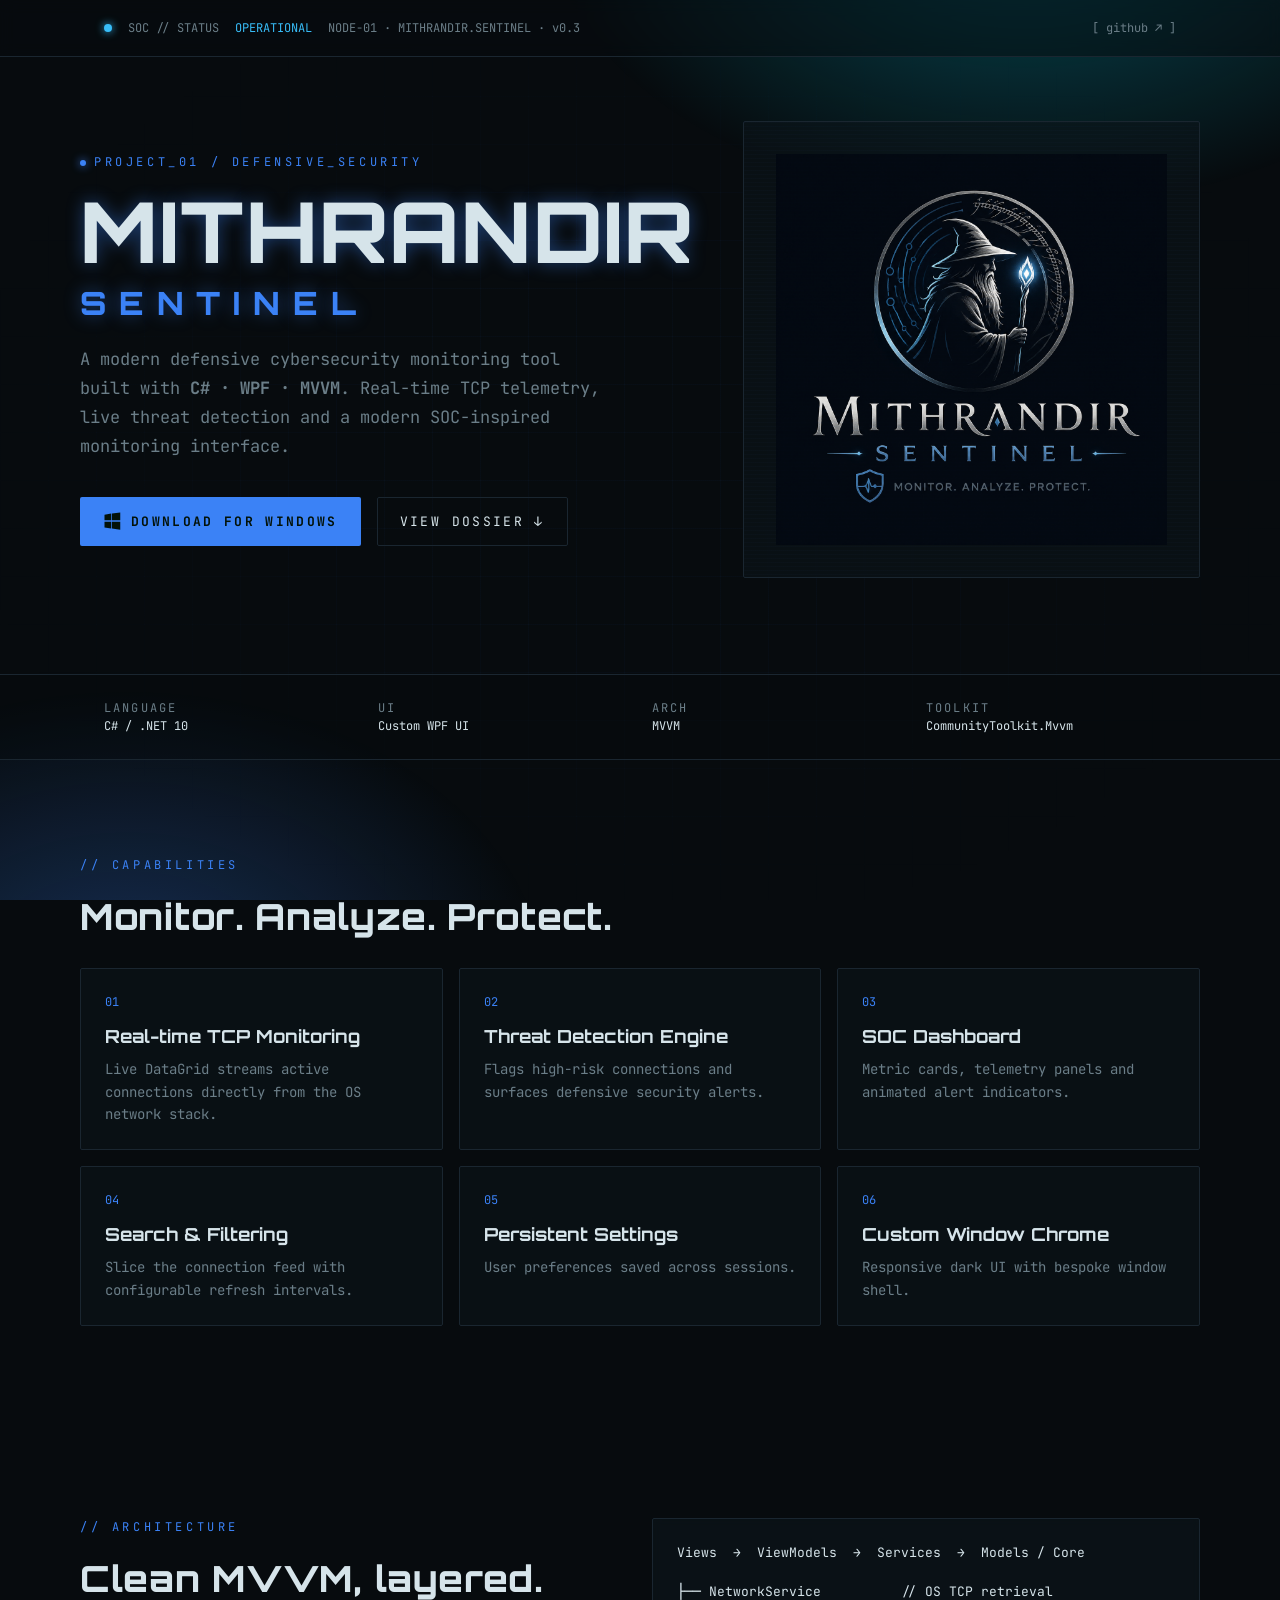
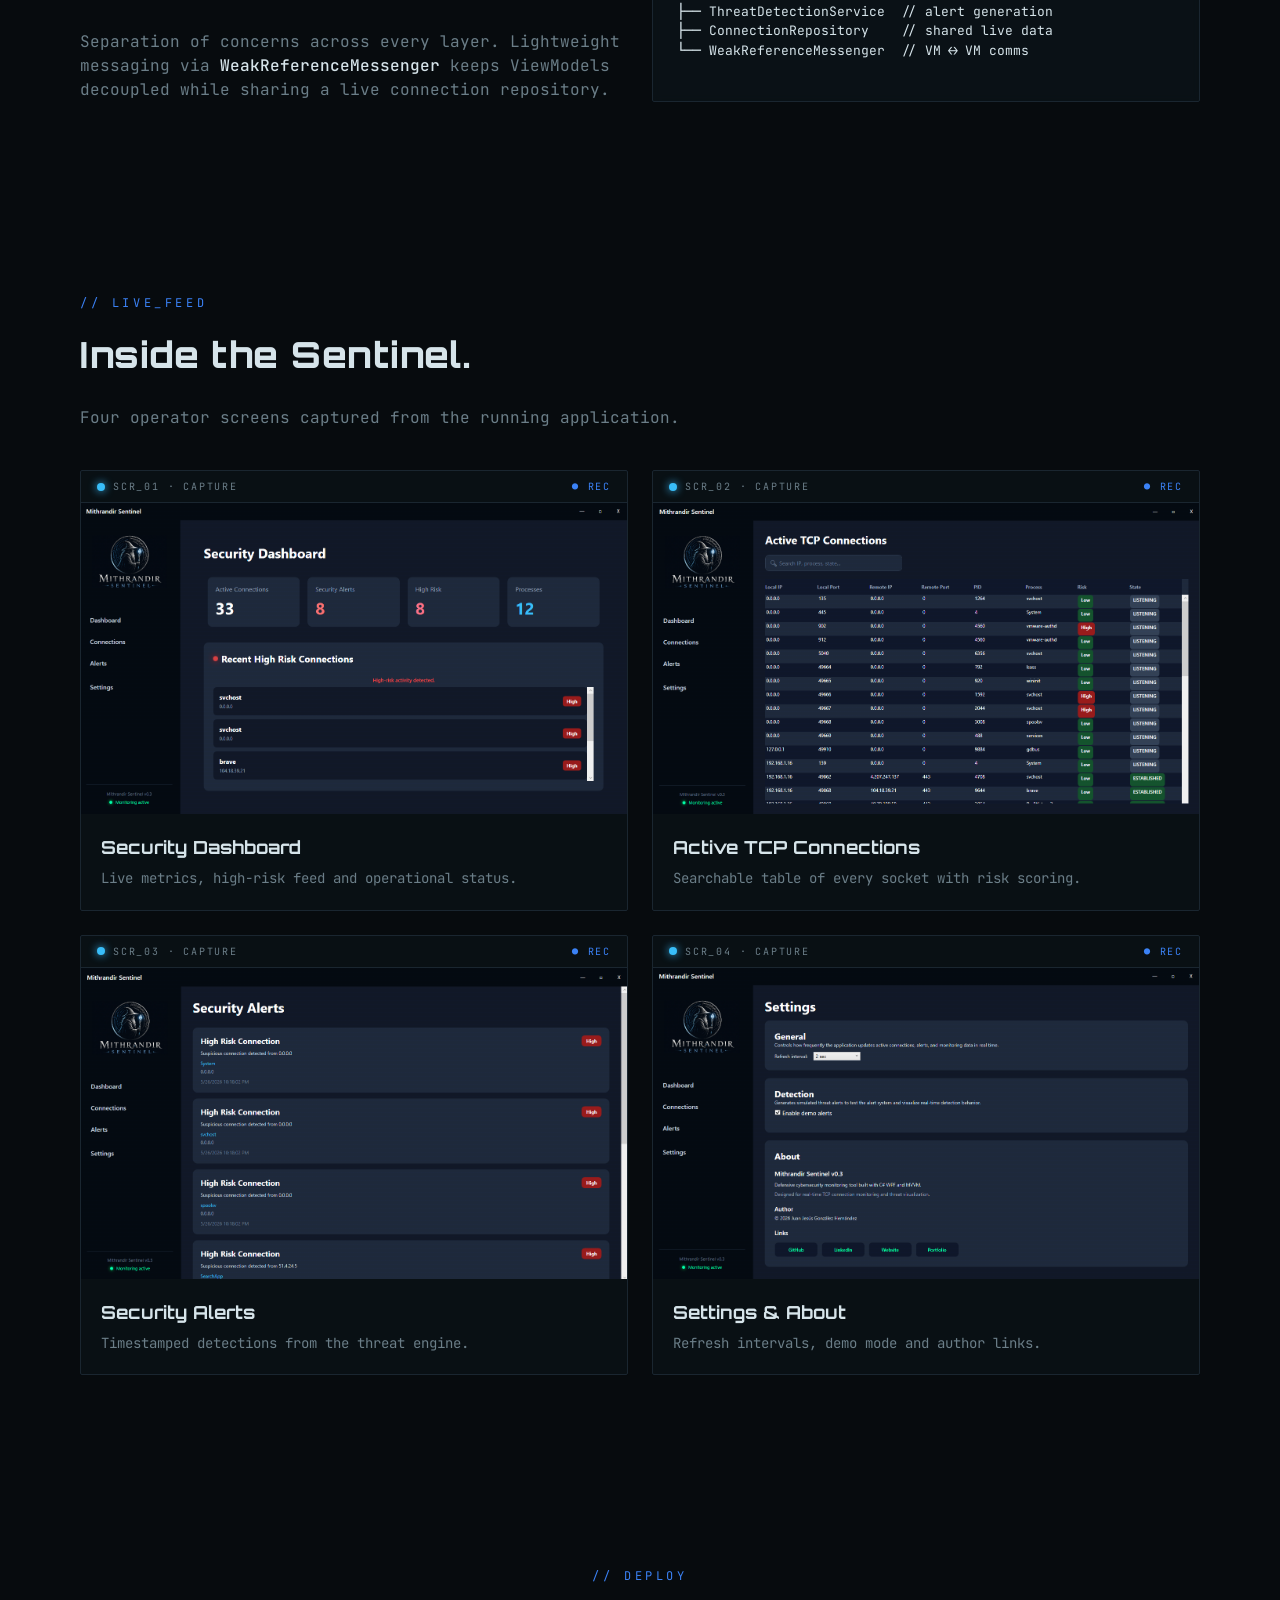
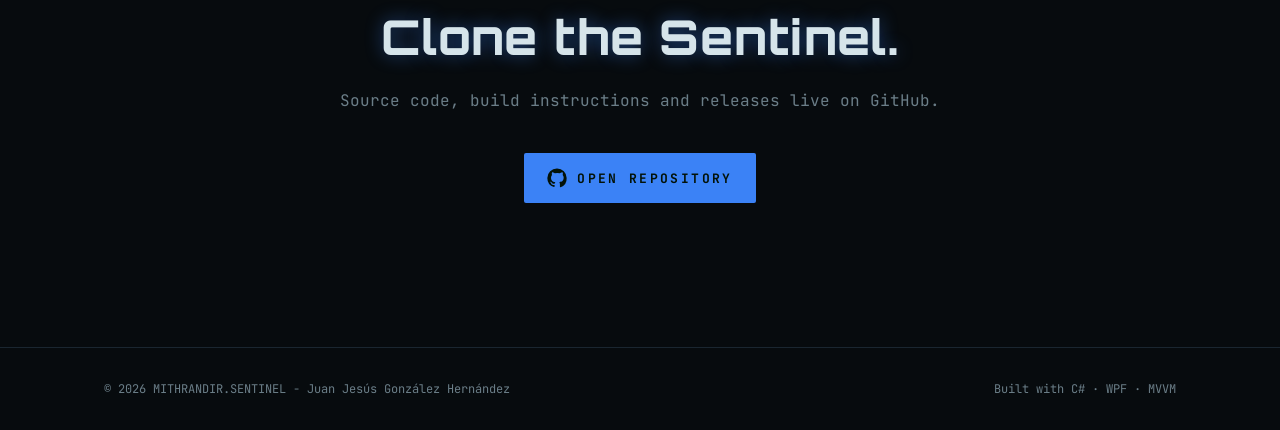
<file: projects/mithrandir-sentinel/index.html>
<!DOCTYPE html>
<html lang="en">

<head>
  <meta charset="UTF-8" />
  <meta name="viewport" content="width=device-width, initial-scale=1.0" />
  <title>Mithrandir Sentinel — SOC Cybersecurity Monitor | Portfolio</title>
  <meta name="description"
    content="Defensive cybersecurity monitoring tool built in C# WPF with MVVM. Real-time TCP monitoring, threat detection and a SOC-inspired interface." />
  <link rel="icon" type="image/png" href="assets/mithrandir-logo.png" />
  <link rel="preconnect" href="https://fonts.googleapis.com">
  <link rel="preconnect" href="https://fonts.gstatic.com" crossorigin>
  <link
    href="https://fonts.googleapis.com/css2?family=JetBrains+Mono:wght@400;500;700&family=Orbitron:wght@500;700;900&display=swap"
    rel="stylesheet">
  <link rel="stylesheet" href="styles.css" />
</head>

<body>
  <div class="bg-grid"></div>
  <div class="bg-radial"></div>

  <header class="topbar">
    <div class="container topbar-inner">
      <div class="status">
        <span class="led led-success"></span>
        <span class="muted">SOC // STATUS</span>
        <span class="success">OPERATIONAL</span>
        <span class="muted node">NODE-01 · MITHRANDIR.SENTINEL · v0.3</span>
      </div>
      <a class="muted-link" href="https://github.com/JJHernan-dev/Mithrandir-Sentinel" target="_blank" rel="noopener">[
        github ↗ ]</a>
    </div>
  </header>

  <section class="container hero">
    <div>
      <div class="eyebrow"><span class="led led-primary"></span>PROJECT_01 / DEFENSIVE_SECURITY</div>
      <h1 class="display glow">MITHRANDIR<span class="subtitle">SENTINEL</span></h1>
      <p class="lead">A modern defensive cybersecurity monitoring tool built with <strong>C# · WPF · MVVM</strong>.
        Real-time TCP telemetry, live threat detection and a modern SOC-inspired monitoring interface.</p>
      <div class="cta-row">
        <a class="btn btn-primary pulse" href="https://github.com/JJHernan-dev/Mithrandir-Sentinel/releases"
          target="_blank" rel="noopener">
          <svg width="18" height="18" viewBox="0 0 24 24" fill="currentColor">

            <path d="M2 3.5L11 2v9H2v-7.5zm10 7.5V2l11-1.5V11H12zm0 2h11v10.5L12 22V13zm-1 0v9L2 20.5V13h9z" />

          </svg>
          DOWNLOAD FOR WINDOWS
        </a>
        <a class="btn btn-ghost" href="#features">VIEW DOSSIER ↓</a>
      </div>
    </div>
    <div class="corner-frame scanline logo-card">
      <img src="assets/mithrandir-logo.png" alt="Mithrandir Sentinel logo" />
    </div>
  </section>

  <section class="telemetry">
    <div class="container telemetry-grid">
      <div>
        <div class="muted tw">LANGUAGE</div>
        <div>C# / .NET 10</div>
      </div>
      <div>
        <div class="muted tw">UI</div>
        <div>Custom WPF UI</div>
      </div>
      <div>
        <div class="muted tw">ARCH</div>
        <div>MVVM</div>
      </div>
      <div>
        <div class="muted tw">TOOLKIT</div>
        <div>CommunityToolkit.Mvvm</div>
      </div>
    </div>
  </section>

  <section id="features" class="container section">
    <div class="eyebrow">// CAPABILITIES</div>
    <h2 class="display-sm">Monitor. Analyze. Protect.</h2>
    <div class="grid-3" id="features-grid"></div>
  </section>

  <section class="container section grid-2">
    <div>
      <div class="eyebrow">// ARCHITECTURE</div>
      <h2 class="display-sm">Clean MVVM, layered.</h2>
      <p class="muted">Separation of concerns across every layer. Lightweight messaging via <span
          class="fg">WeakReferenceMessenger</span> keeps ViewModels decoupled while sharing a live connection
        repository.</p>
    </div>
    <pre class="corner-frame code">Views  →  ViewModels  →  Services  →  Models / Core

├── NetworkService          // OS TCP retrieval
├── ThreatDetectionService  // alert generation
├── ConnectionRepository    // shared live data
└── WeakReferenceMessenger  // VM ↔ VM comms</pre>
  </section>

  <section id="gallery" class="container section">
    <div class="eyebrow">// LIVE_FEED</div>
    <h2 class="display-sm">Inside the Sentinel.</h2>
    <p class="muted mb">Four operator screens captured from the running application.</p>
    <div class="grid-2" id="gallery-grid"></div>
  </section>

  <section class="container section center">
    <div class="eyebrow">// DEPLOY</div>
    <h2 class="display-md glow">Clone the Sentinel.</h2>
    <p class="muted mb">Source code, build instructions and releases live on GitHub.</p>
    <a class="btn btn-primary pulse" href="https://github.com/JJHernan-dev/Mithrandir-Sentinel" target="_blank"
      rel="noopener">
      <svg width="20" height="20" viewBox="0 0 24 24" fill="currentColor">
        <path
          d="M12 .5A11.5 11.5 0 0 0 .4 12a11.5 11.5 0 0 0 7.9 10.9c.6.1.8-.3.8-.6v-2c-3.2.7-3.9-1.4-3.9-1.4-.5-1.4-1.3-1.7-1.3-1.7-1-.7.1-.7.1-.7 1.2.1 1.8 1.2 1.8 1.2 1 1.8 2.8 1.3 3.5 1 .1-.8.4-1.3.8-1.6-2.6-.3-5.3-1.3-5.3-5.7 0-1.3.5-2.3 1.2-3.1-.1-.3-.5-1.5.1-3.1 0 0 1-.3 3.3 1.2a11.5 11.5 0 0 1 6 0c2.3-1.5 3.3-1.2 3.3-1.2.7 1.6.2 2.8.1 3.1.8.8 1.2 1.9 1.2 3.1 0 4.4-2.7 5.4-5.3 5.7.4.4.8 1.1.8 2.2v3.3c0 .3.2.7.8.6A11.5 11.5 0 0 0 23.6 12 11.5 11.5 0 0 0 12 .5z" />
      </svg>
      OPEN REPOSITORY
    </a>
  </section>

  <footer>
    <div class="container footer-inner">
      <span>© <span id="year"></span> MITHRANDIR.SENTINEL - Juan Jesús González Hernández</span>
      <span>Built with C# · WPF · MVVM</span>
    </div>
  </footer>

  <script src="script.js"></script>
</body>

</html>
</file>
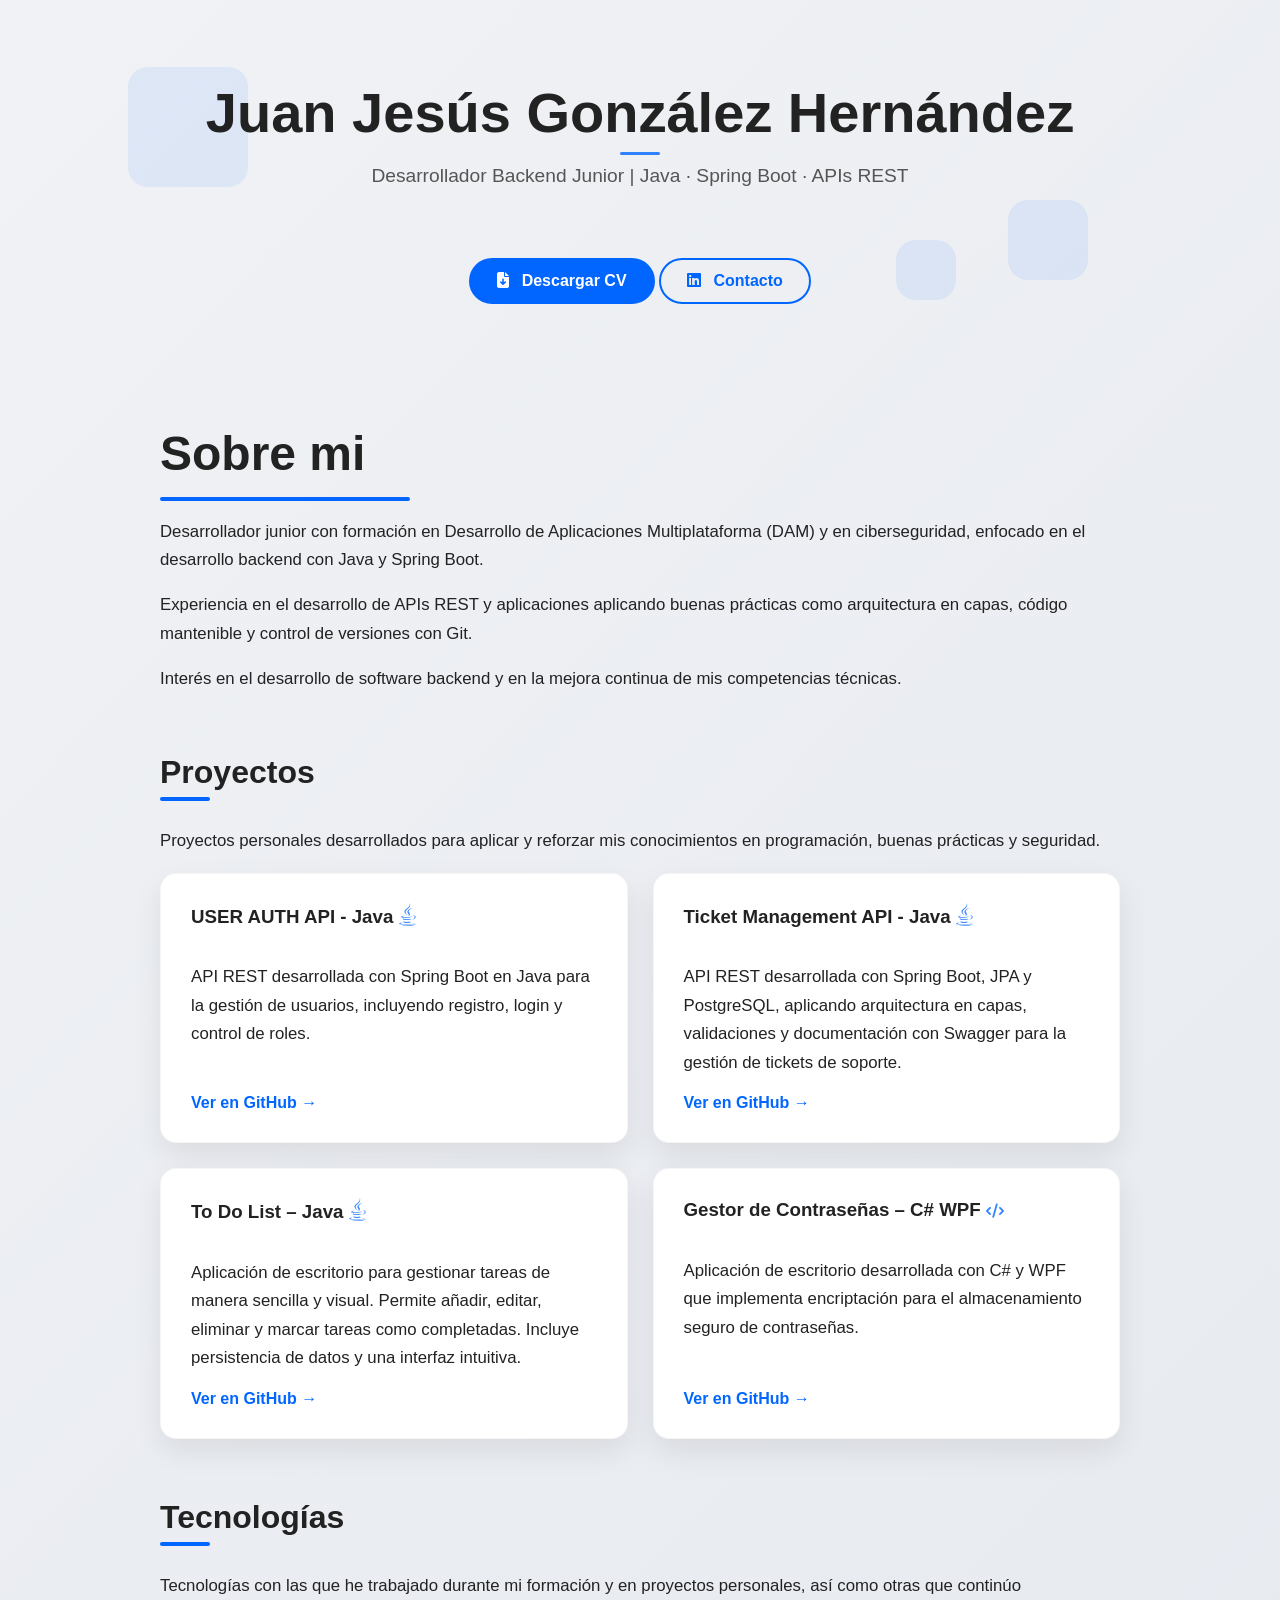
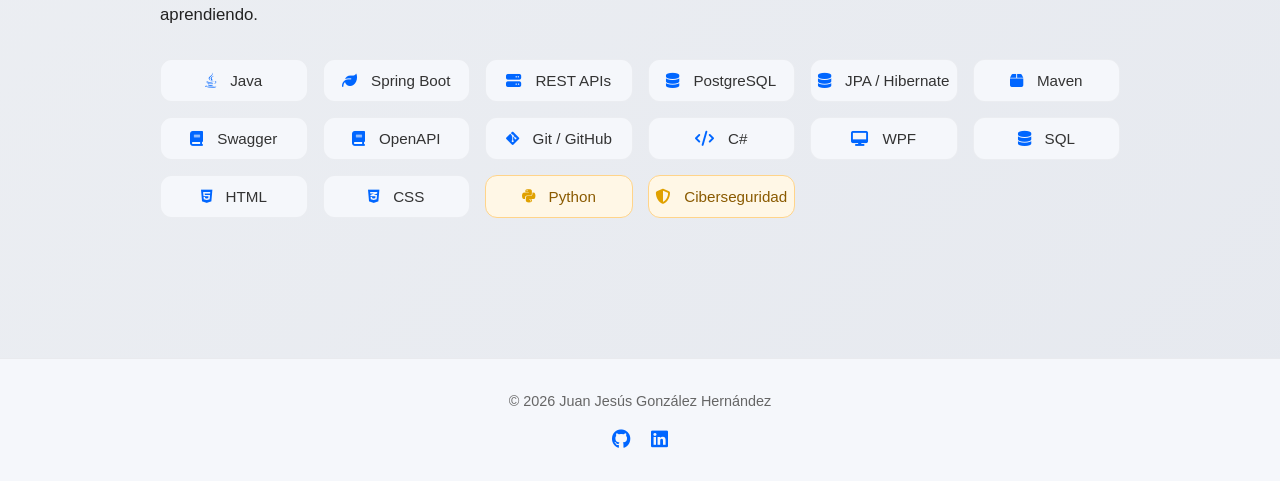
<file: ver/v1/index.html>
<!DOCTYPE html>
<html lang="es">

<head>
    <meta charset="UTF-8">
    <title>Portfolio - Juan Jesús González Hernández</title>
    <link rel="stylesheet" href="style.css">
    <link rel="stylesheet" href="https://cdnjs.cloudflare.com/ajax/libs/font-awesome/6.5.1/css/all.min.css">
</head>

<body>
    <header class="header">
        <div class="background-shapes">
    <span></span>
    <span></span>
    <span></span>
</div>
        <h1 class="hero-title">Juan Jesús González Hernández</h1>
        <p>Desarrollador Backend Junior | Java · Spring Boot · APIs REST</p>
        <div class="header-buttons">
            <a class="cv-button" href="CV_JuanJesus_Gonzalez_Hernandez.pdf" target="_blank">
                <i class="fa-solid fa-file-arrow-down"></i>
                Descargar CV
            </a>

            <a class="contact-button" href="https://www.linkedin.com/in/juan-jes%C3%BAs-gonz%C3%A1lez-hern%C3%A1ndez-28116b3a8/" target="_blank">
                <i class="fa-brands fa-linkedin"></i>
                Contacto
            </a>
        </div>
    </header>
    <main>
        <div class="sobremi">
            <h1>Sobre mi</h1>
        </div>
        <p>
            <p>Desarrollador junior con formación en Desarrollo de Aplicaciones Multiplataforma (DAM) y en ciberseguridad, enfocado en el desarrollo backend con Java y Spring Boot.</p>
            <p>Experiencia en el desarrollo de APIs REST y aplicaciones aplicando buenas prácticas como arquitectura en capas, código mantenible y control de versiones con Git.</p>
            <p>Interés en el desarrollo de software backend y en la mejora continua de mis competencias técnicas.</p>
        </p>

        <h2>Proyectos</h2>
        <p class="section-description">
            Proyectos personales desarrollados para aplicar y reforzar mis conocimientos en
            programación, buenas prácticas y seguridad.
        </p>
        <div class="projects">


            <div class="card">
                <h3>USER AUTH API - Java <i class="fa-brands fa-java project-icon2"></i></h3>
                <p>
                    API REST desarrollada con Spring Boot en Java para la gestión de usuarios, incluyendo registro, login y control de roles.
                </p>
                <a href="https://github.com/JJHernan-dev/user-auth-api" target="_blank">
                    Ver en GitHub →
                </a>
            </div>

            <div class="card">
                <h3>Ticket Management API - Java <i class="fa-brands fa-java project-icon2"></i></h3>
                <p>
                    API REST desarrollada con Spring Boot, JPA y PostgreSQL, aplicando arquitectura en capas, validaciones y documentación con Swagger para la gestión de tickets de soporte.
                </p>
                <a href="https://github.com/JJHernan-dev/ticket-management-backend" target="_blank">
                    Ver en GitHub →
                </a>
            </div>

            <div class="card">
                <h3>To Do List – Java <i class="fa-brands fa-java project-icon2"></i></h3>
                <p>
                    Aplicación de escritorio para gestionar tareas de manera sencilla y visual.
                    Permite añadir, editar, eliminar y marcar tareas como completadas. Incluye persistencia de datos y
                    una interfaz intuitiva.
                </p>
                <a href="https://github.com/JJHernan-dev/to-do-list-javafx" target="_blank">
                    Ver en GitHub →
                </a>
            </div>

            <div class="card">
                <h3>Gestor de Contraseñas – C# WPF <i class="fa-solid fa-code project-icon"></i></h3>
                <p>
                    Aplicación de escritorio desarrollada con C# y WPF que implementa encriptación
                    para el almacenamiento seguro de contraseñas.
                </p>
                <a href="https://github.com/JJHernan-dev/PasswordManager" target="_blank">
                    Ver en GitHub →
                </a>
            </div>
        </div>

        <h2>Tecnologías</h2>
        <p class="section-description">
            Tecnologías con las que he trabajado durante mi formación y en proyectos personales,
            así como otras que continúo aprendiendo.
        </p>

        <div class="tech">
            <span><i class="fa-brands fa-java"></i> Java</span>
            <span><i class="fa-solid fa-leaf"></i> Spring Boot</span>
            <span><i class="fa-solid fa-server"></i> REST APIs</span>
            <span><i class="fa-solid fa-database"></i> PostgreSQL</span>
            <span><i class="fa-solid fa-database"></i> JPA / Hibernate</span>
            <span><i class="fa-solid fa-box"></i> Maven</span>
            <span><i class="fa-solid fa-book"></i> Swagger</span>
            <span><i class="fa-solid fa-book"></i> OpenAPI</span>
            <span><i class="fa-brands fa-git-alt"></i> Git / GitHub</span>

            <span><i class="fa-solid fa-code"></i> C#</span>
            <span><i class="fa-solid fa-desktop"></i> WPF</span>
            <span><i class="fa-solid fa-database"></i> SQL</span>
            <span><i class="fa-brands fa-html5"></i> HTML</span>
            <span><i class="fa-brands fa-css3-alt"></i> CSS</span>

            <span class="learning"><i class="fa-brands fa-python"></i> Python</span>
            <span class="learning"><i class="fa-solid fa-shield-halved"></i> Ciberseguridad</span>
        </div>




    </main>
    <footer class="footer">
        <p>
            © <span id="year"></span> Juan Jesús González Hernández
        </p>

        <script>
            document.getElementById("year").textContent = new Date().getFullYear();
        </script>

        <div class="footer-links">
            <a href="https://github.com/JJHernan-dev" target="_blank">
                <i class="fa-brands fa-github"></i>
            </a>
            <a href="https://www.linkedin.com/in/juan-jes%C3%BAs-gonz%C3%A1lez-hern%C3%A1ndez-28116b3a8/" target="_blank">
                <i class="fa-brands fa-linkedin"></i>
            </a>
        </div>
    </footer>

</body>

</html>
</file>
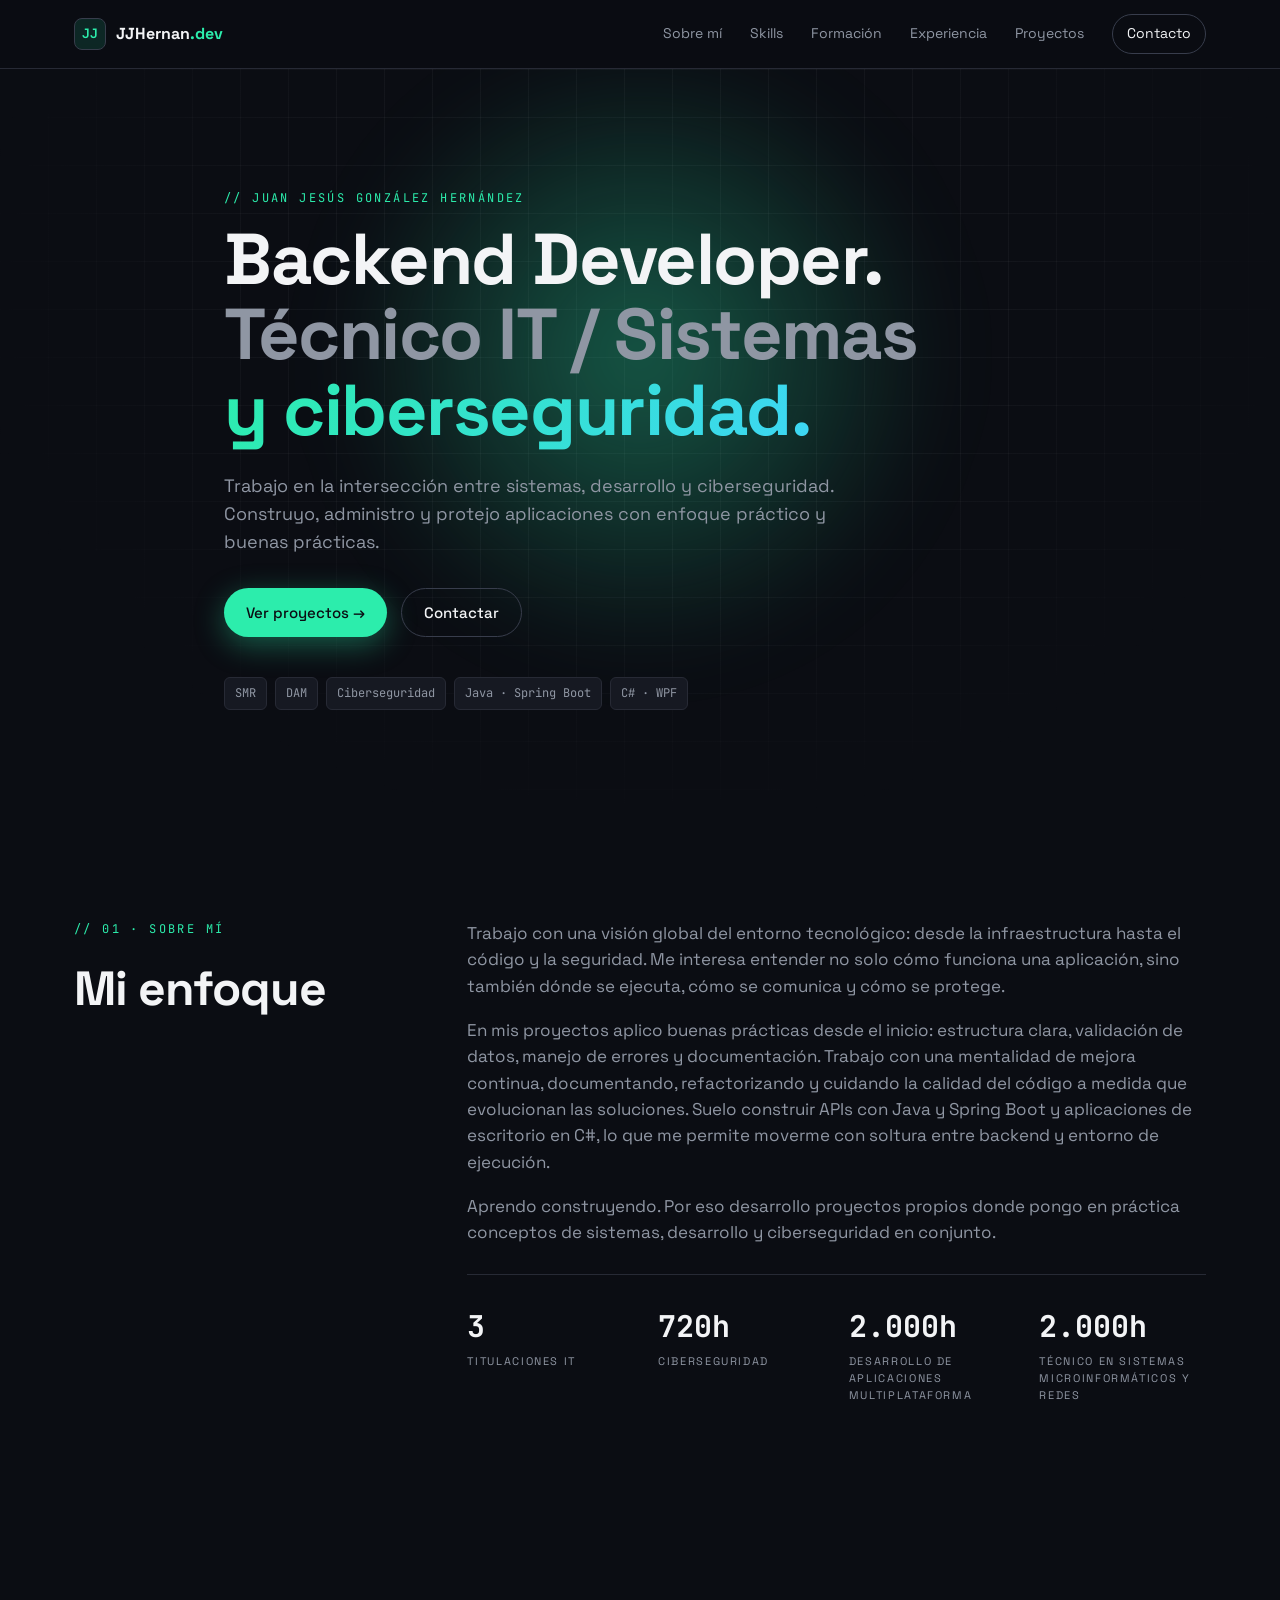
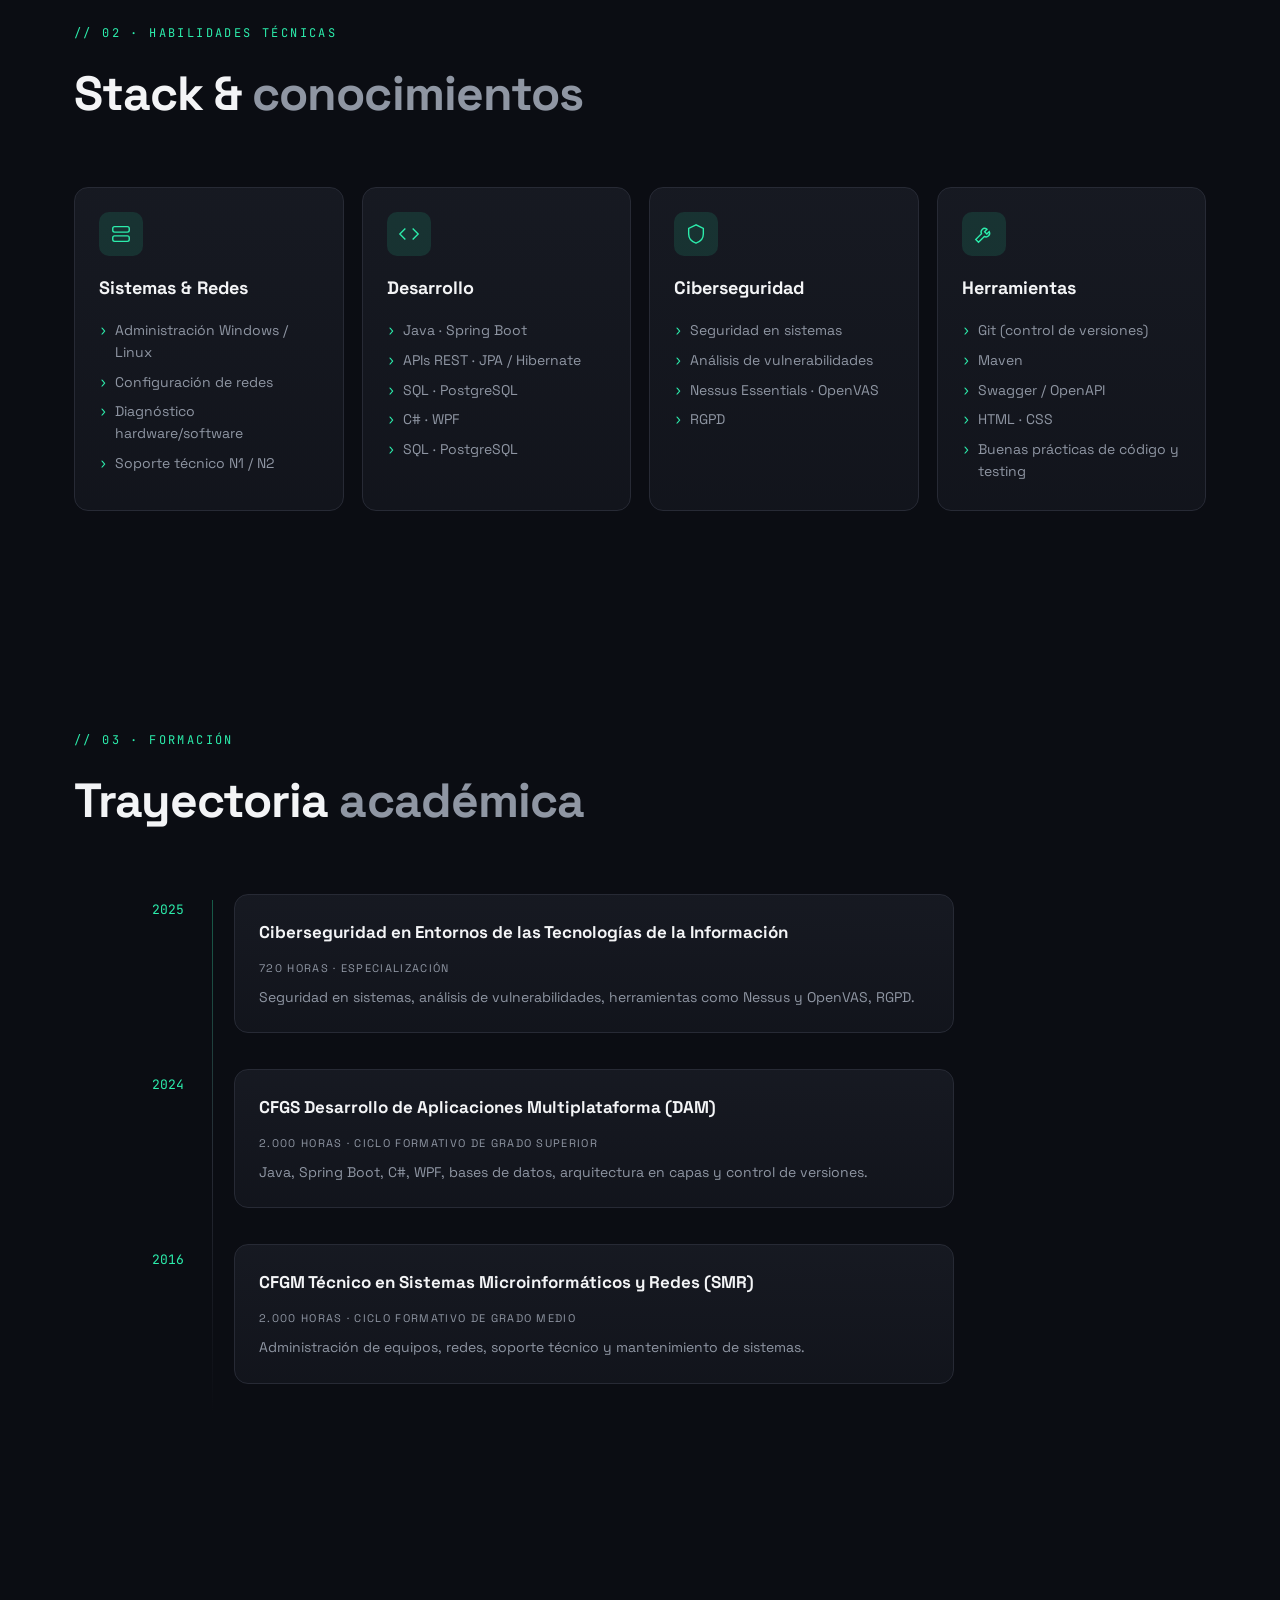
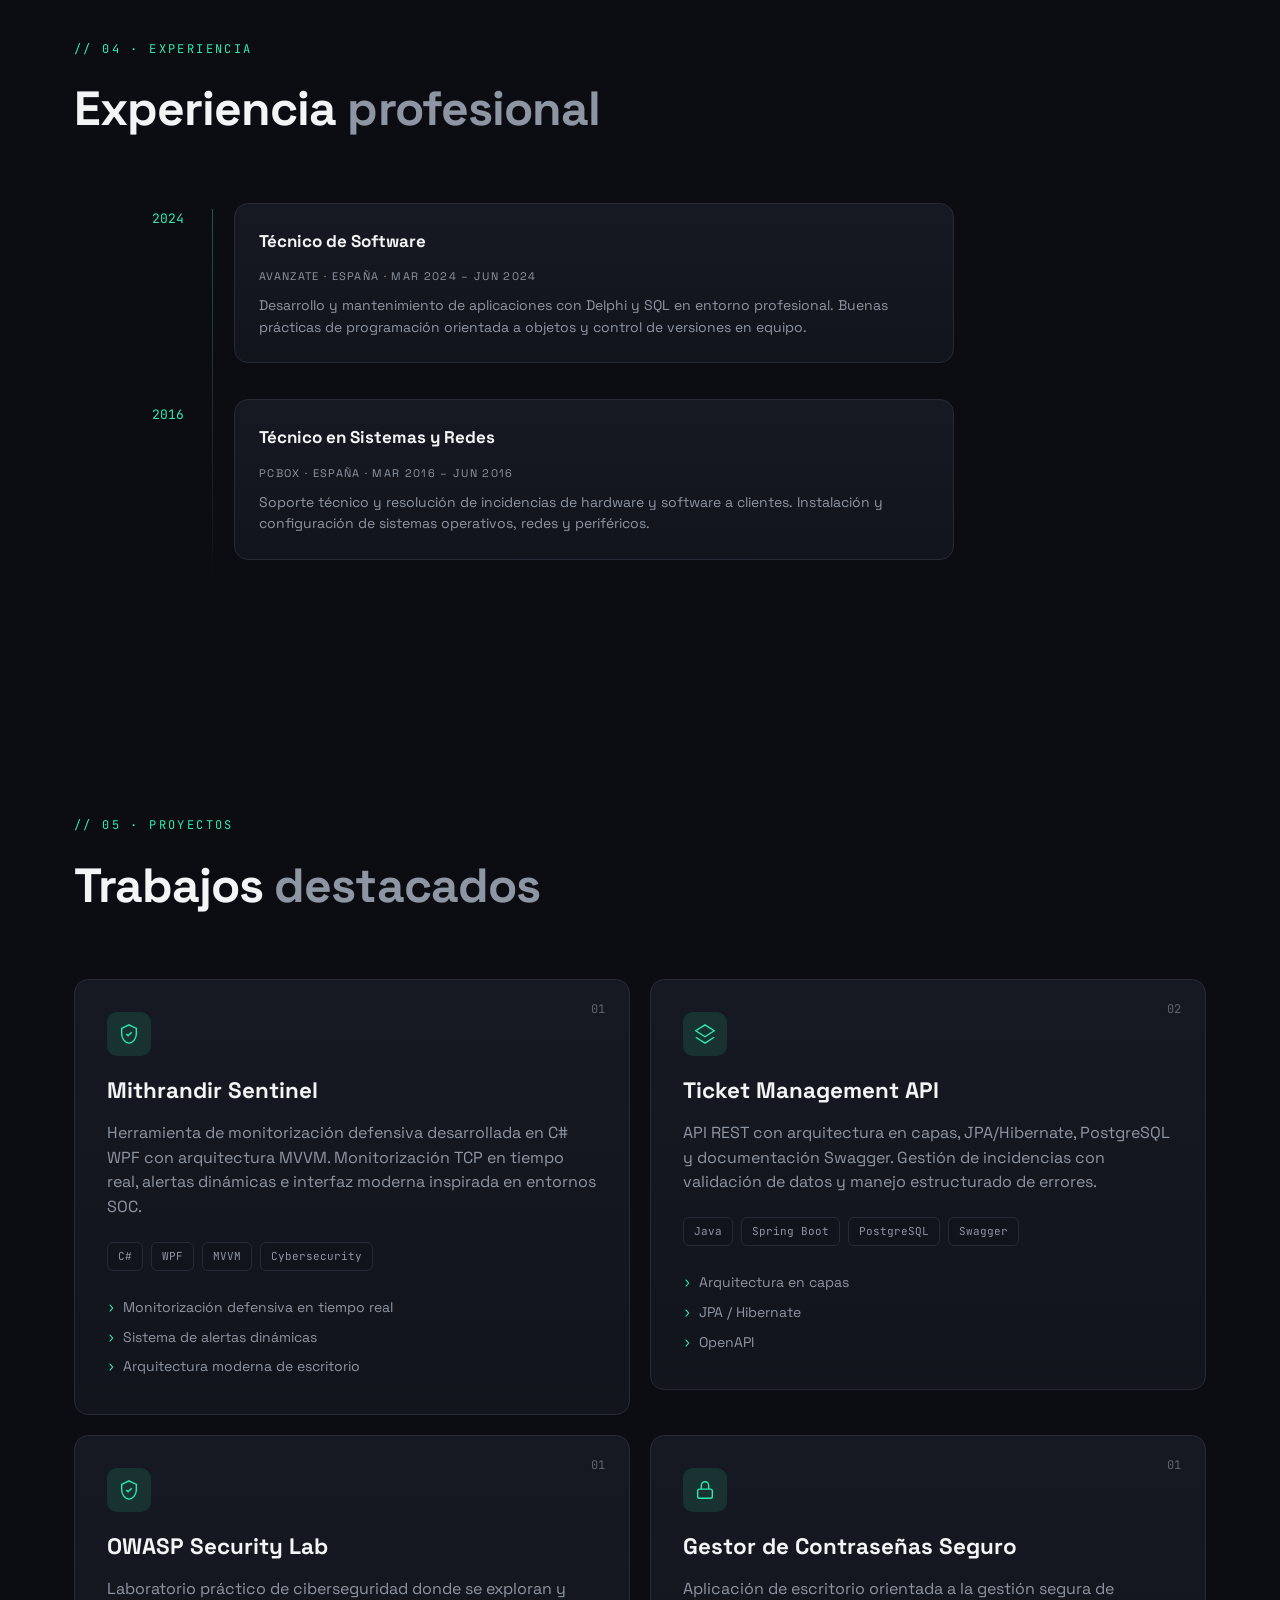
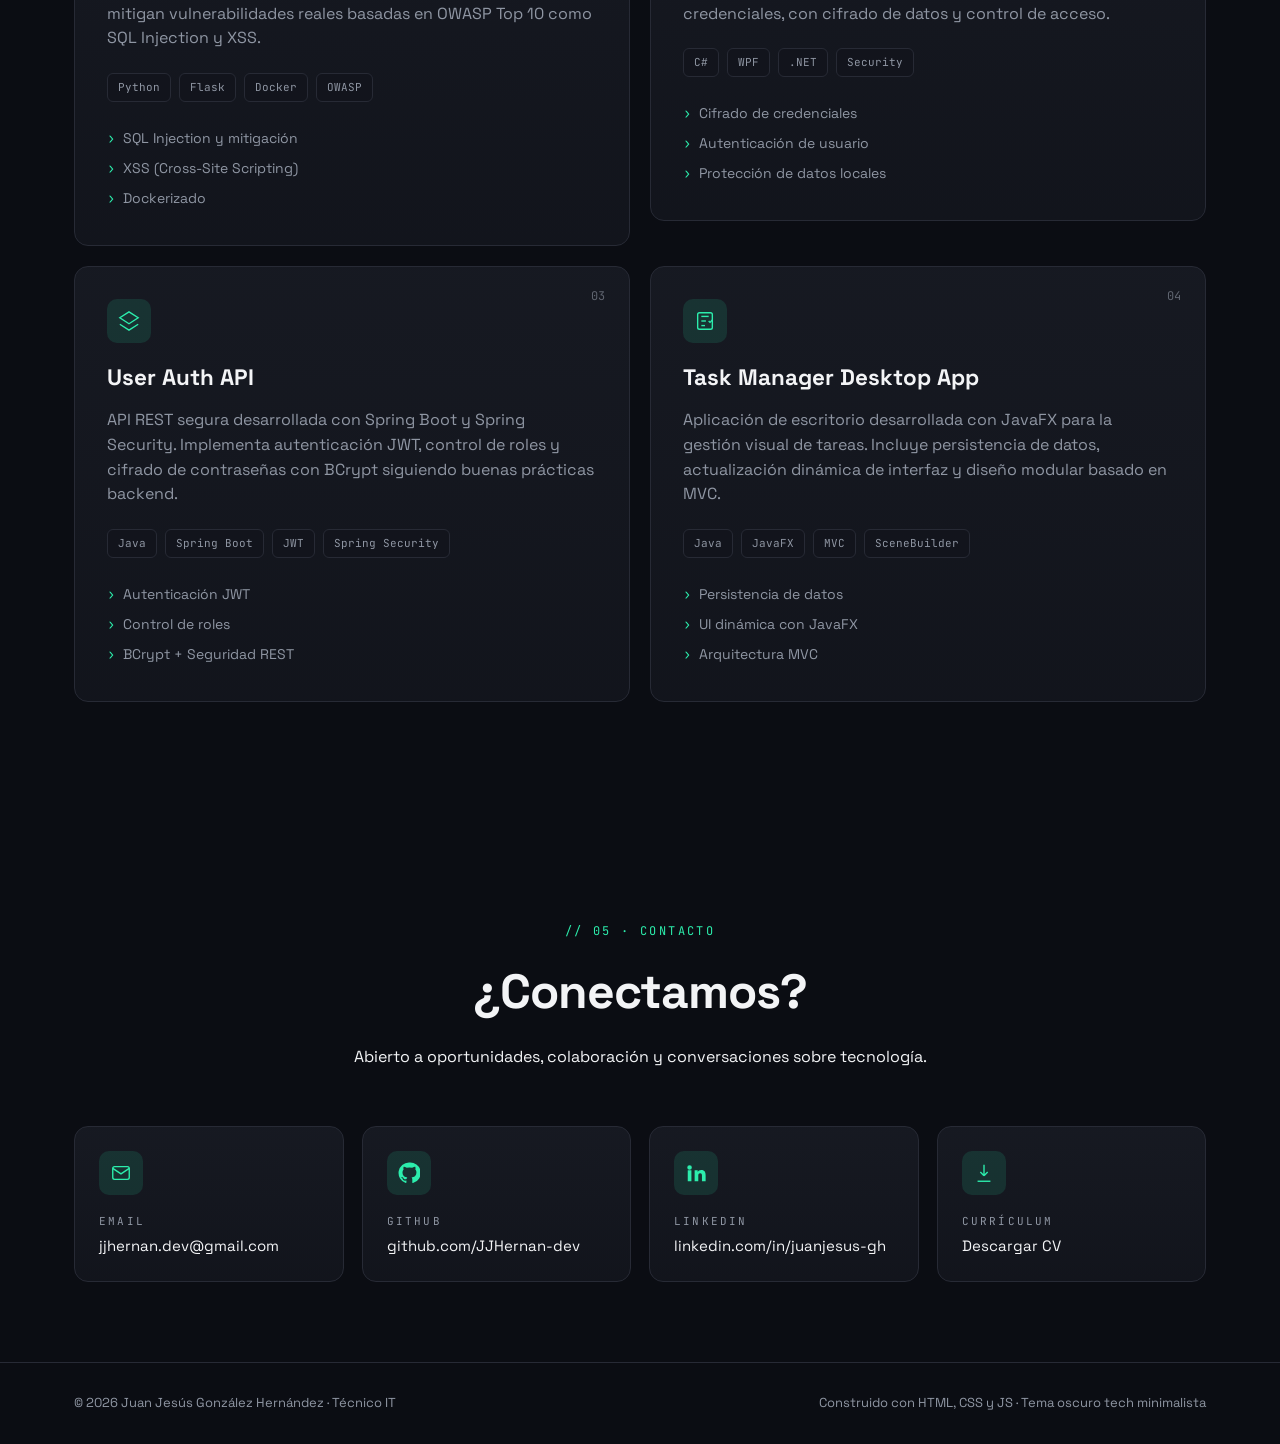
<file: ver/v2/index.html>
<!doctype html>
<html lang="es">

<head>
  <meta charset="UTF-8" />
  <meta name="viewport" content="width=device-width, initial-scale=1.0" />
  <title>Portfolio · Juan Jesús — Técnico IT</title>
  <meta name="description"
    content="Portfolio de Técnico IT con formación en SMR, DAM y Ciberseguridad. Soporte, desarrollo Java/C# y seguridad de la información." />
  <meta name="author" content="Juan Jesús" />

  <meta property="og:title" content="Portfolio · Técnico IT" />
  <meta property="og:description" content="Sistemas · Desarrollo · Ciberseguridad" />
  <meta property="og:type" content="website" />

  <link rel="preconnect" href="https://fonts.googleapis.com" />
  <link rel="preconnect" href="https://fonts.gstatic.com" crossorigin />
  <link
    href="https://fonts.googleapis.com/css2?family=JetBrains+Mono:wght@400;500;700&family=Space+Grotesk:wght@400;500;600;700&display=swap"
    rel="stylesheet" />

  <link rel="stylesheet" href="styles.css" />
</head>

<body>

  <!-- NAV -->
  <header class="nav">
    <div class="container nav__inner">
      <a href="#top" class="nav__brand">
        <span class="brand-mark">JJ</span>
        <span class="brand-text">JJHernan<span class="accent">.dev</span></span>
      </a>
      <nav class="nav__links">
        <a href="#sobre-mi">Sobre mí</a>
        <a href="#skills">Skills</a>
        <a href="#formacion">Formación</a>
        <a href="#experiencia">Experiencia</a>
        <a href="#proyectos">Proyectos</a>
        <a href="#contacto" class="nav__cta">Contacto</a>
      </nav>
      <button class="nav__toggle" aria-label="Abrir menú" aria-expanded="false">
        <span></span><span></span><span></span>
      </button>
    </div>
  </header>

  <!-- HERO -->
  <section id="top" class="hero">
    <div class="hero__grid" aria-hidden="true"></div>
    <div class="hero__glow" aria-hidden="true"></div>
    <div class="container hero__inner">
      <p class="eyebrow">// JUAN JESÚS GONZÁLEZ HERNÁNDEZ</p>
      <h1 class="hero__title">
        Backend Developer.<br />
        <span class="muted">Técnico IT / Sistemas</span><br />
        <span class="gradient-text">y ciberseguridad.</span>
      </h1>
      <p class="hero__lead">
        Trabajo en la intersección entre sistemas, desarrollo y ciberseguridad. Construyo, administro y protejo
        aplicaciones con enfoque práctico y buenas prácticas.
      </p>
      <div class="hero__cta">
        <a href="#proyectos" class="btn btn--primary">Ver proyectos →</a>
        <a href="#contacto" class="btn btn--ghost">Contactar</a>
      </div>
      <div class="hero__chips">
        <span>SMR</span><span>DAM</span><span>Ciberseguridad</span><span>Java · Spring Boot</span><span>C# · WPF</span>
      </div>
    </div>
  </section>

  <!-- ABOUT -->
  <section id="sobre-mi" class="section">
    <div class="container grid-12">
      <div class="col-4">
        <p class="eyebrow">// 01 · Sobre mí</p>
        <h2 class="section__title">Mi enfoque<br /></h2>
      </div>
      <div class="col-8 prose">
        <p>
          Trabajo con una visión global del entorno tecnológico: desde la infraestructura hasta el código y la
          seguridad.
          Me interesa entender no solo cómo funciona una aplicación, sino también dónde se ejecuta, cómo se comunica y
          cómo se protege.
        </p>
        <p>
          En mis proyectos aplico buenas prácticas desde el inicio: estructura clara, validación de datos, manejo de
          errores y documentación. Trabajo con una mentalidad de mejora continua, documentando, refactorizando y
          cuidando la calidad del código a medida que evolucionan las soluciones.
          Suelo construir APIs con Java y Spring Boot y aplicaciones de escritorio en C#, lo que me permite moverme con
          soltura entre backend y entorno de ejecución.
        </p>
        <p>
          Aprendo construyendo. Por eso desarrollo proyectos propios donde pongo en práctica conceptos de sistemas,
          desarrollo y ciberseguridad en conjunto.
        </p>
        <div class="stats">
          <div>
            <div class="stats__value">3</div>
            <div class="stats__label">Titulaciones IT</div>
          </div>
          <div>
            <div class="stats__value">720h</div>
            <div class="stats__label">Ciberseguridad</div>
          </div>
          <div>
            <div class="stats__value">2.000h</div>
            <div class="stats__label">Desarrollo de Aplicaciones Multiplataforma</div>
          </div>
          <div>
            <div class="stats__value">2.000h</div>
            <div class="stats__label">Técnico en Sistemas Microinformáticos y Redes</div>
          </div>
        </div>
      </div>
    </div>
  </section>

  <!-- SKILLS -->
  <section id="skills" class="section">
    <div class="container">
      <div class="section__head">
        <p class="eyebrow">// 02 · Habilidades técnicas</p>
        <h2 class="section__title">Stack & <span class="muted">conocimientos</span></h2>
      </div>
      <div class="skills-grid">
        <article class="card">
          <div class="card__icon">
            <!-- server -->
            <svg viewBox="0 0 24 24" fill="none" stroke="currentColor" stroke-width="1.5">
              <rect x="3" y="4" width="18" height="6" rx="2" />
              <rect x="3" y="14" width="18" height="6" rx="2" />
              <path d="M7 7h.01M7 17h.01" />
            </svg>
          </div>
          <h3>Sistemas & Redes</h3>
          <ul>
            <li>Administración Windows / Linux</li>
            <li>Configuración de redes</li>
            <li>Diagnóstico hardware/software</li>
            <li>Soporte técnico N1 / N2</li>
          </ul>
        </article>
        <article class="card">
          <div class="card__icon">
            <svg viewBox="0 0 24 24" fill="none" stroke="currentColor" stroke-width="1.5">
              <polyline points="16 18 22 12 16 6" />
              <polyline points="8 6 2 12 8 18" />
            </svg>
          </div>
          <h3>Desarrollo</h3>
          <ul>
            <li>Java · Spring Boot</li>
            <li>APIs REST · JPA / Hibernate</li>
            <li>SQL · PostgreSQL</li>
            <li>C# · WPF</li>
            <li>SQL · PostgreSQL</li>
          </ul>
        </article>
        <article class="card">
          <div class="card__icon">
            <svg viewBox="0 0 24 24" fill="none" stroke="currentColor" stroke-width="1.5">
              <path d="M12 2 4 6v6c0 5 3.5 8.5 8 10 4.5-1.5 8-5 8-10V6l-8-4Z" />
            </svg>
          </div>
          <h3>Ciberseguridad</h3>
          <ul>
            <li>Seguridad en sistemas</li>
            <li>Análisis de vulnerabilidades</li>
            <li>Nessus Essentials · OpenVAS</li>
            <li>RGPD</li>
          </ul>
        </article>
        <article class="card">
          <div class="card__icon">
            <svg viewBox="0 0 24 24" fill="none" stroke="currentColor" stroke-width="1.5">
              <path d="M14.7 6.3a4 4 0 0 0-5.4 5.4L3 18l3 3 6.3-6.3a4 4 0 0 0 5.4-5.4l-2.6 2.6-2.4-2.4 2.6-2.6Z" />
            </svg>
          </div>
          <h3>Herramientas</h3>
          <ul>
            <li>Git (control de versiones)</li>
            <li>Maven</li>
            <li>Swagger / OpenAPI</li>
            <li>HTML · CSS</li>
            <li>Buenas prácticas de código y testing</li>
          </ul>
        </article>
      </div>
    </div>
  </section>

  <!-- EDUCATION -->
  <section id="formacion" class="section">
    <div class="container">
      <div class="section__head">
        <p class="eyebrow">// 03 · Formación</p>
        <h2 class="section__title">Trayectoria <span class="muted">académica</span></h2>
      </div>
      <ol class="timeline">
        <li>
          <span class="timeline__year">2025</span>
          <div class="timeline__card card">
            <h3>Ciberseguridad en Entornos de las Tecnologías de la Información</h3>
            <p class="timeline__meta">720 horas · Especialización</p>
            <p class="timeline__detail">Seguridad en sistemas, análisis de vulnerabilidades, herramientas como Nessus y
              OpenVAS, RGPD.</p>
          </div>
        </li>
        <li>
          <span class="timeline__year">2024</span>
          <div class="timeline__card card">
            <h3>CFGS Desarrollo de Aplicaciones Multiplataforma (DAM)</h3>
            <p class="timeline__meta">2.000 horas · Ciclo Formativo de Grado Superior</p>
            <p class="timeline__detail">Java, Spring Boot, C#, WPF, bases de datos, arquitectura en capas y control de
              versiones.</p>
          </div>
        </li>
        <li>
          <span class="timeline__year">2016</span>
          <div class="timeline__card card">
            <h3>CFGM Técnico en Sistemas Microinformáticos y Redes (SMR)</h3>
            <p class="timeline__meta">2.000 horas · Ciclo Formativo de Grado Medio</p>
            <p class="timeline__detail">Administración de equipos, redes, soporte técnico y mantenimiento de sistemas.
            </p>
          </div>
        </li>
      </ol>
    </div>
  </section>

  <!-- EXPERIENCE -->
  <section id="experiencia" class="section">
    <div class="container">
      <div class="section__head">
        <p class="eyebrow">// 04 · Experiencia</p>
        <h2 class="section__title">Experiencia <span class="muted">profesional</span></h2>
      </div>
      <ol class="timeline">
        <li>
          <span class="timeline__year">2024</span>
          <div class="timeline__card card">
            <h3>Técnico de Software</h3>
            <p class="timeline__meta">Avanzate · España · Mar 2024 – Jun 2024</p>
            <p class="timeline__detail">Desarrollo y mantenimiento de aplicaciones con Delphi y SQL en entorno
              profesional. Buenas prácticas de programación orientada a objetos y control de versiones en equipo.</p>
          </div>
        </li>
        <li>
          <span class="timeline__year">2016</span>
          <div class="timeline__card card">
            <h3>Técnico en Sistemas y Redes</h3>
            <p class="timeline__meta">PCBox · España · Mar 2016 – Jun 2016</p>
            <p class="timeline__detail">Soporte técnico y resolución de incidencias de hardware y software a clientes.
              Instalación y configuración de sistemas operativos, redes y periféricos.</p>
          </div>
        </li>
      </ol>
    </div>
  </section>

  <!-- PROJECTS -->
  <section id="proyectos" class="section">
    <div class="container">
      <div class="section__head">
        <p class="eyebrow">// 05 · Proyectos</p>
        <h2 class="section__title">Trabajos <span class="muted">destacados</span></h2>
      </div>

      <div class="projects">

        <a href="https://jjhernan-dev.github.io/projects/mithrandir-sentinel/" target="_blank" class="project-link">
          <article class="card project">

            <span class="project__code">01</span>

            <div class="card__icon">
              <svg viewBox="0 0 24 24" fill="none" stroke="currentColor" stroke-width="1.5">
                <path d="M12 2l8 4v6c0 5-3.5 9.5-8 10-4.5-.5-8-5-8-10V6l8-4z" />
                <path d="M9 12l2 2 4-4" />
              </svg>
            </div>

            <h3>Mithrandir Sentinel</h3>

            <p class="project__desc">
              Herramienta de monitorización defensiva desarrollada en C# WPF con arquitectura MVVM. Monitorización TCP
              en tiempo real, alertas dinámicas e interfaz moderna inspirada en entornos SOC.
            </p>

<div class="tags">
  <span>C#</span>
  <span>WPF</span>
  <span>MVVM</span>
  <span>Cybersecurity</span>
</div>

<ul>
  <li>Monitorización defensiva en tiempo real</li>
  <li>Sistema de alertas dinámicas</li>
  <li>Arquitectura moderna de escritorio</li>
</ul>

          </article>
        </a>


        <a href="https://github.com/JJHernan-dev/ticket-management-backend" target="_blank" class="project-link">

          <article class="card project">
            <span class="project__code">02</span>
            <div class="card__icon">
              <svg viewBox="0 0 24 24" fill="none" stroke="currentColor" stroke-width="1.5">
                <polygon points="12 2 22 8.5 12 15 2 8.5 12 2" />
                <polyline points="2 15.5 12 22 22 15.5" />
              </svg>
            </div>
            <h3>Ticket Management API</h3>
            <p class="project__desc">API REST con arquitectura en capas, JPA/Hibernate, PostgreSQL y documentación
              Swagger. Gestión de incidencias con validación de datos y manejo estructurado de errores.</p>
            <div class="tags">
              <span>Java</span><span>Spring Boot</span><span>PostgreSQL</span><span>Swagger</span>
            </div>
            <ul>
              <li>Arquitectura en capas</li>
              <li>JPA / Hibernate</li>
              <li>OpenAPI</li>
            </ul>
          </article>
        </a>


        <a href="https://github.com/JJHernan-dev/owasp-security-lab" target="_blank" class="project-link">
          <article class="card project">

            <span class="project__code">01</span>

            <div class="card__icon">
              <svg viewBox="0 0 24 24" fill="none" stroke="currentColor" stroke-width="1.5">
                <path d="M12 2l8 4v6c0 5-3.5 9.5-8 10-4.5-.5-8-5-8-10V6l8-4z" />
                <path d="M9 12l2 2 4-4" />
              </svg>
            </div>

            <h3>OWASP Security Lab</h3>

            <p class="project__desc">
              Laboratorio práctico de ciberseguridad donde se exploran y mitigan vulnerabilidades reales basadas en
              OWASP Top 10 como SQL Injection y XSS.
            </p>

            <div class="tags">
              <span>Python</span>
              <span>Flask</span>
              <span>Docker</span>
              <span>OWASP</span>
            </div>

            <ul>
              <li>SQL Injection y mitigación</li>
              <li>XSS (Cross-Site Scripting)</li>
              <li>Dockerizado</li>
            </ul>

          </article>
        </a>

        
        <a href="https://github.com/JJHernan-dev/PasswordManager" target="_blank" class="project-link">

          <article class="card project">
            <span class="project__code">01</span>

            <div class="card__icon">
              <svg viewBox="0 0 24 24" fill="none" stroke="currentColor" stroke-width="1.5">
                <rect x="4" y="11" width="16" height="10" rx="2" />
                <path d="M8 11V7a4 4 0 1 1 8 0v4" />
              </svg>
            </div>

            <h3>Gestor de Contraseñas Seguro</h3>

            <p class="project__desc">
              Aplicación de escritorio orientada a la gestión segura de credenciales, con cifrado de datos y control de
              acceso.
            </p>

            <div class="tags">
              <span>C#</span>
              <span>WPF</span>
              <span>.NET</span>
              <span>Security</span>
            </div>

            <ul>
              <li>Cifrado de credenciales</li>
              <li>Autenticación de usuario</li>
              <li>Protección de datos locales</li>
            </ul>

          </article>

        </a>

<a href="https://github.com/JJHernan-dev/user-auth-api" target="_blank" class="project-link">

  <article class="card project">
    <span class="project__code">03</span>

    <div class="card__icon">
              <svg viewBox="0 0 24 24" fill="none" stroke="currentColor" stroke-width="1.5">
                <polygon points="12 2 22 8.5 12 15 2 8.5 12 2" />
                <polyline points="2 15.5 12 22 22 15.5" />
              </svg>
    </div>

    <h3>User Auth API</h3>

    <p class="project__desc">
      API REST segura desarrollada con Spring Boot y Spring Security.
      Implementa autenticación JWT, control de roles y cifrado de
      contraseñas con BCrypt siguiendo buenas prácticas backend.
    </p>

    <div class="tags">
      <span>Java</span>
      <span>Spring Boot</span>
      <span>JWT</span>
      <span>Spring Security</span>
    </div>

    <ul>
      <li>Autenticación JWT</li>
      <li>Control de roles</li>
      <li>BCrypt + Seguridad REST</li>
    </ul>

  </article>
</a>

<a href="https://github.com/JJHernan-dev/to-do-list-javafx" target="_blank" class="project-link">

  <article class="card project">
    <span class="project__code">04</span>

    <div class="card__icon">
      <svg viewBox="0 0 24 24" fill="none" stroke="currentColor" stroke-width="1.5">
        <rect x="4" y="3" width="16" height="18" rx="2" />
        <path d="M8 7h8" />
        <path d="M8 12h5" />
        <path d="M8 17h4" />
        <path d="M16 12l1.5 1.5L20 11" />
      </svg>
    </div>

    <h3>Task Manager Desktop App</h3>

    <p class="project__desc">
      Aplicación de escritorio desarrollada con JavaFX para la gestión
      visual de tareas. Incluye persistencia de datos, actualización
      dinámica de interfaz y diseño modular basado en MVC.
    </p>

    <div class="tags">
      <span>Java</span>
      <span>JavaFX</span>
      <span>MVC</span>
      <span>SceneBuilder</span>
    </div>

    <ul>
      <li>Persistencia de datos</li>
      <li>UI dinámica con JavaFX</li>
      <li>Arquitectura MVC</li>
    </ul>

  </article>
</a>

      </div>
    </div>
  </section>

  <!-- CONTACT -->
  <section id="contacto" class="section section--contact">
    <div class="container">
      <div class="section__head center">
        <p class="eyebrow">// 05 · Contacto</p>
        <h2 class="section__title">¿Conectamos?</h2>
        <p class="contact__lead">Abierto a oportunidades, colaboración y conversaciones sobre tecnología.</p>
      </div>
      <div class="contact-grid">
        <a class="card contact-card" href="mailto:jjhernan.dev@gmail.com">
          <div class="card__icon">
            <svg viewBox="0 0 24 24" fill="none" stroke="currentColor" stroke-width="1.5">
              <rect x="3" y="5" width="18" height="14" rx="2" />
              <path d="m3 7 9 6 9-6" />
            </svg>
          </div>
          <span class="contact__label">Email</span>
          <span class="contact__value">jjhernan.dev@gmail.com</span>
        </a>
        <a class="card contact-card" href="https://github.com/JJHernan-dev" target="_blank" rel="noreferrer noopener">
          <div class="card__icon">
            <svg viewBox="0 0 24 24" fill="currentColor">
              <path
                d="M12 .5a11.5 11.5 0 0 0-3.6 22.4c.6.1.8-.3.8-.6v-2c-3.2.7-3.9-1.5-3.9-1.5-.5-1.3-1.3-1.7-1.3-1.7-1-.7.1-.7.1-.7 1.2.1 1.8 1.2 1.8 1.2 1 1.8 2.8 1.3 3.5 1 .1-.8.4-1.3.8-1.6-2.6-.3-5.3-1.3-5.3-5.7 0-1.3.5-2.3 1.2-3.1-.1-.3-.5-1.5.1-3.1 0 0 1-.3 3.3 1.2a11.4 11.4 0 0 1 6 0c2.3-1.5 3.3-1.2 3.3-1.2.6 1.6.2 2.8.1 3.1.7.8 1.2 1.8 1.2 3.1 0 4.4-2.7 5.4-5.3 5.7.4.4.8 1.1.8 2.2v3.2c0 .3.2.7.8.6A11.5 11.5 0 0 0 12 .5Z" />
            </svg>
          </div>
          <span class="contact__label">GitHub</span>
          <span class="contact__value">github.com/JJHernan-dev</span>
        </a>
        <a class="card contact-card" href="https://www.linkedin.com/in/juanjesus-gh/" target="_blank"
          rel="noreferrer noopener">
          <div class="card__icon">
            <svg viewBox="0 0 24 24" fill="currentColor">
              <path
                d="M4.98 3.5a2.5 2.5 0 1 1 0 5 2.5 2.5 0 0 1 0-5ZM3 9h4v12H3V9Zm7 0h3.8v1.7h.1c.5-1 1.9-2 3.8-2 4 0 4.8 2.6 4.8 6V21h-4v-5.6c0-1.3 0-3-1.9-3s-2.1 1.4-2.1 2.9V21h-4V9Z" />
            </svg>
          </div>
          <span class="contact__label">LinkedIn</span>
          <span class="contact__value">linkedin.com/in/juanjesus-gh</span>
        </a>
        <a class="card contact-card" href="cv/CV_JuanJesus_Gonzalez_Hernandez.pdf" target="_blank" download>
          <div class="card__icon">
            <svg viewBox="0 0 24 24" fill="none" stroke="currentColor" stroke-width="1.5">
              <path d="M12 3v12m0 0 4-4m-4 4-4-4" />
              <path d="M5 21h14" />
            </svg>
          </div>
          <span class="contact__label">Currículum</span>
          <span class="contact__value">Descargar CV</span>
        </a>
      </div>
    </div>
  </section>

  <footer class="footer">
    <div class="container footer__inner">
      <p>© <span id="year"></span> Juan Jesús González Hernández · Técnico IT</p>
      <p class="muted">Construido con HTML, CSS y JS · Tema oscuro tech minimalista</p>
    </div>
  </footer>

  <script src="script.js"></script>
</body>

</html>
</file>
<file: styles.css>
@source "../src";

/* =========================================================
   Portfolio — Juan Jesús Hernández
   Dark blue, minimal, professional. IT / Sistemas / Ciberseguridad
   ========================================================= */

*,
*::before,
*::after {
  box-sizing: border-box;
}

:root {
  /* Paleta azul oscuro */
  --bg: #060b18;
  --bg-elev: #0b1226;
  --bg-card: #0e1730;
  --border: rgba(140, 170, 255, 0.10);
  --border-strong: rgba(140, 170, 255, 0.20);
  --fg: #e6edff;
  --fg-dim: #97a3c2;
  --muted: #6a7592;
  --accent: #3b82f6;
  /* azul principal */
  --accent-2: #60a5fa;
  /* azul claro */
  --accent-3: #1e40af;
  /* azul profundo */
  --accent-glow: rgba(59, 130, 246, 0.28);
  --danger: #f87171;
  --radius: 14px;
  --radius-lg: 20px;
  --shadow: 0 10px 40px -20px rgba(0, 10, 40, 0.9);
  --transition: 0.35s cubic-bezier(.2, .7, .2, 1);
  --grid-line: rgba(140, 170, 255, 0.05);
  --grid-line-strong: rgba(140, 170, 255, 0.09);
}

html {
  scroll-behavior: smooth;
}

body {
  margin: 0;
  font-family: 'Inter', system-ui, -apple-system, sans-serif;
  background: var(--bg);
  color: var(--fg);
  line-height: 1.6;
  -webkit-font-smoothing: antialiased;
  overflow-x: hidden;
}

.mono {
  font-family: 'JetBrains Mono', ui-monospace, monospace;
  letter-spacing: 0.02em;
}

.muted {
  color: var(--fg-dim);
}

.accent {
  color: var(--accent-2);
}

a {
  color: inherit;
  text-decoration: none;
}

img {
  max-width: 100%;
  display: block;
}

.container {
  width: 100%;
  max-width: 1140px;
  margin: 0 auto;
  padding: 0 24px;
}

/* Background effects */
.bg-grid {
  position: fixed;
  inset: 0;
  background-image: linear-gradient(var(--grid-line) 1px, transparent 1px), linear-gradient(90deg, var(--grid-line) 1px, transparent 1px);
  background-size: 48px 48px;
  mask-image: radial-gradient(ellipse at 50% 0%, black 40%, transparent 80%);
  pointer-events: none;
  z-index: 0;
}

.bg-glow {
  position: fixed;
  top: -220px;
  left: 50%;
  transform: translateX(-50%);
  width: 900px;
  height: 520px;
  background: radial-gradient(closest-side, var(--accent-glow), transparent 70%);
  filter: blur(70px);
  pointer-events: none;
  z-index: 0;
}

main,
.navbar,
.footer {
  position: relative;
  z-index: 1;
}

/* NAVBAR */
.navbar {
  position: sticky;
  top: 0;
  z-index: 50;
  background: rgba(6, 11, 24, 0.78);
  backdrop-filter: blur(12px);
  -webkit-backdrop-filter: blur(12px);
  border-bottom: 1px solid var(--border);
}

.nav-inner {
  display: flex;
  align-items: center;
  justify-content: space-between;
  height: 68px;
}

.brand {
  display: flex;
  align-items: center;
  gap: 10px;
  font-weight: 600;
}

.brand-mark {
  width: 34px;
  height: 34px;
  display: grid;
  place-items: center;
  border-radius: 8px;
  background: linear-gradient(135deg, var(--accent), var(--accent-2));
  color: #061024;
  font-family: 'JetBrains Mono', monospace;
  font-weight: 700;
  font-size: 14px;
}

.brand-text {
  font-size: 15px;
}

.brand-text .muted {
  font-family: 'JetBrains Mono', monospace;
  font-size: 13px;
}

.nav-links {
  display: flex;
  gap: 26px;
}

.nav-links a {
  font-size: 14px;
  color: var(--fg-dim);
  transition: color var(--transition);
  position: relative;
}

.nav-links a:hover {
  color: var(--fg);
}

.nav-links a::after {
  content: "";
  position: absolute;
  left: 0;
  bottom: -6px;
  width: 100%;
  height: 1px;
  background: var(--accent-2);
  transform: scaleX(0);
  transform-origin: right;
  transition: transform var(--transition);
}

.nav-links a:hover::after {
  transform: scaleX(1);
  transform-origin: left;
}

.menu-toggle {
  display: none;
  background: transparent;
  border: 0;
  cursor: pointer;
  width: 36px;
  height: 36px;
  flex-direction: column;
  justify-content: center;
  gap: 5px;
  padding: 8px;
}

.menu-toggle span {
  display: block;
  height: 2px;
  background: var(--fg);
  border-radius: 2px;
  transition: transform var(--transition), opacity var(--transition);
}

/* =========================================================
   HERO — Kinetic glass split
   ========================================================= */

.hero {
  position: relative;
  overflow: hidden;
  padding: 100px 0 90px;
}

/* Resplandores radiales */
.hero-glow {
  position: absolute;
  pointer-events: none;
  filter: blur(80px);
}

.hero-glow-a {
  top: -140px;
  right: -60px;
  width: 640px;
  height: 480px;
  background: radial-gradient(closest-side, rgba(59, 130, 246, 0.22), transparent 70%);
  animation: glowPulse 6s ease-in-out infinite;
}

.hero-glow-b {
  bottom: -180px;
  left: -120px;
  width: 520px;
  height: 420px;
  background: radial-gradient(closest-side, rgba(96, 165, 250, 0.12), transparent 70%);
}

/* Paneles de cristal deslizantes */
.glass-panel {
  position: absolute;
  pointer-events: none;
  border-radius: 24px;
  background: rgba(255, 255, 255, 0.035);
  backdrop-filter: blur(18px);
  -webkit-backdrop-filter: blur(18px);
  border: 1px solid rgba(255, 255, 255, 0.10);
}

.glass-a {
  top: -60px;
  right: 6%;
  width: 320px;
  height: 400px;
  transform: rotate(8deg);
  animation: drift 9s ease-in-out infinite;
}

.glass-b {
  bottom: -80px;
  left: 10%;
  width: 260px;
  height: 300px;
  transform: rotate(-6deg);
  background: rgba(59, 130, 246, 0.10);
  border-color: rgba(59, 130, 246, 0.20);
  animation: drift2 11s ease-in-out infinite;
}

/* Desvanecido inferior para fundir con el resto de la página */
.hero::after {
  content: "";
  position: absolute;
  left: 0;
  right: 0;
  bottom: 0;
  height: 160px;
  background: linear-gradient(180deg, transparent, rgba(6, 11, 24, 0.55));
  pointer-events: none;
}

.hero-inner {
  position: relative;
  z-index: 2;
  display: grid;
  grid-template-columns: 1.1fr 0.9fr;
  gap: 56px;
  align-items: center;
}

/* Badge de estado */
.hero-badge {
  display: inline-flex;
  align-items: center;
  gap: 10px;
  padding: 8px 14px;
  border-radius: 999px;
  background: rgba(10, 17, 34, 0.7);
  border: 1px solid rgba(59, 130, 246, 0.30);
  font-family: 'JetBrains Mono', monospace;
  font-size: 12px;
  letter-spacing: 0.04em;
  color: var(--accent-2);
  margin-bottom: 28px;
}

.hero-badge-dot {
  width: 7px;
  height: 7px;
  border-radius: 50%;
  background: var(--accent-2);
  animation: pulseDot 2s ease-out infinite;
}

/* Nombre con brillo animado */
.hero h1 {
  display: flex;
  flex-direction: column;
  line-height: 1.02;
  margin: 0 0 22px;
  font-weight: 800;
  letter-spacing: -0.02em;
}

.hero-hello {
  font-size: 0.95rem;
  font-weight: 500;
  color: var(--muted);
  letter-spacing: 0.08em;
  margin-bottom: 10px;
}

.hero-name {
  font-size: clamp(2.6rem, 5.5vw, 4.2rem);
  line-height: 1.05;
}

.shimmer-name {
  background: linear-gradient(100deg, #cdd9f5 0%, #60a5fa 22%, #ffffff 38%, #60a5fa 55%, #cdd9f5 78%);
  background-size: 200% auto;
  -webkit-background-clip: text;
  background-clip: text;
  color: transparent;
  animation: shimmer 5.5s linear infinite;
}

.hero-surname {
  font-size: clamp(1.5rem, 3.2vw, 2.4rem);
  font-weight: 700;
  color: var(--fg-dim);
}

.hero-desc {
  color: var(--fg-dim);
  max-width: 540px;
  margin: 0 0 14px;
  font-size: 15.5px;
}

/* Detalles estilo terminal */
.hero-status {
  display: flex;
  flex-direction: column;
  gap: 8px;
  margin: 22px 0 6px;
  font-size: 12.5px;
  color: var(--muted);
}

.hero-status strong {
  color: var(--fg);
  font-weight: 600;
}

.hero-status-arrow {
  color: var(--accent-2);
  margin-right: 8px;
}

.hero-cta {
  display: flex;
  gap: 12px;
  margin-top: 26px;
  flex-wrap: wrap;
}

.btn {
  display: inline-flex;
  align-items: center;
  justify-content: center;
  gap: 9px;
  padding: 12px 22px;
  border-radius: 10px;
  font-size: 14px;
  font-weight: 500;
  cursor: pointer;
  border: 1px solid transparent;
  transition: all var(--transition);
  font-family: inherit;
}

.btn-primary {
  background: linear-gradient(135deg, var(--accent), var(--accent-2));
  color: #061024;
  font-weight: 600;
}

.btn-primary:hover {
  transform: translateY(-2px);
  box-shadow: 0 10px 30px -10px var(--accent-glow);
  filter: brightness(1.08);
}

.btn-ghost {
  background: rgba(10, 17, 34, 0.6);
  color: var(--fg);
  border-color: var(--border-strong);
}

.btn-ghost:hover {
  background: rgba(59, 130, 246, 0.06);
  border-color: var(--accent-2);
  transform: translateY(-2px);
}

.btn-outline {
  background: transparent;
  color: var(--fg);
  border-color: var(--border-strong);
  padding: 10px 18px;
  font-size: 13px;
  align-self: flex-start;
  margin-top: auto;
}

.btn-outline:hover {
  border-color: var(--accent-2);
  color: var(--accent-2);
}

.btn-soon {
  background: rgba(59, 130, 246, 0.10);
  border-color: var(--accent-2);
  color: var(--accent-2);
  cursor: default;
}

/* HERO photo */
.hero-photo {
  display: flex;
  justify-content: center;
}

.photo-wrap {
  position: relative;
  width: min(340px, 100%);
}

.photo-glow {
  position: absolute;
  inset: -18px;
  border-radius: 32px;
  background: rgba(59, 130, 246, 0.18);
  filter: blur(36px);
  pointer-events: none;
}

.photo-frame {
  position: relative;
  width: 100%;
  aspect-ratio: 4 / 5;
  border-radius: 24px;
  overflow: hidden;
  border: 1px solid var(--border-strong);
  background: linear-gradient(135deg, rgba(59, 130, 246, 0.10), rgba(96, 165, 250, 0.06));
  box-shadow: var(--shadow);
}

.photo-frame img {
  width: 100%;
  height: 100%;
  object-fit: cover;
  position: relative;
  z-index: 2;
}

.photo-placeholder {
  position: absolute;
  inset: 0;
  display: none;
  flex-direction: column;
  align-items: center;
  justify-content: center;
  color: var(--fg-dim);
  font-family: 'JetBrains Mono', monospace;
  font-size: 14px;
  gap: 6px;
}

.photo-placeholder small {
  font-size: 12px;
  color: var(--muted);
}

.photo-frame.empty .photo-placeholder {
  display: flex;
}

.photo-ring {
  position: absolute;
  inset: -1px;
  border-radius: 24px;
  padding: 1px;
  background: linear-gradient(135deg, var(--accent-2), transparent 40%, var(--accent));
  -webkit-mask: linear-gradient(#000 0 0) content-box, linear-gradient(#000 0 0);
  -webkit-mask-composite: xor;
  mask-composite: exclude;
  pointer-events: none;
  opacity: 0.75;
  z-index: 3;
}

/* Chip de cristal flotante sobre la foto */
.photo-chip {
  position: absolute;
  bottom: -18px;
  left: -18px;
  z-index: 4;
  padding: 12px 16px;
  border-radius: 14px;
  background: rgba(10, 17, 34, 0.8);
  backdrop-filter: blur(12px);
  -webkit-backdrop-filter: blur(12px);
  border: 1px solid rgba(255, 255, 255, 0.10);
  box-shadow: 0 18px 40px -20px rgba(0, 0, 0, 0.8);
}

.photo-chip-row {
  display: flex;
  align-items: center;
  gap: 8px;
  font-size: 12px;
  color: var(--fg);
}

.photo-chip-sub {
  margin-top: 4px;
  font-size: 11px;
  color: var(--muted);
}

.chip-dot {
  width: 8px;
  height: 8px;
  border-radius: 50%;
  background: var(--accent-2);
  box-shadow: 0 0 0 4px rgba(59, 130, 246, 0.18);
  animation: pulse 2.4s ease-in-out infinite;
}

/* STATS BAND */
.stats-band {
  padding: 22px 0 40px;
  position: relative;
  z-index: 1;
}

.stats-inner {
  display: grid;
  grid-template-columns: 1fr auto 1fr auto 1fr;
  align-items: center;
  gap: 24px;
  padding: 26px 30px;
  border: 1px solid var(--border-strong);
  border-radius: var(--radius-lg);
  background: linear-gradient(135deg, rgba(59, 130, 246, 0.08), rgba(14, 23, 48, 0.6));
  backdrop-filter: blur(8px);
}

.stat {
  text-align: center;
}

.stat-value {
  font-family: 'JetBrains Mono', monospace;
  font-size: clamp(1.6rem, 3vw, 2.1rem);
  font-weight: 700;
  color: var(--fg);
  line-height: 1;
  margin-bottom: 8px;
  background: linear-gradient(135deg, var(--accent-2), #a5c4ff);
  -webkit-background-clip: text;
  background-clip: text;
  color: transparent;
}

.stat-value-sm {
  font-size: clamp(1.05rem, 1.8vw, 1.25rem);
}

.stat-plus {
  color: var(--accent-2);
  -webkit-text-fill-color: var(--accent-2);
}

.stat-label {
  font-size: 13px;
  color: var(--fg);
  margin-bottom: 4px;
}

.stat-sub {
  font-size: 12px;
}

.stat-divider {
  width: 1px;
  height: 48px;
  background: linear-gradient(to bottom, transparent, var(--border-strong), transparent);
}

/* SECTIONS */
.section {
  padding: 80px 0;
}

.section-head {
  display: flex;
  align-items: center;
  gap: 16px;
  margin-bottom: 40px;
}

.section-num {
  font-family: 'JetBrains Mono', monospace;
  color: var(--accent-2);
  font-size: 14px;
}

.section-head h3 {
  margin: 0;
  font-size: clamp(1.5rem, 3vw, 1.9rem);
  font-weight: 700;
  letter-spacing: -0.01em;
}

.section-line {
  flex: 1;
  height: 1px;
  background: linear-gradient(to right, var(--border-strong), transparent);
}

.about p {
  color: var(--fg-dim);
  max-width: 780px;
  margin: 0 0 16px;
  font-size: 16px;
}

/* GRIDS */
.grid {
  display: grid;
  gap: 20px;
}

.grid-2 {
  grid-template-columns: repeat(2, 1fr);
}

.grid-3 {
  grid-template-columns: repeat(3, 1fr);
}

/* AJUSTE CERTIFICADO */
.cert-left {
  display: flex;
  flex-direction: column;
  align-items: center;
  gap: 18px;
}

.cert-left .btn {
  width: 100%;
}

/* CARDS */
.card,
.skill-card,
.project-card,
.cert-card,
.github-card,
.project-featured {
  background: var(--bg-card);
  border: 1px solid var(--border);
  border-radius: var(--radius-lg);
  padding: 26px;
  transition: transform var(--transition), border-color var(--transition), box-shadow var(--transition);
  position: relative;
}

.card:hover,
.skill-card:hover,
.project-card:hover {
  transform: translateY(-4px);
  border-color: var(--border-strong);
  box-shadow: var(--shadow);
}

.card h4,
.skill-card h4,
.project-card h4,
.cert-card h4,
.project-featured h4,
.github-card h4 {
  margin: 0 0 10px;
  font-size: 1.1rem;
  font-weight: 600;
  letter-spacing: -0.01em;
}

.skill-card h4 {
  display: flex;
  align-items: center;
  gap: 12px;
}

.skill-card svg {
  width: 22px;
  height: 22px;
  color: var(--accent-2);
  flex-shrink: 0;
}

.card p,
.skill-card p,
.project-card p,
.cert-card p,
.project-featured p,
.github-card p {
  margin: 0 0 12px;
  font-size: 14.5px;
  color: var(--fg-dim);
}

.skill-card h4 {
  display: flex;
  align-items: center;
  gap: 10px;
  margin-bottom: 16px;
}

.skill-icon {
  font-size: 1.2rem;
}

.tags {
  display: flex;
  flex-wrap: wrap;
  gap: 8px;
  margin-top: 4px;
}

.tags span {
  font-family: 'JetBrains Mono', monospace;
  font-size: 12px;
  padding: 5px 10px;
  border-radius: 6px;
  background: rgba(59, 130, 246, 0.05);
  border: 1px solid var(--border);
  color: var(--fg-dim);
  transition: all var(--transition);
}

.tags span:hover {
  color: var(--accent-2);
  border-color: var(--accent-2);
  background: rgba(59, 130, 246, 0.10);
}

/* TIMELINE (Certificaciones · Experiencia · Formación) */
.timeline {
  list-style: none;
  padding: 0;
  margin: 0;
  position: relative;
}

.timeline::before {
  content: "";
  position: absolute;
  top: 6px;
  bottom: 6px;
  left: 11px;
  width: 2px;
  background: linear-gradient(to bottom, var(--accent-2), rgba(59, 130, 246, 0.15));
  border-radius: 2px;
}

.timeline-item {
  position: relative;
  padding: 0 0 28px 44px;
}

.timeline-item:last-child {
  padding-bottom: 0;
}

.timeline-marker {
  position: absolute;
  left: 4px;
  top: 6px;
  width: 16px;
  height: 16px;
  border-radius: 50%;
  background: var(--bg);
  border: 2px solid var(--accent-2);
  box-shadow: 0 0 0 4px rgba(59, 130, 246, 0.15);
}

.timeline-meta {
  display: flex;
  align-items: center;
  gap: 12px;
  margin-bottom: 8px;
  flex-wrap: wrap;
}

.timeline-year {
  font-size: 13px;
  color: var(--accent-2);
  font-weight: 600;
}

.timeline-hours {
  font-size: 11px;
  color: var(--muted);
  padding: 3px 8px;
  border: 1px solid var(--border);
  border-radius: 999px;
  background: rgba(59, 130, 246, 0.05);
}

/* Timeline items usan la misma tarjeta grande que Certificaciones */
.timeline-item .cert-card {
  margin-bottom: 0;
  height: 100%;
}

/* PROJECTS */
.projects-grid {
  margin-top: 24px;
  align-items: stretch;
}

.project-card {
  display: flex;
  flex-direction: column;
  height: 100%;
}

.project-card .tags {
  margin-bottom: 20px;
}

.project-card .btn-outline {
  margin-top: auto;
}

.project-featured {
  padding: 34px;
  background: linear-gradient(135deg, rgba(59, 130, 246, 0.10), rgba(30, 64, 175, 0.05), var(--bg-card));
  border: 1px solid rgba(59, 130, 246, 0.30);
  margin-bottom: 8px;
}

.project-featured::before {
  content: "";
  position: absolute;
  inset: 0;
  border-radius: var(--radius-lg);
  background: linear-gradient(135deg, var(--accent), transparent 50%);
  opacity: 0.08;
  pointer-events: none;
}

.featured-badge {
  display: inline-flex;
  align-items: center;
  gap: 8px;
  font-family: 'JetBrains Mono', monospace;
  font-size: 12px;
  color: var(--accent-2);
  margin-bottom: 14px;
  padding: 5px 10px;
  border: 1px solid rgba(59, 130, 246, 0.35);
  border-radius: 999px;
  background: rgba(59, 130, 246, 0.08);
}

.pulse-dot {
  width: 7px;
  height: 7px;
  border-radius: 50%;
  background: var(--accent-2);
  animation: pulse 1.8s ease-in-out infinite;
}

.project-featured h4 {
  font-size: 1.5rem;
  margin-bottom: 12px;
}

.project-actions {
  margin-top: 18px;
}

/* CERT */
.cert-card {
  display: grid;
  grid-template-columns: auto 1fr;
  gap: 28px;
  padding: 34px;
  margin-bottom: 24px;
  background: linear-gradient(135deg, rgba(59, 130, 246, 0.08), var(--bg-card));
  border: 1px solid rgba(59, 130, 246, 0.25);
  align-items: start;
}

.cert-badge {
  position: relative;
  width: 140px;
  aspect-ratio: 1 / 1;
  border-radius: 16px;
  overflow: hidden;
  border: 1px solid var(--border-strong);
  background: linear-gradient(135deg, rgba(59, 130, 246, 0.14), rgba(96, 165, 250, 0.06));
  display: grid;
  place-items: center;
}

.cert-badge img {
  width: 100%;
  height: 100%;
  object-fit: contain;
  padding: 10px;
  position: relative;
  z-index: 2;
}

.cert-badge-placeholder {
  position: absolute;
  inset: 0;
  display: none;
  flex-direction: column;
  align-items: center;
  justify-content: center;
  gap: 8px;
  color: var(--fg-dim);
}

.cert-badge-placeholder span {
  font-size: 2.4rem;
}

.cert-badge-placeholder small {
  font-size: 11px;
  color: var(--muted);
}

.cert-badge.empty .cert-badge-placeholder {
  display: flex;
}

.cert-meta {
  color: var(--accent-2);
  font-size: 12px;
  margin-bottom: 6px;
}

.cert-body h4 {
  font-size: 1.25rem;
}

/* GITHUB */
.github-card {
  display: flex;
  align-items: center;
  justify-content: space-between;
  gap: 24px;
  padding: 30px;
}

.github-card h4 {
  margin-bottom: 4px;
}

.github-card p {
  margin: 0;
}

/* CONTACT */
.contact-intro {
  margin-bottom: 30px;
  max-width: 600px;
}

.contact-grid {
  display: grid;
  grid-template-columns: repeat(4, 1fr);
  gap: 14px;
}

.contact-btn {
  display: flex;
  align-items: center;
  justify-content: space-between;
  padding: 18px 22px;
  background: var(--bg-card);
  border: 1px solid var(--border);
  border-radius: var(--radius);
  transition: all var(--transition);
  font-weight: 500;
}

.contact-btn:hover {
  border-color: var(--accent-2);
  transform: translateY(-3px);
  background: rgba(59, 130, 246, 0.06);
}

.contact-btn:hover .contact-arrow {
  transform: translateX(4px);
  color: var(--accent-2);
}

.contact-arrow {
  color: var(--fg-dim);
  transition: transform var(--transition), color var(--transition);
}

/* FOOTER */
.footer {
  border-top: 1px solid var(--border);
  padding: 24px 0;
  margin-top: 60px;
}

.footer-inner {
  display: flex;
  align-items: center;
  justify-content: space-between;
  font-size: 13px;
  flex-wrap: wrap;
  gap: 10px;
}

/* ANIMATIONS */
@keyframes pulse {

  0%,
  100% {
    box-shadow: 0 0 0 0 rgba(59, 130, 246, 0.45);
  }

  50% {
    box-shadow: 0 0 0 6px rgba(59, 130, 246, 0);
  }
}

@keyframes pulseDot {

  0%,
  100% {
    box-shadow: 0 0 0 0 rgba(96, 165, 250, 0.55);
  }

  70% {
    box-shadow: 0 0 0 6px rgba(96, 165, 250, 0);
  }
}

@keyframes shimmer {
  to {
    background-position: 200% center;
  }
}

@keyframes drift {

  0%,
  100% {
    transform: translate3d(0, 0, 0) rotate(8deg);
  }

  50% {
    transform: translate3d(16px, -12px, 0) rotate(8deg);
  }
}

@keyframes drift2 {

  0%,
  100% {
    transform: translate3d(0, 0, 0) rotate(-6deg);
  }

  50% {
    transform: translate3d(-14px, 10px, 0) rotate(-6deg);
  }
}

@keyframes glowPulse {

  0%,
  100% {
    opacity: 0.65;
  }

  50% {
    opacity: 1;
  }
}

@keyframes fadeUp {
  from {
    opacity: 0;
    transform: translateY(14px);
  }

  to {
    opacity: 1;
    transform: translateY(0);
  }
}

.fade-up {
  opacity: 0;
  animation: fadeUp 0.7s cubic-bezier(.22, .61, .36, 1) forwards;
}

.d1 {
  animation-delay: .05s;
}

.d2 {
  animation-delay: .18s;
}

.d3 {
  animation-delay: .32s;
}

.d4 {
  animation-delay: .46s;
}

.d5 {
  animation-delay: .6s;
}

.reveal {
  opacity: 0;
  transform: translateY(24px);
  transition: opacity 0.7s ease-out, transform 0.7s ease-out;
}

.reveal.is-visible {
  opacity: 1;
  transform: translateY(0);
}

@media (prefers-reduced-motion: reduce) {

  .fade-up,
  .shimmer-name,
  .glass-a,
  .glass-b,
  .hero-glow-a,
  .chip-dot,
  .hero-badge-dot {
    animation: none;
    opacity: 1;
  }

  .shimmer-name {
    color: var(--fg);
    background: none;
    -webkit-text-fill-color: var(--fg);
  }
}

/* RESPONSIVE */
@media (max-width: 960px) {
  .hero {
    padding: 70px 0 60px;
  }

  .hero-inner {
    grid-template-columns: 1fr;
    gap: 48px;
  }

  .hero-photo {
    order: -1;
  }

  .photo-wrap {
    width: min(280px, 100%);
  }

  .glass-a {
    width: 220px;
    height: 280px;
  }

  .grid-3 {
    grid-template-columns: repeat(2, 1fr);
  }

  .contact-grid {
    grid-template-columns: repeat(2, 1fr);
  }

  .github-card {
    flex-direction: column;
    align-items: flex-start;
  }

  .stats-inner {
    grid-template-columns: 1fr;
    gap: 20px;
    padding: 24px;
  }

  .stat-divider {
    width: 60%;
    height: 1px;
    background: linear-gradient(to right, transparent, var(--border-strong), transparent);
    justify-self: center;
  }

  .cert-card {
    grid-template-columns: 1fr;
    justify-items: center;
    text-align: left;
  }

  .cert-badge {
    width: 120px;
  }

  .cert-left .btn {
    width: auto;
  }
}

@media (max-width: 720px) {
  .nav-links {
    position: absolute;
    top: 68px;
    left: 0;
    right: 0;
    background: rgba(6, 11, 24, 0.98);
    backdrop-filter: blur(16px);
    flex-direction: column;
    gap: 0;
    padding: 8px 0;
    border-bottom: 1px solid var(--border);
    max-height: 0;
    overflow: hidden;
    transition: max-height var(--transition);
  }

  .nav-links.open {
    max-height: 460px;
  }

  .nav-links a {
    padding: 14px 24px;
    border-bottom: 1px solid var(--border);
  }

  .nav-links a::after {
    display: none;
  }

  .menu-toggle {
    display: flex;
  }

  .section {
    padding: 60px 0;
  }

  .hero {
    padding: 50px 0 40px;
  }

  .grid-2,
  .grid-3 {
    grid-template-columns: 1fr;
  }

  .contact-grid {
    grid-template-columns: 1fr;
  }

  .footer-inner {
    justify-content: center;
    text-align: center;
  }

  .timeline-item {
    padding-left: 40px;
  }

  .cert-card {
    padding: 24px;
  }

  .photo-chip {
    left: -6px;
  }
}

/* ============ SKILLS v2 ============ */
.stack-strip {
  display: grid;
  grid-template-columns: repeat(auto-fit, minmax(120px, 1fr));
  gap: 12px;
  margin-bottom: 28px;
}

.stack-tile {
  display: flex;
  align-items: center;
  gap: 10px;
  padding: 14px 16px;
  background: var(--bg-card);
  border: 1px solid var(--border);
  border-radius: var(--radius-lg);
  font-family: 'JetBrains Mono', monospace;
  font-size: 13px;
  font-weight: 500;
  color: var(--fg);
  transition: transform var(--transition), border-color var(--transition), box-shadow var(--transition), background var(--transition);
  position: relative;
  overflow: hidden;
}

.stack-tile::after {
  content: "";
  position: absolute;
  inset: 0;
  background: radial-gradient(120px 60px at 20% 0%, rgba(59, 130, 246, 0.12), transparent 70%);
  opacity: 0;
  transition: opacity var(--transition);
  pointer-events: none;
}

.stack-tile img {
  width: 22px;
  height: 22px;
  flex-shrink: 0;
}

.stack-tile:hover {
  transform: translateY(-3px);
  border-color: rgba(59, 130, 246, 0.45);
  box-shadow: 0 8px 24px rgba(59, 130, 246, 0.12);
}

.stack-tile:hover::after {
  opacity: 1;
}

.skills-grid {
  margin-top: 0;
}

.skill-card {
  padding: 24px 26px;
}

.skill-head {
  display: flex;
  align-items: center;
  gap: 12px;
  margin-bottom: 18px;
}

.skill-icon-box {
  display: inline-flex;
  align-items: center;
  justify-content: center;
  width: 38px;
  height: 38px;
  border-radius: 10px;
  background: linear-gradient(135deg, rgba(59, 130, 246, 0.18), rgba(59, 130, 246, 0.06));
  border: 1px solid rgba(59, 130, 246, 0.30);
  color: var(--accent-2);
  flex-shrink: 0;
}

.skill-icon-box svg {
  width: 19px;
  height: 19px;
}

.skill-head h4 {
  margin: 0;
  font-size: 1rem;
  font-weight: 600;
  letter-spacing: -0.01em;
}

.skill-count {
  margin-left: auto;
  font-size: 11px;
  color: var(--muted);
  padding: 3px 9px;
  border: 1px solid var(--border);
  border-radius: 999px;
  background: rgba(59, 130, 246, 0.05);
}

.skill-chips {
  display: flex;
  flex-wrap: wrap;
  gap: 8px;
}

.skill-chip {
  display: inline-flex;
  align-items: center;
  gap: 7px;
  font-family: 'JetBrains Mono', monospace;
  font-size: 12px;
  padding: 6px 12px;
  border-radius: 8px;
  background: rgba(59, 130, 246, 0.05);
  border: 1px solid var(--border);
  color: var(--fg-dim);
  transition: all var(--transition);
  cursor: default;
}

.skill-chip img {
  width: 14px;
  height: 14px;
  flex-shrink: 0;
}

.skill-chip:hover {
  color: var(--fg);
  border-color: rgba(59, 130, 246, 0.50);
  background: rgba(59, 130, 246, 0.10);
  transform: translateY(-2px);
  box-shadow: 0 4px 14px rgba(59, 130, 246, 0.12);
}

/* ============ PROJECT CARDS v2 ============ */
.project-card {
  padding: 0;
  overflow: hidden;
}

.project-card:hover {
  transform: translateY(-5px);
  border-color: rgba(59, 130, 246, 0.45);
  box-shadow: 0 16px 40px rgba(0, 0, 0, 0.35), 0 0 0 1px rgba(59, 130, 246, 0.12);
}

.project-media {
  display: block;
  position: relative;
  aspect-ratio: 16 / 9;
  overflow: hidden;
  border-bottom: 1px solid var(--border);
}

.project-media img {
  width: 100%;
  height: 100%;
  object-fit: cover;
  display: block;
  transition: transform 0.5s ease, filter 0.5s ease;
}

.project-card:hover .project-media img {
  transform: scale(1.06);
  filter: saturate(1.15);
}

.project-media::after {
  content: "";
  position: absolute;
  inset: 0;
  background: linear-gradient(to top, rgba(6, 11, 24, 0.55), transparent 55%);
  pointer-events: none;
}

.project-overlay {
  position: absolute;
  left: 14px;
  bottom: 14px;
  z-index: 1;
  display: inline-flex;
  align-items: center;
  gap: 6px;
  font-family: 'JetBrains Mono', monospace;
  font-size: 12px;
  font-weight: 500;
  color: #eaf2ff;
  padding: 7px 14px;
  border-radius: 999px;
  background: rgba(10, 18, 38, 0.72);
  border: 1px solid rgba(59, 130, 246, 0.45);
  backdrop-filter: blur(8px);
  opacity: 0;
  transform: translateY(8px);
  transition: opacity 0.35s ease, transform 0.35s ease;
  pointer-events: none;
}

.project-overlay svg {
  width: 14px;
  height: 14px;
}

.project-card:hover .project-overlay {
  opacity: 1;
  transform: translateY(0);
}

.project-body {
  display: flex;
  flex-direction: column;
  flex: 1;
  padding: 22px 24px 24px;
}

.project-title-row {
  display: flex;
  align-items: center;
  justify-content: space-between;
  gap: 12px;
  margin-bottom: 8px;
}

.project-title-row h4 {
  margin: 0;
}

.project-num {
  font-size: 11px;
  color: var(--accent-2);
  padding: 3px 9px;
  border: 1px solid rgba(59, 130, 246, 0.30);
  border-radius: 999px;
  background: rgba(59, 130, 246, 0.07);
  flex-shrink: 0;
}

.project-body p {
  margin-bottom: 14px;
}

.project-body .tags {
  margin-bottom: 18px;
}

.project-body .btn-outline {
  margin-top: auto;
  align-self: flex-start;
}

@media (max-width: 720px) {
  .stack-strip {
    grid-template-columns: repeat(2, 1fr);
  }
}

/* Requested skills hierarchy: large official marks, quiet tool tags and compact competencies. */
.skills-group + .skills-group { margin-top: 42px; }
.skills-subtitle { margin: 0 0 18px; font-size: 1.06rem; font-weight: 600; color: var(--fg); }
.stack-strip { grid-template-columns: repeat(4, minmax(0, 1fr)); gap: 14px; margin: 0; }
.stack-tile { min-height: 144px; padding: 22px 12px; flex-direction: column; justify-content: center; gap: 14px; border-radius: 12px; text-align: center; font-family: 'Inter', system-ui, sans-serif; font-size: 14px; font-weight: 600; }
.stack-logo { display: grid; place-items: center; width: 64px; height: 64px; }
.stack-logo svg { display: block; width: 100%; height: 100%; }
.tools-list { gap: 10px; }
.tools-list .skill-chip { padding: 8px 12px; }
.tools-list .skill-chip svg { width: 16px; height: 16px; flex: none; }
.competencies-grid { display: grid; grid-template-columns: repeat(2, minmax(0, 1fr)); gap: 12px; }
.competency-block { padding: 17px 20px; border: 1px solid var(--border); border-radius: 10px; background: var(--bg-elev); }
.competency-heading { display: flex; align-items: center; gap: 9px; margin-bottom: 8px; }
.competency-heading svg { width: 17px; height: 17px; color: var(--accent-2); }
.competency-heading h5 { margin: 0; font-size: 14px; font-weight: 600; }
.competency-block p { margin: 0; color: var(--fg-dim); font-size: 13px; line-height: 1.7; }
#proyectos .github-card { margin-top: 30px; }
@media (max-width: 720px) {
  .stack-strip { grid-template-columns: repeat(2, minmax(0, 1fr)); }
  .stack-tile { min-height: 126px; }
  .stack-logo { width: 54px; height: 54px; }
  .competencies-grid { grid-template-columns: 1fr; }
}
@media (prefers-reduced-motion: reduce) {
  .reveal { opacity: 1; transform: none; transition: none; }
  .stack-tile, .skill-chip { transition: none; }
}
</file>
<file: projects/mithrandir-sentinel/styles.css>
:root{
  --bg:#070b0e;
  --bg-2:#0b1116;
  --fg:#d6e4ea;
  --muted:#6b7e88;
  --border:#1a2630;
  --card:#0c141a;
  --primary:#3b82f6;
  --primary-2:#2563eb;
  --accent:#00d9ff; 
  --success:#38bdf8;
  --danger:#ff3b6b;
  --shadow-glow:0 0 24px rgba(59,130,246,.35);
}
*{box-sizing:border-box;margin:0;padding:0}
html,body{background:var(--bg);color:var(--fg);font-family:'JetBrains Mono',ui-monospace,monospace;line-height:1.5;-webkit-font-smoothing:antialiased}
body{position:relative;overflow-x:hidden;min-height:100vh}
a{color:inherit;text-decoration:none}
img{display:block;max-width:100%}

.container{max-width:1120px;margin:0 auto;padding:0 24px}

/* Background */
.bg-grid{
  position:fixed;inset:0;pointer-events:none;opacity:.55;z-index:0;
  background-image:
    linear-gradient(rgba(59,130,246,.06) 1px,transparent 1px),
    linear-gradient(90deg,rgba(59,130,246,.06) 1px,transparent 1px);
  background-size:48px 48px;
  mask-image:radial-gradient(ellipse at center,#000 30%,transparent 80%);
}
.bg-radial{
  position:fixed;inset:0;pointer-events:none;z-index:0;
  background:
    radial-gradient(800px 500px at 80% -10%,rgba(0, 225, 255, 0.301),transparent 60%),
    radial-gradient(700px 500px at 10% 110%,rgba(59, 131, 246, 0.301),transparent 60%);
}

/* Topbar */
.topbar{position:relative;z-index:5;border-bottom:1px solid var(--border);background:rgba(7,11,14,.5);backdrop-filter:blur(8px)}
.topbar-inner{height:56px;display:flex;align-items:center;justify-content:space-between;font-size:12px}
.status{display:flex;align-items:center;gap:16px}
.muted{color:var(--muted)}
.muted-link{color:var(--muted);transition:color .2s}
.muted-link:hover{color:var(--primary)}
.success{color:var(--success)}
.fg{color:var(--fg);font-weight:500}
.node{display:none}
@media (min-width:768px){.node{display:inline}}

/* LED */
.led{display:inline-block;width:8px;height:8px;border-radius:50%;animation:pulseLed 1.8s ease-in-out infinite}
.led-success{background:var(--success);box-shadow:0 0 8px var(--success)}
.led-primary{background:var(--primary);box-shadow:0 0 8px var(--primary);width:6px;height:6px;vertical-align:middle;margin-right:8px}
@keyframes pulseLed{0%,100%{opacity:1}50%{opacity:.35}}

/* Hero */
.hero{position:relative;z-index:1;padding:64px 24px 96px;display:grid;gap:48px;grid-template-columns:1fr;align-items:center}
@media (min-width:768px){.hero{grid-template-columns:1fr 1fr;padding-left:0;padding-right:0;margin-left:auto;margin-right:auto;max-width:1120px}}
.eyebrow{font-size:12px;color:var(--primary);letter-spacing:.3em;margin-bottom:16px;text-transform:uppercase}
h1.display,h2.display-sm,h2.display-md{font-family:'Orbitron',sans-serif;font-weight:800;letter-spacing:.02em}
h1.display{font-size:clamp(40px,7vw,84px);line-height:1.05}
.subtitle{display:block;color:var(--primary);font-size:clamp(20px,2.5vw,36px);letter-spacing:.4em;margin-top:12px}
.display-sm{font-size:clamp(26px,3.2vw,36px);margin-bottom:24px}
.display-md{font-size:clamp(32px,4.5vw,48px);margin-bottom:16px}
.glow{text-shadow:0 0 18px rgba(59,130,246,.45)}
.lead{margin-top:24px;color:var(--muted);font-size:17px;max-width:520px;line-height:1.7}
.cta-row{margin-top:36px;display:flex;flex-wrap:wrap;gap:16px}

/* Buttons */
.btn{display:inline-flex;align-items:center;gap:10px;padding:14px 22px;font-family:inherit;font-size:13px;letter-spacing:.18em;border-radius:2px;transition:all .2s;cursor:pointer;border:1px solid transparent}
.btn-primary{background:var(--primary);color:#031208;font-weight:700}
.btn-primary:hover{background:var(--accent)}
.btn-ghost{border-color:var(--border);color:var(--fg)}
.btn-ghost:hover{border-color:var(--primary)}
.pulse{box-shadow:0 0 0 0 rgba(59,130,246,.6);animation:pulseGlow 2.4s ease-out infinite}
@keyframes pulseGlow{0%{box-shadow:0 0 0 0  rgba(59, 131, 246, 0.438)}70%{box-shadow:0 0 0 16px rgba(59,130,246,0)}100%{box-shadow:0 0 0 0 rgba(59,130,246,0)}}

/* Corner frame */
.corner-frame{position:relative;background:rgba(12,20,26,.6);border:1px solid var(--border);padding:24px;border-radius:2px;backdrop-filter:blur(4px)}
.corner-frame::before,.corner-frame::after,
.corner-frame::before{top:-1px;left:-1px;border-right:none;border-bottom:none}
.corner-frame::after{bottom:-1px;right:-1px;border-left:none;border-top:none}

.logo-card{padding:32px}
.logo-card img{margin:0 auto}

/* Scanline */
.scanline{overflow:hidden;position:relative}
.scanline::after{
  content:"";position:absolute;inset:0;pointer-events:none;
  background:repeating-linear-gradient(to bottom,rgba(59,130,246,.04) 0,rgba(59,130,246,.04) 1px,transparent 1px,transparent 4px);
  mix-blend-mode:overlay;
}

/* Telemetry */
.telemetry{position:relative;z-index:1;border-top:1px solid var(--border);border-bottom:1px solid var(--border);background:rgba(7,11,14,.4)}
.telemetry-grid{display:grid;grid-template-columns:repeat(2,1fr);gap:24px;padding:24px;font-size:12px}
@media (min-width:768px){.telemetry-grid{grid-template-columns:repeat(4,1fr)}}
.tw{letter-spacing:.18em}

/* Sections */
.section{position:relative;z-index:1;padding:96px 24px}
@media (min-width:768px){.section{padding-left:0;padding-right:0}}
.center{text-align:center;max-width:760px}
.mb{margin-bottom:40px}

.grid-3{display:grid;gap:16px;grid-template-columns:1fr}
@media (min-width:640px){.grid-3{grid-template-columns:1fr 1fr}}
@media (min-width:1024px){.grid-3{grid-template-columns:repeat(3,1fr)}}
.grid-2{display:grid;gap:24px;grid-template-columns:1fr}
@media (min-width:768px){.grid-2{grid-template-columns:1fr 1fr}}

.feature{transition:background .2s}
.feature:hover{background:rgba(12,20,26,.85)}
.feature .num{color:var(--primary);font-size:12px;margin-bottom:12px}
.feature h3{font-family:'Orbitron',sans-serif;font-size:18px;margin-bottom:8px}
.feature p{color:var(--muted);font-size:14px;line-height:1.6}

/* Code block */
.code{font-family:'JetBrains Mono',monospace;font-size:13px;background:rgba(12,20,26,.7);padding:24px;overflow:auto;white-space:pre}

/* Gallery */
.shot{padding:0;overflow:hidden}
.shot-head{display:flex;align-items:center;justify-content:space-between;padding:8px 16px;border-bottom:1px solid var(--border);font-size:10px;letter-spacing:.18em}
.shot-head .left{display:flex;align-items:center;gap:8px;color:var(--muted)}
.shot-head .rec{color:var(--primary)}
.shot-img{overflow:hidden;position:relative}
.shot-img img{width:100%;transition:transform .7s}
.shot:hover .shot-img img{transform:scale(1.03)}
.shot-cap{padding:20px}
.shot-cap h3{font-family:'Orbitron',sans-serif;font-size:18px;margin-bottom:6px}
.shot-cap p{color:var(--muted);font-size:14px;line-height:1.6}

/* Footer */
footer{position:relative;z-index:1;border-top:1px solid var(--border);margin-top:48px}
.footer-inner{padding:32px 24px;font-size:12px;color:var(--muted);display:flex;flex-wrap:wrap;justify-content:space-between;gap:16px}
</file>
<file: ver/v1/style.css>
* {
    box-sizing: border-box;
}

body {
    margin: 0;
    font-family: "Segoe UI", Tahoma, Geneva, Verdana, sans-serif;
    background: linear-gradient(135deg, #f0f2f5, #e6e9ef);
    color: #222;
}

main {
    max-width: 1000px;
    margin: 0 auto;
    padding: 60px 20px;
}

h1 {
    font-size: 3rem;
    margin-bottom: 10px;
}

h2 {
    margin-top: 60px;
    font-size: 2rem;
}

p {
    line-height: 1.7;
    font-size: 1.05rem;
}

.projects {
    display: grid;
    grid-template-columns: repeat(2, 1fr);
    gap: 25px;
}

@media (max-width: 768px) {
    .projects {
        grid-template-columns: 1fr;
    }
}

.card {
    background-color: #ffffff;
    border-radius: 16px;
    padding: 30px;
    box-shadow: 0 12px 30px rgba(0, 0, 0, 0.08);
    transition: transform 0.25s ease, box-shadow 0.25s ease;
    border: 1px solid rgba(0, 0, 0, 0.04);

    display: flex;
    flex-direction: column;
}

.card:hover {
    transform: translateY(-6px);
    box-shadow: 0 18px 45px rgba(0, 0, 0, 0.12);
}

.card h3 {
    margin-top: 0;
}

.card a {
    display: inline-block;
    margin-top: auto;
    font-weight: 600;
    color: #0066ff;
    text-decoration: none;
}


.card a:hover {
    text-decoration: underline;
}

a {
    color: #0066ff;
}

.header {
    text-align: center;
    padding: 80px 20px 30px;
}


.header h1 {
    font-size: 3.5rem;
    margin: 0;
}

.header p {
    margin-top: 15px;
    font-size: 1.2rem;
    color: #555;
}

.footer {
    margin-top: 80px;
    padding: 30px 20px;
    background-color: #f5f7fb;
    text-align: center;
    border-top: 1px solid rgba(0, 0, 0, 0.05);
}

.footer p {
    margin: 0;
    font-size: 0.9rem;
    color: #666;
}

.footer-links {
    margin-top: 15px;
    display: flex;
    justify-content: center;
    gap: 20px;
}

.footer-links a {
    color: #0066ff;
    font-size: 1.2rem;
    transition: transform 0.2s ease, color 0.2s ease;
}

.footer-links a:hover {
    transform: translateY(-2px);
    color: #004fcc;
}


.tech {
    display: grid;
    grid-template-columns: repeat(auto-fit, minmax(140px, 1fr));
    gap: 15px;
    margin-top: 30px;
}

.tech span {
    display: flex;
    align-items: center;
    justify-content: center;
    gap: 8px;

    background-color: #f5f7fb;
    color: #333;
    padding: 12px 16px;
    border-radius: 12px;
    font-weight: 500;
    font-size: 0.95rem;
    text-align: center;

    transition: transform 0.2s ease, box-shadow 0.2s ease, background-color 0.2s ease;
    border: 1px solid rgba(0, 0, 0, 0.04);
}

.tech span:hover {
    transform: translateY(-4px);
    box-shadow: 0 8px 20px rgba(0, 0, 0, 0.08);
    background-color: #ffffff;
}

.tech .learning {
    background-color: #fff7e6;
    border-color: #ffd48a;
    color: #8a5a00;
}

.tech .learning i {
    color: #e0a100;
}

.tech span {
    white-space: nowrap;
}



.cv-button {
    display: inline-block;
    margin-top: 30px;
    padding: 12px 26px;
    background-color: #0066ff;
    color: #ffffff;
    font-weight: 600;
    border-radius: 30px;
    border: 2px solid #0066ff;
    text-decoration: none;
    transition: background-color 0.2s ease, transform 0.2s ease;
}

.cv-button:hover {
    background-color: #0052cc;
    transform: translateY(-2px);
}

section {
    margin-top: 80px;
}

.sobremi {
    position: relative;
    padding-bottom: 10px;
}

.sobremi::after {
    content: "";
    position: absolute;
    left: 0;
    bottom: 0;
    width:250px;
    height: 4px;
    background-color: #0066ff;
    border-radius: 2px;
}

h2 {
    position: relative;
    padding-bottom: 10px;
}

h2::after {
    content: "";
    position: absolute;
    left: 0;
    bottom: 0;
    width: 50px;
    height: 4px;
    background-color: #0066ff;
    border-radius: 2px;
}

@keyframes fadeUp {
    from {
        opacity: 0;
        transform: translateY(20px);
    }

    to {
        opacity: 1;
        transform: translateY(0);
    }
}

header {
    animation: fadeUp 0.6s ease-out;
}

main {
    animation: fadeUp 1.5s ease-out;
}

.header-buttons {
    margin-top: 35px;
    display: line;
    justify-content: center;
    gap: 15px;
}

.contact-button {
    display: inline-block;
    padding: 12px 26px;
    background-color: transparent;
    color: #0066ff;
    font-weight: 600;
    border: 2px solid #0066ff;
    border-radius: 30px;
    text-decoration: none;
    transition: background-color 0.2s ease, color 0.2s ease, transform 0.2s ease;
}

.contact-button:hover {
    background-color: #0066ff;
    color: #ffffff;
    transform: translateY(-2px);
}

.header-buttons i {
    margin-right: 8px;
    font-size: 1rem;
}

.tech i {
    margin-right: 6px;
    color: #0066ff;
}

.hero-title {
    font-size: 3rem;
    font-weight: 700;
    position: relative;
    display: inline-block;
}

.hero-title::after {
    content: "";
    position: absolute;
    left: 50%;
    bottom: -10px;
    transform: translateX(-50%);
    width: 60px;
    height: 4px;
    background-color: #0066ff;
    border-radius: 2px;
}
.hero-title::after {
    width: 40px;
    height: 3px;
    opacity: 0.8;
}

header {
    position: relative;
    overflow: hidden;
}

.background-shapes span {
    position: absolute;
    display: block;
    width: 120px;
    height: 120px;
    background-color: rgba(0, 102, 255, 0.08);
    border-radius: 20px;
    z-index: 0;
}

.background-shapes span:nth-child(1) {
    top: 20%;
    left: 10%;
}

.background-shapes span:nth-child(2) {
    top: 60%;
    right: 15%;
    width: 80px;
    height: 80px;
}

.background-shapes span:nth-child(3) {
    bottom: 10%;
    left: 70%;
    width: 60px;
    height: 60px;
}

.header-content {
    position: relative;
    z-index: 1;
}

.project-icon {
    font-size: 0.9rem;
    color: #0066ff;
    margin-right: 8px;
    opacity: 0.8;
}

.project-icon2 {
    font-size: 1.4rem;
    color: #0066ff;
    margin-right: 8px;
    opacity: 0.8;
}
</file>
<file: ver/v2/styles.css>
/* === Design tokens (HSL) === */
:root {
  --bg: hsl(225 25% 6%);
  --bg-elev: hsl(225 22% 9%);
  --surface: hsl(225 20% 11%);
  --border: hsl(225 15% 18%);
  --border-strong: hsl(225 15% 26%);
  --fg: hsl(220 15% 96%);
  --muted: hsl(220 10% 60%);
  --primary: hsl(160 84% 55%);
  --primary-soft: hsl(160 84% 55% / 0.12);
  --primary-glow: hsl(160 84% 55% / 0.35);
  --accent: hsl(190 90% 60%);
  --radius: 14px;
  --container: 1180px;
  --font-sans: "Space Grotesk", system-ui, -apple-system, Segoe UI, Roboto, sans-serif;
  --font-mono: "JetBrains Mono", ui-monospace, SFMono-Regular, Menlo, monospace;
}

* { box-sizing: border-box; }
html { scroll-behavior: smooth; }
body {
  margin: 0;
  font-family: var(--font-sans);
  background: var(--bg);
  color: var(--fg);
  line-height: 1.55;
  -webkit-font-smoothing: antialiased;
  text-rendering: optimizeLegibility;
}
img, svg { display: block; max-width: 100%; }
a { color: inherit; text-decoration: none; }
ul, ol { margin: 0; padding: 0; list-style: none; }

.container { width: 100%; max-width: var(--container); margin: 0 auto; padding: 0 24px; }
.muted { color: var(--muted); }
.accent { color: var(--primary); }
.eyebrow {
  font-family: var(--font-mono);
  font-size: 12px;
  letter-spacing: 0.2em;
  text-transform: uppercase;
  color: var(--primary);
  margin: 0 0 14px;
}
.gradient-text {
  background: linear-gradient(120deg, var(--primary), var(--accent));
  -webkit-background-clip: text;
  background-clip: text;
  color: transparent;
}

/* === Nav === */
.nav {
  position: sticky; top: 0; z-index: 50;
  backdrop-filter: blur(14px);
  background: hsl(225 25% 6% / 0.7);
  border-bottom: 1px solid var(--border);
}
.nav__inner {
  display: flex; align-items: center; justify-content: space-between;
  height: 68px;
}
.nav__brand { display: flex; align-items: center; gap: 10px; font-weight: 700; }
.brand-mark {
  display: inline-flex; align-items: center; justify-content: center;
  width: 32px; height: 32px; border-radius: 8px;
  background: var(--primary-soft); color: var(--primary);
  font-family: var(--font-mono); font-size: 13px;
  border: 1px solid var(--border-strong);
}
.nav__links { display: flex; align-items: center; gap: 28px; }
.nav__links a { font-size: 14px; color: var(--muted); transition: color .2s; }
.nav__links a:hover { color: var(--fg); }
.nav__cta {
  padding: 8px 14px; border-radius: 999px;
  border: 1px solid var(--border-strong);
  color: var(--fg) !important;
}
.nav__cta:hover { border-color: var(--primary); color: var(--primary) !important; }
.nav__toggle {
  display: none; background: transparent; border: 1px solid var(--border-strong);
  border-radius: 8px; padding: 8px; cursor: pointer;
}
.nav__toggle span { display: block; width: 18px; height: 2px; background: var(--fg); margin: 3px 0; }

@media (max-width: 760px) {
  .nav__links {
    position: absolute; top: 68px; left: 0; right: 0;
    flex-direction: column; gap: 0;
    background: var(--bg-elev); border-bottom: 1px solid var(--border);
    max-height: 0; overflow: hidden; transition: max-height .3s ease;
  }
  .nav__links.open { max-height: 320px; }
  .nav__links a { width: 100%; padding: 14px 24px; border-bottom: 1px solid var(--border); }
  .nav__toggle { display: inline-block; }
}

/* === Hero === */
.hero { position: relative; padding: 120px 0 100px; overflow: hidden; }
.hero__grid {
  position: absolute; inset: 0;
  background-image:
    linear-gradient(hsl(220 15% 96% / 0.04) 1px, transparent 1px),
    linear-gradient(90deg, hsl(220 15% 96% / 0.04) 1px, transparent 1px);
  background-size: 48px 48px;
  mask-image: radial-gradient(ellipse at 50% 30%, black 40%, transparent 75%);
}
.hero__glow {
  position: absolute; top: -10%; left: 50%; transform: translateX(-50%);
  width: 720px; height: 720px; border-radius: 50%;
  background: radial-gradient(circle, var(--primary-glow), transparent 60%);
  filter: blur(40px); pointer-events: none;
}
.hero__inner { position: relative; max-width: 880px; }
.hero__title {
  font-size: clamp(2.4rem, 6vw, 4.5rem);
  line-height: 1.05;
  letter-spacing: -0.02em;
  font-weight: 700;
  margin: 0 0 24px;
}
.hero__lead {
  font-size: 1.125rem; color: var(--muted); max-width: 640px; margin: 0 0 32px;
}
.hero__cta { display: flex; gap: 14px; flex-wrap: wrap; }
.btn {
  display: inline-flex; align-items: center; gap: 8px;
  padding: 12px 22px; border-radius: 999px;
  font-weight: 500; font-size: 15px;
  transition: transform .2s, box-shadow .2s, background .2s, border-color .2s;
}
.btn--primary {
  background: var(--primary); color: hsl(225 25% 6%);
  box-shadow: 0 8px 30px var(--primary-glow);
}
.btn--primary:hover { transform: translateY(-2px); box-shadow: 0 12px 36px var(--primary-glow); }
.btn--ghost { border: 1px solid var(--border-strong); color: var(--fg); }
.btn--ghost:hover { border-color: var(--primary); color: var(--primary); }
.hero__chips { display: flex; flex-wrap: wrap; gap: 8px; margin-top: 40px; }
.hero__chips span {
  font-family: var(--font-mono); font-size: 12px;
  padding: 6px 10px; border-radius: 6px;
  background: var(--surface); border: 1px solid var(--border);
  color: var(--muted);
}

/* === Sections === */
.section { padding: 110px 0; position: relative; }
.section__head { max-width: 640px; margin: 0 0 56px; }
.section__head.center { margin: 0 auto 56px; text-align: center; }
.section__title {
  font-size: clamp(2rem, 4vw, 3rem);
  letter-spacing: -0.02em; font-weight: 700; margin: 0;
}

/* About */
.grid-12 { display: grid; grid-template-columns: repeat(12, 1fr); gap: 48px; align-items: start; }
.col-4 { grid-column: span 4; }
.col-8 { grid-column: span 8; }
@media (max-width: 880px) {
  .col-4, .col-8 { grid-column: 1 / -1; }
}
.prose p { font-size: 1.0625rem; color: var(--muted); margin: 0 0 18px; }
.prose strong { color: var(--fg); font-weight: 500; }
.stats {
  display: grid; grid-template-columns: repeat(4, 1fr); gap: 24px;
  margin-top: 28px; padding-top: 28px; border-top: 1px solid var(--border);
}
.stats__value { font-family: var(--font-mono); font-size: 1.875rem; font-weight: 700; }
.stats__label { font-size: 11px; letter-spacing: 0.15em; text-transform: uppercase; color: var(--muted); margin-top: 4px; }

/* Cards (shared) */
.card {
  background: linear-gradient(180deg, var(--surface), var(--bg-elev));
  border: 1px solid var(--border);
  border-radius: var(--radius);
  padding: 24px;
  transition: transform .3s, border-color .3s, box-shadow .3s;
  position: relative;
}
.card:hover { transform: translateY(-3px); border-color: var(--border-strong); box-shadow: 0 10px 30px hsl(0 0% 0% / 0.35); }
.card__icon {
  width: 44px; height: 44px; border-radius: 10px;
  background: var(--primary-soft); color: var(--primary);
  display: inline-flex; align-items: center; justify-content: center;
  margin-bottom: 18px;
}
.card__icon svg { width: 22px; height: 22px; }
.card h3 { font-size: 1.125rem; margin: 0 0 14px; }
.card ul li {
  display: flex; align-items: flex-start; gap: 8px;
  font-size: 14px; color: var(--muted); padding: 4px 0;
}
.card ul li::before { content: "›"; color: var(--primary); font-family: var(--font-mono); }

/* Skills grid */
.skills-grid { display: grid; grid-template-columns: repeat(4, 1fr); gap: 18px; }
@media (max-width: 1000px) { .skills-grid { grid-template-columns: repeat(2, 1fr); } }
@media (max-width: 540px) { .skills-grid { grid-template-columns: 1fr; } }

/* Timeline */
.timeline { position: relative; max-width: 880px; padding-left: 28px; }
.timeline::before {
  content: ""; position: absolute; left: 6px; top: 6px; bottom: 6px; width: 1px;
  background: linear-gradient(to bottom, var(--primary-glow), var(--border), transparent);
}
.timeline li { position: relative; padding-bottom: 36px; }
.timeline li::before {
  content: ""; position: absolute; left: -28px; top: 8px;
  width: 12px; height: 12px; border-radius: 50%;
  background: var(--primary-soft); border: 1px solid var(--primary);
  box-shadow: 0 0 0 4px hsl(160 84% 55% / 0.08);
}
.timeline__year {
  font-family: var(--font-mono); font-size: 13px; color: var(--primary);
  display: block; margin-bottom: 8px;
}
.timeline__card h3 { font-size: 1.0625rem; }
.timeline__meta { font-size: 11px; letter-spacing: 0.12em; text-transform: uppercase; color: var(--muted); margin: 4px 0 10px; }
.timeline__detail { font-size: 14px; color: var(--muted); margin: 0; }

@media (min-width: 760px) {
  .timeline { padding-left: 160px; }
  .timeline::before { left: 138px; }
  .timeline li::before { left: -28px; }
  .timeline__year {
    position: absolute; left: -160px; top: 6px; width: 110px; text-align: right;
    margin: 0;
  }
  .timeline li::before { left: 132px; top: 10px; }
  .timeline > li > .timeline__card { margin-left: 0; }
}

/* Projects */
.projects { display: grid; grid-template-columns: repeat(2, 1fr); gap: 20px; }
@media (max-width: 820px) { .projects { grid-template-columns: 1fr; } }
.project { padding: 32px; }
.project__code {
  position: absolute; top: 20px; right: 24px;
  font-family: var(--font-mono); font-size: 12px; color: hsl(220 10% 60% / 0.6);
}
.project h3 { font-size: 1.4rem; margin-bottom: 12px; }
.project__desc { color: var(--muted); margin: 0 0 22px; }
.tags { display: flex; flex-wrap: wrap; gap: 8px; margin-bottom: 22px; }
.tags span {
  font-family: var(--font-mono); font-size: 11px;
  padding: 5px 10px; border-radius: 6px;
  background: var(--bg-elev); border: 1px solid var(--border);
  color: var(--muted);
}

.project-link {
  text-decoration: none;
  color: inherit;
  display: block;
}

/* Contact */
.section--contact { padding-bottom: 80px; }
.contact-grid { display: grid; grid-template-columns: repeat(4, 1fr); gap: 18px; max-width: 1200px; margin: 0 auto; }
@media (max-width: 820px) { .contact-grid { grid-template-columns: 1fr; } }
.contact-card { display: flex; flex-direction: column; align-items: flex-start; }
.contact__label { font-family: var(--font-mono); font-size: 11px; letter-spacing: 0.2em; text-transform: uppercase; color: var(--muted); }
.contact__value { font-size: 15px; margin-top: 4px; word-break: break-all; }

/* Footer */
.footer { border-top: 1px solid var(--border); padding: 30px 0; }
.footer__inner { display: flex; justify-content: space-between; gap: 16px; flex-wrap: wrap; font-size: 13px; color: var(--muted); }
.footer__inner p { margin: 0; }

/* Reveal on scroll */
.reveal { opacity: 0; transform: translateY(16px); transition: opacity .7s ease, transform .7s ease; }
.reveal.is-visible { opacity: 1; transform: none; }
@media (prefers-reduced-motion: reduce) {
  .reveal { opacity: 1; transform: none; transition: none; }
  html { scroll-behavior: auto; }
}
</file>
